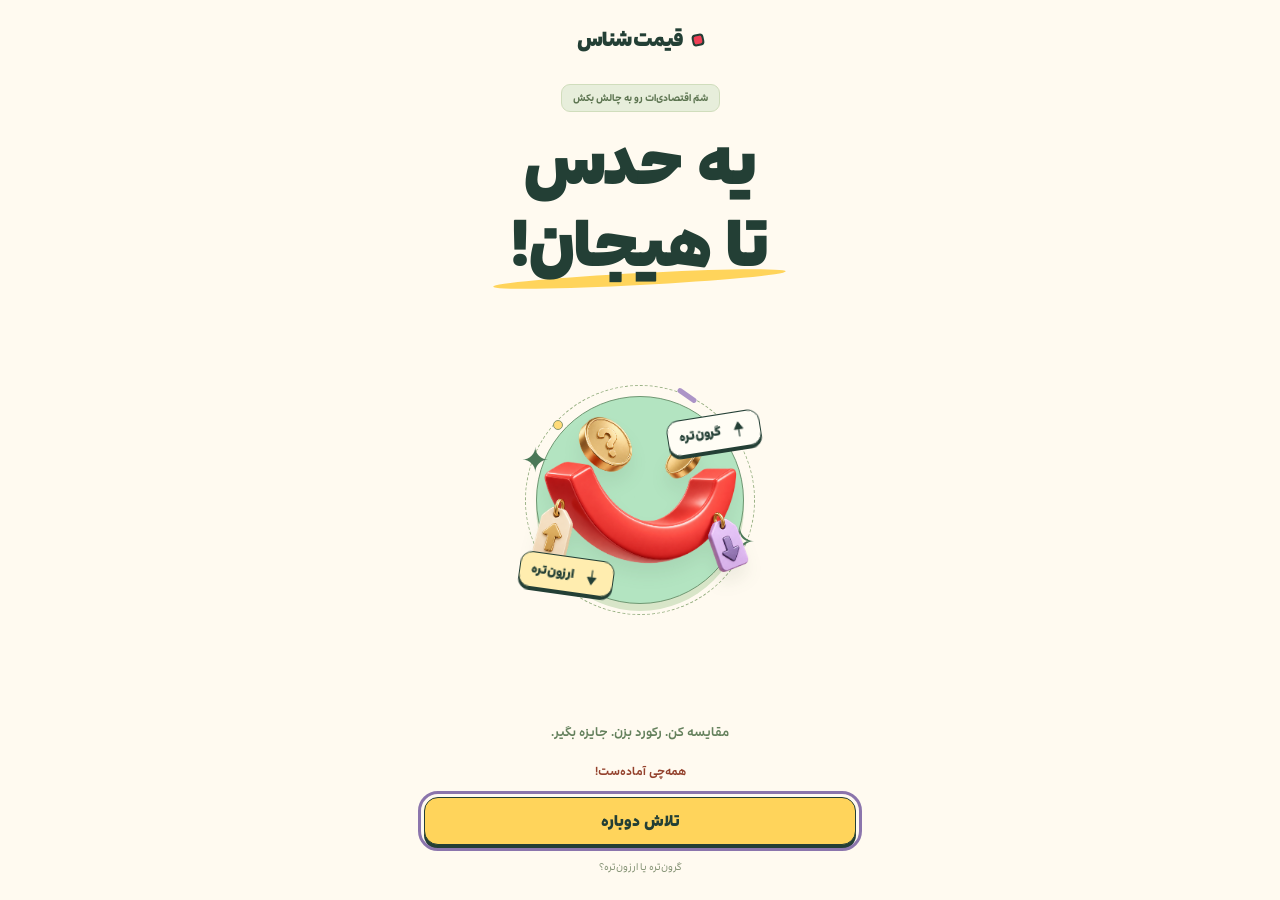
<file: index.html>
<!doctype html>
<html data-release="20261104-boot-fix-31" lang="fa" dir="rtl" data-launch="pending" data-source="5f0cea2">
<head>
<meta charset="utf-8">
<meta name="viewport" content="width=device-width, initial-scale=1, viewport-fit=cover">
<meta name="referrer" content="no-referrer">
<meta name="color-scheme" content="only light">
<title>قیمت‌شناس | نسخهٔ اپ موبایل</title>
<style>html,body{margin:0;background:#fffaf0}html[data-launch="pending"],html[data-launch="pending"] body,html[data-launch="pending"] #app{background:#fffaf0!important;background-image:none!important}html[data-launch="pending"] body::before{display:none!important}</style>
<meta name="theme-color" content="#fffaf0">
<link rel="icon" href="assets/game-logo.webp">
<meta name="description" content="قیمت‌شناس: قیمت کدوم کالا بیشتره؟ بازی مقایسهٔ قیمت کالاهای دیجیتال و گیمینگ.">
<!-- Play-only redesign 2026-10-24; intentionally diverges from the main game.
     Original Play demo: the player of gheimat-shenas (src/, styles/, fonts/, assets/) copied unchanged from the revision in data-source by
     sync-from-gheimat-shenas.sh; play/ stands in for the Super App host and the backend in this browser. -->
<link rel="preload" href="fonts/digikala-wght.woff2" as="font" type="font/woff2" crossorigin>
<link rel="stylesheet" href="styles/fonts.css?v=20261104-boot-fix-31">
<link rel="stylesheet" href="styles/tokens.css?v=20261104-boot-fix-31">
<link rel="stylesheet" href="styles/game.css?v=20261104-boot-fix-31">
<link rel="stylesheet" href="play/play.css?v=20261104-boot-fix-31">
<link rel="stylesheet" href="styles/play-redesign.css?v=20261104-boot-fix-31">
<link rel="stylesheet" href="styles/game-ui.css?v=20261104-boot-fix-31">
<link rel="stylesheet" href="styles/splash.css?v=20261104-boot-fix-31">
<link rel="stylesheet" href="styles/home-redesign.css?v=20261104-boot-fix-31">
<link rel="stylesheet" href="styles/mobile-app.css?v=20261104-boot-fix-31">
<link rel="stylesheet" href="styles/mobile-game.css?v=20261104-boot-fix-31">
<link rel="stylesheet" href="styles/learning.css?v=20261104-boot-fix-31">
<link rel="stylesheet" href="styles/entry-experience.css?v=20261104-boot-fix-31">
<link rel="preload" href="assets/brand-smile-v2.png" as="image">
<link rel="stylesheet" href="styles/experience-polish.css?v=20261104-boot-fix-31">
<link rel="stylesheet" href="styles/attention-flow.css?v=20261104-boot-fix-31">
<link rel="stylesheet" href="styles/refinement.css?v=20261104-boot-fix-31">
<link rel="stylesheet" href="styles/revision-shell.css?v=20261104-boot-fix-31">
<link rel="stylesheet" href="styles/vivid-play.css?v=20261104-boot-fix-31">
<link rel="stylesheet" href="styles/requested-layout.css?v=20261104-boot-fix-31">
<link rel="stylesheet" href="styles/requested-onboarding.css?v=20261104-boot-fix-31">
<link rel="stylesheet" href="styles/scenario-b.css?v=20261104-boot-fix-31">
<link rel="stylesheet" href="styles/influencer-release.css?v=20261104-boot-fix-31">
</head>
<body class="pe-play">
<div id="app" class="ph fit gu" aria-live="off"></div>
<script type="module" src="play/boot.js?v=20261104-boot-fix-31"></script>
</body>
</html>
</file>
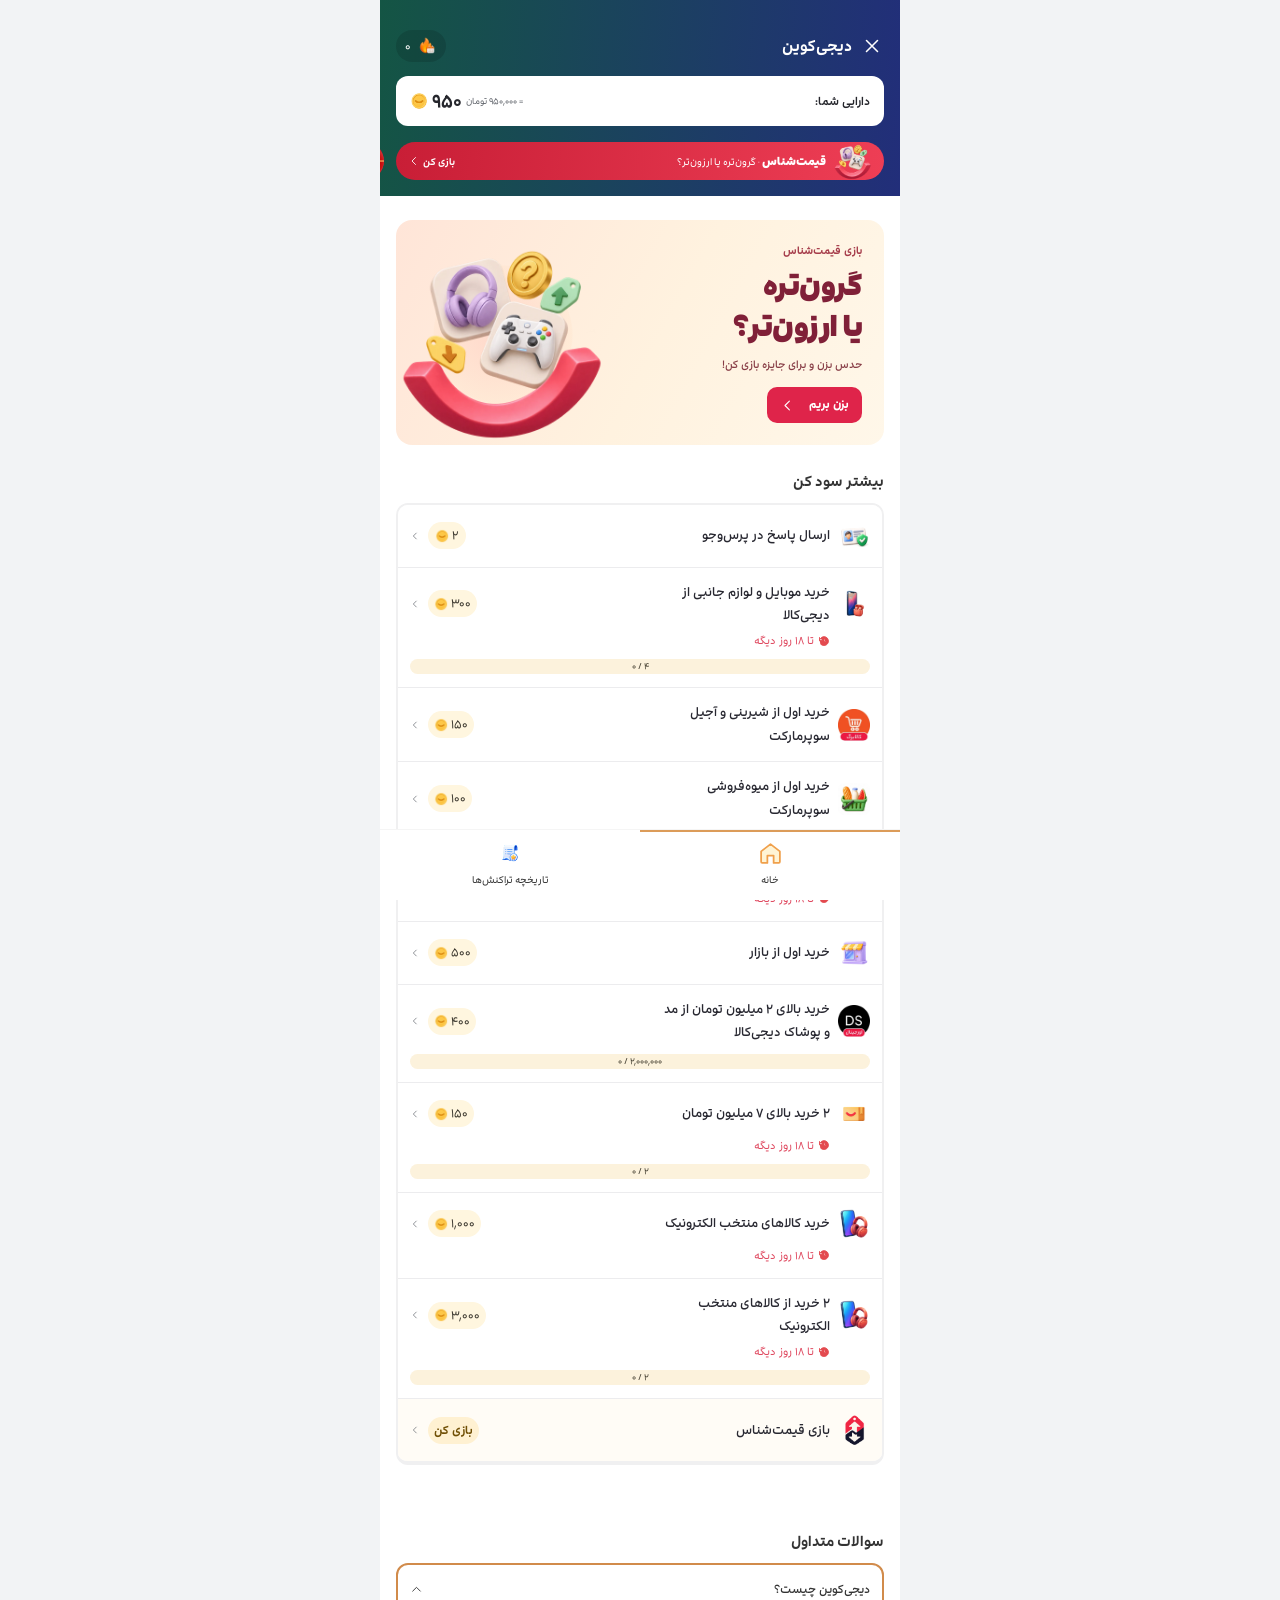
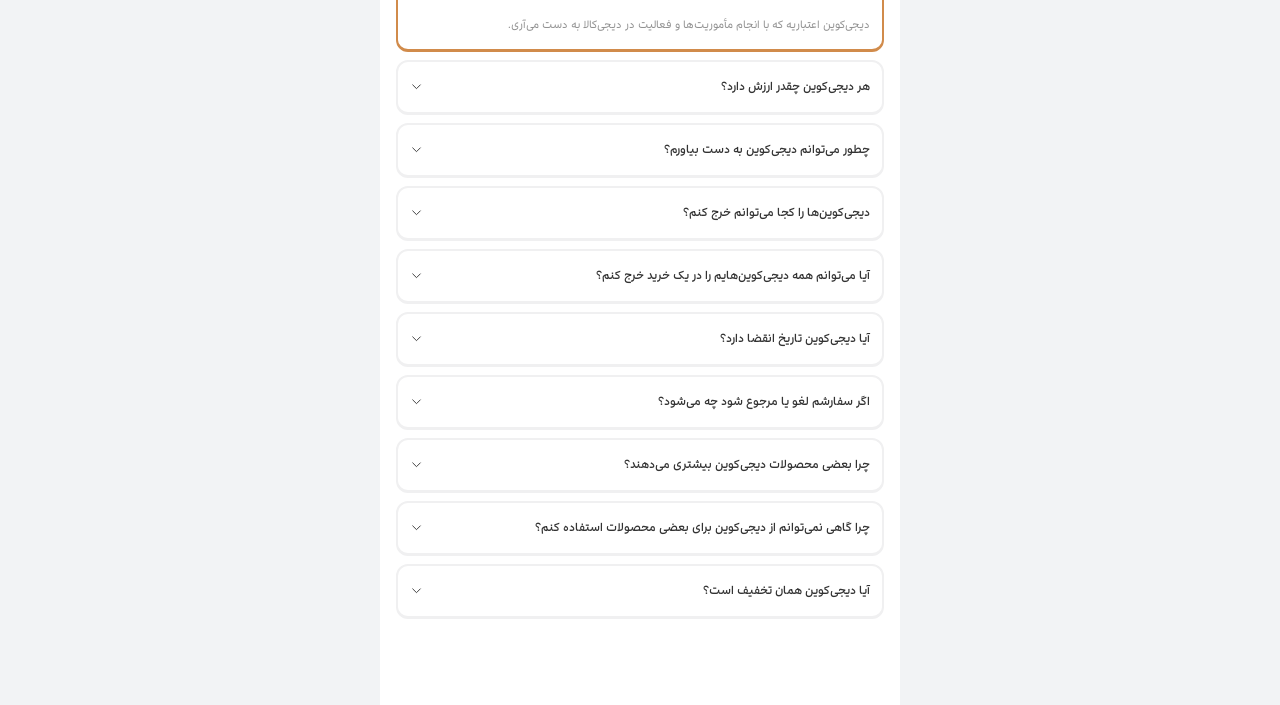
<file: digicoin/index.html>
<!doctype html>
<html lang="fa" dir="rtl">
<head>
  <meta charset="utf-8">
  <meta name="viewport" content="width=device-width, initial-scale=1, viewport-fit=cover">
  <meta name="theme-color" content="#ffffff">
  <meta name="robots" content="noindex">
  <meta name="description" content="دیجی‌کوین، مأموریت‌ها و بازی قیمت‌شناس">
  <title>دیجی‌کوین | بازی قیمت‌شناس</title>
  <link rel="icon" href="../assets/digicoin.svg">
  <link rel="preload" href="../fonts/digikala-wght.woff2" as="font" type="font/woff2" crossorigin>
  <link rel="stylesheet" href="../styles/fonts.css">
  <link rel="stylesheet" href="../styles/digicoin-mock.css?v=20261104-boot-fix-31">
</head>
<body data-mock-page="coins">
  <div id="mock-app"></div>
  <script type="module" src="../src/digicoin-mock.js?v=20261104-boot-fix-31"></script>
</body>
</html>
</file>
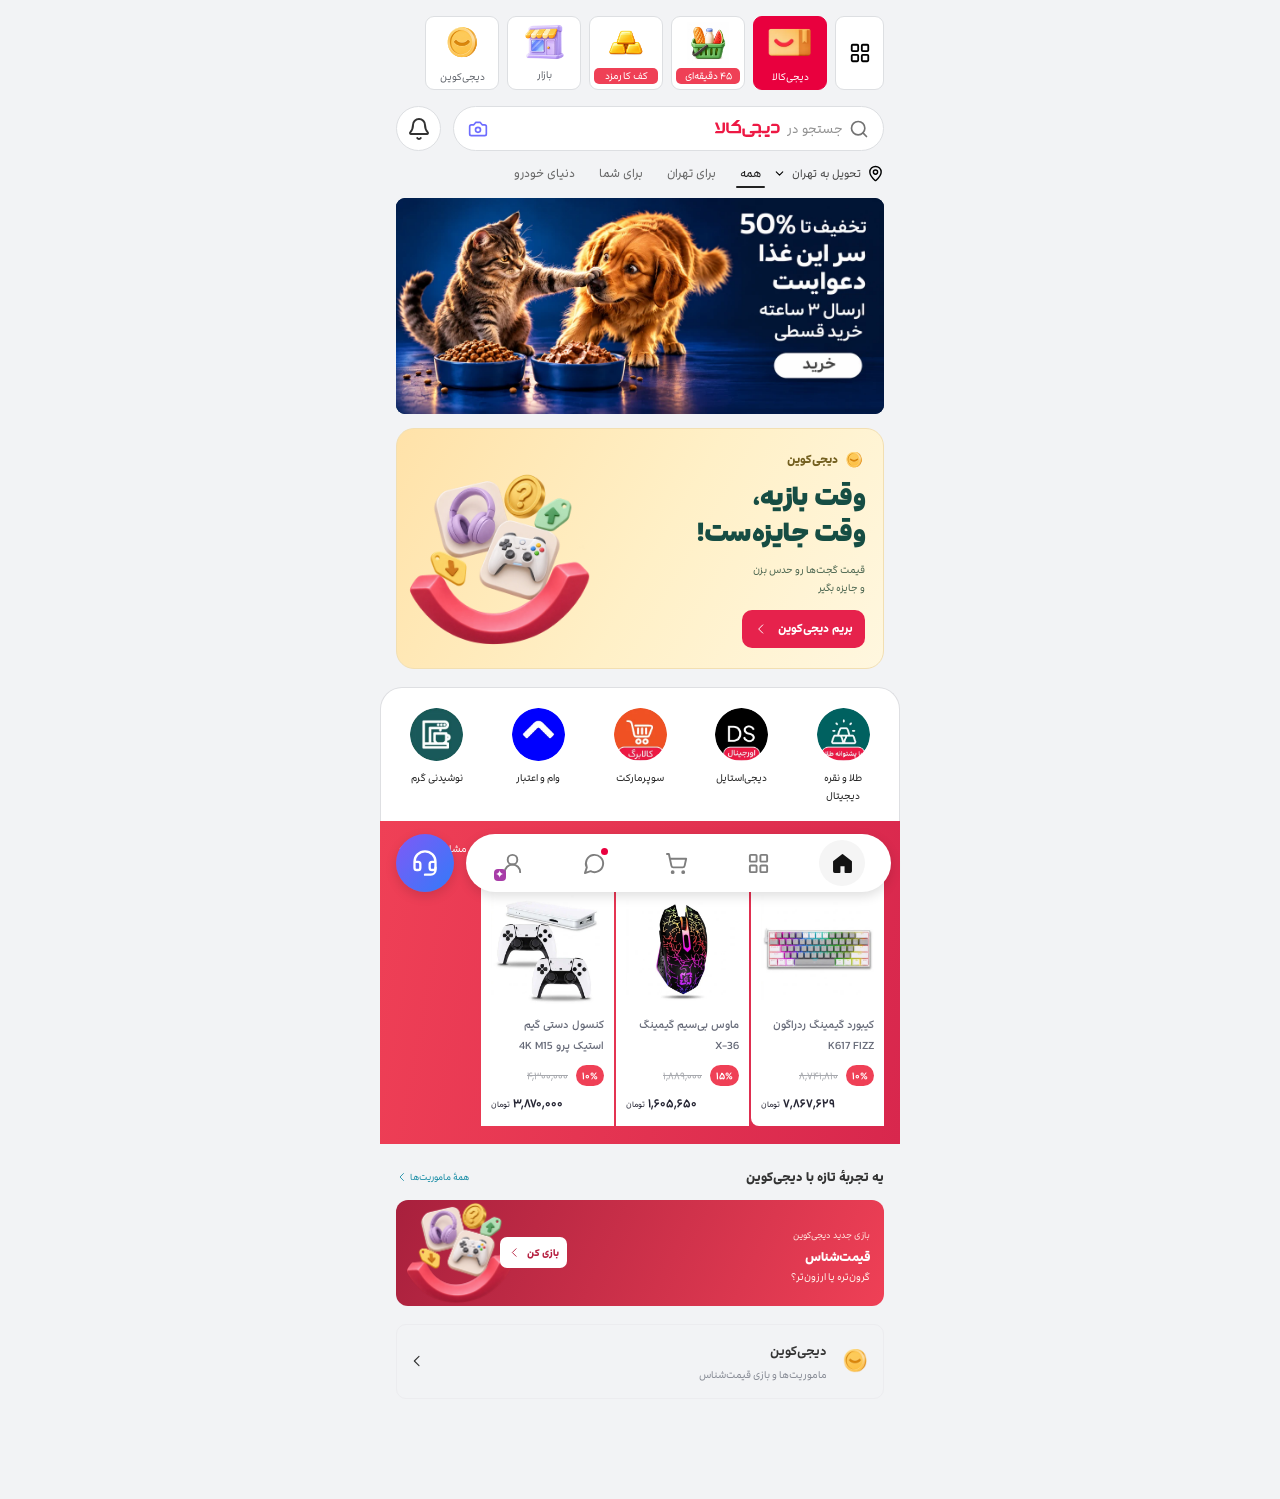
<file: digikala/index.html>
<!doctype html>
<html lang="fa" dir="rtl">
<head>
  <meta charset="utf-8">
  <meta name="viewport" content="width=device-width, initial-scale=1, viewport-fit=cover">
  <meta name="theme-color" content="#ffffff">
  <meta name="robots" content="noindex">
  <meta name="description" content="ماک دیجی‌کالا برای نمایش مسیر دیجی‌کوین و بازی قیمت‌شناس">
  <title>دیجی‌کالا | خانه</title>
  <link rel="icon" href="../assets/digikala-logo.svg">
  <link rel="preload" href="../fonts/digikala-wght.woff2" as="font" type="font/woff2" crossorigin>
  <link rel="stylesheet" href="../styles/fonts.css">
  <link rel="stylesheet" href="../styles/digicoin-mock.css?v=20261104-boot-fix-31">
</head>
<body data-mock-page="store">
  <div id="mock-app"></div>
  <script type="module" src="../src/digicoin-mock.js?v=20261104-boot-fix-31"></script>
</body>
</html>
</file>
<file: styles/fonts.css>
/* Digikala (supplied variable font, weight 100–900), self-hosted: woff2 for the web, woff / ttf as fallbacks of the same
   family (redesign §2). font-display: swap plus the loader in main.js: no frame ever shows another font. */
@font-face {
  font-family: Digikala;
  font-style: normal;
  font-weight: 100 900;
  font-display: swap;
  src: url(../fonts/digikala-wght.woff2) format('woff2'), url(../fonts/digikala-wght.woff) format('woff'), url(../fonts/digikala-wght.ttf) format('truetype');
}
</file>
<file: styles/tokens.css>
/* قیمت‌شناس · redesign 2026-10-21 (§2). Proposed values from the spec: white base, Digikala red for actions, neutral
   surfaces, pastel yellow for the DigiCoin balance, and each badge's own colour. Light theme only. */
:root, [data-theme="light"] {
  color-scheme: only light;
  --bg: #FFFFFF;
  --ink: #23252B;            /* main text */
  --ink-2: #62666F;          /* secondary text (4.6:1 on white) */
  --ink-3: #8A8F99;          /* decorative / disabled only, never the only carrier of meaning */
  --red: #EF4056;            /* action */
  --red-ink: #C8102E;        /* red text on white (5.6:1) */
  --red-press: #D9283F;
  --red-tint: #FFEEF0;
  --surface: #F5F6F8;        /* neutral surface */
  --surface-2: #ECEEF2;
  --line: #E3E5EA;
  --coin-bg: #FFF2C9;        /* pastel yellow of the balance */
  --coin-ink: #6B4E00;
  --gold: #E3A92B;
  --gold-2: #C88A12;
  --ok: #0A7A5F;
  --ok-tint: #E7F6F0;
  --no: #C42537;
  --no-tint: #FDECEE;
  --warn: #9A5300;
  --warn-tint: #FFF4E5;
  --lilac: #F4F3FB;          /* record card */
  --cream: #FFFBF1;          /* checkpoint celebration */
  --cream-ink: #5A4210;
  --focus: #1F5FD6;
  --scrim: rgba(35, 37, 43, 0.56);

  --gutter: 16px;
  --gap: 16px;
  --gap-l: 24px;
  --radius: 20px;
  --radius-l: 24px;
  --radius-s: 14px;
  --touch: 48px;

  --font: Digikala;   /* only the supplied family is ever loaded; main.js waits for it before painting text */
  --shadow-sheet: 0 -8px 24px rgba(35, 37, 43, 0.06);
  --shadow-card: 0 2px 10px rgba(35, 37, 43, 0.06);
  --ease: cubic-bezier(.3, .7, .2, 1);
}
</file>
<file: styles/game.css>
/* قیمت‌شناس · redesign 2026-10-21. One stylesheet for every screen; sizes follow §2 at a 390 px width.
   Logical properties everywhere (inline-start = right in RTL), so nothing is mirrored twice. */
*, *::before, *::after { box-sizing: border-box; }
html, body { margin: 0; height: 100%; background: var(--bg); }
/* Font failure never hides the application. */            /* no frame is ever painted in another font (§2) */
body { font-family: var(--font); color: var(--ink); font-size: 15px; line-height: 1.7; -webkit-text-size-adjust: 100%; -webkit-tap-highlight-color: transparent; }
button, input, select, textarea { font: inherit; color: inherit; }
button { cursor: pointer; }
img { display: block; max-width: 100%; }
h1, h2, h3, p, dl, dd, ol, ul { margin: 0; }
ol, ul { padding: 0; list-style: none; }
:focus-visible { outline: 3px solid var(--focus); outline-offset: 2px; }
.pe-sr { position: absolute !important; width: 1px; height: 1px; overflow: hidden; clip: rect(0 0 0 0); white-space: nowrap; }
.q-flex { flex: 1 1 auto; }

#app { position: relative; width: 100%; max-width: 520px; height: 100dvh; margin: 0 auto; overflow: hidden; background: var(--bg); }
@supports not (height: 100dvh) { #app { height: 100vh; } }
.q-screenhost, .q-cphost { position: absolute; inset: 0; }
.q-cphost:empty { display: none; }
.q-page { position: absolute; inset: 0; display: flex; flex-direction: column; background: var(--bg);
  padding: max(8px, env(safe-area-inset-top)) var(--gutter) max(12px, env(safe-area-inset-bottom)); }

/* ---------------------------------------------------------------- primitives */
.q-iconbtn { flex: none; width: 44px; height: 44px; display: grid; place-items: center; border: 0; border-radius: 50%; background: transparent; color: var(--ink); margin-inline-start: -10px; }
.q-iconbtn:active { background: var(--surface); }
.q-iconbtn[disabled] { opacity: .35; }
.q-hdr { flex: none; display: flex; align-items: center; gap: 8px; min-height: 52px; }
.q-hdr__t { flex: 1 1 auto; font-size: 20px; font-weight: 800; line-height: 1.4; }
.q-hdr__end { flex: none; display: flex; align-items: center; gap: 8px; }
.q-hdr--bare { justify-content: flex-start; }

.q-btn { display: flex; align-items: center; justify-content: center; gap: 10px; width: 100%; min-height: 56px; padding: 0 20px; border: 0; border-radius: 16px;
  font-size: 19px; font-weight: 700; line-height: 1.3; position: relative; transition: background-color .15s, transform .1s; }
.q-btn > span { flex: 1 1 auto; text-align: center; }
.q-btn__i { flex: none; display: grid; place-items: center; width: 24px; height: 24px; font-style: normal; }   /* written after the label: on the left */
.q-btn__i svg { width: 22px; height: 22px; }
.q-btn--primary { background: var(--red); color: #fff; }
.q-btn--primary:active:not([disabled]) { background: var(--red-press); transform: scale(.99); }
.q-btn--primary[disabled] { background: #F4A5AF; color: #fff; }
.q-btn--secondary { background: #fff; color: var(--ink); border: 1.5px solid var(--line); }
.q-btn--secondary[disabled] { color: var(--ink-3); }
.q-btn--danger { background: var(--no-tint); color: var(--no); }
.q-btn--text { width: auto; min-height: 44px; padding: 0 12px; background: transparent; color: var(--ink-2); font-size: 16px; font-weight: 600; }
.q-btn--text[disabled] { color: var(--ink-3); }
.q-btn[aria-busy="true"] { cursor: progress; }

.q-spin { display: inline-block; width: 20px; height: 20px; border-radius: 50%; border: 2.5px solid currentColor; border-inline-end-color: transparent; animation: q-spin .8s linear infinite; vertical-align: middle; }
@keyframes q-spin { to { transform: rotate(360deg); } }
.q-status { display: flex; align-items: flex-start; gap: 8px; padding: 10px 12px; border-radius: 12px; background: var(--surface); color: var(--ink); font-size: 14px; font-weight: 500; line-height: 1.7; text-align: start; }
.q-status__i { flex: none; display: grid; place-items: center; width: 20px; height: 24px; color: var(--ink-2); }
.q-status__i .q-spin { width: 16px; height: 16px; }
.q-status--ok { background: var(--ok-tint); } .q-status--ok .q-status__i { color: var(--ok); }
.q-status--no { background: var(--no-tint); } .q-status--no .q-status__i { color: var(--no); }
.q-status--warn { background: var(--warn-tint); } .q-status--warn .q-status__i { color: var(--warn); }
.q-pill { display: flex; align-items: center; gap: 8px; padding: 8px 12px; border-radius: 12px; background: var(--surface); font-size: 14px; font-weight: 500; }
.q-pill > span { flex: 1 1 auto; }
.q-pill__btn { border: 0; background: transparent; color: var(--red-ink); font-weight: 700; min-height: 36px; padding: 0 6px; }
.q-toast { position: absolute; inset-inline: var(--gutter); top: max(60px, calc(env(safe-area-inset-top) + 56px)); z-index: 30; display: flex; align-items: center; gap: 8px;
  padding: 12px 14px; border-radius: 14px; background: var(--ink); color: #fff; font-size: 14px; font-weight: 600; box-shadow: 0 8px 24px rgba(0,0,0,.18); animation: q-in .25s var(--ease); }
.q-toast svg { flex: none; color: #7BE0BF; } .q-toast--no svg { color: #FF9AA7; }
@keyframes q-in { from { opacity: 0; transform: translateY(-8px); } }
.q-skel { background: linear-gradient(90deg, var(--surface) 0%, var(--surface-2) 50%, var(--surface) 100%); background-size: 200% 100%; animation: q-shimmer 1.4s linear infinite; }
@keyframes q-shimmer { to { background-position: -200% 0; } }
.q-coin { flex: none; }
.q-logo { display: inline-grid; place-items: center; background: var(--red); color: #fff; border-radius: 28%; --tag-hole: var(--red); }
.q-logo svg { width: 58%; height: 58%; }
.q-logo--xl { width: 128px; height: 128px; border-radius: 34px; }
.q-logo--s { width: 30px; height: 30px; border-radius: 9px; }
.q-img { display: grid; place-items: center; overflow: hidden; background: #fff; border-radius: 12px; }
.q-img img, .q-img svg { width: 100%; height: 100%; object-fit: contain; }
.q-img--none { background: var(--surface); }
.q-label { display: block; font-size: 12px; font-weight: 500; color: var(--ink-2); line-height: 1.5; }
.q-price { display: flex; align-items: baseline; gap: 6px; }
.q-price b { font-size: 30px; font-weight: 800; line-height: 1.25; letter-spacing: -.01em; unicode-bidi: isolate; font-variant-numeric: tabular-nums; }
.q-price small { font-size: 13px; font-weight: 500; color: var(--ink-2); }

/* sheets / modals */
.q-scrim { position: absolute; inset: 0; z-index: 20; display: flex; align-items: flex-end; background: var(--scrim); animation: q-fade .2s; }
@keyframes q-fade { from { opacity: 0; } }
.q-sheet { position: relative; width: 100%; padding: 24px var(--gutter) max(16px, env(safe-area-inset-bottom)); background: #fff; border-radius: 24px 24px 0 0; text-align: center; animation: q-up .28s var(--ease); }
@keyframes q-up { from { transform: translateY(24px); opacity: .6; } }
.q-sheet h2 { font-size: 20px; font-weight: 800; line-height: 1.5; }
.q-sheet > p { margin-top: 6px; color: var(--ink-2); font-size: 15px; }
.q-sheet .q-status { margin-top: 12px; }
.q-sheet__icon { display: inline-grid; place-items: center; width: 56px; height: 56px; margin-bottom: 8px; border-radius: 50%; background: var(--surface); color: var(--ink-2); }
.q-sheet__icon--warn { background: var(--warn-tint); color: var(--warn); }
.q-sheet__btns { display: grid; gap: 10px; margin-top: 18px; }
.q-sheet__x { position: absolute; inset-inline-start: 18px; top: 12px; margin: 0; }   /* close at the physical right */

/* system pages */
.q-state { flex: 1 1 auto; display: flex; flex-direction: column; align-items: center; justify-content: center; gap: 10px; text-align: center; padding-bottom: 40px; }
.q-state__i { display: grid; place-items: center; width: 72px; height: 72px; border-radius: 50%; background: var(--surface); color: var(--ink-2); margin-bottom: 6px; }
.q-state__i--no { background: var(--no-tint); color: var(--no); } .q-state__i--warn { background: var(--warn-tint); color: var(--warn); } .q-state__i--ok { background: var(--ok-tint); color: var(--ok); }
.q-state h2 { font-size: 22px; font-weight: 800; }
.q-state p { color: var(--ink-2); max-width: 30ch; }
.q-state__a { display: grid; gap: 10px; width: 100%; margin-top: 16px; }

/* ---------------------------------------------------------------- G00 splash */
.q-splash { align-items: center; text-align: center; }
.q-splash__mid { flex: 1 1 auto; display: flex; flex-direction: column; align-items: center; justify-content: center; gap: 4px; padding-top: 40px; }
.q-splash__mid h1 { margin-top: 28px; font-size: 40px; font-weight: 800; line-height: 1.3; }
.q-splash__mid p { font-size: 18px; color: var(--ink-2); }
.q-splash__foot { flex: none; display: grid; gap: 14px; justify-items: center; width: 100%; padding-bottom: 32px; color: var(--ink-2); font-size: 15px; }
.q-dots { display: flex; gap: 8px; } .q-dots i { width: 8px; height: 8px; border-radius: 50%; background: var(--red); animation: q-dot 1.2s infinite ease-in-out; }
.q-dots i:nth-child(2) { animation-delay: .15s; } .q-dots i:nth-child(3) { animation-delay: .3s; }
@keyframes q-dot { 0%, 80%, 100% { opacity: .3; transform: scale(.8); } 40% { opacity: 1; transform: none; } }

/* ---------------------------------------------------------------- G01 home */
.q-home { padding-inline: 0; padding-bottom: 0; }
.q-home > .q-hdr { padding-inline: var(--gutter); gap: 6px; }
.q-brand { display: flex; align-items: center; gap: 8px; min-width: 0; }
.q-brand b { font-size: 20px; font-weight: 800; white-space: nowrap; overflow: hidden; text-overflow: ellipsis; }
.q-bal { flex: none; display: inline-flex; align-items: center; gap: 6px; height: 40px; padding: 0 12px; border-radius: 14px; background: var(--coin-bg); color: var(--coin-ink); }
.q-bal b { font-size: 17px; font-weight: 800; font-variant-numeric: tabular-nums; }
.q-guidebtn { flex: none; min-height: 44px; padding: 0 4px; border: 0; background: transparent; color: var(--ink-2); font-size: 14px; font-weight: 600; white-space: nowrap; }
.q-home__scroll { flex: 1 1 auto; min-height: 0; overflow-y: auto; overscroll-behavior: contain; padding: 8px var(--gutter) 16px; display: flex; flex-direction: column; gap: var(--gap-l); }
.q-record { flex: none; display: flex; align-items: center; justify-content: space-between; gap: 12px; padding: 18px 20px; border-radius: var(--radius-l); background: var(--lilac); }
.q-record div { display: grid; }
.q-record span { font-size: 16px; font-weight: 600; }
.q-record b { font-size: 48px; font-weight: 800; line-height: 1.15; }
.q-record small { font-size: 13px; color: var(--ink-2); }
.q-record img { width: 96px; height: auto; }
.q-hist__hd { display: flex; align-items: baseline; justify-content: space-between; gap: 8px; margin-bottom: 10px; }
.q-hist__hd h2 { font-size: 19px; font-weight: 800; }
.q-hist__hd span { font-size: 13px; color: var(--ink-2); }
.q-hist__row { display: flex; gap: 10px; overflow-x: auto; scroll-snap-type: x proximity; padding: 2px 2px 6px; margin: 0 -2px; scrollbar-width: none; }
.q-hist__row::-webkit-scrollbar { display: none; }
.q-pcard { flex: none; width: 116px; min-height: 148px; scroll-snap-align: start; display: flex; flex-direction: column; align-items: center; gap: 6px; padding: 12px 10px; border-radius: 18px; border: 1.5px solid transparent; background: var(--surface); text-align: center; }
.q-pcard .q-img { width: 64px; height: 64px; background: transparent; }
.q-pcard .q-img img { mix-blend-mode: multiply; }
.q-pcard__t { font-size: 13px; font-weight: 600; line-height: 1.6; display: -webkit-box; -webkit-line-clamp: 2; -webkit-box-orient: vertical; overflow: hidden; }
.q-pcard__loss { margin-top: auto; font-size: 12px; font-weight: 800; color: var(--red-ink); }
.q-pcard.is-loss { border-color: var(--red); background: #FFF7F8; }
.q-hist__empty { display: grid; gap: 8px; justify-items: start; padding: 18px; border-radius: 18px; background: var(--surface); color: var(--ink-2); font-size: 14px; }
.q-homesheet { flex: none; display: flex; flex-direction: column; align-items: center; gap: 8px; padding: 18px var(--gutter) max(14px, env(safe-area-inset-bottom)); border-radius: 28px 28px 0 0; background: #FAFAFB; box-shadow: var(--shadow-sheet); text-align: center; }
.q-homesheet h2 { font-size: 24px; font-weight: 800; line-height: 1.4; }
.q-homesheet .q-status { width: 100%; }
.q-chances { font-size: 16px; font-weight: 500; }
.q-chances b { font-weight: 800; }
.q-compare { display: flex; align-items: center; gap: 6px; height: clamp(56px, 13vh, 104px); }   /* the decorative art shrinks before any text does */
.q-compare__t { display: grid; place-items: center; height: 100%; aspect-ratio: 1; border-radius: 26%; }
.q-compare__t svg { width: 55%; height: 55%; }
.q-compare__t--a { background: #FFE3E7; color: var(--red); --tag-hole: #FFE3E7; }
.q-compare__t--b { background: #FFEFC0; color: #D49B1F; --tag-hole: #FFEFC0; }
.q-compare__x { color: var(--red); } .q-compare__x svg { width: 26px; height: 26px; }
@media (max-height: 680px) {
  .q-home__scroll { gap: 16px; } .q-record { padding-block: 10px; } .q-record b { font-size: 36px; } .q-record img { width: 76px; }
  .q-pcard { min-height: 124px; padding-block: 8px; } .q-pcard .q-img { width: 52px; height: 52px; }
  .q-compare { height: 48px; } .q-homesheet { gap: 6px; padding-top: 14px; } .q-homesheet h2 { font-size: 21px; }
}
@media (max-width: 374px) { .q-brand b { font-size: 17px; } .q-guidebtn { font-size: 13px; } .q-bal { padding: 0 9px; } .q-home > .q-hdr { gap: 4px; } }

/* daily reward */
.q-daily__streak { display: inline-flex; align-items: baseline; gap: 6px; padding: 4px 14px; border-radius: 999px; background: var(--coin-bg); color: var(--coin-ink); }
.q-daily__streak b { font-size: 20px; font-weight: 800; }
.q-daily h2 { margin-top: 10px; }
.q-days { display: flex; justify-content: space-between; gap: 4px; margin-top: 16px; }   /* RTL flow: the first day of the window is at the right */
.q-days li { flex: 1 1 0; display: grid; justify-items: center; gap: 4px; font-size: 12px; color: var(--ink-2); }
.q-day__c { display: grid; place-items: center; width: 36px; height: 36px; border-radius: 50%; background: var(--surface); color: #fff; }
.q-days li.is-on .q-day__c { background: var(--ok); }
.q-days li.is-today { color: var(--ink); font-weight: 800; }
.q-days li.is-today .q-day__c { box-shadow: 0 0 0 2px var(--red); }
.q-daily__rw { display: inline-flex; align-items: center; gap: 6px; margin-top: 16px; font-size: 16px; color: var(--coin-ink); }
.q-daily__rw b { font-size: 26px; font-weight: 800; }
.q-daily__rw .q-coin { width: 26px; height: 26px; }

/* ---------------------------------------------------------------- G02 guide, onboarding */
.q-guide__body { flex: 1 1 auto; min-height: 0; overflow-y: auto; padding-bottom: 12px; }
.q-gsec { display: flex; gap: 16px; padding: 18px 0; border-bottom: 1.5px solid var(--surface-2); }
.q-gsec h2 { font-size: 18px; font-weight: 800; line-height: 1.6; }
.q-gsec p { font-size: 15px; color: var(--ink-2); line-height: 1.9; }
.q-gart { flex: none; display: grid; place-items: center; width: 64px; height: 64px; border-radius: 18px; background: var(--red-tint); color: var(--red); --tag-hole: var(--red-tint); }
.q-gart--compare { grid-auto-flow: column; gap: 0; }
.q-gart--compare i { display: block; width: 26px; height: 26px; } .q-gart--compare i:last-child { color: #D49B1F; transform: translateY(8px); }
.q-gart--compare svg { width: 100%; height: 100%; }
.q-gart--badges { grid-auto-flow: column; background: #FFF6E0; }
.q-gart--badges img { width: 24px; height: auto; margin-inline: -3px; }
.q-gart--badges img:nth-child(2) { transform: translateY(-6px); }
.q-foot { flex: none; display: grid; gap: 10px; padding-top: 12px; }
.q-foot--row { grid-template-columns: 1fr auto; align-items: center; }
.q-foot--row .q-status { grid-column: 1 / -1; }

.q-onb--1 { position: absolute; inset: 0; overflow: hidden; }
.q-onb__scene { position: absolute; inset: 0 0 calc(132px + env(safe-area-inset-bottom)) 0; }   /* the sandbox stays above the panel, so every lesson target is visible */
.q-spot { position: absolute; inset: 0; pointer-events: auto; }
.q-spot__hole { position: absolute; border-radius: 20px; box-shadow: 0 0 0 200vmax rgba(35,37,43,.55); transition: left .45s var(--ease), top .45s var(--ease), width .45s var(--ease), height .45s var(--ease); }
.q-spot__tip { position: absolute; inset-inline: var(--gutter); z-index: 2; padding: 16px 18px; border-radius: 20px; background: #fff; text-align: center; box-shadow: 0 10px 30px rgba(0,0,0,.2); transition: top .45s var(--ease); }
.q-spot__tip h2 { font-size: 18px; font-weight: 800; }
.q-spot__tip p { font-size: 14px; color: var(--ink-2); }
.q-spot__dots { display: flex; justify-content: center; gap: 6px; margin-top: 8px; }
.q-spot__dots i { width: 6px; height: 6px; border-radius: 50%; background: var(--surface-2); } .q-spot__dots i.is-on { background: var(--red); width: 16px; border-radius: 3px; }
.q-spot__nav { display: flex; justify-content: space-between; margin-top: 4px; }
.q-onb__panel { position: absolute; inset-inline: 0; bottom: 0; z-index: 3; padding: 16px var(--gutter) max(14px, env(safe-area-inset-bottom)); background: #fff; border-radius: 26px 26px 0 0; text-align: center; }
.q-onb__n { font-size: 14px; color: var(--ink-2); margin-bottom: 10px; }
.q-onb__panel .q-status { margin-bottom: 10px; }
.q-onb__btns { display: grid; grid-template-columns: 1fr auto; gap: 10px; align-items: center; }
.q-onb2 { flex: 1 1 auto; min-height: 0; overflow-y: auto; text-align: center; padding-top: 4px; }
.q-onb2 h1 { font-size: 32px; font-weight: 800; line-height: 1.4; }
.q-onb2__sub { margin-top: 6px; font-size: 17px; color: var(--ink-2); }
.q-badgegrid { display: grid; grid-template-columns: 1fr 1fr; gap: 16px 12px; margin-top: 22px; }
.q-badgegrid li { display: grid; justify-items: center; gap: 2px; }
.q-onb2__note { margin-top: 18px; font-size: 14px; color: var(--ink-2); }
@media (max-height: 700px) { .q-onb2 h1 { font-size: 28px; } }

/* ---------------------------------------------------------------- gameplay */
.q-game { gap: 12px; }
.q-hdr--game .q-hdr__t { font-size: 20px; }
.q-score { display: inline-flex; align-items: baseline; gap: 4px; padding: 4px 12px; border-radius: 12px; background: var(--surface); }
.q-score b { font-size: 20px; font-weight: 800; font-variant-numeric: tabular-nums; }
.q-score small { font-size: 12px; color: var(--ink-2); }
.q-track { flex: none; position: relative; height: 64px; margin-inline: 22px 20px; }
.q-track__line { position: absolute; inset-inline: 0; top: 18px; height: 6px; border-radius: 3px; background: var(--surface-2); overflow: hidden; }
.q-track__line i { position: absolute; inset-block: 0; inset-inline-start: 0; width: calc(var(--f) * 100%); background: var(--red); border-radius: 3px; transition: width .4s var(--ease); }
.q-track ol { position: absolute; inset: 0; }
.q-track li { position: absolute; top: 0; inset-inline-start: var(--x); transform: translateX(50%); display: grid; justify-items: center; gap: 2px; }   /* RTL: shift right by half to centre on --x */
.q-track__ic { display: grid; place-items: center; width: 42px; height: 42px; margin-top: -0px; filter: grayscale(.25); opacity: .85; }
.q-track li.is-done .q-track__ic { filter: none; opacity: 1; }
.q-track__ic img { width: 34px; height: auto; }
.q-track__n { font-size: 13px; font-weight: 700; line-height: 1; }
.q-stack { position: relative; display: grid; place-items: center; }
.q-stack b { position: absolute; inset-inline-start: 50%; top: 50%; transform: translate(40%, -40%); font-size: 13px; font-weight: 800; color: #5A3E00; }
.q-timer { flex: none; position: relative; display: flex; align-items: center; justify-content: space-between; gap: 12px; min-height: 64px; padding: 6px 22px 10px; border-radius: 18px;
  border: 2px solid var(--line); background: var(--surface); overflow: hidden; color: var(--ink-2); }
.q-timer__n { min-width: 2.2ch; font-size: 34px; font-weight: 800; line-height: 1; font-variant-numeric: tabular-nums; text-align: center; color: var(--ink-3); }
.q-timer__l { font-size: 15px; font-weight: 500; }
.q-timer__bar { position: absolute; inset-inline: 14px; bottom: 6px; height: 4px; border-radius: 2px; background: var(--line); transform-origin: right center; }
.q-timer.is-run, .q-timer.is-low { border-color: #F7A3AE; background: #FFF4F5; }
.q-timer.is-run .q-timer__n { color: var(--red-ink); }
.q-timer.is-run .q-timer__l, .q-timer.is-low .q-timer__l { color: var(--red-ink); }
.q-timer.is-run .q-timer__bar, .q-timer.is-low .q-timer__bar { background: var(--red); transform: scaleX(var(--p)); }
.q-timer.is-low { border-color: var(--red); background: #FFE7EA; }
.q-timer.is-low .q-timer__n { color: var(--no); animation: q-pulse 1s ease-in-out infinite; }
.q-timer.is-low .q-timer__l { font-weight: 800; }
@keyframes q-pulse { 50% { transform: scale(1.12); } }
.q-timer.is-zero { border-color: var(--no); background: var(--no-tint); }
.q-timer.is-zero .q-timer__n, .q-timer.is-zero .q-timer__l { color: var(--no); font-weight: 800; }
.q-timer.is-busy { color: var(--ink); }
.q-timer.is-busy .q-spin { color: var(--red); width: 28px; height: 28px; }
.q-timer__ok { display: grid; place-items: center; width: 40px; height: 40px; border-radius: 50%; background: var(--surface-2); color: var(--ink-2); }
.q-game__main { flex: 1 1 auto; min-height: 0; display: flex; flex-direction: column; gap: 12px; }

.q-ref { flex: none; display: flex; align-items: center; gap: 14px; min-height: 140px; padding: 14px 16px; border-radius: var(--radius); background: var(--surface); }
.q-ref .q-img { flex: none; width: 76px; height: 76px; }
.q-ref__b { flex: 1 1 auto; min-width: 0; }
.q-ref__t { font-size: 19px; font-weight: 700; line-height: 1.55; display: -webkit-box; -webkit-line-clamp: 2; -webkit-box-orient: vertical; overflow: hidden; overflow-wrap: anywhere; }
.q-ref .q-price { margin-top: 2px; }
.q-ref--strip { min-height: 0; padding-block: 12px; }
.q-ref--strip .q-img { width: 60px; height: 60px; }
.q-ref.q-skel { min-height: 140px; }

.q-invite { flex: 1 1 auto; display: flex; flex-direction: column; align-items: center; justify-content: center; gap: 6px; padding: 20px; border-radius: var(--radius); border: 2px solid var(--line); background: #FBFBFC; text-align: center; }
.q-invite__tag { width: 56px; height: 56px; color: #C9CDD5; --tag-hole: #FBFBFC; } .q-invite__tag svg { width: 100%; height: 100%; }
.q-invite h2 { font-size: 22px; font-weight: 800; }
.q-invite p { font-size: 15px; color: var(--ink-2); }
.q-invite .q-btn { margin-top: 14px; }
.q-invite.is-failed { border-color: #F7A3AE; }
.q-hintline { flex: none; padding: 4px 0 6px; text-align: center; font-size: 14px; color: var(--ink-2); }

.q-cmp { flex: 1 1 auto; min-height: 0; overflow: hidden; display: flex; flex-direction: column; align-items: center; gap: 4px; padding: 12px 16px; border-radius: var(--radius); border: 2px solid var(--line); background: #fff; text-align: center; }
.q-cmp__t { font-size: 19px; font-weight: 700; line-height: 1.55; display: -webkit-box; -webkit-line-clamp: 2; -webkit-box-orient: vertical; overflow: hidden; overflow-wrap: anywhere; }
.q-cmp .q-img { flex: 1 1 auto; width: 100%; max-width: 150px; min-height: 56px; max-height: 120px; aspect-ratio: 1; }
.q-cmp__hint { font-size: 12px; color: var(--ink-2); }
.q-cmp .q-price { justify-content: center; min-height: 40px; align-items: center; }
.q-price--hidden b { color: var(--ink-3); }
.q-price--reveal { padding: 0 12px; border-radius: 12px; }
.q-cmp.is-ok { border-color: var(--ok); } .q-cmp.is-ok .q-price--reveal { background: var(--ok-tint); color: var(--ok); }
.q-cmp.is-no, .q-cmp.is-time { border-color: var(--no); } .q-cmp.is-no .q-price--reveal, .q-cmp.is-time .q-price--reveal { background: var(--no-tint); color: var(--no); }
.q-price--reveal b { font-size: 26px; }

.q-decide { flex: none; display: grid; gap: 10px; }
.q-prompt, .q-verdict { min-height: 32px; display: flex; align-items: center; justify-content: center; gap: 6px; text-align: center; font-size: 16px; font-weight: 600; }
.q-prompt.is-muted { color: var(--ink-2); }
.q-verdict b { font-weight: 800; } .q-verdict span:last-child { color: var(--ink-2); font-weight: 500; }
.q-verdict__i { display: grid; place-items: center; width: 26px; height: 26px; border-radius: 50%; color: #fff; }
.q-verdict--ok .q-verdict__i { background: var(--ok); } .q-verdict--no .q-verdict__i, .q-verdict--time .q-verdict__i { background: var(--no); }
.q-verdict--ok b { color: var(--ok); } .q-verdict--no b, .q-verdict--time b { color: var(--no); }
.q-ans { display: grid; grid-template-columns: 1fr 1fr; gap: 12px; }
.q-ab { display: flex; align-items: center; justify-content: center; gap: 10px; min-height: 60px; padding: 0 14px; border-radius: 16px; border: 2px solid var(--line); background: #fff; font-size: 19px; font-weight: 700; transition: background-color .15s, border-color .15s; }
.q-ab > span { flex: 1 1 auto; text-align: center; }
.q-ab__i { flex: none; display: grid; place-items: center; width: 24px; height: 24px; font-style: normal; color: var(--ink-2); }
.q-ab__m { display: grid; place-items: center; width: 24px; height: 24px; border-radius: 50%; color: #fff; }
.q-ab:active:not([disabled]) { background: var(--surface); }
.q-ab[disabled] { cursor: default; color: var(--ink-3); }
.q-ab.is-picked { border-color: var(--red); color: var(--ink); } .q-ab.is-picked .q-spin { color: var(--red); }
.q-ab.is-ok { border-color: var(--ok); background: var(--ok-tint); color: var(--ok); } .q-ab.is-ok .q-ab__m { background: var(--ok); }
.q-ab.is-no { border-color: var(--no); background: var(--no-tint); color: var(--no); } .q-ab.is-no .q-ab__m { background: var(--no); }
.q-ab.is-truth { border-color: var(--ok); color: var(--ok); } .q-ab.is-truth .q-ab__m { background: var(--ok); }
.q-ab.is-dim { opacity: .55; }
@media (max-height: 700px) { .q-invite { padding: 12px; gap: 2px; } .q-invite__tag { width: 40px; height: 40px; } .q-invite .q-btn { margin-top: 8px; } .q-game { gap: 8px; } .q-ref { min-height: 120px; padding-block: 10px; } .q-ref .q-img { width: 64px; height: 64px; } .q-track { height: 58px; } .q-timer { min-height: 56px; } .q-ab { min-height: 54px; } .q-cmp .q-img { max-height: 84px; } }

/* ---------------------------------------------------------------- G04 checkpoint celebration */
.q-cp { position: absolute; inset: 0; z-index: 40; display: flex; flex-direction: column; padding: max(16px, env(safe-area-inset-top)) var(--gutter) max(14px, env(safe-area-inset-bottom)); background: var(--cream); animation: q-fade .25s; }
.q-cp__in { flex: 1 1 auto; min-height: 0; display: flex; flex-direction: column; align-items: center; justify-content: center; gap: 8px; text-align: center; }
.q-cp__badge { animation: q-badge-in .35s var(--ease); }
@keyframes q-badge-in { from { transform: scale(.85); } }   /* scale only: the badge is visible from the first frame */
@keyframes q-pop { from { transform: scale(.7); opacity: 0; } }
.q-cp__name { margin-top: 8px; font-size: 22px; font-weight: 800; color: var(--cream-ink); }
.q-cp__h { margin-top: 12px; font-size: 32px; font-weight: 800; line-height: 1.45; max-width: 12ch; }
.q-cp__n { font-size: 17px; color: var(--ink-2); }
.q-cp__rw { display: inline-flex; flex-wrap: wrap; justify-content: center; align-items: center; gap: 6px; margin-top: 6px; font-size: 16px; color: var(--cream-ink); }
.q-cp__rw small { flex-basis: 100%; font-size: 13px; color: var(--ink-2); }

/* ---------------------------------------------------------------- G05/G06 loss */
.q-loss__main { flex: 1 1 auto; min-height: 0; overflow-y: auto; display: flex; flex-direction: column; align-items: center; text-align: center; gap: 8px; padding-bottom: 8px; }
.q-loss__h { margin-top: 4px; font-size: 34px; font-weight: 800; line-height: 1.3; }
.q-loss__sub { font-size: 16px; color: var(--ink-2); }
.q-loss__act { gap: 8px; }
.q-cost { display: flex; align-items: center; justify-content: center; gap: 6px; font-size: 15px; color: var(--ink-2); }
.q-cost__t b { font-weight: 800; color: var(--ink); font-variant-numeric: tabular-nums; }
.q-code { width: 100%; display: grid; gap: 4px; margin-top: 8px; padding: 12px 14px; border-radius: 16px; border: 1.5px dashed var(--gold); background: #FFFBEA; text-align: start; }
.q-code__val { display: flex; align-items: center; justify-content: space-between; gap: 8px; }
.q-code__val b { font-size: 20px; letter-spacing: .06em; }
.q-code small { color: var(--ink-2); font-size: 12px; }
@media (max-height: 700px) { .q-loss__h { font-size: 28px; } }

/* shared-element transition layer (motion.js) */
.mo-layer { position: absolute; inset: 0; z-index: 15; pointer-events: none; }

@media (prefers-reduced-motion: reduce) {
  *, *::before, *::after { animation-duration: .01ms !important; animation-iteration-count: 1 !important; transition-duration: .01ms !important; }
  .q-timer.is-low .q-timer__n { animation: none; }
}
</file>
<file: play/play.css>
/* Play supports desktop and mobile natively. No phone-width frame on desktop. */
body.pe-play{background:var(--bg)}
body.pe-play #app,body.pe-play:not(.pe-dev) #app{max-width:1440px;width:100%;height:100dvh;margin-inline:auto;box-shadow:none;left:auto;right:auto;top:auto;border-radius:0}
</file>
<file: styles/play-redesign.css>
/* Play-only visual system. Main gheimat-shenas is deliberately untouched. */
:root,[data-theme="light"]{
 --bg:#fffdf9;--ink:#15162c;--ink-2:#565a70;--ink-3:#71758b;
 --red:#e51d43;--red-ink:#c51034;--red-press:#cd1739;--red-tint:#fff0f3;
 --blue:#4055ed;--surface:#f2f2f8;--surface-2:#e8e9f1;--line:#dcdde8;
 --coin-bg:#ffedb5;--coin-ink:#67470a;--gold:#ffb52b;--ok:#087c54;--ok-tint:#e0f8e9;
 --no:#bf1639;--no-tint:#ffeaf0;--lilac:#15162c;--focus:#2544d8;
 --radius:22px;--radius-l:26px;--gutter:20px;--font:Digikala;
}
html,body{background:var(--bg)}
body.pe-play #app{max-width:1440px;box-shadow:none;background:var(--bg)}
.q-page{gap:12px;padding-top:max(10px,env(safe-area-inset-top));padding-bottom:max(16px,env(safe-area-inset-bottom));overflow-y:auto;overscroll-behavior:contain}
.q-btn{font-size:18px;min-height:54px;border-radius:16px}
.q-btn--primary{box-shadow:0 5px 0 #bd1637}
.q-btn--primary:active:not([disabled]){box-shadow:0 2px 0 #bd1637;transform:translateY(3px)}
.q-btn--primary[disabled]{box-shadow:none;background:#dce0ec;color:#606477}
.q-btn--secondary{background:transparent;border-color:#d0d2df}
.q-btn--text{font-size:14px;min-height:44px}
.q-hdr{min-height:48px;gap:10px}
.q-iconbtn{margin-inline-start:-8px;border-radius:14px;background:transparent}
.q-logo{background:transparent;border-radius:0}
.q-logo--s{width:27px;height:40px}
.q-logomark{height:100%;width:100%;object-fit:contain}
.q-brand{gap:9px}.q-brand b{font-size:20px;overflow:visible;white-space:normal;text-overflow:clip}
.q-bal{border-radius:14px;background:var(--coin-bg);height:40px}
.q-bal .q-coin{height:24px;width:25px;object-fit:contain}
.q-guidebtn{color:var(--ink);font-size:13px}
.q-img{position:relative;min-width:0;min-height:0;overflow:visible;background:#fff;border-radius:12px}
.q-img img,.q-img svg{display:block;min-width:0;min-height:0;width:100%;height:100%;max-height:100%;object-fit:contain;object-position:center}
.q-pcard__t,.q-ref__t,.q-cmp__t{display:block;-webkit-line-clamp:unset;-webkit-box-orient:initial;overflow:visible;white-space:normal;text-overflow:clip;overflow-wrap:anywhere}
.q-skel{animation:none;background:var(--surface)}
/* Home: a real desktop composition and a content-aware mobile grid. */
.q-home{padding-inline:var(--gutter);padding-bottom:max(20px,env(safe-area-inset-bottom));gap:18px}
.q-home>.q-hdr{padding:0;gap:8px}
.q-home__scroll{overflow:visible;flex:1 1 auto;padding:0;gap:18px}
.q-record{background:var(--ink);color:#fff;padding:18px 24px;min-height:136px;gap:12px;position:relative}
.q-record div{gap:3px}.q-record span{font-size:14px;color:#d8daf0}.q-record b{font-size:48px;line-height:1.1}.q-record small{color:#c9cde2;font-size:13px}
.q-record--empty{min-height:134px;background:var(--ink)}
.q-hist{min-height:0}
.q-hist__hd{align-items:center;margin-bottom:8px;min-height:36px}
.q-hist__hd h2{font-size:17px}
.q-hist__row{overflow:visible;display:grid;grid-template-columns:1fr 1fr;gap:10px;padding:0;margin:0;min-width:0;scroll-snap-type:none}
.q-pcard{width:auto;min-width:0;min-height:0;display:grid;grid-template-columns:56px 1fr;align-content:center;align-items:center;text-align:right;gap:8px;padding:12px;border-radius:18px;background:#f0f1f7}
.q-pcard .q-img{width:56px;height:64px;grid-row:1 / span 2;background:#fff}
.q-pcard .q-img img{mix-blend-mode:normal}
.q-pcard__t{font-size:12px;line-height:1.65;font-weight:600}
.q-pcard__loss{font-size:12px;margin:0;color:var(--no)}
.q-hist__empty{padding:18px;font-size:13px;background:var(--surface)}
.q-history-nav{display:flex;align-items:center;gap:3px;direction:rtl}
.q-history-nav button{width:44px;min-height:44px;margin:-4px -2px;padding:4px;border:0;background:transparent;display:grid;place-items:center;border-radius:10px}
.q-history-nav button:disabled{opacity:.3;cursor:default}.q-history-nav span{font-size:12px;white-space:nowrap}
.q-homesheet{flex:1 1 auto;justify-content:flex-end;min-height:0;gap:10px;padding:0;border-radius:0;box-shadow:none;background:transparent}
.q-home-art{display:block;object-fit:contain;width:min(100%,340px);height:clamp(75px,22dvh,210px);min-height:0;flex:1 1 auto;margin:auto}
.q-eyebrow{font-size:12px;color:var(--ink-2);font-weight:600}
.q-homesheet h2{font-size:30px;line-height:1.3;letter-spacing:-.04em}
.q-homesheet h2 em{color:var(--red);font-style:normal;white-space:nowrap}
.q-chances{font-size:14px;color:var(--ink-2)}.q-chances b{color:var(--ink)}
.q-homesheet>.q-btn{flex:none}
.q-homesheet .q-status{font-size:12px;padding:8px 12px}





.q-stack{width:34px;height:34px}.q-stack .q-coin{width:30px;height:30px}.q-stack b{top:auto;bottom:-3px;left:-4px;right:auto;transform:none;background:var(--ink);color:#fff;border-radius:6px;min-width:18px;line-height:18px;font-size:11px}
/* Question: title and image have independent sizing; no clamp and no image crop. */
.q-game{gap:10px}
.q-track{height:54px;margin-inline:18px}.q-track__line{height:5px;top:17px;background:#dedfed}.q-track__line i{background:var(--blue)}
.q-track__ic{height:36px;width:36px;filter:none}.q-track__ic img{width:32px;height:32px;object-fit:contain}
.q-track__n{font-size:12px}.q-score{background:var(--ink);color:#fff;border-radius:12px}.q-score small{color:#d7d9ed}
.q-timer{min-height:46px;padding:7px 16px 10px;border:0;border-radius:14px;background:var(--surface)}
.q-timer__n{font-size:26px;color:var(--ink-2)}.q-timer__l{font-size:13px}.q-timer__bar{bottom:5px;height:3px;inset-inline:16px}
.q-timer.is-run{background:#eeefff}.q-timer.is-run .q-timer__n,.q-timer.is-run .q-timer__l{color:#283dbc}.q-timer.is-run .q-timer__bar{background:var(--blue)}
.q-timer.is-low{background:#ffe8ed}.q-timer.is-low .q-timer__n{color:var(--no)}
.q-game__main{gap:10px;flex:1 1 0;min-height:230px}
.q-ref,.q-ref--strip{min-height:108px;padding:12px 16px;gap:14px;background:#f0f1f8;border:1px solid #e1e3ee}
.q-ref .q-img,.q-ref--strip .q-img{width:84px;height:84px;flex:none}
.q-ref__t{font-size:16px;line-height:1.6;font-weight:700;unicode-bidi:plaintext}
.q-ref__b{display:grid;gap:3px}.q-label{font-size:12px;color:#565a70}
.q-price b{font-size:26px}.q-price small{font-size:12px}
.q-cmp{flex:1 1 auto;min-height:180px;overflow:visible;gap:4px;padding:12px 16px;background:#fff;border-color:#d7daeb}
.q-cmp__t{font-size:16px;line-height:1.6;flex:none;unicode-bidi:plaintext}
.q-cmp .q-img{flex:1 1 0;width:100%;max-width:220px;min-height:48px;max-height:230px;aspect-ratio:auto}
.q-cmp .q-price{flex:none;min-height:30px;margin-top:2px}.q-cmp .q-price b{font-size:27px}
.q-invite{background:#eeefff;border:0;padding:16px;gap:5px;min-height:160px}
.q-invite__tag{width:34px;height:48px;color:var(--red)}.q-invite__tag img{height:100%;width:100%;object-fit:contain}
.q-invite h2{font-size:22px}.q-invite p{font-size:13px}.q-invite .q-btn{margin-top:10px;max-width:320px}
.q-hintline{font-size:12px;padding:0}
.q-decide{gap:5px;flex:none}
.q-prompt,.q-verdict{min-height:22px;font-size:15px;font-weight:700;line-height:1.5;flex-wrap:wrap}
.q-compare-price{font-size:14px;line-height:1.5;text-align:center;color:var(--ink-2)}.q-compare-price b{color:var(--ink);font-size:17px;font-weight:800}
.q-ans{gap:10px;margin-top:4px}
.q-ab{min-height:56px;font-size:18px;border:0;border-radius:15px;background:var(--red);color:#fff;box-shadow:0 4px 0 #bb1637}
.q-ab:nth-child(2){background:var(--blue);box-shadow:0 4px 0 #283cb3}.q-ab__i{color:inherit}
.q-ab:active:not([disabled]){background:var(--red-press);transform:translateY(2px)}.q-ab:nth-child(2):active:not([disabled]){background:#2f43cc}
.q-ab[disabled]{color:#fff}.q-ab.is-dim{opacity:.35;box-shadow:none}.q-ab.is-ok,.q-ab.is-truth{background:var(--ok);color:#fff;box-shadow:0 4px 0 #075d42}.q-ab.is-no{background:var(--no);color:#fff}.q-ab.is-picked{background:var(--ink);box-shadow:none}
/* Celebrations and results. */
.q-cp{background:#dff9eb;padding:24px var(--gutter);gap:20px;overflow-y:auto}
.q-cp.tier-1{background:#e7ebff}.q-cp.tier-2{background:#fff0d6}.q-cp.tier-3{background:#efe4ff}
.q-cp__in{gap:10px}.q-cp__badge{width:min(240px,54vw);height:auto}.q-cp__badge>b{font-size:19px}
.q-cp__h{font-size:34px;max-width:15ch;line-height:1.45;margin-top:18px}.q-cp__n{font-size:16px}
.q-cp .q-foot .q-btn{background:var(--ink);box-shadow:0 5px 0 #000}
.q-loss{gap:10px}.q-loss__main{overflow:visible;flex:1 1 auto;justify-content:center;gap:8px;padding:0;min-height:0}
.q-loss__h{font-size:26px;margin:0;line-height:1.35}.q-loss__sub{font-size:15px;color:var(--ink-2)}
/* one dominant metric: this run's correct answers */
.q-loss__score{display:flex;align-items:baseline;justify-content:center;gap:10px;margin:2px 0}.q-loss__score b{font-size:56px;line-height:1.1;font-weight:800}.q-loss__score span{font-size:16px;font-weight:700;color:var(--ink-2)}
.q-loss__tier{display:flex;align-items:center;justify-content:center;gap:10px}.q-loss__tier p{font-size:14px}.q-loss__badge{width:72px}.q-loss__badge>b{display:none}
.q-loss__goal{font-size:14px;color:#283dbc;background:#eeefff;border-radius:14px;padding:8px 12px}.q-loss__best{font-size:13px;color:var(--ink-2)}
/* the last comparison: supporting detail under the result */
.q-recap{width:100%;display:grid;gap:4px;text-align:right;border-top:1px solid var(--line);padding-top:10px;margin-top:4px}
.q-recap h2{font-size:13px;color:var(--ink-2);font-weight:700}.q-recap__row{display:grid;grid-template-columns:auto 1fr auto;align-items:baseline;gap:8px;font-size:14px;line-height:1.6}
.q-recap__row>span{font-size:12px;color:var(--ink-2);white-space:nowrap}.q-recap__row>b{font-weight:600;overflow-wrap:anywhere;unicode-bidi:plaintext}.q-recap__row .q-price b{font-size:16px}.q-recap__row .q-price small{font-size:12px}
.q-recap__why{font-size:14px;line-height:1.7}.q-recap__why b{font-weight:800}
.q-loss__act{gap:8px;padding-top:4px}.q-loss__act .q-btn{min-height:48px;font-size:16px}.q-cost{font-size:13px;justify-content:center}.q-cost .q-coin{height:20px;width:21px}
.q-loss__act .q-btn--primary .q-coin{width:24px;height:23px}
/* Overlays are centered on desktop and do not leak keyboard focus. */
.q-sheet{padding:28px 20px 24px;border-radius:28px 28px 0 0;max-height:100%;overflow-y:auto}
.q-sheet__btns{margin-top:16px}.q-days{direction:rtl;gap:6px;margin-top:22px}
.q-day__c{width:36px;height:36px;border:1px solid #dcdde8;background:#f1f2f8}.q-days li.is-today .q-day__c{background:var(--red);border-color:var(--red);box-shadow:0 0 0 4px #ffe4ea;color:white}.q-days li.is-today{color:var(--red-ink)}
.q-daily__streak{background:var(--ink);color:#fff}.q-daily__rw .q-coin{width:32px;height:32px}
.q-share-preview{width:auto;max-width:100%;max-height:50dvh;aspect-ratio:4/5;object-fit:contain;margin:18px auto;border-radius:20px}.q-share-actions{display:grid;grid-template-columns:1fr 1fr;gap:10px}.q-share-actions a{text-decoration:none;font-size:15px}
/* Animated tutorial with complete reference → decision → price reveal → promotion story. */
.q-tutorial{flex:1 1 auto;display:flex;flex-direction:column;justify-content:center;gap:16px;min-height:0}
.q-demo{background:var(--ink);color:#fff;padding:18px;border-radius:24px;overflow:hidden;flex:none}
.q-demo-top{display:flex;justify-content:space-between;gap:8px;align-items:center;font-size:13px;margin-bottom:16px}.q-demo-top>span{color:#cdd2ff;font-size:12px}
.q-demo-cards{display:grid;grid-template-columns:1fr 20px 1fr;gap:8px;align-items:center;direction:rtl}
.q-demo-card{display:grid;justify-items:center;gap:4px;min-width:0;background:#fff;color:var(--ink);padding:10px 7px;border-radius:16px;position:relative;transition:opacity .5s,transform .5s}
.q-demo-card>span{font-size:12px;color:var(--ink-2)}.q-demo-card h3{font-size:14px;line-height:1.5}.q-demo-card>b{font-size:17px}.q-demo-card small{font-size:11px;font-weight:500}
.q-demo-art{width:100%;height:98px;display:grid;place-items:center}.q-demo-art svg{height:100%;max-width:100%;width:auto;object-fit:contain}
.q-demo-versus{display:grid;place-items:center;color:#a8b3ff}.q-demo-versus svg{width:20px}
.q-demo-second.is-hidden{opacity:.14;transform:scale(.9)}
.q-demo[data-step="0"] .q-demo-first{outline:3px solid #ffbe36;outline-offset:3px}
.q-demo[data-step="1"] .q-demo-second{animation:demo-appear .6s ease}
.q-demo[data-step="3"] .q-demo-second{outline:3px solid #58e6a4;outline-offset:3px}
.q-demo[data-step="4"] .q-demo-first{animation:demo-promote .8s ease}
.q-demo-answers{display:grid;grid-template-columns:1fr 1fr;gap:8px;margin-top:16px;font-size:14px;text-align:center}
.q-demo-answers>span{padding:10px 4px;background:var(--red);border-radius:10px;font-weight:700}.q-demo-answers>span:last-child{background:var(--blue)}.q-demo-answers .is-chosen{background:#087c54;box-shadow:0 0 0 3px #70f5b740;animation:demo-tap .7s ease}
.q-demo-caption{min-height:88px;text-align:center}.q-demo-caption h2{font-size:21px;line-height:1.5}.q-demo-caption p{font-size:15px;color:var(--ink-2);margin-top:4px;line-height:1.8;max-width:42ch;margin-inline:auto}
.q-demo-controls{display:flex;flex-wrap:wrap;gap:6px 8px;justify-content:center;align-items:center}.q-demo-step{display:flex;align-items:center;gap:6px;width:100%;justify-content:center}.q-demo-pos{font-size:14px;font-weight:700;min-width:8em;text-align:center}.q-demo-nav{display:grid;place-items:center;width:44px;height:44px;border:1px solid var(--line);border-radius:12px;background:#fff;color:var(--ink)}.q-demo-nav[disabled]{opacity:.35}.q-demo-dots{display:flex;gap:4px}.q-demo-dot,.q-demo-pause{display:grid;place-items:center;min-width:44px;min-height:44px;border:0;border-radius:12px;background:var(--surface);font-size:14px;color:var(--ink)}.q-demo-dot.is-on{background:var(--blue);color:#fff;box-shadow:inset 0 -3px 0 #ffffff80;font-weight:800;text-decoration:underline;text-underline-offset:4px}.q-demo-pause{padding:0 12px;background:transparent;border:1px solid var(--line)}.q-demo-pause svg{width:18px;height:18px}
.q-onb--lesson,.q-guide--demo{gap:12px}.q-onb--lesson .q-foot,.q-guide--demo .q-foot{padding-top:4px}
.q-guide__body{overflow:visible;display:grid;align-content:center;gap:14px}
.q-gsec{border:0;padding:14px;background:var(--surface);border-radius:20px;gap:14px}.q-gsec h2{font-size:17px}.q-gsec p{font-size:13px;line-height:1.8}.q-gart{width:48px;height:48px;background:#e4e8ff;color:var(--blue)}
.q-onb2{overflow:visible;display:flex;flex-direction:column;justify-content:center;padding:0}.q-onb2 h1{font-size:28px}.q-onb2__sub{font-size:14px}.q-badgegrid{gap:12px;margin-top:12px}.q-badgegrid span{font-size:12px}.q-onb2__note{margin-top:10px;font-size:12px}
@keyframes demo-appear{from{opacity:0;transform:translateX(-20px)}}@keyframes demo-tap{40%{transform:scale(.94)}}@keyframes demo-promote{from{transform:translateX(-50px);opacity:.4}}
/* Small phones: shrink decorative space first, keep every product name and all actions. */

 .q-home__scroll{flex:0 0 auto}.q-homesheet{flex:1 1 0}.q-home-art{max-height:220px}.q-pcard{grid-template-columns:1fr;justify-items:center;text-align:center;padding:10px;gap:4px}.q-pcard .q-img{grid-row:auto;width:56px;height:56px}.q-pcard__t{font-size:12px;line-height:1.6}.q-pcard__loss{font-size:12px}

@media(max-height:740px){
 :root{--gutter:16px}.q-page{gap:8px;padding-top:6px;padding-bottom:max(12px,env(safe-area-inset-bottom))}.q-hdr{min-height:44px}.q-home{gap:10px}.q-home__scroll{gap:8px}.q-record,.q-record--empty{min-height:96px;padding:12px 18px}.q-record b{font-size:34px}.q-record small{font-size:11px}
 .q-home-art{height:60px;max-height:100px;min-height:0}.q-homesheet{gap:6px}.q-homesheet h2{font-size:24px}.q-eyebrow{font-size:11px}.q-hist__hd{min-height:32px;margin-bottom:4px}.q-hist__hd h2{font-size:15px}.q-pcard{padding:8px}.q-pcard .q-img{height:40px;width:44px}.q-pcard__t{font-size:12px}.q-hist__empty{padding:12px}
 .q-track{height:45px}.q-track__ic{height:32px}.q-track__line{top:15px}.q-timer{min-height:40px;padding-block:5px 8px}.q-timer__n{font-size:23px}.q-game__main{gap:8px;min-height:230px}.q-ref,.q-ref--strip{min-height:90px;padding:8px 12px;gap:10px}.q-ref .q-img{width:60px;height:60px}.q-ref__t{font-size:14px;line-height:1.5}.q-ref .q-price b{font-size:23px}.q-label{font-size:12px}.q-ref__b{gap:1px}
 .q-cmp{min-height:155px;padding:8px 12px;gap:2px}.q-cmp__t{font-size:14px;line-height:1.5}.q-cmp .q-img{min-height:42px;max-height:100px}.q-cmp .q-price b{font-size:23px}.q-cmp .q-price{min-height:28px}.q-cmp__hint{font-size:12px}.q-decide{gap:2px}.q-prompt{font-size:14px;min-height:20px}.q-ab{min-height:50px;font-size:17px}.q-invite{min-height:150px;padding:12px}.q-invite h2{font-size:20px}.q-invite__tag{height:34px;width:25px}.q-invite .q-btn{min-height:48px;margin-top:6px}
 .q-loss{gap:6px}.q-loss__main{gap:6px}.q-loss__badge{width:56px}.q-loss__h{font-size:22px}.q-loss__score b{font-size:44px}.q-loss__score span{font-size:15px}.q-loss__act .q-btn{min-height:46px;font-size:16px}.q-recap{gap:2px;padding-top:6px}.q-recap__row{font-size:13px}.q-recap__why{font-size:13px}.q-cost{font-size:12px}
 .q-cp__badge{width:180px}.q-cp__h{font-size:28px}.q-cp__in{gap:6px}.q-demo{padding:12px}.q-demo-art{height:70px}.q-demo-top{margin-bottom:10px}.q-demo-answers{margin-top:10px}.q-demo-caption{min-height:0}.q-demo-caption h2{font-size:19px}.q-demo-caption p{font-size:14px;line-height:1.7}.q-tutorial{gap:8px}.q-demo-controls{gap:4px 6px}.q-demo-dot{min-width:40px}.q-demo-card h3{font-size:13px}.q-onb--lesson .q-foot{gap:2px}.q-onb--lesson .q-foot .q-btn{min-height:46px;font-size:16px}.q-onb--lesson .q-foot .q-btn--text{min-height:44px;font-size:13px}
 .q-onb2 h1{font-size:24px}.q-gsec{padding:10px;gap:10px}.q-gsec h2{font-size:15px}.q-gsec p{font-size:12px}.q-guide__body{gap:10px}.q-gart{width:40px;height:40px}
}
@media(max-width:374px){.q-brand{gap:6px}.q-brand b{font-size:17px}.q-guidebtn{font-size:12px}.q-home>.q-hdr{gap:4px}.q-bal{padding-inline:8px;gap:4px}.q-bal b{font-size:15px}.q-logo--s{width:23px;height:34px}.q-demo-dot{min-width:38px}.q-demo-pause{padding-inline:8px}}
/* Desktop is an arena with two full-size product panels, not an enlarged phone. */
/* desktop-only layout removed 2026-10-26: wide screens show the phone layout in a centred column */
/* Compact landscape desktop retains complete content without a phantom scrollbar. */
/* desktop-only layout removed 2026-10-26: wide screens show the phone layout in a centred column */
@media(prefers-reduced-motion:reduce){.q-demo *{animation:none!important;transition:none!important}}
/* Accessibility fallback: unusually short viewports/large browser zoom may scroll rather than lose text or actions. */
@media(max-height:500px){.q-game__main{flex:none;min-height:300px}}
@media(max-height:550px){.q-home__scroll,.q-homesheet{flex:none}.q-home-art{height:70px;flex:none}.q-page{overflow:auto}.q-tutorial{flex:none}.q-loss__main{flex:none}.q-onb2{flex:none}}
.pe-dev #app{width:100%!important;height:100dvh!important;max-width:1440px!important;top:0!important;left:auto!important;right:auto!important;border-radius:0!important;box-shadow:none!important}
.pe-devpanel{left:8px!important;top:auto!important;bottom:8px!important;width:300px!important}

.q-gart--compare img{width:26px;height:34px;object-fit:contain}
.q-demo.is-paused *{animation-play-state:paused!important}
/* failed product photo: neutral tile with a small photo glyph (never the browser's broken-image icon) */
.q-img.is-failed{background:#eef0f7 url("data:image/svg+xml,%3Csvg xmlns='http://www.w3.org/2000/svg' viewBox='0 0 24 24' fill='none' stroke='%239aa0b8' stroke-width='1.6' stroke-linecap='round' stroke-linejoin='round'%3E%3Crect x='3' y='4' width='18' height='16' rx='3'/%3E%3Ccircle cx='9' cy='10' r='1.6'/%3E%3Cpath d='m21 16-5-5-9 9'/%3E%3C/svg%3E") center/32px no-repeat}

/* UX pass 2026-10-25 */
.q-record__sub{font-style:normal;font-size:13px;color:#e4e7fb;margin-top:2px}
.q-homesheet .q-eyebrow{font-size:14px;margin-top:-2px}.q-homesheet .q-chances{text-align:center}
.q-invite__goal{font-size:13px;font-weight:700;color:#283dbc;margin-top:6px}
.q-cp__next{font-size:15px;color:var(--ink-2);margin-top:4px}
@media(max-height:740px){.q-invite__goal{margin-top:2px}.q-cp__next{font-size:14px}.q-homesheet .q-eyebrow{font-size:13px}}
/* desktop-only layout removed 2026-10-26: wide screens show the phone layout in a centred column */
.q-recap__row{grid-template-columns:auto 1fr}.q-recap__row .q-price{grid-column:1/-1;justify-self:end;margin-top:-4px}
/* Badge card (handoff 2026-10-25): emblem above, exact title below, one shared frame and type scale for all four tiers */
.q-badgecard{--badge-accent:#087f73;--badge-tint:#edf9f5;margin:0;min-width:0;width:100%;display:flex;flex-direction:column;align-items:center;gap:6px;padding:12px 10px 10px;border:1px solid color-mix(in srgb,var(--badge-accent) 24%,#fff);border-radius:22px;background:linear-gradient(180deg,var(--badge-tint),#fff 74%);box-shadow:0 5px 16px #15162c0d,inset 0 0 0 3px #ffffffb3;color:var(--ink);text-align:center}
.q-badgecard__art{width:min(100%,132px);aspect-ratio:1;display:grid;place-items:center;flex:none;border-radius:18px}
.q-badgecard__art img{width:100%;height:100%;object-fit:contain;display:block}
.q-badgecard__art.is-failed{background:color-mix(in srgb,var(--badge-accent) 10%,#fff);box-shadow:inset 0 0 0 2px color-mix(in srgb,var(--badge-accent) 25%,#fff)}
.q-badgecard figcaption{width:100%;display:grid;gap:2px;justify-items:center;background:#fff;border-radius:14px;padding:6px 6px 5px}
.q-badgecard figcaption b{font-size:15px;font-weight:800;line-height:1.6;min-height:1.6em;text-wrap:balance}
.q-badgecard figcaption span{font-size:12px;color:var(--ink-2);line-height:1.6}
.q-badgegrid{display:grid;grid-template-columns:1fr 1fr;gap:10px}.q-badgegrid li{display:block}
.q-record .q-record__badge{width:118px;flex:none;padding:8px 6px 6px;gap:4px}.q-record__badge .q-badgecard__art{width:72px}.q-record__badge figcaption{padding:4px}.q-record__badge figcaption b{font-size:12px;min-height:0}
.q-cp__badge{width:min(230px,62vw);padding:16px 12px 12px}.q-cp__badge .q-badgecard__art{width:min(100%,170px)}.q-cp__badge figcaption b{font-size:19px}
.q-loss__badge{width:132px;padding:8px 8px 6px;gap:4px}.q-loss__badge .q-badgecard__art{width:76px}.q-loss__badge figcaption{padding:4px}.q-loss__badge figcaption b{font-size:13px;min-height:0}
@media(max-height:740px){.q-badgegrid{gap:8px}.q-badgegrid .q-badgecard{padding:8px 8px 6px;gap:4px}.q-badgegrid .q-badgecard__art{width:min(100%,72px)}.q-badgegrid figcaption b{font-size:14px}
 .q-record .q-record__badge{width:96px}.q-record__badge .q-badgecard__art{width:52px}.q-cp__badge{width:min(200px,56vw)}.q-cp__badge .q-badgecard__art{width:120px}.q-loss__badge{width:112px}.q-loss__badge .q-badgecard__art{width:54px}}
/* desktop-only layout removed 2026-10-26: wide screens show the phone layout in a centred column */
/* icons on existing controls */
.q-guidebtn{display:inline-flex;align-items:center;gap:6px}.q-guidebtn svg{flex:none}
.q-daily h2{display:flex;align-items:center;justify-content:center;gap:8px}.q-daily__gift{color:var(--red);display:grid}
.q-demo-pause{display:inline-flex;align-items:center;gap:6px}.q-share-actions a{display:inline-flex;align-items:center;justify-content:center;gap:8px;white-space:nowrap;padding-inline:12px}
/* one short check pop after a confirmed correct answer (keyed per question); still under reduced motion */
.q-pop-once{animation:q-pop-once .38s cubic-bezier(.3,.7,.2,1.4) 1}
@keyframes q-pop-once{0%{transform:scale(.4)}70%{transform:scale(1.18)}100%{transform:scale(1)}}
@media(prefers-reduced-motion:reduce){.q-pop-once{animation:none}}
/* the last comparison supports the result: compact prices, ordinary weight, the run score stays dominant */
.q-recap__row .q-price b,.q-recap .q-price b{font-size:15px;font-weight:700}.q-recap__row .q-price small{font-size:12px}.q-recap h2{font-size:13px}
/* desktop-only layout removed 2026-10-26: wide screens show the phone layout in a centred column */
/* device audit 2026-10-25 (Samsung / iPhone): safe areas, short Safari viewports, 320px, touch targets, 12px text floor */
.q-cp{padding-top:max(24px,env(safe-area-inset-top));padding-bottom:max(24px,env(safe-area-inset-bottom))}
.q-sheet{padding-bottom:max(24px,calc(env(safe-area-inset-bottom) + 12px))}
@media(max-height:740px){.q-page{padding-top:max(6px,env(safe-area-inset-top))}}
.q-demo-nav,.q-demo-dot{flex:none;min-width:44px;min-height:44px}.q-demo-pause{white-space:nowrap;min-height:44px}
.q-stack b{font-size:12px;min-width:20px;line-height:20px}.q-demo-card small,.q-record small,.q-eyebrow{font-size:12px}
.q-badgecard__reward{font-weight:700}.q-badgecard__reward.is-coin{color:#b45309}
.q-share h2{padding-inline:40px}
@media(max-width:374px){.q-share-actions{grid-template-columns:1fr}.q-demo-dots{gap:4px}.q-demo-pause{white-space:normal}}
@media(max-height:600px){.q-demo-caption,.q-tutorial{flex-shrink:0}}   /* e.g. 320×590: the lesson scrolls instead of squeezing its caption under the controls and the footer */
</file>
<file: styles/game-ui.css>
/* قیمت‌شناس · Game UI design system v3 (owner review 2026-10-25; v2 2026-10-26 below, overridden at the end of the file)
   Deep-blue game world, framed panels, yellow call to action, Digikala red «گرون‌تره» / blue «ارزون‌تره».
   Owner feedback v2: buttons carry only a 2–3 px solid drop (no blur) and a very faint white inner line — no outline, no
   lip; display-only figures (score, DigiCoin) never look like buttons; only the Digikala variable font is used.
   Scope: `.gu` sits on #app for every screen, so the motion layer's ghosts keep these styles mid-transition. */

:root {
  /* palette */
  --gu-ink: #0A1640;          /* panel outlines, text shadows */
  --gu-night: #0B1F5E;        /* page bottom */
  --gu-navy: #10297A;         /* wells: timer plate, track groove, sheets */
  --gu-panel: #1B47B8;        /* panel body */
  --gu-panel-2: #163A9A;      /* panel lower half */
  --gu-rim: #4FA3FF;          /* panel inner rim, timer ring */
  --gu-ice: #D6ECFF;          /* secondary text on blue */
  --gu-glass: rgba(6, 18, 70, .34);   /* display-only figures (score, balance) */
  --gu-blue: #1474E0;         /* top bar, «ارزون‌تره» */
  --gu-blue-lip: #0B4DAA;
  --gu-yellow: #FAC602;       /* main call to action, prices */
  --gu-yellow-hi: #FFE466;
  --gu-yellow-pale: #F3DD86;  /* «نشان بده» before its 5 s fill */
  --gu-yellow-lip: #B87400;
  --gu-yellow-ink: #3B2300;   /* text on yellow (9:1) */
  --gu-green: #53CE17;        /* correct */
  --gu-lower: #15873F;        /* «ارزون‌تره» (owner 2026-10-25; white text 4.6:1) */
  --gu-lower-lip: #0B5A2B;
  --gu-promo: #EF4056;        /* the deals banner */
  --gu-promo-2: #C81E43;
  --gu-green-lip: #2E8A0B;
  --gu-slate: #40436C;        /* secondary buttons */
  --gu-slate-lip: #23264A;
  --gu-red: #EF4056;          /* Digikala red: «گرون‌تره», wrong, low time */
  --gu-red-hi: #FF6F81;
  --gu-red-lip: #A3122B;
  /* type: the supplied Digikala variable font only */
  --font: Digikala;
  --gu-display: 900;
  /* shape */
  --gu-r: 18px;               /* panels */
  --gu-r-btn: 16px;           /* buttons */
  --gu-drop: 3px;             /* button drop, no blur */
  --gu-inner: inset 0 1px 0 rgba(255, 255, 255, .16);   /* the faint white inner line on buttons */
  --gu-outline: 0 2px 0 var(--gu-ink), 2px 0 0 var(--gu-ink), -2px 0 0 var(--gu-ink), 0 -2px 0 var(--gu-ink),
                1.4px 1.4px 0 var(--gu-ink), -1.4px 1.4px 0 var(--gu-ink), 1.4px -1.4px 0 var(--gu-ink), -1.4px -1.4px 0 var(--gu-ink), 0 3px 0 var(--gu-ink);
  --gu-outline-s: 0 1.5px 0 var(--gu-ink), 1.5px 0 0 var(--gu-ink), -1.5px 0 0 var(--gu-ink), 0 -1px 0 var(--gu-ink);
  --gu-panel-shadow: inset 0 0 0 1.5px rgba(79, 163, 255, .6), inset 0 2px 0 rgba(255, 255, 255, .12), 0 4px 0 rgba(4, 14, 52, .45);
}

/* ------------------------------------------------------------------ world */
html:has(#app.gu), html:has(#app.gu) body { background: var(--gu-night); }
.gu-world, html:has(#app.gu) body {
  background:
    radial-gradient(120% 55% at 50% -5%, #2E6BEA 0%, rgba(46, 107, 234, 0) 70%),
    repeating-linear-gradient(135deg, rgba(255, 255, 255, .035) 0 18px, rgba(255, 255, 255, 0) 18px 46px),
    linear-gradient(180deg, #1A47B5 0%, #12318A 45%, var(--gu-night) 100%);
  background-color: var(--gu-night);
}
.gu, .gu-world { color: #fff; font-family: var(--font); }
/* tablets and desktops: the phone layout in one centred column (like Digikala's Super App games), never a separate
   desktop arrangement; the world fills the whole screen behind it (owner 2026-10-26) */
html:has(#app.gu) body { min-height: 100dvh; background-attachment: fixed; }
body #app.gu, body.pe-play #app.gu, body.pe-play:not(.pe-dev) #app.gu, .pe-dev #app.gu { max-width: 650px !important; width: 100% !important; margin-inline: auto; background: transparent; }
.gu .q-scrim { position: fixed; justify-content: center; }
@media (min-width: 1000px) {   /* wide screens: faint game art in the side areas, so the world around the column is not empty */
  html:has(#app.gu) body::before { content: ""; position: fixed; inset: 0; z-index: 0; pointer-events: none; opacity: .14; filter: saturate(.7);
    background: url(../assets/home-hero.webp) no-repeat left -90px bottom -40px / min(34vw, 560px) auto, url(../assets/home-hero.webp) no-repeat right -110px top 70px / min(26vw, 430px) auto; }
  body #app.gu { position: relative; z-index: 1; }
}
.gu .q-sheet { max-width: 650px; }

.gu .q-page { color: #fff; background: transparent; }
.gu .q-entry { background: transparent; }

/* ------------------------------------------------------------------ headers */
.gu .q-hdr__t { color: #fff; font-weight: var(--gu-display); text-shadow: var(--gu-outline-s); }
.gu .q-hdr--game, .gu .q-hdr--home {   /* full-bleed blue strip on the game and the home */
  margin-inline: calc(-1 * var(--gutter)); padding: max(8px, env(safe-area-inset-top)) var(--gutter) 8px;
  background: linear-gradient(180deg, #3796FF 0%, var(--gu-blue) 55%, #0F63C8 100%); background-color: var(--gu-blue);
  border-bottom: 2px solid var(--gu-ink); box-shadow: 0 3px 0 rgba(4, 14, 52, .3);
}
.gu .q-page.q-game, .gu .q-page.q-home { padding-top: 0; }
.gu .q-hdr--game .q-hdr__t { font-size: 21px; }

/* back / close: a plain white icon on a quiet square (owner: no shadow, no 3D) */
.gu .q-iconbtn { margin-inline-start: 0; width: 44px; height: 44px; border: 0; border-radius: 12px; color: #fff; background: rgba(255, 255, 255, .1); box-shadow: none; }
.gu .q-iconbtn:active:not([disabled]) { background: rgba(255, 255, 255, .2); }
.gu .q-iconbtn[disabled] { opacity: .35; }

/* display-only figures: no stroke, no shadow, quieter than any button */
.gu .q-score, .gu .q-bal { align-items: center; gap: 6px; padding: 4px 12px; border: 0; border-radius: 12px; background: var(--gu-glass); box-shadow: none; color: rgba(255, 255, 255, .88); }
.gu .q-score b, .gu .q-bal b { color: rgba(255, 255, 255, .92); font-weight: 800; line-height: 1.3; text-shadow: none; }
.gu .q-score small { color: rgba(214, 236, 255, .8); font-weight: 600; }
.gu .q-bal .q-coin { width: 22px; height: 22px; }

/* ------------------------------------------------------------------ buttons: flat fill, 3 px solid drop, faint white inner line */
.gu .q-btn, .gu .q-ab {
  position: relative; border: 0; border-radius: var(--gu-r-btn); font-weight: var(--gu-display);
  box-shadow: var(--gu-inner), 0 var(--gu-drop) 0 var(--lip, var(--gu-ink));
  transition: transform .08s, box-shadow .08s, filter .15s, opacity .15s;
}
.gu .q-btn:active:not([disabled]), .gu .q-ab:active:not([disabled]) { transform: translateY(2px); box-shadow: var(--gu-inner), 0 1px 0 var(--lip, var(--gu-ink)); }
.gu .q-btn[disabled] { opacity: .6; box-shadow: var(--gu-inner); }
.gu .q-btn--primary { --lip: var(--gu-yellow-lip); background: var(--gu-yellow); color: var(--gu-yellow-ink); }
.gu .q-btn--primary .q-btn__i { color: var(--gu-yellow-ink); }
.gu .q-btn--primary:active:not([disabled]) { background: var(--gu-yellow); }
.gu .q-btn--primary[disabled] { background: var(--gu-yellow); color: rgba(59, 35, 0, .75); }
.gu .q-btn--secondary { --lip: var(--gu-slate-lip); background: var(--gu-slate); color: #fff; }
.gu .q-btn--secondary[disabled] { color: rgba(255, 255, 255, .7); }
.gu .q-btn--danger { --lip: var(--gu-red-lip); background: var(--gu-red); color: #fff; }
.gu .q-btn--text { background: transparent; color: var(--gu-ice); box-shadow: none; font-weight: 700; }
.gu .q-btn--text:active:not([disabled]) { transform: none; box-shadow: none; background: rgba(255, 255, 255, .08); }
.gu .q-guidebtn { min-height: 44px; padding: 0 12px; border: 0; border-radius: 12px; color: #fff; background: rgba(255, 255, 255, .14); font-weight: 800;
  box-shadow: var(--gu-inner), 0 2px 0 rgba(4, 14, 52, .5); }
.gu .q-guidebtn:active { transform: translateY(2px); box-shadow: var(--gu-inner); }

/* «نشان بده» between questions: pale yellow that fills to full yellow over the 5 s lead (right to left, RTL start) */
.gu .q-btn--lead { overflow: hidden; background: var(--gu-yellow-pale); isolation: isolate; }
.gu .q-btn--lead > span, .gu .q-btn--lead > .q-btn__i { position: relative; z-index: 1; }
.gu .q-btn__fill { position: absolute; inset: 0; z-index: 0; background: var(--gu-yellow); transform: scaleX(0); transform-origin: right center; }
.gu .q-btn--lead.is-counting .q-btn__fill { animation: gu-lead var(--lead-total, 5000ms) linear var(--lead-delay, 0ms) forwards; }
@keyframes gu-lead { from { transform: scaleX(0); } to { transform: scaleX(1); } }

/* answers: red «گرون‌تره», blue «ارزون‌تره» on the same button rule */
.gu .q-ans { gap: 12px; margin-bottom: var(--gu-drop); }
.gu .q-ab { --lip: var(--gu-red-lip); color: #fff; font-size: 19px; background: var(--gu-red); }
.gu .q-ab:nth-child(2) { --lip: var(--gu-blue-lip); background: var(--gu-blue); }
.gu .q-ab:active:not([disabled]) { background: var(--gu-red); }
.gu .q-ab:nth-child(2):active:not([disabled]) { background: var(--gu-blue); }
.gu .q-ab > span { text-shadow: 0 1px 0 rgba(10, 22, 64, .35); }
.gu .q-ab__i { color: #fff; }
.gu .q-ab[disabled] { color: #fff; }
.gu .q-ab.is-picked { --lip: var(--gu-slate-lip); background: var(--gu-slate); transform: translateY(2px); box-shadow: var(--gu-inner), 0 1px 0 var(--lip); }
.gu .q-ab.is-picked .q-spin { color: var(--gu-yellow); }
.gu .q-ab.is-ok, .gu .q-ab.is-truth { --lip: var(--gu-green-lip); background: var(--gu-green); color: #fff; }
.gu .q-ab.is-no { --lip: #5E0716; background: #9E1730; color: #fff; }
.gu .q-ab.is-dim { opacity: .4; filter: saturate(.3); }
.gu .q-ab__m { background: rgba(10, 22, 64, .3) !important; border: 2px solid #fff; }

/* ------------------------------------------------------------------ checkpoint track: one node size, centred on the groove */
.gu .q-track { --node: 30px; --groove: 12px; }
.gu .q-track__line { top: calc((var(--node) - var(--groove)) / 2); height: var(--groove); border-radius: 999px; overflow: hidden;
  background: var(--gu-navy); border: 2px solid var(--gu-ink); box-shadow: inset 0 2px 0 rgba(0, 0, 0, .3); }
.gu .q-track__line i { border-radius: 999px;
  background: repeating-linear-gradient(120deg, rgba(255, 255, 255, .22) 0 6px, rgba(255, 255, 255, 0) 6px 12px), linear-gradient(180deg, var(--gu-yellow-hi), var(--gu-yellow) 60%, #EFA400); }
.gu .q-track li { top: 0; gap: 3px; }
.gu .q-track__ic { width: var(--node); height: var(--node); margin: 0; display: grid; place-items: center; opacity: 1; filter: drop-shadow(0 2px 0 rgba(4, 14, 52, .55)); }
.gu .q-track__ic img, .gu .q-track__ic .q-stack, .gu .q-track__ic .q-coin { width: var(--node); height: var(--node); }
.gu .q-track__ic img { object-fit: contain; }
.gu .q-track li:not(.is-done) .q-track__ic { filter: drop-shadow(0 2px 0 rgba(4, 14, 52, .55)) saturate(.6) brightness(.85); }
.gu .q-track li.is-done .q-track__ic { filter: drop-shadow(0 0 6px rgba(250, 198, 2, .75)) drop-shadow(0 2px 0 rgba(4, 14, 52, .55)); }
.gu .q-track__n { color: #fff; font-size: 12px; font-weight: var(--gu-display); line-height: 1.2; text-shadow: var(--gu-outline-s); }
/* reward count: a round badge on the coin's top corner, digit centred */
.gu .q-stack { position: relative; display: grid; place-items: center; }
.gu .q-stack b {
  inset: -6px auto auto -8px; transform: none; display: grid; place-items: center; box-sizing: border-box;
  min-width: 18px; height: 18px; padding: 0 4px; border-radius: 9px; text-align: center; line-height: 1;
  font-size: 12px; font-weight: var(--gu-display); color: var(--gu-yellow-ink); background: var(--gu-yellow); border: 1.5px solid var(--gu-ink);
}

/* ------------------------------------------------------------------ timer: words right, seconds left in a pulsing ring, no bar */
.gu .q-timer {
  display: flex; align-items: center; justify-content: space-between; gap: 12px; padding-block: 6px;
  border-radius: 16px; color: #fff; border: 2px solid var(--gu-ink);
  background: linear-gradient(180deg, #17389A, var(--gu-navy)); background-color: var(--gu-navy);
  box-shadow: inset 0 0 0 1.5px rgba(79, 163, 255, .3), 0 3px 0 rgba(4, 14, 52, .5);
}
.gu .q-timer.is-run, .gu .q-timer.is-low, .gu .q-timer.is-zero { background: linear-gradient(180deg, #17389A, var(--gu-navy)); border-color: var(--gu-ink); }
.gu .q-timer__bar { display: none; }
.gu .q-timer__l { color: var(--gu-ice); font-weight: 700; display: flex; flex-wrap: wrap; align-items: baseline; gap: 2px 8px; }
.gu .q-timer__n {
  flex: none; display: grid; place-items: center; width: 46px; height: 46px; margin-block: -2px; border-radius: 50%;
  font-size: 24px; font-weight: var(--gu-display); line-height: 1; color: #fff; text-shadow: var(--gu-outline-s);
  background: var(--gu-navy); border: 2.5px solid var(--gu-rim); box-shadow: 0 2px 0 var(--gu-ink);
}
.gu .q-timer.is-run .q-timer__n { color: var(--gu-yellow); animation: gu-tick 1s ease-in-out infinite; }
.gu .q-timer.is-run .q-timer__l, .gu .q-timer.is-low .q-timer__l { color: var(--gu-ice); font-weight: 700; }
/* last 3 s: only the digits and their ring turn red */
.gu .q-timer.is-low { box-shadow: inset 0 0 0 1.5px rgba(79, 163, 255, .3), 0 3px 0 rgba(4, 14, 52, .5); }
.gu .q-timer.is-low .q-timer__n { color: var(--gu-red-hi); border-color: var(--gu-red); animation: gu-tick 1s ease-in-out infinite; }
.gu .q-timer.is-zero .q-timer__n { color: var(--gu-red-hi); border-color: var(--gu-red); }
.gu .q-timer.is-zero .q-timer__l { color: var(--gu-ice); }
.gu .q-timer.is-busy .q-spin { color: var(--gu-yellow); width: 22px; height: 22px; }
@keyframes gu-tick { 0%, 100% { transform: scale(1); } 12% { transform: scale(1.14); } 35% { transform: scale(1); } }
/* the verdict lives in the timer plate until the next question */
.gu .q-timer.is-verdict .q-timer__l b { color: #fff; font-weight: var(--gu-display); font-size: 17px; text-shadow: var(--gu-outline-s); }
.gu .q-timer.is-verdict .q-timer__l span { color: var(--gu-ice); font-weight: 700; }
.gu .q-timer__v { color: #fff; }
.gu .q-timer.is-ok .q-timer__v { background: var(--gu-green); border-color: #B9F28F; }
.gu .q-timer.is-no .q-timer__v, .gu .q-timer.is-time .q-timer__v { background: var(--gu-red); border-color: #FFC2CB; }
.gu .q-timer.is-ok { box-shadow: inset 0 0 0 1.5px rgba(83, 206, 23, .65), 0 3px 0 rgba(4, 14, 52, .5); }
.gu .q-timer.is-no, .gu .q-timer.is-time { box-shadow: inset 0 0 0 1.5px rgba(239, 64, 86, .7), 0 3px 0 rgba(4, 14, 52, .5); }

/* ------------------------------------------------------------------ panels */
.gu .q-ref, .gu .q-cmp, .gu .q-invite, .gu .q-record, .gu .q-gsec, .gu .q-state, .gu .q-code {
  color: #fff; border: 2px solid var(--gu-ink); border-radius: var(--gu-r);
  background: linear-gradient(180deg, #2457CF 0%, var(--gu-panel) 40%, var(--gu-panel-2) 100%); background-color: var(--gu-panel);
  box-shadow: var(--gu-panel-shadow);
}
.gu .q-label { display: none; }   /* owner 2026-10-26: no «کالای اول / دوم» tags anywhere */

/* product photos: a white window with 20 % corners; the photo is contained inside, never clipped by the corners */
.gu .q-img { border-radius: 20%; overflow: hidden; background: #fff; border: 2px solid var(--gu-ink); box-shadow: none; }
.gu .q-img img { padding: 9%; object-fit: contain; box-sizing: border-box; }
.gu .q-img.is-failed { background-color: #EEF0F7; }
.gu .q-pcard .q-img { aspect-ratio: 1; width: auto; }   /* 20 % corners stay round only on a square window */
.gu .q-ref__t, .gu .q-cmp__t { color: #fff; font-weight: 800; text-shadow: 0 1.5px 0 rgba(10, 22, 64, .55); }
.gu .q-price b { color: var(--gu-yellow); font-weight: var(--gu-display); text-shadow: var(--gu-outline); }
.gu .q-price small { color: var(--gu-ice); font-weight: 700; }
.gu .q-price--hidden b { color: var(--gu-yellow); }
.gu .q-cmp__hint { color: var(--gu-ice); }
/* second product: photo first, a little smaller (−15 %) and centred; the title under it is the focus */
.gu .q-cmp { justify-content: center; gap: 8px; }
.gu .q-cmp .q-img { align-self: center; max-width: min(187px, 72%); max-height: 196px; aspect-ratio: 1; }
.gu .q-cmp__t { font-size: 19px; font-weight: var(--gu-display); line-height: 1.5; text-shadow: var(--gu-outline-s); }
.gu .q-price--reveal { padding: 0 14px; border-radius: 12px; border: 2px solid var(--gu-ink); background: var(--gu-navy); }
.gu .q-cmp.is-ok { box-shadow: inset 0 0 0 3px var(--gu-green), 0 0 0 3px rgba(83, 206, 23, .4), 0 4px 0 rgba(4, 14, 52, .5); }
.gu .q-cmp.is-no, .gu .q-cmp.is-time { box-shadow: inset 0 0 0 3px var(--gu-red), 0 0 0 3px rgba(239, 64, 86, .35), 0 4px 0 rgba(4, 14, 52, .5); }
.gu .q-cmp.is-ok .q-price--reveal { background: var(--gu-green-lip); }
.gu .q-cmp.is-no .q-price--reveal, .gu .q-cmp.is-time .q-price--reveal { background: var(--gu-red-lip); }
.gu .q-cmp.is-ok .q-price--reveal b, .gu .q-cmp.is-no .q-price--reveal b, .gu .q-cmp.is-time .q-price--reveal b,
.gu .q-cmp.is-ok .q-price--reveal small, .gu .q-cmp.is-no .q-price--reveal small, .gu .q-cmp.is-time .q-price--reveal small { color: #fff; }
/* the invitation between questions */
.gu .q-invite h2 { color: #fff; font-weight: var(--gu-display); text-shadow: var(--gu-outline-s); }
.gu .q-invite p { color: var(--gu-ice); }
.gu .q-invite.is-failed { box-shadow: inset 0 0 0 1.5px var(--gu-red-hi), 0 4px 0 rgba(4, 14, 52, .45); }
.gu .q-invite__tag { filter: drop-shadow(0 2px 0 rgba(4, 14, 52, .5)); }
.gu .q-hintline, .gu .q-prompt, .gu .q-compare-price { display: none; }

/* ------------------------------------------------------------------ home */
.gu .q-brand b { color: #fff; font-weight: var(--gu-display); text-shadow: var(--gu-outline-s); }
.gu .q-record { color: #fff; }
.gu .q-record span, .gu .q-record small, .gu .q-record__sub { color: var(--gu-ice); }
.gu .q-record b { color: var(--gu-yellow); font-weight: var(--gu-display); text-shadow: var(--gu-outline); }
.gu .q-record .q-badgecard b { color: var(--gu-ink); text-shadow: none; }
.gu .q-hist__hd h2 { color: #fff; font-weight: var(--gu-display); }
.gu .q-history-nav { color: var(--gu-ice); }
.gu .q-history-nav button { color: #fff; background: rgba(255, 255, 255, .12); border: 0; border-radius: 10px; }
.gu .q-hist__empty { color: var(--gu-ice); background: var(--gu-glass); }
.gu .q-pcard { color: #fff; border: 0; border-radius: 16px; background: rgba(6, 18, 70, .3); box-shadow: var(--gu-inner), 0 var(--gu-drop) 0 rgba(4, 14, 52, .5); }
.gu .q-pcard:active:not([disabled]) { transform: translateY(2px); box-shadow: var(--gu-inner), 0 1px 0 rgba(4, 14, 52, .5); }
.gu .q-pcard__t { color: #fff; }
.gu .q-pcard__loss { color: var(--gu-red-hi); }
.gu .q-pcard.is-loss { box-shadow: inset 0 0 0 1.5px rgba(239, 64, 86, .7), 0 var(--gu-drop) 0 rgba(4, 14, 52, .5); }
.gu .q-homesheet { color: #fff; border: 2px solid var(--gu-ink); border-bottom: 0;
  background: linear-gradient(180deg, #2457CF 0%, var(--gu-panel) 45%, var(--gu-panel-2) 100%); background-color: var(--gu-panel);
  box-shadow: inset 0 1.5px 0 rgba(79, 163, 255, .6), 0 -4px 0 rgba(4, 14, 52, .25); }
.gu .q-homesheet h2 { color: #fff; font-weight: var(--gu-display); text-shadow: var(--gu-outline-s); }
.gu .q-homesheet h2 em { color: var(--gu-yellow); font-style: normal; }
.gu .q-eyebrow, .gu .q-chances { color: var(--gu-ice); }
.gu .q-chances b { color: var(--gu-yellow); }
.gu .q-home-art { filter: drop-shadow(0 6px 0 rgba(4, 14, 52, .3)); }

/* ------------------------------------------------------------------ status notes, pills, toasts */
.gu .q-status { color: #fff; background: rgba(6, 18, 70, .35); border: 1.5px solid rgba(79, 163, 255, .35); border-radius: 14px; }
.gu .q-status__i { color: var(--gu-rim); }
.gu .q-status--warn { border-color: rgba(250, 198, 2, .6); } .gu .q-status--warn .q-status__i { color: var(--gu-yellow); }
.gu .q-status--no { border-color: rgba(239, 64, 86, .7); } .gu .q-status--no .q-status__i { color: var(--gu-red-hi); }
.gu .q-pill { background: rgba(6, 18, 70, .4); color: #fff; border: 1.5px solid rgba(79, 163, 255, .35); }
.gu .q-pill__btn { color: var(--gu-yellow); }
.gu .q-toast { color: #fff; background: var(--gu-navy); border: 2px solid var(--gu-ink); box-shadow: 0 3px 0 rgba(4, 14, 52, .5); }
.gu .q-toast svg { color: var(--gu-green); } .gu .q-toast--no svg { color: var(--gu-red-hi); }

/* ------------------------------------------------------------------ sheets and modals (leave, daily, share) */
.gu .q-scrim { background: rgba(3, 9, 34, .66); }
.gu .q-sheet { color: #fff; border: 2px solid var(--gu-ink); background: linear-gradient(180deg, #1D4BBE, var(--gu-navy)); background-color: var(--gu-navy);
  box-shadow: inset 0 1.5px 0 rgba(79, 163, 255, .55); }
.gu .q-sheet h2 { color: #fff; font-weight: var(--gu-display); text-shadow: var(--gu-outline-s); }
.gu .q-sheet p { color: var(--gu-ice); }
.gu .q-sheet__icon { color: #fff; background: rgba(255, 255, 255, .12); }
.gu .q-sheet__icon--warn { color: var(--gu-yellow); } .gu .q-sheet__icon--no { color: var(--gu-red-hi); }
.gu .q-daily__streak { color: #fff; background: var(--gu-glass); border: 0; }
.gu .q-daily__streak b { color: var(--gu-yellow); }
.gu .q-daily__gift { color: var(--gu-yellow); }
.gu .q-days li { color: var(--gu-ice); }
.gu .q-day__c { background: rgba(255, 255, 255, .12); border: 2px solid rgba(255, 255, 255, .18); color: #fff; }
.gu .q-days li.is-on .q-day__c { background: var(--gu-green); border-color: #B9F28F; }
.gu .q-days li.is-today .q-day__c { border-color: var(--gu-yellow); box-shadow: 0 0 0 3px rgba(250, 198, 2, .3); }
.gu .q-days li.is-today { color: var(--gu-yellow); font-weight: 800; }
.gu .q-daily__rw { color: #fff; } .gu .q-daily__rw b { color: var(--gu-yellow); font-weight: var(--gu-display); }
.gu .q-share h2 { color: #fff; }

/* ------------------------------------------------------------------ onboarding, tutorial and guide */
.gu .q-demo { background: var(--gu-navy); border: 2px solid var(--gu-ink); box-shadow: var(--gu-panel-shadow); color: #fff; }
.gu .q-demo-caption h2 { color: #fff; font-weight: var(--gu-display); text-shadow: var(--gu-outline-s); }
.gu .q-demo-caption p, .gu .q-demo-pos, .gu .q-onb2__sub, .gu .q-onb2__note { color: var(--gu-ice); }
.gu .q-demo-nav, .gu .q-demo-pause { color: #fff; border: 0; background: rgba(255, 255, 255, .14); box-shadow: var(--gu-inner), 0 2px 0 rgba(4, 14, 52, .5); }
.gu .q-demo-nav[disabled] { opacity: .35; box-shadow: none; }
.gu .q-demo-dot { color: #fff; border: 0; background: rgba(255, 255, 255, .14); box-shadow: var(--gu-inner), 0 2px 0 rgba(4, 14, 52, .5); }
.gu .q-demo-dot.is-on { color: var(--gu-yellow-ink); background: var(--gu-yellow); box-shadow: var(--gu-inner), 0 2px 0 var(--gu-yellow-lip); }
.gu .q-onb2 h1, .gu .q-guide h1 { color: #fff; font-weight: var(--gu-display); text-shadow: var(--gu-outline-s); }
.gu .q-gsec h2 { color: #fff; font-weight: var(--gu-display); }
.gu .q-gsec p { color: var(--gu-ice); }
.gu .q-gart { color: #fff; background: rgba(6, 18, 70, .35); }

/* ------------------------------------------------------------------ checkpoint (G04) */
.gu .q-cp { color: #fff; background: radial-gradient(70% 45% at 50% 30%, rgba(250, 198, 2, .28), rgba(250, 198, 2, 0) 70%), linear-gradient(180deg, #1A47B5, var(--gu-night)); }
.gu .q-cp__h { color: #fff; font-weight: var(--gu-display); text-shadow: var(--gu-outline); }
.gu .q-cp__n, .gu .q-cp__next { color: var(--gu-ice); }
.gu .q-cp__rw { color: var(--gu-yellow-ink); background: var(--gu-yellow); border-radius: 999px; padding: 4px 14px; font-weight: 800; }
.gu .q-cp__rw small { color: var(--gu-yellow-ink); }
.gu .q-cp__name { color: #fff; }

/* ------------------------------------------------------------------ result, continue, code (G05/G06) */
.gu .q-loss__h { color: #fff; font-weight: var(--gu-display); text-shadow: var(--gu-outline-s); }
.gu .q-loss__sub, .gu .q-loss__score span, .gu .q-loss__tier p, .gu .q-loss__best, .gu .q-cost { color: var(--gu-ice); }
.gu .q-loss__score b { color: var(--gu-yellow); font-weight: var(--gu-display); text-shadow: var(--gu-outline); }
.gu .q-loss__goal { color: var(--gu-yellow-hi); background: var(--gu-glass); border: 0; }
.gu .q-recap { border-top-color: rgba(255, 255, 255, .18); }
.gu .q-recap h2 { color: var(--gu-ice); }
.gu .q-recap__row b, .gu .q-recap__why { color: #fff; }
.gu .q-recap .q-price b { text-shadow: none; }
.gu .q-code small, .gu .q-code__val { color: var(--gu-ice); }
.gu .q-code__val b { color: var(--gu-yellow); }
/* desktop-only layout removed 2026-10-26: wide screens show the phone layout in a centred column */

/* ------------------------------------------------------------------ system states */
.gu .q-state h2 { color: #fff; font-weight: var(--gu-display); }
.gu .q-state p { color: var(--gu-ice); }
.gu .q-state__i { color: #fff; background: rgba(255, 255, 255, .12); }
.gu .q-state__i--no { color: var(--gu-red-hi); } .gu .q-state__i--warn { color: var(--gu-yellow); } .gu .q-state__i--ok { color: var(--gu-green); }

/* checkpoint «ادامه بده» was dark in the old sheet */
.gu .q-cp .q-foot .q-btn--primary { background: var(--gu-yellow); color: var(--gu-yellow-ink); box-shadow: var(--gu-inner), 0 var(--gu-drop) 0 var(--gu-yellow-lip); }
/* home bar on phones: the help button keeps its icon; its words stay for screen readers */
@media (max-width: 439px) {
  .gu .q-hdr--home .q-guidebtn { width: 44px; padding: 0; justify-content: center; }
  .gu .q-hdr--home .q-guidebtn span { position: absolute; width: 1px; height: 1px; overflow: hidden; clip: rect(0 0 0 0); white-space: nowrap; }
  .gu .q-hdr--home .q-bal { padding-inline: 10px; }
}

/* focus stays visible on blue */
.gu :focus-visible { outline: 3px solid var(--gu-yellow); outline-offset: 3px; }

/* ------------------------------------------------------------------ sizes per screen class */
@media (min-width: 700px) {   /* the column has room to spare: a little more photo and title, same order and type scale */
  .gu .q-cmp .q-img { max-width: min(220px, 72%); max-height: 220px; }
  .gu .q-cmp__t { font-size: 20px; }
}
@media (max-height: 740px) {
  .gu .q-track { --node: 28px; --groove: 10px; }
  .gu .q-timer__n { width: 40px; height: 40px; font-size: 21px; margin-block: -1px; }
  .gu .q-cmp .q-img { max-height: 85px; }
  .gu .q-cmp__t { font-size: 16px; }
}
/* desktop-only layout removed 2026-10-26: wide screens show the phone layout in a centred column */
@media (prefers-reduced-motion: reduce) {
  .gu .q-btn, .gu .q-ab { transition: none; }
  .gu .q-timer__n { animation: none !important; }
}

/* ==================================================================== v3 — owner review 2026-10-25
   1. No text anywhere has a shadow or a stroke.
   2. Nothing that is not clickable has a shadow or a stroke; only tappable controls keep the 2–3 px, 0-blur drop.
   3. Product photos: no white window; the photo itself has round corners.
   4. «ارزون‌تره» is green.  5. The icon sits at the label's right; the play triangle points at the label.
   6. Track: the coin alone (no amount), coins and badges one size, counts at 90 % opacity. */
.gu, .gu * { text-shadow: none !important; -webkit-text-stroke: 0 !important; }
.gu *:not(button):not(a):not(.q-spin):not(button *):not(a *):not(.h-home):not(.h-home *):not(.p-game):not(.p-game *):not(.p-end):not(.p-end *):not(.q-modal):not(.q-modal *):not(.q-cp):not(.q-cp *):not(.l-guide):not(.l-guide *):not(.p-run-loading):not(.p-run-loading *):not(.l-tour):not(.l-tour *):not(.l-coach):not(.l-coach *) { box-shadow: none !important; border-color: transparent !important; }
.gu .q-track__ic, .gu .q-track li.is-done .q-track__ic, .gu .q-invite__tag, .gu .q-home-art { filter: none !important; }
.gu .q-track li:not(.is-done) .q-track__ic { filter: saturate(.6) brightness(.85) !important; }

/* buttons: the icon and the label are one group, centred; the icon is written first, so it sits at the label's right */
.gu .q-btn > span, .gu .q-ab > span { flex: 0 1 auto; }
.gu .q-btn__i--play svg { transform: scaleX(-1); }   /* mirrored: the tip points at the label (owner's choice) */
.gu .q-ab { gap: 8px; }

/* answers: red «گرون‌تره», green «ارزون‌تره» (white text 4.6:1); the verdict keeps its own icons and words */
.gu .q-ab:nth-child(2) { --lip: var(--gu-lower-lip); background: var(--gu-lower); }
.gu .q-ab:nth-child(2):active:not([disabled]) { background: var(--gu-lower); }

/* track */
.gu .q-track__n { color: rgba(255, 255, 255, .9); font-weight: 800; }
.gu .q-stack b { display: none; }
.gu .q-track__ic img, .gu .q-track__ic .q-stack, .gu .q-track__ic .q-coin { width: var(--node); height: var(--node); object-fit: contain; }

/* timer: one plate, the seconds in a quiet filled circle (no ring, no frame in a frame); the pulse and the red last 3 s stay */
.gu .q-timer__n { background: rgba(255, 255, 255, .1); }
.gu .q-timer.is-low .q-timer__n, .gu .q-timer.is-zero .q-timer__n { background: rgba(239, 64, 86, .22); }
.gu .q-timer.is-ok .q-timer__v { background: var(--gu-green); }
.gu .q-timer.is-no .q-timer__v, .gu .q-timer.is-time .q-timer__v { background: var(--gu-red); }

/* product photos */
.gu .q-img { background: transparent !important; overflow: visible; border-radius: 0; }
.gu .q-img img { padding: 0 !important; object-fit: contain; border-radius: 16px; background: #fff; }
.gu .q-img > svg { border-radius: 16px; }
.gu .q-img.q-img--none, .gu .q-img.is-failed { background: rgba(255, 255, 255, .08) !important; border-radius: 16px; }
.gu .q-ref .q-img img { border-radius: 12px; }
/* the verdict on the second product: a tinted surface instead of a coloured frame */
.gu .q-cmp.is-ok { background: linear-gradient(180deg, #1E7F45, #155F35); }
.gu .q-cmp.is-no, .gu .q-cmp.is-time { background: linear-gradient(180deg, #A3243A, #7C1A2C); }
.gu .q-ref__t, .gu .q-cmp__t { font-weight: 800; }

/* ------------------------------------------------------------------ home (owner sketch 2026-10-25) */
.gu .q-page.q-home { padding-bottom: 0; gap: 14px; }
.gu .q-hdr--home { border-bottom: 0; }
.gu .q-brand { margin: 0; color: #fff; font-size: 20px; font-weight: var(--gu-display); line-height: 1.3; }
.gu .q-hdr--home .q-guidebtn { width: 44px; padding: 0; justify-content: center; display: grid; place-items: center; border-radius: 12px; background: rgba(255, 255, 255, .14); }
.gu .q-home__scroll { gap: 14px; flex: 1 1 auto; }
/* best record: half the old height, information only — a flat surface that cannot be mistaken for a button */
.gu .q-record { min-height: 0 !important; padding: 10px 18px !important; border-radius: 18px; background: rgba(6, 18, 70, .32) !important; display: flex; align-items: center; justify-content: space-between; gap: 12px; }
.gu .q-record__n { display: flex; flex-direction: column; gap: 0; }
.gu .q-record__n span { font-size: 13px; color: var(--gu-ice); font-weight: 700; }
.gu .q-record__n b { font-size: 32px; line-height: 1.15; color: var(--gu-yellow); font-weight: var(--gu-display); }
.gu .q-record .q-badgecard { width: 56px; margin: 0; padding: 0; background: transparent; }
.gu .q-record .q-badgecard figcaption { display: none; }
.gu .q-record .q-badgecard__art { width: 56px; height: 56px; background: transparent; }
.gu .q-record .q-badgecard__art img { width: 100%; height: 100%; object-fit: contain; }
.gu .q-record__none { margin: 0; font-size: 14px; font-weight: 800; color: var(--gu-ice); }
/* promo banner (clickable: it keeps the drop) */
.gu .q-dealbanner { --lip: #A3122B; display: flex; flex-direction: column; align-items: stretch; gap: 10px; width: 100%; padding: 16px 18px 12px; border: 0; border-radius: 18px;
  color: #fff; text-align: start; font: inherit; cursor: pointer;
  background: radial-gradient(120% 140% at 0% 0%, #FF8FA0 0%, rgba(255, 143, 160, 0) 55%), linear-gradient(135deg, var(--gu-promo), var(--gu-promo-2));
  box-shadow: var(--gu-inner), 0 var(--gu-drop) 0 var(--lip); transition: transform .08s, box-shadow .08s; }
.gu .q-dealbanner:active { transform: translateY(2px); box-shadow: var(--gu-inner), 0 1px 0 var(--lip); }
.gu .q-dealbanner b { font-size: 17px; line-height: 1.6; font-weight: var(--gu-display); }
.gu .q-dealbanner__go { align-self: flex-end; display: inline-flex; align-items: center; gap: 4px; font-size: 13px; font-weight: 800; color: #FFE9EC; }
/* bottom sheet: full-bleed, curved top, the chances line and the one action */
.gu .q-home .q-homesheet { flex: none !important; margin: auto calc(-1 * var(--gutter)) 0; padding: 22px var(--gutter) max(18px, env(safe-area-inset-bottom)); gap: 12px;
  border-radius: 32px 32px 0 0 !important; justify-content: flex-start;
  background: linear-gradient(180deg, #2457CF 0%, var(--gu-panel) 50%, var(--gu-panel-2) 100%) !important; }
.gu .q-chances { display: flex; align-items: center; justify-content: center; gap: 6px; margin: 0; font-size: 14px; font-weight: 700; color: var(--gu-ice); }
.gu .q-chances svg { color: var(--gu-ice); }
.gu .q-chances b { color: var(--gu-yellow); font-weight: var(--gu-display); }
.gu .q-homesheet .q-btn { min-height: 56px; font-size: 19px; }

/* ------------------------------------------------------------------ end screen 1: the continue offer modal */
.gu .q-offerlayer { position: fixed; inset: 0; z-index: 50; display: grid; place-items: center; padding: 64px var(--gutter) 24px;
  background: rgba(3, 9, 34, .55); -webkit-backdrop-filter: blur(6px); backdrop-filter: blur(6px); animation: q-fade .2s; }
.gu .q-offer__bal { position: absolute; top: max(14px, env(safe-area-inset-top)); left: var(--gutter); }
.gu .q-offer { position: relative; width: min(100%, 360px); padding: 52px 20px 20px; border-radius: 26px; text-align: center; color: #fff;
  background: linear-gradient(180deg, #3170F0 0%, #2152CF 55%, #1B45B3 100%); animation: q-offer-in .32s cubic-bezier(.2, .9, .3, 1.2); }
@keyframes q-offer-in { from { transform: scale(.88); opacity: 0; } to { transform: none; opacity: 1; } }
.gu .q-offer__icon { position: absolute; top: -38px; left: 50%; width: 76px; height: 76px; margin-left: -38px; display: grid; place-items: center; border-radius: 50%;
  background: radial-gradient(circle at 35% 30%, #FFE98A, #FAC602 60%, #E9A800); }
.gu .q-offer__icon .q-coin { width: 46px; height: 46px; }
.gu .q-offer__x { position: absolute; top: 10px; inset-inline-start: 10px; width: 40px; height: 40px; }
.gu .q-offer h2 { margin: 0 0 6px; font-size: 24px; line-height: 1.45; font-weight: var(--gu-display); }
.gu .q-offer > p { margin: 0; font-size: 15px; line-height: 1.7; color: var(--gu-ice); font-weight: 700; }
.gu .q-offer .q-status { margin-top: 12px; font-size: 13px; text-align: start; }
.gu .q-offer__left { display: inline-flex; align-items: center; gap: 4px; margin-top: 8px !important; font-size: 13px !important; }
.gu .q-offer__btns { display: grid; grid-template-columns: 1.7fr 1fr; gap: 10px; margin-top: 20px; align-items: end; }
.gu .q-offer__go { min-height: 58px; font-size: 19px; border-radius: 14px; }
.gu .q-offer__go .q-coin { width: 24px; height: 24px; }
.gu .q-offer__skip { min-height: 48px; font-size: 15px; }
.gu .q-offer__go[aria-busy] { font-size: 14px; padding-inline: 12px; }
/* a short burst around the coin when the offer opens */
.gu .q-offer__burst { position: absolute; top: 0; left: 50%; width: 0; height: 0; pointer-events: none; }
.gu .q-offer__burst i { position: absolute; width: 8px; height: 12px; border-radius: 2px; opacity: 0; background: var(--gu-yellow); }
.gu .q-offer.is-new .q-offer__burst i { animation: q-burst .9s ease-out .15s forwards; }
.gu .q-offer__burst i:nth-child(3n) { background: var(--gu-red-hi); } .gu .q-offer__burst i:nth-child(3n+1) { background: #7DE3A0; }
.gu .q-offer__burst i:nth-child(1) { --dx: -110px; --dy: -70px; --r: 200deg; } .gu .q-offer__burst i:nth-child(2) { --dx: -80px; --dy: -110px; --r: -120deg; }
.gu .q-offer__burst i:nth-child(3) { --dx: -40px; --dy: -130px; --r: 300deg; } .gu .q-offer__burst i:nth-child(4) { --dx: 0px; --dy: -140px; --r: 90deg; }
.gu .q-offer__burst i:nth-child(5) { --dx: 40px; --dy: -128px; --r: -260deg; } .gu .q-offer__burst i:nth-child(6) { --dx: 80px; --dy: -108px; --r: 160deg; }
.gu .q-offer__burst i:nth-child(7) { --dx: 112px; --dy: -66px; --r: -90deg; } .gu .q-offer__burst i:nth-child(8) { --dx: -130px; --dy: -20px; --r: 40deg; }
.gu .q-offer__burst i:nth-child(9) { --dx: 130px; --dy: -24px; --r: -200deg; } .gu .q-offer__burst i:nth-child(10) { --dx: 20px; --dy: -90px; --r: 250deg; }
@keyframes q-burst { 0% { opacity: 1; transform: translate(-50%, -50%) rotate(0); } 100% { opacity: 0; transform: translate(calc(-50% + var(--dx)), calc(-50% + var(--dy) + 60px)) rotate(var(--r)); } }

/* ------------------------------------------------------------------ end screen 2: the result */
.gu .q-page.q-end { overflow: hidden; gap: 0; padding-bottom: 0; }
.gu .q-end__hd { flex: none; }
.gu .q-end__main { flex: 1 1 auto; min-height: 0; overflow-y: auto; overscroll-behavior: contain; display: flex; flex-direction: column; gap: 28px; padding: 8px 2px 28px; }
.gu .q-end__h { margin: 12px 0 0; text-align: center; font-size: 34px; line-height: 1.35; font-weight: var(--gu-display); color: #fff; }
.gu .q-end__card { display: flex; flex-direction: column; gap: 6px; padding: 10px; border-radius: 24px; background: rgba(6, 18, 70, .32); }
.gu .q-end__row { display: flex; align-items: center; justify-content: space-between; gap: 12px; min-height: 56px; padding: 6px 14px; border-radius: 16px; background: rgba(255, 255, 255, .05); }
.gu .q-end__row > span { font-size: 15px; font-weight: 700; color: var(--gu-ice); }
.gu .q-end__row > b { font-size: 28px; line-height: 1.2; font-weight: var(--gu-display); color: var(--gu-yellow); }
.gu .q-end__badge { display: inline-flex; align-items: center; gap: 8px; }
.gu .q-end__badge img { width: 40px; height: 40px; object-fit: contain; }
.gu .q-end__badge b { font-size: 16px; font-weight: 900; color: #fff; }
.gu .q-end__better { margin: 4px 0 2px; padding: 12px 14px; border-radius: 16px; text-align: center; font-size: 16px; font-weight: 900; line-height: 1.6; color: var(--gu-yellow-hi); background: rgba(250, 198, 2, .12); }
.gu .q-end__deals { display: flex; flex-direction: column; gap: 12px; }
.gu .q-end__dh { display: flex; align-items: center; justify-content: space-between; gap: 8px; }
.gu .q-end__dh h2 { margin: 0; font-size: 17px; font-weight: 900; color: #fff; }
.gu .q-linkbtn { display: inline-flex; align-items: center; gap: 2px; min-height: 44px; padding: 0 6px; border: 0; background: transparent; color: var(--gu-yellow); font: inherit; font-size: 14px; font-weight: 800; cursor: pointer; }
.gu .q-end__dl { display: grid; grid-template-columns: repeat(3, 1fr); gap: 12px; margin: 0; padding: 0; list-style: none; }
.gu .q-end__dl li { display: flex; }
.gu .q-end__dl .q-deal { height: 100%; }
.gu .q-end__dl li:nth-child(n+4) { display: none; }
@media (min-width: 440px) { .gu .q-end__dl { grid-template-columns: repeat(4, 1fr); } .gu .q-end__dl li:nth-child(4) { display: flex; } }
.gu .q-end__dl.is-loading i { aspect-ratio: 1; border-radius: 18px; background: rgba(255, 255, 255, .08); animation: q-pulse 1.2s ease-in-out infinite; }
@keyframes q-pulse { 50% { opacity: .5; } }
.gu .q-end__foot { flex: none; display: grid; grid-template-columns: 1fr 1fr; gap: 12px; margin-inline: calc(-1 * var(--gutter)); padding: 14px var(--gutter) max(16px, env(safe-area-inset-bottom));
  background: linear-gradient(180deg, rgba(11, 31, 94, 0), rgba(11, 31, 94, .9) 30%); }
.gu .q-end__foot .q-btn { min-height: 54px; font-size: 17px; }
.gu .q-end .q-code { margin: 0; }
/* a seen product with its deal (clickable: keeps the drop) */
.gu .q-deal { position: relative; display: flex; flex-direction: column; width: 100%; padding: 0; border: 0; border-radius: 18px; background: #fff; color: #1d2a5c; font: inherit; cursor: pointer;
  box-shadow: 0 var(--gu-drop) 0 rgba(4, 14, 52, .55); transition: transform .08s, box-shadow .08s; }
.gu .q-deal:active { transform: translateY(2px); box-shadow: 0 1px 0 rgba(4, 14, 52, .55); }
.gu .q-deal__img { position: relative; display: block; aspect-ratio: 1; padding: 10%; }
.gu .q-deal__img img { width: 100%; height: 100%; object-fit: contain; }
.gu .q-deal__off { position: absolute; top: 6px; inset-inline-end: 6px; padding: 2px 8px; border-radius: 999px; background: #EF4056; color: #fff; font-size: 12px; font-weight: 900; line-height: 1.6; }
.gu .q-deal__coin { display: inline-flex; align-items: center; gap: 3px; font-size: 12px; font-weight: 800; color: #8A5A00; }
.gu .q-deal > .q-deal__coin { position: absolute; bottom: 6px; inset-inline-start: 6px; padding: 1px 6px 1px 8px; border-radius: 999px; background: #FFF4C2; }
.gu .q-deal__coin .q-coin { width: 16px; height: 16px; }
.gu .q-deal--row { flex-direction: row; align-items: center; gap: 12px; padding: 10px; text-align: start; }
.gu .q-deal--row .q-deal__img { flex: none; width: 88px; padding: 6px; }
.gu .q-deal__b { display: flex; flex-direction: column; gap: 6px; min-width: 0; flex: 1 1 auto; }
.gu .q-deal__t { font-size: 14px; font-weight: 800; line-height: 1.6; color: #1d2a5c; display: -webkit-box; -webkit-line-clamp: 2; -webkit-box-orient: vertical; overflow: hidden; unicode-bidi: plaintext; }
.gu .q-deal__go { display: inline-flex; align-items: center; gap: 2px; font-size: 13px; font-weight: 800; color: #1474E0; }

/* ------------------------------------------------------------------ G12.DEALS */
.gu .q-deals__main { flex: 1 1 auto; display: flex; flex-direction: column; gap: 16px; padding-bottom: 12px; }
.gu .q-deals__lead { margin: 4px 0 0; font-size: 16px; font-weight: 900; line-height: 1.7; color: #fff; }
.gu .q-deals__list { display: flex; flex-direction: column; gap: 14px; margin: 0; padding: 0; list-style: none; }

/* ------------------------------------------------------------------ onboarding: the animated tour */
.gu .q-page.q-onb--tour, .gu .q-page.q-guide--tour { gap: 0; overflow: hidden; }
.gu .q-tour { flex: 1 1 auto; min-height: 0; display: flex; flex-direction: column; gap: 14px; }
.gu .q-tour__top { flex: none; display: flex; align-items: center; gap: 12px; }
.gu .q-tour__segs { flex: 1 1 auto; display: flex; gap: 5px; }
.gu .q-tour__segs i { flex: 1; height: 4px; border-radius: 4px; overflow: hidden; background: rgba(255, 255, 255, .22); }
.gu .q-tour__segs b { display: block; width: 0; height: 100%; background: #fff; }
.gu .q-tour__skip { flex: none; min-height: 44px; padding: 0 14px; border: 0; border-radius: 12px; background: rgba(255, 255, 255, .14); color: #fff; font: inherit; font-weight: 800; font-size: 14px; cursor: pointer; }
.gu .q-tour__stage { position: relative; flex: 1 1 auto; min-height: 0; overflow: hidden; border-radius: 24px; background: rgba(6, 18, 70, .35); touch-action: none; user-select: none; -webkit-user-select: none; }
.gu .q-tour__cam { position: absolute; top: 0; left: 0; transform-origin: 0 0; transition: transform .9s cubic-bezier(.45, 0, .2, 1); }
.gu .q-tour__screen { position: relative; width: 390px; display: flex; flex-direction: column; gap: 10px; padding: 0 16px 18px; border-radius: 24px; overflow: hidden;
  background: linear-gradient(180deg, #1A47B5 0%, #12318A 60%, var(--gu-night) 100%); --gutter: 16px; }
.gu .q-tour__screen .q-hdr--game { padding-top: 10px; }
.gu .q-tour__screen { height: 760px; }
.gu .q-tour__screen .q-game__main { flex: 1 1 auto; min-height: 0; display: flex; flex-direction: column; gap: 10px; }
.gu .q-tour__cmp { flex: 1 1 auto; min-height: 0; display: flex; }
.gu .q-tour__cmp > .q-cmp { flex: 1 1 auto; }
.gu .q-tour__dec, .gu .q-tour__tm, .gu .q-tour__trk { flex: none; }
.gu .q-tour__screen [data-dim] { opacity: .25; filter: saturate(.4); }
.gu .q-tour__screen > *, .gu .q-tour__screen .q-game__main > * { transition: opacity .5s, filter .5s; }
/* beat state: hidden price → revealed, timer → verdict, answers → chosen, score 0 → 1, track one step */
.gu .q-tour__cmp > .q-cmp:nth-child(2), .gu .q-tour__tm > .q-timer:nth-child(2), .gu .q-tour__dec > .q-decide:nth-child(2), .gu .q-tour__s1 { display: none; }
.gu .q-tour:is([data-beat="5"], [data-beat="6"], [data-beat="7"]) :is(.q-tour__cmp > .q-cmp:nth-child(1), .q-tour__tm > .q-timer:nth-child(1), .q-tour__dec > .q-decide:nth-child(1), .q-tour__s0) { display: none; }
.gu .q-tour:is([data-beat="5"], [data-beat="6"], [data-beat="7"]) .q-tour__cmp > .q-cmp:nth-child(2) { display: flex; }
.gu .q-tour:is([data-beat="5"], [data-beat="6"], [data-beat="7"]) :is(.q-tour__tm > .q-timer:nth-child(2), .q-tour__dec > .q-decide:nth-child(2)) { display: flex; }
.gu .q-tour:is([data-beat="5"], [data-beat="6"], [data-beat="7"]) .q-tour__s1 { display: inline; }
.gu .q-tour:is([data-beat="5"], [data-beat="6"], [data-beat="7"]) .q-track__line i { --f: .1 !important; transition: transform .6s; }
.gu .q-tour:is([data-beat="5"], [data-beat="6"], [data-beat="7"]) .q-track li:first-child .q-track__ic { filter: none !important; }
.gu .q-tour__dec { position: relative; }
.gu .q-tour__hand { position: absolute; top: 18px; right: 22%; display: none; pointer-events: none; }
.gu .q-tour[data-beat="4"] .q-tour__hand { display: block; animation: q-tap 1.1s ease-in-out .5s infinite; }
.gu .q-tour[data-beat="4"] .q-ab:first-child { animation: q-press 1.1s ease-in-out .5s infinite; }
@keyframes q-tap { 0%, 100% { transform: translate(14px, 14px); } 45% { transform: translate(0, 0) scale(.92); } 60% { transform: translate(0, 0) scale(.92); } }
@keyframes q-press { 0%, 40%, 70%, 100% { transform: none; } 50%, 60% { transform: translateY(2px); } }
/* captions */
.gu .q-tour__caps { flex: none; min-height: 112px; display: grid; }
.gu .q-tour__cap, .gu .q-tour__end { grid-area: 1 / 1; display: none; text-align: center; }
.gu .q-tour__cap h2, .gu .q-tour__end h2 { margin: 0 0 4px; font-size: 22px; line-height: 1.45; font-weight: var(--gu-display); color: #fff; }
.gu .q-tour__cap p, .gu .q-tour__end p { margin: 0; font-size: 15px; line-height: 1.7; font-weight: 600; color: var(--gu-ice); }
.gu .q-tour[data-beat="1"] [data-cap="1"], .gu .q-tour[data-beat="2"] [data-cap="2"], .gu .q-tour[data-beat="3"] [data-cap="3"],
.gu .q-tour[data-beat="4"] [data-cap="4"], .gu .q-tour[data-beat="5"] [data-cap="5"], .gu .q-tour[data-beat="6"] [data-cap="6"] { display: block; animation: q-cap .45s ease-out; }
.gu .q-tour[data-beat="7"] .q-tour__end { display: grid; gap: 10px; animation: q-cap .45s ease-out; }
.gu .q-tour__end p { margin-bottom: 6px; }
@keyframes q-cap { from { opacity: 0; transform: translateY(8px); } to { opacity: 1; transform: none; } }
.gu .q-tour[data-beat="7"] .q-tour__stage { opacity: .55; }
/* story progress: earlier beats full, the current one fills over the beat */
.gu .q-tour:is([data-beat="2"],[data-beat="3"],[data-beat="4"],[data-beat="5"],[data-beat="6"],[data-beat="7"]) .q-tour__segs i:nth-child(1) b,
.gu .q-tour:is([data-beat="3"],[data-beat="4"],[data-beat="5"],[data-beat="6"],[data-beat="7"]) .q-tour__segs i:nth-child(2) b,
.gu .q-tour:is([data-beat="4"],[data-beat="5"],[data-beat="6"],[data-beat="7"]) .q-tour__segs i:nth-child(3) b,
.gu .q-tour:is([data-beat="5"],[data-beat="6"],[data-beat="7"]) .q-tour__segs i:nth-child(4) b,
.gu .q-tour:is([data-beat="6"],[data-beat="7"]) .q-tour__segs i:nth-child(5) b,
.gu .q-tour[data-beat="7"] .q-tour__segs i:nth-child(6) b { width: 100%; }
.gu .q-tour[data-beat="1"] .q-tour__segs i:nth-child(1) b, .gu .q-tour[data-beat="2"] .q-tour__segs i:nth-child(2) b, .gu .q-tour[data-beat="3"] .q-tour__segs i:nth-child(3) b,
.gu .q-tour[data-beat="4"] .q-tour__segs i:nth-child(4) b, .gu .q-tour[data-beat="5"] .q-tour__segs i:nth-child(5) b, .gu .q-tour[data-beat="6"] .q-tour__segs i:nth-child(6) b {
  animation: q-seg var(--beat-ms, 3400ms) linear calc(-1 * var(--beat-done, 0ms)) forwards; }
@keyframes q-seg { from { width: 0; } to { width: 100%; } }
.gu .q-tour.is-held .q-tour__segs b, .gu .q-tour.is-held .q-tour__hand, .gu .q-tour.is-held .q-ab { animation-play-state: paused !important; }
.gu .q-tour__save { flex: none; padding-top: 10px; }
.gu .q-tour.is-still .q-tour__cam { transition: none; }
@media (prefers-reduced-motion: reduce) {
  .gu .q-tour__cam { transition: none; }
  .gu .q-tour__hand, .gu .q-tour .q-ab, .gu .q-offer, .gu .q-offer__burst i { animation: none !important; }
  .gu .q-tour[data-beat="4"] .q-tour__hand { transform: none; }
}

/* ---------------------------------------------------------------- badges-v3 (owner 2026-10-25)
   The art carries its own title: no white card or plate behind any badge and no name caption under it. */
.gu .q-badgecard { background: transparent !important; border: 0 !important; box-shadow: none !important; padding: 0 !important; }
.gu .q-badgecard figcaption { background: transparent; }
.gu .q-badgecard__art { background: transparent; border-radius: 0; }
.gu .q-badgecard__art.is-failed { border-radius: 24px; background: rgba(255, 255, 255, .1); box-shadow: none; }
.gu .q-badgecard__art.is-failed::after { content: attr(data-title); color: #fff; font-weight: 900; font-size: 18px; }
.gu .q-cp__badge { width: min(260px, 66vw); }
.gu .q-cp__h { max-width: 20ch; text-wrap: balance; }
.gu .q-cp__badge .q-badgecard__art { width: 100%; }
/* the reward is information, not an action: a glass chip, never the yellow of «ادامه بده» */
.gu .q-cp__rw { color: #fff; background: rgba(255, 255, 255, .14); }
.gu .q-cp__rw small { color: var(--gu-ice); }
.gu .q-end__badge img { width: 64px; height: 64px; }
@media (max-height: 740px) { .gu .q-cp__badge { width: min(200px, 56vw); } .gu .q-end__badge img { width: 52px; height: 52px; } }
</file>
<file: styles/splash.css>
/* Launch scene is independent of the application frame and never repeats on tab navigation. */
.ps-splash{--ps-progress:0;position:fixed;inset:0;z-index:10000;display:grid;place-items:center;overflow:hidden;background:#fffaf0;color:#233f35;direction:rtl;font-family:Digikala,sans-serif;isolation:isolate;opacity:1;transition:opacity .18s ease;background-image:none;background-size:22px 22px}
.ps-splash,.ps-splash *{box-sizing:border-box}
.ps-splash[hidden],.ps-splash [hidden]{display:none!important}
.ps-splash__safe{height:100%;width:100%;padding:env(safe-area-inset-top,0px) env(safe-area-inset-right,0px) env(safe-area-inset-bottom,0px) env(safe-area-inset-left,0px);display:grid;place-items:center}
.ps-splash__stage{width:min(100%,500px);height:100%;max-height:960px;display:grid;grid-template-rows:56px minmax(0,1fr) auto;gap:16px;padding:12px 26px 25px}
.ps-splash__brand{display:flex;align-items:center;justify-content:center;gap:8px;font-size:21px;font-weight:950;letter-spacing:-.5px}
.ps-splash__brand-dot{width:12px;height:12px;border:2px solid #233f35;border-radius:4px;background:#ef4056;transform:rotate(-12deg)}
.ps-splash__scene{display:flex;flex-direction:column;justify-content:center;align-items:center;min-height:0;text-align:center;gap:10px}
.ps-splash h1{font-weight:950;font-size:clamp(40px,8.5vh,68px);line-height:1.2;letter-spacing:-1.3px;margin:0;position:relative;z-index:1;animation:ps-title-in .6s cubic-bezier(.16,.8,.3,1) both}
.ps-splash h1>span{position:relative;display:inline-block}
.ps-splash h1>span::after{content:'';position:absolute;inset:auto -7% 0;height:12px;background:#ffd45b;border-radius:50%;z-index:-1;transform:rotate(-3deg)}
.ps-splash .p-energy{width:100%;max-height:350px;min-height:140px;flex:0 1 auto;aspect-ratio:1.12}
.ps-splash__promise{font-size:13px;font-weight:650;line-height:1.8;color:#64805c;margin:0}
.ps-splash__loader{text-align:center;display:flex;flex-direction:column;gap:13px;align-items:center;width:100%;padding:0 8px}
.ps-splash__track{width:100%;height:10px;overflow:hidden;border:1px solid #859a77;border-radius:20px;background:#e5ead8;padding:2px;position:relative}
.ps-splash__fill{display:block;width:100%;height:100%;border-radius:20px;background:#4c7e53;transform:scaleX(var(--ps-progress));transform-origin:right;transition:transform .12s linear}
.ps-splash__status{display:flex;align-items:center;justify-content:center;gap:9px;min-height:24px}
.ps-splash__label{font-size:12px;font-weight:700;line-height:1.8;margin:0;color:#4b6745}
.ps-splash__loader>small{font-size:10px;color:#849274}
.ps-splash__actions{width:100%}
.ps-splash__retry{min-height:48px;width:100%;padding:9px 18px;background:#ffd45b;color:#233f35;font:850 16px/1.5 Digikala,sans-serif;border:1.5px solid #233f35;border-radius:14px;box-shadow:0 4px 0 #233f35;cursor:pointer}
.ps-splash__retry:focus-visible{outline:3px solid #8b75ac;outline-offset:3px}
.ps-splash--closing{opacity:0;pointer-events:none}
.ps-splash[data-error=true] .ps-splash__track,.ps-splash[data-error=true] .p-loading-dots{display:none}
.ps-splash[data-error=true] .ps-splash__label{color:#94422d}
.ps-splash[data-error=true] .p-energy *{animation-play-state:paused}
@keyframes ps-title-in{from{opacity:0;transform:translateY(20px) rotate(-3deg)}to{opacity:1;transform:none}}
@media(max-height:670px){.ps-splash__stage{padding:6px 20px 15px;grid-template-rows:44px minmax(0,1fr) auto;gap:8px}.ps-splash h1{font-size:44px}.ps-splash__scene{gap:7px}.ps-splash .p-energy{max-height:230px;aspect-ratio:1.3}.ps-splash__promise{font-size:11px}.ps-splash__loader{gap:8px}.ps-splash__brand{font-size:19px}}
@media(prefers-reduced-motion:reduce){.ps-splash,.ps-splash *{animation:none!important;transition:none!important}}
</file>
<file: styles/home-redesign.css>
/* Home-only visual system. The original game controller and all play states are retained. */
:root{--h-ink:#233f35;--h-paper:#fffaf0;--h-mint:#a5e3be;--h-yellow:#ffd45b;--h-purple:#e9e2fb;--h-border:1.5px solid #233f35}
html:has(.h-home),html:has(.h-home) body{background:var(--h-paper)!important}
html:has(.h-home) body{background-image:none!important;background-size:22px 22px!important}
html:has(.h-home) body::before{display:none!important}
body.pe-play #app.gu:has(.h-home){max-width:1240px!important;background:transparent!important}
.gu .q-page.h-home{display:block;overflow-x:hidden;overflow-y:auto;padding:0 32px;color:var(--h-ink);background:transparent;scrollbar-width:thin;scrollbar-color:#bcc9b6 transparent;overscroll-behavior:contain}
.h-home button{color:inherit}
.h-home button:not(:disabled){-webkit-tap-highlight-color:transparent}
.h-home button:focus-visible{outline:3px solid #4c48b5;outline-offset:5px}
.h-shell{max-width:1140px;margin-inline:auto;padding-bottom:4px}
.h-header{height:104px;display:flex;align-items:center;justify-content:space-between;border-bottom:1px solid #dcded0;gap:16px}
.h-identity,.h-header-actions{display:flex;align-items:center;gap:18px}
.h-back{display:grid;place-items:center;flex:none;border:1px solid #d6dace;background:#fffdf7;width:40px;height:40px;border-radius:50%;transition:background .2s}
.h-back:hover{background:#eaf3e3}
.h-back svg{width:21px;height:21px}
.h-logo{display:grid;place-items:center;width:46px;height:46px;transform:rotate(-8deg);flex:none;margin-inline-end:-7px}
.h-logo svg{width:100%;height:100%}
.h-brand{display:flex;flex-direction:column;gap:0}
.h-brand b{font-size:25px;font-weight:900;line-height:1.5;letter-spacing:-.8px}
.h-brand>span{font-size:11px;font-weight:500;color:#607165}
.h-wallet{display:flex;align-items:center;gap:9px;padding:8px 14px;border-radius:14px;background:#fff0bb;border:1px solid #eddda2;min-height:48px}
.h-wallet .q-coin{width:30px;height:30px;filter:none}
.h-wallet>span{display:flex;align-items:baseline;gap:5px}
.h-wallet b{font-size:19px;font-weight:850;line-height:1.2}
.h-wallet small{font-size:11px;color:#67562d;font-weight:600}
.h-help{display:flex;align-items:center;justify-content:center;gap:7px;background:none;border:0;min-height:44px;font-size:12px;font-weight:750;padding:5px 0}
.h-help:hover{color:#267b59}
.h-welcome{display:flex;align-items:center;justify-content:space-between;margin:30px 0 22px;gap:12px}
.h-welcome h2{font-size:21px;font-weight:850;letter-spacing:-.5px}
.h-welcome>span{font-size:12px;color:#6a786b}
.h-dashboard{display:grid;grid-template-columns:minmax(0,1fr) 265px;gap:20px;align-items:stretch}
.h-hero{position:relative;min-height:418px;background:var(--h-mint);border:var(--h-border);border-radius:30px;box-shadow:0 6px 0 #6a9c7b;overflow:hidden;isolation:isolate}
.h-hero:before{content:"";position:absolute;width:330px;height:330px;left:-70px;top:-160px;border:1px solid #244c3320;border-radius:50%;z-index:-1}
.h-hero:after{content:"";position:absolute;width:430px;height:430px;left:-150px;bottom:-275px;border:1px solid #244c3320;border-radius:50%;z-index:-1}
.h-hero-copy{position:relative;z-index:3;width:52%;padding:32px 28px 23px 0}
.h-eyebrow{display:inline-flex;align-items:center;gap:7px;font-size:11px;font-weight:700;padding:5px 11px;background:#f5ffed70;border:1px solid #72a98965;border-radius:8px;transform:rotate(2deg)}
.h-eyebrow i{height:6px;width:6px;background:#26784e;border-radius:50%}
.h-hero h1{font-weight:950;font-size:53px;line-height:1.33;letter-spacing:-2px;margin:13px 0 11px;color:#203f34}
.h-hero h1>span{position:relative;isolation:isolate;white-space:nowrap}
.h-hero h1>span>svg{position:absolute;bottom:3px;right:0;width:100%;height:12px;z-index:-1;transform:rotate(1deg)}
.h-hero-desc{font-size:15px;line-height:1.85;font-weight:550;color:#345947;margin-bottom:17px}
.h-home .q-homesheet{display:flex;flex-direction:column;flex:none;align-items:stretch;justify-content:flex-start;width:100%;max-width:285px;gap:10px;min-height:0;margin:0;padding:0;border:0;box-shadow:none;background:none;border-radius:0;color:var(--h-ink)}
.h-home .q-homesheet .q-chances{order:2;display:flex;align-items:center;justify-content:center;gap:5px;font-size:11px;font-weight:500;color:#365a47;margin:2px 0 0;line-height:1.5}
.h-home .q-chances b{font-weight:850;color:#233f35}
.h-home .q-chances>svg{width:14px;height:14px;color:#365a47}
.h-home .q-homesheet>.q-btn{display:flex;align-items:center;justify-content:center;gap:10px;background:var(--h-yellow);border:1.5px solid #233f35;color:#233f35;box-shadow:0 5px 0 #233f35;border-radius:15px;min-height:55px;font-size:20px;font-weight:900;text-shadow:none;transition:transform .16s,box-shadow .16s,background .16s}
.h-home .q-homesheet>.q-btn:hover:not(:disabled){transform:translateY(-2px);box-shadow:0 7px 0 #233f35;background:#ffdd73}
.h-home .q-homesheet>.q-btn:active:not(:disabled){transform:translateY(3px);box-shadow:0 2px 0 #233f35}
.h-home .q-homesheet>.q-btn[disabled]{opacity:.6;background:#dfdfbc;box-shadow:0 3px 0 #6f826e;cursor:wait}
.h-home .q-btn__i{width:21px;height:21px;color:inherit;filter:none}
.h-home .q-btn__i svg{width:21px;height:21px}
.h-home .q-homesheet .q-status{margin-bottom:8px;order:-1;line-height:1.75;font-size:12px;color:#233f35;background:#f5ffef;border:1px solid #709779;border-radius:12px;padding:8px}
.h-how{display:flex;align-items:center;justify-content:center;gap:5px;border:0;background:none;width:100%;max-width:285px;font-size:11px;font-weight:650;padding:12px 5px 0;min-height:36px;text-decoration:underline;text-underline-offset:4px;text-decoration-color:#466e4d55}
.h-how svg{width:15px;height:15px}
.h-hero-art{position:absolute;top:3%;bottom:0;left:-10px;width:51%;z-index:2;pointer-events:none}
.h-orbit{position:absolute;width:95%;aspect-ratio:1;top:15%;left:0;border-radius:50%;background:#cef0d37a;border:1px dashed #54826750}
.h-mascot{position:absolute;object-fit:contain;width:111%;max-width:none;height:auto;left:-2%;top:12%;filter:drop-shadow(0 15px 8px #48684418);animation:h-float 5s ease-in-out infinite}
.h-float{display:flex;align-items:center;gap:5px;background:#fffdf5;border:1.5px solid #233f35;box-shadow:0 3px 0 #233f35;border-radius:10px;padding:6px 10px;font-size:12px;font-weight:850;position:absolute;z-index:3;white-space:nowrap}
.h-float-up{top:12%;right:15%;transform:rotate(-9deg);color:#234c37}
.h-float-down{bottom:9%;left:6%;transform:rotate(9deg);background:#fff3c8}
.h-star{position:absolute;z-index:1;font-family:Arial,sans-serif;font-size:37px;color:#407758}
.h-star-one{top:29%;left:5%;transform:rotate(14deg)}
.h-star-two{bottom:12%;right:13%;font-size:27px}
.h-sidebar{display:flex;flex-direction:column;gap:16px}
.h-record{display:flex;flex-direction:column;flex:1;padding:23px 22px 20px;background:#e7def7;border:var(--h-border);border-radius:26px;box-shadow:0 4px 0 #ccc0dc;position:relative;overflow:hidden;min-height:291px}
.h-record-top{display:flex;justify-content:space-between;align-items:center;gap:4px}
.h-section-kicker{font-size:11px;font-weight:650;color:#617065}
.h-record .h-section-kicker{color:#655875;font-size:12px}
.h-trophy{position:absolute;left:11px;top:25px;width:80px;height:80px;transform:rotate(-9deg)}
.h-trophy svg{width:100%;height:100%}
.h-record-number{display:flex;align-items:center;gap:13px;margin-top:14px}
.h-record-number>b{font-size:72px;font-weight:950;line-height:1.1;letter-spacing:-2px;color:#463759}
.h-record-number>span{font-size:11px;line-height:1.85;color:#655875;font-weight:550;padding-top:14px}
.h-record-note{font-size:11px;color:#655875;margin-top:16px;font-weight:550}
.h-progress{width:100%;height:9px;background:#d1c4e4;border:1px solid #b9accb;border-radius:10px;overflow:hidden;margin-top:19px}
.h-progress>i{display:block;height:100%;background:#8270af;border-radius:10px;transition:width .6s}
.h-record-goal{display:flex;justify-content:space-between;gap:7px;font-size:10px;color:#736481;margin-top:10px}
.h-record-goal>b{font-weight:700;color:#544368}
.h-guide-card{display:flex;align-items:center;gap:9px;background:#fffdf7;border:var(--h-border);border-radius:19px;padding:18px 15px;min-height:106px;text-align:right;box-shadow:0 3px 0 #dadccc;transition:transform .18s}
.h-guide-card:hover{transform:translateY(-2px)}
.h-guide-clock{display:grid;place-items:center;flex:none;background:#fff0be;width:40px;height:40px;border-radius:13px;color:#7b6226}
.h-guide-card>span:nth-child(2){display:flex;flex-direction:column;gap:3px}
.h-guide-card b{font-size:12px;font-weight:850;white-space:nowrap}
.h-guide-card small{font-size:9px;line-height:1.7;color:#687364}
.h-guide-card>svg{width:16px;flex:none;margin-inline-start:auto}
.h-rewards{margin-top:29px;padding:23px 27px 20px;border:1px solid #d8ddce;border-radius:26px;background:#fffef9}
.h-section-heading{display:flex;justify-content:space-between;gap:15px;align-items:center}
.h-section-heading h2{font-size:20px;font-weight:900;margin-top:0;letter-spacing:-.6px}
.h-reward-label{display:flex;align-items:center;gap:6px;font-size:11px;color:#6b7362;background:#f3f5e9;padding:6px 11px;border-radius:8px}
.h-reward-track{display:grid;grid-template-columns:repeat(4,1fr);position:relative;margin-top:13px}
.h-reward-track:before{content:"";position:absolute;right:12%;left:12%;top:51px;border-top:2px dashed #d5d8c9}
.h-tier{display:flex;align-items:center;justify-content:center;gap:11px;position:relative;padding:6px 12px}
.h-tier+.h-tier{border-right:1px solid #e9eadd}
.h-tier-art{position:relative;width:91px;height:91px;flex:none;display:grid;place-items:center}
.h-tier-art>img{width:100%;height:100%;object-fit:contain;position:relative;z-index:1;filter:drop-shadow(0 4px 3px #3b432718);transition:transform .2s}
.h-tier:hover .h-tier-art>img{transform:translateY(-4px) rotate(-4deg)}
.h-tier-check{position:absolute;bottom:-3px;left:-2px;min-width:25px;height:25px;background:#fffaf0;border:1.5px solid #465a3d;border-radius:50%;display:grid;place-items:center;font-size:10px;font-weight:800;z-index:2;color:#465a3d}
.h-tier.is-earned .h-tier-check{background:#346c4d;color:#fff;border-color:#346c4d}
.h-tier-meta{display:flex;flex-direction:column;gap:3px;background:#fffef9;position:relative;z-index:1;white-space:nowrap}
.h-tier-meta>b{font-size:12px;font-weight:800}
.h-tier-meta>span{display:flex;align-items:center;gap:3px;font-size:10px;color:#827038}
.h-tier-meta .q-coin{width:16px;height:16px;filter:none}
.h-deals{display:flex;align-items:center;gap:16px;width:100%;padding:19px 24px;border:1px solid #e8d5c5;border-radius:22px;background:#fff0e5;margin-top:18px;text-align:right;transition:background .2s;min-height:90px}
.h-deals:hover{background:#ffe8d7}
.h-deals-icon{display:grid;place-items:center;flex:none;width:46px;height:46px;border:1px solid #e7bfa3;background:#ffe1c8;border-radius:14px;color:#885b35;transform:rotate(-7deg)}
.h-deals-copy{display:flex;flex-direction:column;gap:2px}
.h-deals-copy>b{font-size:14px;font-weight:850}
.h-deals-copy>span{font-size:11px;color:#886c55}
.h-deals-copy strong{color:#a0532f;font-weight:850}
.h-deals-link{display:flex;align-items:center;gap:5px;margin-inline-start:auto;white-space:nowrap;font-size:12px;font-weight:750}
.h-footer{display:flex;justify-content:space-between;align-items:center;gap:15px;margin-top:24px;padding:17px 2px 23px;border-top:1px solid #dfe1d3;color:#819078}
.h-footer>span{display:flex;align-items:center;gap:8px}
.h-footer svg{width:23px;height:23px;opacity:.65}
.h-footer b{font-size:11px;font-weight:800;color:#6b7c60}
.h-footer i{font-style:normal;font-size:10px;font-weight:450;border-right:1px solid #cdd3c2;padding-right:8px}
.h-footer small{font-size:9px;color:#84917a}
@keyframes h-float{0%,100%{transform:translateY(0) rotate(-1deg)}50%{transform:translateY(-9px) rotate(1deg)}}
@media(min-width:1100px){.h-hero-copy{padding-top:35px;padding-right:32px}.h-hero h1{font-size:59px}.h-hero-art{width:50%;left:-5px;top:0}.h-mascot{top:8%}.h-hero{min-height:442px}.h-record{padding-top:26px}.h-record-number{margin-top:25px}.h-trophy{top:36px}.h-record-note{margin-top:19px}}
@media(max-width:1050px) and (min-width:761px){.h-dashboard{grid-template-columns:minmax(0,1fr) 220px;gap:16px}.gu .q-page.h-home{padding-inline:23px}.h-hero-copy{padding-right:22px;width:59%}.h-hero h1{font-size:48px}.h-hero-desc{font-size:13px}.h-hero-art{width:50%;left:-25px;top:11%}.h-mascot{width:117%;left:-6%;top:17%}.h-float-up{right:5%;top:8%}.h-float-down{bottom:15%;left:14%;font-size:10px}.h-hero .q-homesheet{max-width:235px}.h-how{max-width:235px}.h-record{padding:21px 17px}.h-trophy{width:63px;height:63px;left:8px;top:41px}.h-record-number>b{font-size:63px}.h-record-number{gap:10px;margin-top:22px}.h-guide-card{padding:15px 11px;gap:7px}.h-guide-clock{width:32px;height:36px}.h-guide-card b{font-size:10px}.h-guide-card small{font-size:8px}.h-guide-card>svg{width:13px}.h-tier{gap:6px;padding-inline:6px}.h-tier-art{width:72px;height:72px}.h-tier-meta>b{font-size:10px}.h-tier-meta>span{font-size:9px}.h-rewards{padding-inline:21px}.h-wallet small{display:none}}
@media(max-width:760px){.gu .q-page.h-home{padding-inline:20px}.h-header{height:85px}.h-identity{gap:12px}.h-header-actions{gap:12px}.h-brand b{font-size:22px}.h-brand>span{font-size:9px}.h-back{width:33px;height:33px}.h-logo{width:38px;height:38px;margin-inline-end:-5px}.h-wallet{padding:7px 10px;min-height:40px;border-radius:12px;gap:6px}.h-wallet .q-coin{width:24px;height:24px}.h-wallet b{font-size:17px}.h-wallet small{display:none}.h-help span{display:none}.h-help{padding:3px;min-width:30px}.h-welcome{margin:22px 0 18px}.h-welcome h2{font-size:18px}.h-welcome>span{font-size:10px}.h-dashboard{grid-template-columns:1fr;gap:22px}.h-hero{min-height:403px}.h-hero-copy{padding-right:30px;padding-top:28px;width:54%}.h-hero h1{font-size:51px}.h-hero-desc{font-size:14px}.h-hero-art{width:49%;left:-2px;top:4%}.h-mascot{top:17%;width:113%}.h-float-up{top:10%;right:0;font-size:11px}.h-float-down{bottom:14%;left:5%;font-size:10px}.h-sidebar{display:grid;grid-template-columns:1.25fr 1fr;gap:16px}.h-record{min-height:180px;padding:17px 20px}.h-trophy{width:65px;height:65px;left:12px;top:30px}.h-record-number{margin-top:5px;gap:10px}.h-record-number>b{font-size:48px}.h-record-number>span{font-size:10px;line-height:1.7;padding-top:4px}.h-record-note{margin-top:6px;font-size:9px}.h-progress{height:7px;margin-top:11px}.h-record-goal{font-size:9px;margin-top:6px}.h-guide-card{flex-wrap:wrap;align-content:center;justify-content:center;text-align:center;gap:10px;padding:16px}.h-guide-clock{width:42px;height:42px}.h-guide-card>span:nth-child(2){width:100%;gap:4px}.h-guide-card b{font-size:12px}.h-guide-card small{font-size:10px}.h-guide-card>svg{display:none}.h-rewards{margin-top:24px;padding:20px}.h-section-heading h2{font-size:18px}.h-section-heading .h-section-kicker{font-size:10px}.h-reward-label{font-size:9px;padding:5px 8px;gap:4px}.h-reward-label svg{width:15px;height:15px}.h-tier{flex-direction:column;gap:9px;padding:5px}.h-tier-art{width:84px;height:84px}.h-tier-meta{align-items:center;gap:5px}.h-tier-meta>b{font-size:11px}.h-tier-meta>span{font-size:9px}.h-deals{padding:16px 18px;gap:12px}.h-deals-copy>b{font-size:13px}.h-deals-copy>span{font-size:10px}.h-deals-link{font-size:10px}.h-footer{margin-top:20px}.h-footer i{display:none}}
@media(max-width:480px){.gu .q-page.h-home{padding-inline:17px;padding-bottom:0}.h-header{height:78px;gap:6px}.h-identity{gap:9px}.h-back{display:none}.h-logo{width:36px;height:36px;margin-inline-end:-3px}.h-brand b{font-size:21px;letter-spacing:-.8px}.h-brand>span{font-size:8px}.h-header-actions{gap:8px}.h-wallet{gap:5px;padding:7px 9px;min-height:37px}.h-wallet .q-coin{width:23px;height:23px}.h-wallet b{font-size:16px}.h-help{min-width:28px}.h-welcome{margin:20px 0 15px;display:block}.h-welcome h2{font-size:17px}.h-welcome>span{display:none}.h-dashboard{gap:20px}.h-hero{min-height:514px;border-radius:26px;box-shadow:0 5px 0 #6a9c7b}.h-hero-copy{padding:22px 23px 0;width:100%;position:static}.h-eyebrow{font-size:9px;padding:4px 8px;position:relative;z-index:4}.h-hero h1{position:relative;z-index:4;font-size:43px;line-height:1.31;margin-top:14px;letter-spacing:-1.8px;width:60%;pointer-events:none}.h-hero h1>span>svg{height:10px;bottom:3px}.h-hero-desc{position:relative;z-index:4;font-size:11px;width:54%;margin-top:5px;line-height:1.9;pointer-events:none}.h-desktop-break{display:none}.h-hero-art{top:68px;bottom:auto;height:303px;width:77%;left:-44px;z-index:2}.h-mascot{width:109%;left:0;top:10%;animation-duration:6s}.h-orbit{width:96%;top:12%;left:-2%;background:#c9f0d166}.h-float-up{font-size:9px;padding:4px 7px;top:3%;right:22%;border-radius:8px;box-shadow:0 2px 0 #233f35}.h-float-up>svg,.h-float-down>svg{width:13px;height:13px}.h-float-down{font-size:9px;padding:4px 7px;bottom:0;left:26%;border-radius:8px;box-shadow:0 2px 0 #233f35}.h-star-one{top:19%;left:17%;font-size:22px}.h-star-two{bottom:1%;right:16%;font-size:22px}.h-home .q-homesheet{position:absolute;bottom:46px;right:23px;left:23px;width:auto;max-width:none;z-index:5;gap:10px}.h-home .q-homesheet>.q-btn{min-height:54px;font-size:20px;border-radius:14px}.h-home .q-homesheet .q-chances{font-size:10px;margin-top:1px}.h-how{position:absolute;right:23px;left:23px;bottom:13px;width:auto;max-width:none;font-size:10px;z-index:5;padding-top:4px;min-height:31px}.h-sidebar{grid-template-columns:1.22fr 1fr;gap:12px}.h-record{min-height:172px;padding:14px 13px 13px;border-radius:20px;box-shadow:0 3px 0 #ccc0dc}.h-record .h-section-kicker{font-size:10px}.h-trophy{width:46px;height:46px;left:5px;top:32px}.h-record-number>b{font-size:45px}.h-record-number{gap:8px;margin-top:4px}.h-record-number>span{font-size:8px;line-height:1.65;padding-top:7px}.h-record-note{font-size:8px;margin-top:7px;white-space:nowrap;letter-spacing:-.1px}.h-progress{margin-top:11px;height:6px}.h-record-goal{font-size:8px;margin-top:6px;gap:3px;letter-spacing:-.2px}.h-guide-card{padding:13px 9px;border-radius:20px;gap:9px;box-shadow:0 3px 0 #dadccc}.h-guide-clock{width:38px;height:38px;border-radius:12px}.h-guide-clock svg{width:24px;height:24px}.h-guide-card b{font-size:10px}.h-guide-card small{font-size:8px;line-height:1.9}.h-rewards{padding:17px 12px 16px;border-radius:22px;margin-top:22px}.h-section-heading{align-items:flex-start;gap:4px;padding-inline:4px}.h-section-heading h2{font-size:17px}.h-section-heading .h-section-kicker{font-size:8px}.h-reward-label{background:none;padding:2px 0;font-size:8px}.h-reward-label svg{display:none}.h-reward-track{margin-top:13px}.h-reward-track:before{top:34px}.h-tier{gap:9px;padding:2px}.h-tier-art{width:65px;height:65px}.h-tier-check{width:20px;min-width:20px;height:20px;font-size:8px;left:0;bottom:-3px;border-width:1px}.h-tier-meta{gap:4px}.h-tier-meta>b{font-size:9px}.h-tier-meta>span{font-size:7px;gap:2px}.h-tier-meta .q-coin{width:12px;height:12px}.h-deals{padding:14px 12px;gap:9px;border-radius:20px;margin-top:15px;min-height:78px}.h-deals-icon{height:36px;width:36px;border-radius:10px}.h-deals-icon svg{height:23px;width:23px}.h-deals-copy>b{font-size:11px;letter-spacing:-.2px}.h-deals-copy>span{font-size:8px}.h-deals-link{font-size:0;gap:0}.h-deals-link svg{width:19px;height:19px}.h-footer{padding:15px 0 19px;margin-top:20px;gap:8px}.h-footer>span{gap:5px}.h-footer b{font-size:9px}.h-footer svg{width:19px;height:19px}.h-footer small{font-size:7px}.h-home .q-homesheet .q-status{font-size:10px;max-height:100px;overflow:auto}}
@media(max-width:359px){.gu .q-page.h-home{padding-inline:12px}.h-brand b{font-size:19px}.h-hero h1{font-size:39px}.h-hero-copy{padding-right:19px;padding-left:19px}.h-hero-art{left:-43px;width:79%;top:82px}.h-tier-art{width:56px;height:56px}.h-tier-meta>b{font-size:8px}.h-tier-meta>span{font-size:6px}.h-record-note{font-size:7px}.h-record-goal{font-size:7px}.h-guide-card b{font-size:9px}.h-deals-copy>b{font-size:10px}.h-footer small{font-size:6px}}
@media(prefers-reduced-motion:reduce){.h-home *{animation:none!important;transition:none!important;scroll-behavior:auto!important}}
/* Keep the new home panels independent of the old game's global frame reset. */
.h-home .h-hero,.h-home .h-record,.h-home .h-guide-card{border-color:#233f35!important}
.h-home .h-hero{box-shadow:0 5px 0 #6a9c7b!important}
.h-home .h-record{box-shadow:0 3px 0 #ccc0dc!important}
@media(max-width:480px){
 .h-hero{min-height:550px}
 .h-hero-copy{padding-top:19px;text-align:center}
 .h-eyebrow{font-size:9px;margin-inline:auto;transform:rotate(-2deg)}
 .h-hero h1{width:100%;font-size:36px;line-height:1.3;letter-spacing:-1.4px;margin:12px 0 7px}
 .h-hero-desc{width:100%;font-size:11px;margin:0}
 .h-hero-art{top:184px;left:calc(50% - 114px);width:228px;height:228px;bottom:auto}
 .h-mascot{width:100%;left:0;top:0}
 .h-orbit{width:103%;top:0;left:-2%;background:#cef0d390}
 .h-float-up{top:6%;right:-15%;font-size:9px}
 .h-float-down{bottom:9%;left:-12%;font-size:9px}
 .h-star-one{top:25%;left:-10%;font-size:24px}
 .h-star-two{bottom:18%;right:-12%;font-size:24px}
}
@media(max-width:359px){.h-hero h1{font-size:34px}.h-hero-art{width:214px;height:214px;left:calc(50% - 107px);top:188px}.h-float-up{right:-7%}.h-float-down{left:-6%}.h-star-one{left:-4%}.h-star-two{right:-4%}}
/* The daily reward belongs to home, so it shares the home's palette. */
#app:has(.h-home) .q-scrim{background:#1b32216b;backdrop-filter:blur(4px);position:fixed}
#app:has(.h-home) .q-sheet{background:#fffaf0;color:#233f35;border:1.5px solid #233f35!important;box-shadow:0 -7px 0 #a4caab44!important;border-radius:28px 28px 0 0;max-width:460px;margin-inline:auto}
#app:has(.h-home) .q-sheet h2,#app:has(.h-home) .q-daily__rw{color:#233f35}
#app:has(.h-home) .q-daily__streak{background:#e7def7;color:#57456a;box-shadow:none!important;border-radius:12px}
#app:has(.h-home) .q-sheet__x{color:#233f35;background:#e8ecdc;border-radius:12px}
#app:has(.h-home) .q-day__c{background:#e8e8d9;color:#6b7b61;box-shadow:none!important}
#app:has(.h-home) .q-days li.is-today .q-day__c{background:#3c7c53;color:#fff}
#app:has(.h-home) .q-days li,#app:has(.h-home) .q-days li.is-today{color:#4e6449}
#app:has(.h-home) .q-sheet .q-btn--primary{background:#ffd45b;color:#233f35;box-shadow:0 4px 0 #233f35!important;border:1.5px solid #233f35!important;border-radius:14px}
#app:has(.h-home) .q-daily__streak b,#app:has(.h-home) .q-daily__rw b{color:#57456a}
#app:has(.h-home) .q-daily__gift{color:#9c7a21}
@media(min-width:1100px){.h-mascot{width:104%;height:92%;left:-2%;top:4%;object-fit:contain}}

/* Persistent daily participation and confirmed earned rewards. */
.h-sidebar .h-record{min-height:210px;padding:18px 20px}
.h-sidebar .h-record-number{margin-top:8px}
.h-sidebar .h-record-number>b{font-size:58px}
.h-sidebar .h-record-note{margin-top:10px}
.h-sidebar .h-progress{margin-top:12px}
.h-sidebar .h-trophy{width:63px;height:63px;top:28px;left:12px}
.h-streak{flex:none;background:#fff0d6;border:1.5px solid #765b35;border-radius:24px;padding:18px 16px 15px;box-shadow:0 3px 0 #dcc8a4}
.h-streak-top{display:flex;align-items:center;gap:9px}
.h-flame{display:grid;place-items:center;flex:none;width:32px;height:38px;transform:rotate(-5deg)}
.h-flame>svg{width:100%;height:100%}
.h-streak-top>div{display:flex;align-items:baseline;gap:6px;white-space:nowrap}
.h-streak-top b{font-size:30px;font-weight:950;line-height:1.2;color:#794d28}
.h-streak-top>div>span{font-size:12px;font-weight:800;color:#6e5433}
.h-streak-top>small{font-size:8px;font-weight:650;color:#927147;margin-inline-start:auto}
.h-streak-days{display:grid;grid-template-columns:repeat(7,minmax(0,1fr));gap:4px;margin-top:18px}
.h-streak-days>li{display:flex;flex-direction:column;align-items:center;gap:7px;min-width:0}
.h-streak-dot{display:grid;place-items:center;width:25px;height:25px;background:#eadfc8;border-radius:50%;border:1px solid #dacbaa;color:#fff}
.h-streak-days .is-attended .h-streak-dot{background:#3d8057;border-color:#3d8057}
.h-streak-days .is-today .h-streak-dot{outline:2px dashed #a97735;outline-offset:3px;background:#fff8e8;border-color:transparent}
.h-streak-days .is-today.is-attended .h-streak-dot{background:#3d8057}
.h-streak-dot>i{width:6px;height:6px;background:#b18a4f;border-radius:50%}
.h-streak-days small{font-size:8px;color:#856d48;font-weight:600;line-height:1.5}
.h-streak-days .is-today small{font-weight:850;color:#6b4a22}
.h-streak-claim{display:flex;align-items:center;justify-content:center;gap:6px;width:100%;border:1px solid #ba995d;border-radius:10px;background:#ffe3a0;box-shadow:0 2px 0 #c6a05c;margin-top:15px;padding:8px 5px;min-height:36px;font-size:11px;font-weight:800}
.h-streak-claim>svg:last-child{margin-inline-start:auto}
.h-streak-claim>svg:first-child{margin-inline-end:auto}
.h-streak-claim:hover{background:#ffdb85}
.h-streak-hint{border-top:1px solid #e5d5b7;padding-top:11px;margin-top:14px;font-size:9px;line-height:1.9;color:#856d48;display:flex;align-items:center;gap:4px}
.h-streak-hint svg{width:14px;flex:none;color:#38784f}
.h-earned{margin-top:28px;padding:23px 27px 10px;border:1px solid #d8ddce;border-radius:26px;background:#fffef9}
.h-earned-heading{display:flex;align-items:center;justify-content:space-between;gap:16px;padding-bottom:16px}
.h-earned-heading h2{font-size:20px;font-weight:900;letter-spacing:-.5px}
.h-earned-total{display:flex;align-items:center;gap:12px;padding:9px 14px;border-radius:12px;background:#f7f2dd;border:1px solid #e8e0bf}
.h-earned-total>small{font-size:10px;color:#7b755c}
.h-earned-total>span{display:flex;align-items:center;gap:5px}
.h-earned-total .q-coin{width:22px;height:22px}
.h-earned-total b{font-size:19px;font-weight:900;color:#6e5a25}
.h-earned-total>span>small{font-size:10px;font-weight:650;color:#7b755c}
.h-reward-row{display:flex;align-items:center;gap:13px;padding:15px 0;border-top:1px solid #e8eadd}
.h-earned-coin{display:grid;place-items:center;background:#fff2c3;width:41px;height:41px;flex:none;border:1px solid #efdfa8;border-radius:13px;transform:rotate(-5deg)}
.h-earned-coin .q-coin{width:28px;height:28px}
.h-earned-info{display:flex;flex-direction:column;gap:3px}
.h-earned-info>b{font-size:13px;font-weight:800}
.h-earned-info time{font-size:10px;font-weight:500;color:#85907a}
.h-earned-state{display:flex;align-items:center;gap:4px;font-size:9px;font-weight:600;color:#4b7b59;background:#eef6e9;border-radius:7px;padding:4px 7px;margin-inline-start:auto}
.h-earned-amount{display:flex;align-items:baseline;justify-content:flex-end;gap:6px;min-width:113px}
.h-earned-amount>b{font-size:23px;font-weight:900;line-height:1.3;color:#3e7954}
.h-earned-amount>small{font-size:10px;font-weight:600;color:#6d7c65}
.h-history-more{display:flex;align-items:center;justify-content:center;gap:6px;width:100%;min-height:42px;padding:8px 10px;border:0;border-top:1px solid #e8eadd;background:transparent;font-size:11px;font-weight:750;color:#4f7253}
.h-history-more:hover{background:#f5f8ef}
.h-history-empty{display:flex;align-items:center;justify-content:center;gap:16px;padding:24px 15px 30px;border-top:1px dashed #dedfcf}
.h-history-empty>span{display:grid;place-items:center;flex:none;width:57px;height:57px;background:#fff0c8;border:1px solid #ead9a9;border-radius:18px;color:#a18442;transform:rotate(-6deg)}
.h-history-empty b{font-size:13px;font-weight:800}
.h-history-empty p{font-size:11px;color:#8c927e;margin-top:3px}
@media(max-width:1050px) and (min-width:761px){.h-streak{padding:15px 11px}.h-streak-top{gap:6px}.h-streak-top>small{display:none}.h-streak-top b{font-size:26px}.h-streak-top>div>span{font-size:11px}.h-streak-dot{width:22px;height:22px}.h-streak-days{gap:3px}.h-streak-claim{font-size:10px}.h-sidebar .h-record{padding:18px 16px}.h-sidebar .h-record-number>b{font-size:52px}.h-sidebar .h-trophy{width:52px;left:5px}.h-sidebar .h-record-note{font-size:10px}}
@media(max-width:760px){.h-sidebar{display:flex;flex-direction:column;gap:16px}.h-streak{order:-1;padding:20px 24px}.h-streak-top{gap:11px}.h-streak-top>div>span{font-size:14px}.h-streak-top b{font-size:33px}.h-streak-top>small{font-size:10px}.h-streak-days{gap:10px;margin-top:17px}.h-streak-dot{width:32px;height:32px}.h-streak-days small{font-size:10px}.h-streak-claim{font-size:12px;margin-top:16px;min-height:40px}.h-streak-hint{font-size:11px}.h-sidebar .h-record{min-height:140px;display:grid;grid-template-columns:1fr 1fr;align-items:center;column-gap:20px;padding:18px 24px}.h-record-top{grid-column:1;grid-row:1}.h-sidebar .h-record-number{grid-column:1;grid-row:2;margin-top:0}.h-sidebar .h-record-number>b{font-size:46px}.h-sidebar .h-record-number>span{font-size:10px;padding-top:4px}.h-sidebar .h-record-note{grid-column:2;grid-row:1;font-size:10px;margin-top:0;text-align:left}.h-sidebar .h-progress{grid-column:2;grid-row:2;align-self:end;margin-top:0;margin-bottom:15px}.h-record-goal{grid-column:2;grid-row:3;font-size:9px;margin-top:-7px}.h-sidebar .h-trophy{display:none}.h-earned{padding:20px 22px 8px;margin-top:22px}.h-earned-heading h2{font-size:18px}.h-earned-total{gap:9px;padding:8px 10px}.h-earned-total>small{font-size:9px}.h-reward-row{padding:13px 0}.h-history-empty{padding:22px 6px 25px}}
@media(max-width:480px){.h-streak{padding:18px 17px 14px;border-radius:22px}.h-streak-top b{font-size:31px}.h-streak-top>div>span{font-size:13px}.h-streak-top>small{font-size:9px}.h-flame{width:29px;height:35px}.h-streak-days{gap:6px}.h-streak-dot{width:29px;height:29px}.h-streak-days small{font-size:9px}.h-streak-claim{min-height:38px;font-size:11px;margin-top:14px}.h-streak-hint{font-size:9px;padding-top:10px;margin-top:12px}.h-sidebar .h-record{padding:15px 17px;min-height:126px;gap:2px 10px}.h-sidebar .h-record-number>b{font-size:42px}.h-sidebar .h-record-number>span{font-size:9px}.h-sidebar .h-record-note{font-size:8px;white-space:normal;line-height:1.8}.h-sidebar .h-progress{margin-bottom:14px}.h-record-goal{font-size:8px;white-space:nowrap;margin-top:0}.h-earned{padding:17px 15px 7px;border-radius:22px;margin-top:22px}.h-earned-heading{gap:6px;padding-bottom:13px}.h-earned-heading h2{font-size:16px;letter-spacing:-.5px}.h-earned-heading .h-section-kicker{font-size:8px}.h-earned-total{flex-direction:column;align-items:flex-start;gap:0;padding:5px 8px;border-radius:10px}.h-earned-total>small{font-size:7px}.h-earned-total .q-coin{width:16px;height:16px}.h-earned-total b{font-size:16px}.h-earned-total>span>small{font-size:8px}.h-reward-row{padding:13px 0;gap:8px}.h-earned-coin{width:34px;height:34px;border-radius:11px}.h-earned-coin .q-coin{width:23px;height:23px}.h-earned-info>b{font-size:11px}.h-earned-info time{font-size:8px}.h-earned-state{font-size:0;gap:0;padding:4px;min-width:19px;justify-content:center}.h-earned-state>svg{width:11px;height:11px}.h-earned-amount{min-width:65px;flex-direction:column;align-items:flex-end;gap:1px}.h-earned-amount>b{font-size:21px}.h-earned-amount>small{font-size:8px}.h-history-empty{gap:11px;padding:20px 1px 24px}.h-history-empty>span{width:43px;height:43px;border-radius:14px}.h-history-empty>span>svg{width:24px;height:24px}.h-history-empty b{font-size:10px}.h-history-empty p{font-size:9px;line-height:1.9}.h-history-more{font-size:10px;min-height:41px}}
@media(max-width:359px){.h-streak{padding-inline:13px}.h-streak-top>div>span{font-size:12px}.h-streak-top>small{font-size:8px}.h-streak-dot{width:25px;height:25px}.h-streak-days{gap:4px}.h-earned-info>b{font-size:10px}.h-earned-amount{min-width:53px}.h-earned-info time{font-size:7px}.h-earned-heading h2{font-size:14px}.h-record-goal{font-size:7px}}
</file>
<file: styles/mobile-app.css>
/* Fixed header and bottom navigation; the active tab scrolls independently. */
html:has(.m-app),html:has(.m-app) body{height:100%;overflow:hidden;overscroll-behavior:none}
body.pe-play #app.gu:has(.m-app){max-width:500px!important;height:100dvh!important;margin-inline:auto;overflow:hidden}
.gu .q-page.h-home.m-app{height:100%;min-height:0;padding:0 16px;overflow:hidden;display:block;color:#233f35}
.m-shell{height:100%;min-height:0;display:grid;grid-template-rows:64px minmax(0,1fr) calc(72px + env(safe-area-inset-bottom));gap:11px;padding-top:env(safe-area-inset-top)}
.m-app button{cursor:pointer}
.m-app button:focus-visible{outline:3px solid #8171b2;outline-offset:2px}
.m-app button:disabled{cursor:default}
.m-header{display:flex;align-items:center;justify-content:space-between;gap:10px;border-bottom:1px solid #dce1d0;padding-inline:3px}
.m-brand{display:flex;align-items:center;gap:8px}
.m-brand>span{width:34px;height:34px;transform:rotate(-8deg)}
.m-brand svg{width:100%;height:100%}
.m-brand>b{font-size:22px;letter-spacing:-.8px;font-weight:950}
.m-head-actions{display:flex;align-items:center;gap:10px}
.m-wallet{display:flex;align-items:center;gap:7px;padding:6px 10px;min-height:36px;background:#fff0bd;border:1px solid #e9dba9;border-radius:12px}
.m-wallet>.q-coin{width:24px;height:24px}
.m-wallet>b{font-size:16px;font-weight:850;line-height:1.3}
.m-help{display:grid;place-items:center;width:31px;height:36px;padding:0;border:0;background:transparent}
.m-help>svg{width:22px;height:22px}
.m-quick{display:grid;grid-template-columns:repeat(3,minmax(0,1fr));gap:8px}
.m-quick>button{position:relative;display:flex;align-items:center;justify-content:center;gap:7px;min-width:0;padding:8px 7px;border:1px solid #dce0ce;border-radius:15px;background:#fffdf7;transition:background .18s}
.m-quick>button:hover{background:#f0f5e8}
.m-quick>button:nth-child(2){background:#fff1dc;border-color:#ead7b7}
.m-quick>button:nth-child(3){background:#fff7da;border-color:#e9dfba}
.m-quick-icon{display:grid;place-items:center;flex:none;width:24px;height:29px}
.m-quick-icon>.q-coin{width:25px;height:25px}
.m-quick-icon>svg{width:23px;height:23px}
.m-quick-flame>svg{width:24px;height:28px}
.m-quick-trophy{color:#817047}
.m-quick>button>span:nth-child(2){display:flex;flex-direction:column;gap:0;align-items:flex-start;white-space:nowrap}
.m-quick b{font-size:12px;font-weight:850;line-height:1.5}
.m-quick small{font-size:8px;color:#7a826d;font-weight:550}
.m-quick>button>svg{width:11px;height:11px;color:#929780;margin-inline-start:auto;flex:none}
.m-notice-dot{position:absolute;top:7px;left:7px;width:6px;height:6px;background:#d88c40;border-radius:50%}
.m-main{height:100%;min-height:0;overflow-y:auto;overflow-x:hidden;overscroll-behavior-y:contain;scrollbar-width:thin;scrollbar-color:#b7c9ad transparent;padding-bottom:5px;scroll-padding-block:12px;-webkit-overflow-scrolling:touch}
.m-shell:has(.m-quick){grid-template-rows:64px 55px minmax(0,1fr) calc(72px + env(safe-area-inset-bottom))}
.m-main[data-mobile-tab="game"]{display:flex;flex-direction:column;gap:12px}
.m-main:focus-visible{outline:2px solid #8171b2;outline-offset:-2px;border-radius:20px}
.m-main[data-mobile-tab="game"] .m-play{flex:1 0 440px;min-height:440px;height:auto}
.m-play{display:grid;grid-template-rows:auto minmax(0,1fr) auto;height:100%;min-height:0;position:relative;overflow:hidden;isolation:isolate;background:#a5e3be;border:1.5px solid #233f35;border-radius:29px;box-shadow:0 5px 0 #6a9c7b}
.m-play:before,.m-play:after{content:"";position:absolute;z-index:-1;border:1px solid #477b4c24;border-radius:50%;width:390px;height:390px;pointer-events:none}
.m-play:before{right:-210px;top:-190px}.m-play:after{left:-220px;bottom:-230px}
.m-play-copy{text-align:center;padding:19px 15px 0}
.m-kicker{display:inline-flex;align-items:center;gap:6px;font-size:9px;font-weight:650;background:#eaffdf80;border:1px solid #83b99377;padding:4px 9px;border-radius:8px;transform:rotate(-2deg)}
.m-kicker>i{width:5px;height:5px;background:#457651;border-radius:50%}
.m-play h1{font-size:38px;font-weight:950;line-height:1.2;letter-spacing:-1.6px;color:#203f34;margin:12px 0 7px}
.m-play h1>span{position:relative;isolation:isolate;white-space:nowrap}
.m-play h1>span:after{content:"";position:absolute;right:-2px;left:0;bottom:0;height:7px;z-index:-1;background:#f8fff0;border-radius:50%;transform:rotate(-2deg)}
.m-play-copy>p{font-size:11px;color:#466a4c;font-weight:550}
.m-stage{position:relative;min-height:0;width:100%;height:100%;display:grid;place-items:center;padding:0 21px;isolation:isolate}
.m-orbit{position:absolute;width:min(79%,310px);aspect-ratio:1;max-height:93%;border-radius:50%;background:#d7f4d46b;border:1px dashed #54826755;z-index:-1}
.m-mascot{width:100%;height:100%;max-width:340px;min-height:0;object-fit:contain;object-position:center;animation:m-bob 5s ease-in-out infinite;filter:drop-shadow(0 11px 6px #31503213)}
.m-float{position:absolute;display:flex;align-items:center;gap:4px;padding:5px 8px;background:#fffdf3;border:1.5px solid #233f35;border-radius:9px;box-shadow:0 2px 0 #233f35;font-size:10px;font-weight:850;z-index:2;pointer-events:none}
.m-float>svg{width:14px;height:14px}
.m-float-up{top:15%;right:9%;transform:rotate(-9deg)}
.m-float-down{bottom:12%;left:8%;transform:rotate(8deg);background:#fff1bc}
.m-spark{position:absolute;font-style:normal;font-family:Arial,sans-serif;font-size:23px;color:#427454;pointer-events:none}
.m-spark-one{top:36%;left:7%;transform:rotate(8deg)}
.m-spark-two{bottom:23%;right:8%;font-size:28px}
.m-play-foot{padding:3px 22px 17px;text-align:center;position:relative;z-index:3}
.m-play-line{font-size:11px;line-height:1.7;font-weight:650;color:#3e6147;margin-bottom:11px}
.m-app .q-homesheet{position:static;inset:auto;display:flex;flex-direction:column;width:100%;max-width:none;gap:10px;min-height:0;margin:0;padding:0;border:0;border-radius:0;background:none;box-shadow:none}
.m-app .q-homesheet>.q-btn{min-height:56px;font-size:21px;border-radius:15px}
.m-app .q-homesheet .q-chances{order:2;font-size:10px;margin:0;line-height:1.5}
.m-app .q-homesheet .q-chances>svg{width:13px;height:13px}
.m-app .q-homesheet .q-status{position:static;font-size:10px;line-height:1.6;max-height:none;margin:0;padding:7px 8px;overflow:visible;flex:none}
.m-context-note{font-size:9px;line-height:1.7;color:#5e5840;padding:5px 7px;background:#f8ffe7;margin-bottom:6px;border-radius:8px}
.m-bottom{display:grid;grid-auto-flow:column;grid-auto-columns:1fr;gap:3px;border-top:1px solid #dce1d0;padding:5px 5px max(6px,env(safe-area-inset-bottom));background:#fffaf0;min-height:0}
.m-bottom>button{border:0;background:none;border-radius:15px;display:flex;flex-direction:column;align-items:center;justify-content:flex-start;gap:3px;padding:3px 0;color:#8c9582;min-width:0;font-size:10px;font-weight:650}
.m-nav-icon{display:grid;place-items:center;position:relative;width:48px;height:33px;border-radius:12px;transition:background .18s}
.m-nav-icon>svg{width:23px;height:23px}
.m-nav-icon>i{position:absolute;top:1px;right:8px;width:6px;height:6px;border-radius:50%;background:#d99243;border:1.5px solid #fffaf0}
.m-bottom [aria-current=page]{color:#254e39;font-weight:850}
.m-bottom [aria-current=page] .m-nav-icon{background:#cce8cd;box-shadow:inset 0 -2px 0 #b2d5b7}
.m-bottom>button:hover .m-nav-icon{background:#e8efdc}
.m-panel{height:auto;min-height:100%;overflow:visible;border:1px solid #d6ddcb;border-radius:25px;padding:22px 20px 16px;background:#fffef8;display:flex;flex-direction:column;gap:12px;animation:m-enter .2s ease-out}
.m-panel-heading{display:flex;align-items:center;justify-content:space-between;gap:8px;flex:none}
.m-panel-heading small{font-size:9px;color:#8a927c}
.m-panel-heading h1{font-size:24px;line-height:1.5;letter-spacing:-.7px;font-weight:950}
.m-heading-icon{display:grid;place-items:center;background:#edf2e3;width:42px;height:42px;border-radius:14px;color:#768765;transform:rotate(-6deg)}
.m-heading-icon>svg{width:25px;height:25px}
.m-total{display:flex;align-items:center;gap:13px;padding:17px 14px;border:1px solid #e7d99f;border-radius:18px;background:#fff1bd;flex:none}
.m-total>span{width:45px;height:45px;display:grid;place-items:center;transform:rotate(-9deg)}
.m-total .q-coin{width:43px;height:43px}
.m-total b{font-size:29px;font-weight:950;line-height:1.2;color:#786029}
.m-total b>small{font-size:12px;font-weight:650}
.m-total p{font-size:10px;color:#998557;margin-top:4px}
.m-daily-link{display:flex;align-items:center;gap:7px;border:1px solid #ead7b6;background:#fff4e2;border-radius:12px;padding:9px 10px;text-align:right;flex:none;min-height:39px}
.m-daily-link>svg:first-child{width:18px;height:22px;flex:none}
.m-daily-link>span{font-size:10px;font-weight:650;line-height:1.6}
.m-daily-link>svg:last-child{width:15px;height:15px;margin-inline-start:auto;flex:none}
.m-list-heading{display:flex;justify-content:space-between;align-items:center;margin-top:3px;flex:none}
.m-list-heading h2{font-size:13px;font-weight:850}.m-list-heading>span{font-size:9px;color:#8a927b}
.m-reward-list{display:flex;flex-direction:column;flex:none;justify-content:flex-start}
.m-reward-list>li{flex:none;display:flex;align-items:center;gap:9px;padding:14px 0;border-bottom:1px solid #ececdf;min-height:0}
.m-reward-list>li:last-child{border-bottom:0}
.m-reward-coin{display:grid;place-items:center;width:34px;height:36px;flex:none;background:#fff5d4;border:1px solid #efe1b3;border-radius:11px;transform:rotate(-4deg)}
.m-reward-coin .q-coin{width:25px;height:25px}
.m-reward-list>li>div{display:flex;flex-direction:column;gap:4px}
.m-reward-list>li>div>b{font-size:11px;font-weight:800}
.m-reward-list time{font-size:8px;color:#8b957e}
.m-reward-value{display:flex;flex-direction:column;align-items:flex-end;gap:3px;margin-inline-start:auto;white-space:nowrap}
.m-reward-value>b{font-size:22px;font-weight:900;color:#3c7950;line-height:1.2}
.m-reward-value>small{display:flex;align-items:center;gap:2px;font-size:8px;color:#8a9d7b}
.m-reward-value svg{width:10px;height:10px}
.m-personal{display:flex;align-items:center;gap:12px;background:#e9e1f7;border:1px solid #d9cee9;border-radius:17px;padding:14px;flex:none}
.m-personal>span{display:grid;place-items:center;width:35px;height:35px;color:#7a6896}
.m-personal>span>svg{width:30px;height:30px}
.m-personal>div{display:flex;flex-direction:column;gap:1px}.m-personal>div>small{font-size:9px;color:#9181a4}
.m-personal b{font-size:26px;line-height:1.3;font-weight:900;color:#5c4676}
.m-personal b>small{font-size:10px;font-weight:650}
.m-badge-grid{display:grid;grid-template-columns:1fr 1fr;grid-auto-rows:minmax(155px,auto);gap:10px;min-height:0;flex:1}
.m-badge-grid>li{position:relative;display:flex;flex-direction:column;align-items:center;justify-content:center;gap:4px;background:#f4f5e9;border:1px solid #e3e6d2;border-radius:17px;min-height:0;padding:9px 5px}
.m-badge-grid img{width:100%;height:106px;min-height:0;max-height:106px;object-fit:contain}
.m-badge-grid .is-locked img{filter:saturate(.6);opacity:.8}
.m-badge-status{position:absolute;top:8px;right:8px;color:#9ca68d}
.m-badge-status>svg{width:13px;height:13px}
.m-badge-grid .is-earned{background:#ebf6e6;border-color:#a6c69c}
.m-badge-grid .is-earned .m-badge-status{color:#3d8057}
.m-badge-grid b{font-size:11px;font-weight:850;flex:none}.m-badge-grid small{display:flex;align-items:center;gap:3px;flex:none;font-size:9px;color:#9a8a59}
.m-badge-grid .q-coin{width:15px;height:15px}
.m-next-badge{display:flex;align-items:center;justify-content:center;gap:5px;flex:none;font-size:10px;color:#718767;background:#f0f5e7;border-radius:10px;padding:8px 5px}
.m-next-badge>svg{width:13px;height:13px}
.m-empty{flex:1;min-height:0;display:flex;flex-direction:column;align-items:center;justify-content:center;text-align:center;gap:9px;padding:15px 5px}
.m-empty>span{display:grid;place-items:center;width:65px;height:65px;border-radius:23px;background:#f9efd0;border:1px solid #e5dbb7;color:#b0995f;transform:rotate(-7deg)}
.m-empty>span>svg{width:34px;height:34px}
.m-empty>h2{font-size:16px;font-weight:850}.m-empty>p{font-size:11px;color:#919a82;line-height:1.9;max-width:27ch}
.m-empty>button{display:flex;align-items:center;justify-content:center;gap:5px;border:1px solid #b9cdb0;background:#edf5e5;border-radius:12px;padding:8px 18px;min-height:40px;font-size:11px;font-weight:750;margin-top:3px}
.m-empty>button>svg{width:15px;height:15px}
.m-promo{display:flex;flex-direction:column;gap:3px;background:#ffebd9;border:1px solid #ecd3bb;padding:14px;border-radius:16px;flex:none}
.m-promo>b{font-size:23px;font-weight:900;color:#9c6943}.m-promo>span{font-size:10px;color:#a88a6d}
.m-product-grid{display:grid;grid-template-columns:repeat(2,minmax(0,1fr));gap:10px;align-content:start;flex:none}
.m-product-grid>li{min-height:0;min-width:0}
.m-product-grid button{width:100%;height:100%;display:flex;flex-direction:column;gap:9px;align-items:stretch;border:1px solid #dee3d2;border-radius:16px;background:#fafcf4;padding:11px;text-align:right}
.m-product-art{height:135px;flex:none!important;position:relative;display:grid;place-items:center;min-height:0;flex:1;background:#fff;border-radius:12px;overflow:hidden;padding:8px}
.m-product-art img{width:100%;height:100%;min-height:0;object-fit:contain}
.m-product-art.is-failed{background:#eaf0df}.m-product-art.is-failed:before{content:"";width:27px;height:22px;border:2px solid #afba9c;border-radius:5px;position:absolute}.m-product-art.is-failed:after{content:"";width:13px;height:10px;border-left:2px solid #afba9c;border-top:2px solid #afba9c;transform:rotate(45deg);position:absolute;top:50%}
.m-product-art>b{position:absolute;left:5px;bottom:5px;display:grid;place-items:center;border-radius:8px;padding:2px 7px;background:#f18755;color:white;font-size:11px}
.m-product-title{display:-webkit-box;-webkit-line-clamp:2;-webkit-box-orient:vertical;overflow:hidden;font-size:11px;line-height:1.9;font-weight:750;flex:none;min-height:3.8em}
.m-product-reward{display:flex;align-items:center;gap:4px;font-size:8px;color:#9b8955;flex:none}.m-product-reward .q-coin{width:15px;height:15px}
.m-product-go{display:flex;align-items:center;justify-content:space-between;border-top:1px solid #e3e8d7;padding-top:8px;font-size:9px;font-weight:650;flex:none}.m-product-go>svg{width:13px;height:13px}
#app:has(.m-app) .m-info-sheet{padding:30px 22px 22px}
#app:has(.m-app) .m-info-sheet>p{font-size:11px;line-height:1.9;color:#8a947b;margin:8px 0 20px}
#app:has(.m-app) .m-info-sheet .h-streak{margin:0;padding:15px;background:#fff1d8;box-shadow:none;max-width:none}
@keyframes m-bob{0%,100%{transform:translateY(0) rotate(-1deg)}50%{transform:translateY(-7px) rotate(1deg)}}
@keyframes m-enter{from{opacity:.5;transform:translateY(5px)}to{opacity:1;transform:none}}
@media(min-width:700px){body.pe-play #app.gu:has(.m-app){box-shadow:0 0 0 1px #d4dbc7!important;background:#fffaf0!important}.gu .q-page.h-home.m-app{padding-inline:20px}.m-shell{grid-template-rows:72px minmax(0,1fr) 77px;gap:13px}.m-shell:has(.m-quick){grid-template-rows:72px 58px minmax(0,1fr) 77px}.m-play h1{font-size:42px}.m-play-copy{padding-top:22px}.m-play-foot{padding:4px 26px 21px}.m-quick b{font-size:13px}.m-quick small{font-size:9px}}
@media(max-width:359px){.gu .q-page.h-home.m-app{padding-inline:12px}.m-brand>b{font-size:20px}.m-brand>span{width:30px;height:30px}.m-head-actions{gap:7px}.m-wallet{padding-inline:8px}.m-quick{gap:5px}.m-quick>button{gap:4px;padding-inline:5px}.m-quick-icon{width:21px}.m-quick b{font-size:11px}.m-quick small{font-size:7px}.m-quick>button>svg{width:9px}.m-play h1{font-size:34px}.m-play-foot{padding-inline:17px}.m-panel{padding:17px 14px 13px}.m-panel-heading h1{font-size:21px}.m-reward-list>li>div>b{font-size:10px}.m-reward-list time{font-size:7px}.m-reward-value>b{font-size:20px}.m-reward-coin{width:29px}.m-reward-list>li{gap:7px}.m-badge-grid{gap:8px}.m-badge-grid b{font-size:10px}.m-badge-grid small{font-size:8px}.m-personal b>small{font-size:9px}}
@media(max-height:740px){.m-shell{grid-template-rows:56px minmax(0,1fr) calc(64px + env(safe-area-inset-bottom));gap:8px}.m-shell:has(.m-quick){grid-template-rows:56px 49px minmax(0,1fr) calc(64px + env(safe-area-inset-bottom))}.m-main[data-mobile-tab="game"] .m-play{flex-basis:360px;min-height:360px}.m-play-copy{padding-top:13px}.m-play h1{font-size:34px;line-height:1.17;margin:8px 0 5px}.m-play-copy>p{font-size:10px}.m-kicker{font-size:8px;padding:3px 8px}.m-stage{padding-inline:22px}.m-play-foot{padding:1px 18px 13px}.m-play-line{font-size:10px;margin-bottom:9px}.m-app .q-homesheet{gap:8px}.m-app .q-homesheet>.q-btn{min-height:55px;font-size:20px}.m-app .q-homesheet .q-chances{font-size:9px}.m-bottom{padding-top:3px}.m-nav-icon{height:29px}.m-nav-icon>svg{width:21px;height:21px}.m-bottom>button{font-size:9px;gap:1px}.m-float{font-size:8px;padding:4px 7px}.m-float>svg{width:12px;height:12px}.m-panel{padding-block:16px 12px;gap:9px}.m-panel-heading h1{font-size:22px}.m-panel-heading small{font-size:8px}.m-heading-icon{width:36px;height:36px}.m-total{padding:11px 12px;gap:9px}.m-total b{font-size:25px}.m-total>span,.m-total .q-coin{width:37px;height:37px}.m-total p{font-size:9px}.m-daily-link{padding:7px 9px;min-height:34px}.m-daily-link>span{font-size:9px}.m-reward-list>li{padding:10px 0}.m-personal{padding:10px 12px}.m-personal b{font-size:22px}.m-badge-grid img{max-height:90px}.m-promo{padding:10px 12px}.m-promo>b{font-size:20px}.m-empty{gap:7px;padding:9px 3px}.m-empty>span{width:52px;height:52px;border-radius:17px}.m-empty>h2{font-size:14px}.m-empty>p{font-size:10px}}
@media(max-height:620px){.m-shell{grid-template-rows:49px minmax(0,1fr) calc(59px + env(safe-area-inset-bottom));gap:7px}.m-shell:has(.m-quick){grid-template-rows:49px 45px minmax(0,1fr) calc(59px + env(safe-area-inset-bottom))}.m-main[data-mobile-tab="game"] .m-play{flex-basis:340px;min-height:340px}.m-brand>b{font-size:19px}.m-brand>span{width:28px;height:28px}.m-wallet{min-height:31px;padding-block:4px}.m-wallet>.q-coin{width:21px;height:21px}.m-wallet>b{font-size:14px}.m-quick>button{border-radius:12px;padding-block:5px}.m-quick b{font-size:11px}.m-quick small{font-size:7px}.m-quick-icon>svg{width:20px;height:20px}.m-quick-flame>svg{height:25px}.m-quick-icon>.q-coin{width:22px;height:22px}.m-play-copy{padding-top:10px}.m-kicker{display:none}.m-play h1{font-size:31px;line-height:1.12;margin:0 0 5px}.m-play-copy>p{font-size:9px}.m-stage{padding-inline:33px}.m-play-line{font-size:9px;margin-bottom:7px}.m-play-foot{padding:0 16px 11px}.m-app .q-homesheet>.q-btn{min-height:54px;font-size:20px}.m-app .q-homesheet .q-chances{font-size:8px}.m-app .q-homesheet .q-chances>svg{width:11px;height:11px}.m-float-up{right:14%;top:12%}.m-float-down{left:13%;bottom:11%}.m-spark{font-size:18px}.m-nav-icon{height:27px}.m-bottom>button{font-size:8px}.m-panel{padding:12px 13px 10px;gap:7px;border-radius:21px}.m-panel-heading h1{font-size:20px}.m-heading-icon{width:31px;height:31px;border-radius:11px}.m-heading-icon>svg{width:21px;height:21px}.m-total{padding:9px 11px;border-radius:14px}.m-total>span,.m-total .q-coin{width:32px;height:32px}.m-total b{font-size:22px}.m-total p{font-size:8px;margin-top:2px}.m-total b>small{font-size:10px}.m-daily-link{min-height:30px;padding:5px 8px}.m-daily-link>span{font-size:8px}.m-daily-link>svg:first-child{width:15px;height:18px}.m-list-heading{margin-top:1px}.m-list-heading h2{font-size:11px}.m-list-heading>span{font-size:8px}.m-reward-list>li{padding:7px 0;gap:7px}.m-reward-list>li>div>b{font-size:10px}.m-reward-list>li>div{gap:1px}.m-reward-coin{width:28px;height:30px}.m-reward-coin .q-coin{width:22px;height:22px}.m-reward-value>b{font-size:19px}.m-reward-value>small{font-size:7px}.m-personal{padding:8px 10px}.m-personal>span{width:29px;height:29px}.m-personal b{font-size:20px}.m-personal>div>small{font-size:8px}.m-badge-grid{gap:7px}.m-badge-grid>li{gap:2px;padding:5px}.m-badge-grid b{font-size:9px}.m-badge-grid small{font-size:7px}.m-badge-grid img{height:calc(100% - 33px);max-height:74px}.m-next-badge{font-size:8px;padding:5px}.m-empty{gap:6px}.m-empty>span{width:44px;height:44px;border-radius:15px}.m-empty>span>svg{width:26px;height:26px}.m-empty>h2{font-size:13px}.m-empty>p{font-size:9px}.m-empty>button{min-height:34px;font-size:10px;padding-block:5px}.m-promo{padding:8px 10px}.m-promo>b{font-size:18px}.m-promo>span{font-size:9px}.m-product-grid{gap:8px}.m-product-grid button{padding:8px;gap:6px}.m-product-title{font-size:9px;line-height:1.7}.m-product-reward{font-size:7px}.m-product-go{font-size:8px;padding-top:5px}}
@media(prefers-reduced-motion:reduce){.m-app *{animation:none!important;transition:none!important}}

/* One optional placement, fixed to the previous 86 px / 80 px footprint. */
.m-campaign{flex:none;display:grid;grid-template-columns:44px minmax(0,1fr) auto;align-items:center;gap:10px;width:100%;height:86px;min-height:86px;padding:10px 12px;border:1px solid #d8c9e8;border-radius:20px;background:#eee5fa;text-align:right;color:#57426f}
.m-campaign--offers{background:#fff2d0;border-color:#ead69c;color:#6c5729}
.m-campaign-art{display:grid;place-items:center;width:44px;height:49px;color:#72558c}
.m-campaign-art>svg{width:44px;height:44px}
.m-campaign-copy{display:flex;flex-direction:column;min-width:0;gap:2px}
.m-campaign-copy>small{font-size:8px;line-height:1.5;color:#806d94}
.m-campaign-copy>b{font-size:14px;line-height:1.6;font-weight:900;white-space:nowrap;overflow:hidden;text-overflow:ellipsis}
.m-campaign-clock{display:flex;align-items:center;gap:4px;font-size:9px;line-height:1.5;color:#70667c;white-space:nowrap;font-variant-numeric:tabular-nums}
.m-campaign-clock>svg{width:12px;height:12px;flex:none}.m-campaign-clock>b{font-weight:800;min-width:0}
.m-campaign-clock.is-urgent{color:#ad472f}
.m-campaign--offers .m-campaign-copy>small,.m-campaign--offers .m-campaign-clock{color:#88703e}
.m-campaign--offers .m-campaign-clock.is-urgent{color:#ad472f}
.m-campaign-cta{display:flex;align-items:center;justify-content:center;gap:3px;min-height:44px;padding:0 9px;background:#fffdf5bd;border:1px solid #cdbbdc;border-radius:12px;font-size:10px;font-weight:850;white-space:nowrap}
.m-campaign-cta>svg{width:14px;height:14px;flex:none}.m-campaign--offers .m-campaign-cta{border-color:#ddc588}
.m-campaign-products{position:relative;width:44px;height:47px;display:block}
.m-campaign-products>img{position:absolute;top:0;right:0;width:34px;height:38px;object-fit:contain;background:white;border:1px solid #e1d8bf;border-radius:9px;padding:3px}
.m-campaign-products>img:nth-child(2){top:8px;right:10px;transform:rotate(-6deg)}
.m-campaign-products>i{position:absolute;bottom:-2px;right:-2px;display:grid;place-items:center;background:#c55d3c;color:#fff;border:2px solid #fff2d0;border-radius:7px;font-size:10px;font-weight:900;font-style:normal;width:20px;height:20px}
#app .m-campaign-sheet{display:flex;flex-direction:column;gap:14px;text-align:right;padding:20px;width:min(100%,440px);max-height:calc(100dvh - 32px);background:#fffaf0;color:#233f35;border:1.5px solid #53664c;border-radius:25px;overflow:hidden}
.m-campaign-sheet>header{display:flex;align-items:center;gap:10px;flex:none}
#app .m-campaign-sheet h2{font-size:19px;line-height:1.6;color:#233f35;text-shadow:none;margin:0;letter-spacing:-.4px}
.m-campaign-sheet>header small{font-size:9px;color:#81718f}
.m-campaign-sheet .q-iconbtn{flex:none;width:44px;height:44px;background:#f1f1e5;border:1px solid #dce0d0;border-radius:12px;color:#233f35}
.m-campaign-detail-time{padding:9px 12px;background:#eee5fa;border-radius:11px;flex:none}
.m-campaign-detail-time .m-campaign-clock{font-size:11px;justify-content:center}
.m-campaign-sheet--offers .m-campaign-detail-time{background:#fff0bd}
.m-campaign-body{overflow:auto;overscroll-behavior:contain;min-height:0;flex:1;padding:1px}
#app .m-campaign-body>p{font-size:12px;line-height:1.9;color:#66745b;margin:0 0 13px}
#app .m-campaign-body h3{font-size:21px;color:#233f35;line-height:1.7;text-align:center;margin:8px 0}
.m-campaign-detail-art{display:grid;place-items:center;width:96px;height:96px;background:#eee5fa;border:1px solid #d7c6e6;border-radius:28px;margin:2px auto 15px;color:#72558c;transform:rotate(-5deg)}
.m-campaign-detail-art>svg{width:75px;height:75px}
.m-campaign-rules{display:flex;flex-wrap:wrap;gap:8px;margin-bottom:14px}
.m-campaign-rules>span{display:flex;align-items:center;gap:5px;padding:8px;background:#f0f3e6;border-radius:10px;font-size:10px;color:#516748}.m-campaign-rules svg{width:16px;height:16px}
#app .m-campaign-body .m-campaign-entry-note{font-size:10px;color:#7f8971}
#app .m-campaign-body .m-campaign-warning{padding:9px;background:#fff0d6;border-radius:9px;color:#8b6535;font-size:11px}
.m-campaign-sheet>footer{flex:none}.m-campaign-sheet>footer>.q-btn{width:100%;min-height:52px;font-size:17px;border-radius:14px;display:flex;align-items:center;justify-content:center;gap:8px}
.m-campaign-sheet>footer>.q-btn>svg{width:18px;height:18px}
.m-campaign-demo-note{flex:none;font-size:9px;line-height:1.7;color:#8d927e}
.m-campaign-body .m-product-grid{margin:0;padding:0;list-style:none;gap:10px}
.m-campaign-body .m-product-grid .m-product-art{height:110px}
.m-campaign-body .m-product-title{font-size:11px}
@media(max-width:359px){.m-campaign{height:80px;min-height:80px;gap:7px;padding:8px 9px;grid-template-columns:37px minmax(0,1fr) auto;border-radius:17px}.m-campaign-art{width:37px}.m-campaign-art>svg{width:37px;height:37px}.m-campaign-copy>b{font-size:12px}.m-campaign-copy>small{font-size:7px}.m-campaign-clock{font-size:8px;gap:3px}.m-campaign-clock>svg{width:10px;height:10px}.m-campaign-cta{font-size:9px;padding:0 7px;gap:1px}.m-campaign-cta>svg{width:11px;height:11px}.m-campaign-products{transform:scale(.88);transform-origin:right center}.m-product-art{height:112px}#app .m-campaign-sheet{padding:15px;gap:11px}#app .m-campaign-sheet h2{font-size:17px}.m-campaign-detail-art{width:75px;height:75px;margin-bottom:10px}.m-campaign-detail-art>svg{width:60px;height:60px}}

.m-campaign--loading{display:flex;justify-content:center;font-size:11px;color:#81718f}.m-campaign--loading .q-spin{width:16px;height:16px;flex:none}
</file>
<file: styles/mobile-game.css>
/* Play follows the mobile home's cream, mint, lilac and raised yellow controls.
   These are presentation changes; deadlines, answers and rewards remain server-owned. */
.p-track-heading,.p-card-label,.p-question,.p-ready-mascot,.p-time-track{display:none}
html:has(.p-game,.p-end,.q-cp),html:has(.p-game,.p-end,.q-cp) body{height:100%;overflow:hidden;overscroll-behavior:none;background:#fffaf0!important}
html:has(.p-game,.p-end,.q-cp) body{background-image:none!important;background-size:22px 22px!important}
html:has(.p-game,.p-end,.q-cp) body::before{display:none!important}
body.pe-play #app.gu:has(.p-game,.p-end,.q-cp){max-width:500px!important;height:100dvh!important;overflow:hidden;background:transparent}
.gu .q-page.p-game,.gu .q-page.p-end{--gutter:16px;color:var(--h-ink);background:transparent;padding:calc(10px + env(safe-area-inset-top)) 16px calc(16px + env(safe-area-inset-bottom));min-height:0;overflow:hidden}
.gu .q-page.p-game{display:grid;grid-template-rows:48px 72px 48px minmax(0,1fr) 88px;gap:12px}
.gu .q-page.p-game--ready{grid-template-rows:48px 72px 48px minmax(0,1fr)}
.gu .p-game .q-hdr--game{min-height:0;height:100%;padding:0 0 8px;margin:0;background:none;box-shadow:none;border:0;border-bottom:1px solid #dce0ce;gap:8px}
.gu .p-game .q-hdr__t{font-size:22px;color:var(--h-ink);font-weight:950;letter-spacing:-.7px}
.gu :is(.p-game,.p-end,.q-modal) .q-iconbtn{background:#fffdf7;border:1px solid #dce0ce;border-radius:14px;color:var(--h-ink);width:40px;height:40px;min-height:40px}
.gu :is(.p-game,.p-end,.q-modal) button:focus-visible{outline:3px solid #8171b2;outline-offset:3px}
.gu .p-game .q-score{display:flex;gap:6px;align-items:center;background:#e9e2fb;color:#4b3e68;border:1px solid #d4c8eb;padding:5px 10px;border-radius:12px}
.gu .p-game .q-score b{font-size:21px;font-weight:950;line-height:1;color:#4b3e68}
.gu .p-game .q-score small{font-size:10px;color:#655777}
/* Four milestones; the short label makes the next objective explicit. */
.gu .p-game .q-track{--node:27px;--groove:6px;height:100%;margin:0 14px 0 0;min-width:0}
.gu .p-game .p-track-heading{display:flex;justify-content:space-between;align-items:center;position:absolute;top:0;inset-inline:0 1px;font-size:12px;font-weight:800;line-height:1.6}
.gu .p-game .p-track-heading small{color:#74806d;font-size:10px;font-weight:550}
.gu .p-game .q-track__line{top:37px;height:6px;background:#e4e6d8;border-radius:20px;inset-inline:0 14px}
.gu .p-game .q-track__line i{background:#5c9e72;border-radius:20px}
.gu .p-game .q-track ol{inset-inline-end:14px}
.gu .p-game .q-track li{top:26px;gap:5px}
.gu .p-game .q-track__ic{border:0;filter:none!important}
.gu .p-game .q-track li:not(.is-done) .q-track__ic{filter:none!important;opacity:.7}
.gu .p-game .q-track li.is-done .q-track__ic{transform:scale(1.12)}
.gu .p-game .q-track__n{font-size:11px;color:#63725d;line-height:1;font-weight:800}
/* The countdown keeps its anchored deadline; --p is updated by the existing controller. */
.gu .p-game .q-timer{position:relative;display:flex;align-items:center;justify-content:space-between;min-height:0;height:100%;padding:4px 12px 7px;margin:0;overflow:hidden;background:#f0f3e8;border:1px solid #dbe2d2;border-radius:15px;box-shadow:none;color:var(--h-ink)}
.gu .p-game .q-timer__l,.gu .p-game .q-timer.is-run .q-timer__l{color:#55674f;font-size:12px;font-weight:650}
.gu .p-game .q-timer__n{display:grid;place-items:center;width:33px;height:33px;min-width:33px;margin:0;border-radius:10px;background:#fffdf7;color:var(--h-ink);font-size:24px;font-weight:950;line-height:1;border:0;animation:none}
.gu .p-game .q-timer.is-run .q-timer__n{color:var(--h-ink);animation:none}
.gu .p-game .p-time-track{display:block;position:absolute;height:3px;bottom:0;inset-inline:0;background:#dfe7d7}
.gu .p-game .p-time-track i{display:block;height:100%;width:calc(var(--p,1)*100%);background:#79b38a;transition:width .1s linear}
.gu .p-game .q-timer.is-idle .p-time-track{opacity:.45}
.gu .p-game .q-timer.is-busy .p-time-track{display:none}
.gu .p-game .q-timer.is-low,.gu .p-game .q-timer.is-zero{background:#ffe8db;border-color:#e9b897;box-shadow:none}
.gu .p-game .q-timer.is-low .q-timer__l,.gu .p-game .q-timer.is-zero .q-timer__l{color:#984325}
.gu .p-game .q-timer.is-low .q-timer__n,.gu .p-game .q-timer.is-zero .q-timer__n{background:#f9c7ae;color:#8a321c;animation:p-time-pulse 1s ease-in-out infinite}
.gu .p-game .q-timer.is-low .p-time-track i{background:#ce6647}
.gu .p-game .q-timer.is-verdict .q-timer__l{gap:6px}
.gu .p-game .q-timer.is-verdict .q-timer__l b{color:var(--h-ink);font-size:15px;font-weight:900}
.gu .p-game .q-timer.is-verdict .q-timer__l span{color:#52684d;font-size:11px;font-weight:600}
.gu .p-game .q-timer.is-ok{background:#ddf2d9;border-color:#85b692;box-shadow:none}
.gu .p-game .q-timer.is-ok .q-timer__v{background:#2e7950;color:white}
.gu .p-game .q-timer.is-no,.gu .p-game .q-timer.is-time{background:#ffe7dc;border-color:#dca58c;box-shadow:none}
.gu .p-game .q-timer.is-no .q-timer__v,.gu .p-game .q-timer.is-time .q-timer__v{background:#ae5137;color:white}
.gu .p-game .q-timer.is-busy .q-spin{color:#567255}
/* A quiet reference strip and one central stage for the current product. */
.gu .p-game .q-game__main{min-height:0;display:flex;flex-direction:column;gap:12px;overflow:visible}
.gu .p-game .q-ref,.gu .p-game .q-ref--strip{display:flex;flex:none;gap:12px;min-height:102px;padding:10px 13px;background:#fffdf7;border:1px solid #d6deca;border-radius:21px;color:var(--h-ink);box-shadow:none}
.gu .p-game .q-ref .q-img{width:76px;height:76px;flex:none;border-radius:15px;background:#fff!important;overflow:hidden}
.gu .p-game .q-ref__b{display:flex;flex-direction:column;gap:3px}
.gu .p-game .p-card-label{display:block;font-size:10px;font-weight:650;color:#74806b;line-height:1.5}
.gu .p-game .q-ref__t{font-size:14px;font-weight:700;color:var(--h-ink);line-height:1.5}
.gu .p-game .q-price{display:flex;align-items:baseline;justify-content:flex-start;gap:5px;background:none;padding:0;margin:0;color:var(--h-ink);min-height:0}
.gu .p-game .q-price b{font-size:24px;font-weight:950;letter-spacing:-.5px;color:var(--h-ink);line-height:1.25}
.gu .p-game .q-price small{font-size:10px;color:#63725a;font-weight:550}
.gu .p-game .q-cmp{position:relative;isolation:isolate;display:flex;flex-direction:column;justify-content:center;align-items:center;min-height:0;gap:10px;flex:1 1 0;padding:14px 18px;background:#a5e3be;border:1.5px solid #315841;border-radius:27px;box-shadow:0 4px 0 #729f7e;overflow:hidden}
.gu .p-game .q-cmp::before{content:"";position:absolute;width:310px;height:310px;left:-225px;bottom:-165px;border:1px solid #467b4c26;border-radius:50%;z-index:-1}
.gu .p-game .q-cmp::after{content:"✦";position:absolute;left:21px;top:23%;font-size:27px;transform:rotate(-12deg);color:#4b865b80;z-index:-1}
.gu .p-game .p-card-label--second{display:inline-flex;align-items:center;justify-content:center;flex:none;padding:3px 12px;border:1px solid #629e7559;border-radius:99px;background:#d8f1d88c;color:#41694d;font-size:11px;font-weight:700}
.gu .p-game .q-cmp .q-img{position:relative;display:grid;place-items:center;flex:1 1 0;min-height:50px;width:min(68%,230px);max-width:230px;max-height:240px;aspect-ratio:auto;border-radius:28px;background:#fff!important;overflow:hidden;padding:12px}
.gu .p-game .q-img img{min-height:0;height:100%;max-height:100%;width:100%;object-fit:contain;mix-blend-mode:multiply;border-radius:12px}
.gu .p-game .q-cmp__t{flex:none;width:100%;max-width:30ch;margin:0;color:var(--h-ink);font-size:17px;font-weight:850;line-height:1.6;text-align:center}
.gu .p-game .q-cmp .q-price{flex:none;justify-content:center;align-items:center;background:#e4f6dd;border:1px solid #82b18a;border-radius:12px;min-width:108px;min-height:40px;padding:3px 15px;gap:6px}
.gu .p-game .q-cmp .q-price--hidden b{font-size:28px}
.gu .p-game .q-cmp__hint{font-size:11px;color:#4f684a}
.gu .p-game .q-cmp.is-ok{background:#b9e6bb;border-color:#568963;box-shadow:0 4px 0 #739b78}
.gu .p-game .q-cmp.is-no,.gu .p-game .q-cmp.is-time{background:#f4d5bd;border-color:#a77d64;box-shadow:0 4px 0 #b98c6c}
.gu .p-game .q-cmp.is-ok .q-price--reveal{background:#eaf8df}
.gu .p-game .q-cmp.is-no .q-price--reveal,.gu .p-game .q-cmp.is-time .q-price--reveal{background:#fff0df;border-color:#d3ae8a}
.gu .p-game .q-price--reveal b{color:var(--h-ink)}
.gu .p-game .q-price--reveal small{color:#63725a}
.gu .p-game .q-img.q-img--none,.gu .p-game .q-img.is-failed{background:#eff5e6!important}
.gu .p-game .q-img.q-img--none::after,.gu .p-game .q-img.is-failed::after{content:"تصویر در دسترس نیست";font-size:11px;color:#68785f;text-align:center}
/* Stable, thumb-sized answers; icon and text also communicate every verdict. */
.gu .p-game .q-decide{display:flex;flex-direction:column;justify-content:flex-end;gap:8px;min-height:0;padding-bottom:5px}
.gu .p-game .p-question{display:block;flex:none;text-align:center;font-size:12px;font-weight:650;line-height:1.5;color:#68745f;margin:0}
.gu .p-game .q-ans{display:grid;grid-template-columns:1fr 1fr;gap:12px;margin:0}
.gu .p-game .q-ab{--lip:#233f35;display:flex;align-items:center;justify-content:center;gap:8px;border:1.5px solid #233f35;border-radius:16px;background:#ffd45b;color:#233f35;box-shadow:0 4px 0 var(--lip);min-height:56px;height:56px;font-size:20px;font-weight:950;padding:6px 8px;transition:transform .12s,box-shadow .12s,background .15s}
.gu .p-game .q-ab:nth-child(2){background:#e6dcfa;--lip:#5b4a70;color:#49375e;border-color:#5b4a70}
.gu .p-game .q-ab__i{display:grid;place-items:center;width:23px;height:23px;color:inherit;filter:none}
.gu .p-game .q-ab__i svg{width:23px;height:23px}
.gu .p-game .q-ab:active:not(:disabled){transform:translateY(3px);box-shadow:0 1px 0 var(--lip);background:#ffe18a}
.gu .p-game .q-ab:nth-child(2):active:not(:disabled){background:#eee6fc}
.gu .p-game .q-ab[disabled]{opacity:.65;color:#233f35}
.gu .p-game .q-ab.is-dim{opacity:.38;box-shadow:0 2px 0 #9d9c88}
.gu .p-game .q-ab.is-picked{background:#ece5ba;color:#233f35;opacity:1}
.gu .p-game .q-ab.is-ok,.gu .p-game .q-ab.is-truth{background:#2e7950;color:white;--lip:#21543b;border-color:#21543b;opacity:1}
.gu .p-game .q-ab.is-no{background:#c66f51;color:#fff;--lip:#87452f;border-color:#87452f;opacity:1}
.gu .p-game .q-ab__m{color:inherit;background:none;border:0;width:auto;height:auto}
/* Between rounds, the same mascot from home fills the product stage. */
.gu .p-game .q-invite{position:relative;flex:1 1 0;min-height:0;padding:18px;gap:8px;border:1.5px solid #315841;border-radius:27px;background:#b7e8c8;box-shadow:0 4px 0 #729f7e;color:var(--h-ink);overflow:hidden}
.gu .p-game .q-invite__tag{display:none}
.gu .p-game .p-ready-mascot{display:block;min-height:0;width:100%;max-width:280px;max-height:60%;flex:1 1 0;object-fit:contain;animation:h-float 5s ease-in-out infinite}
.gu .p-game .q-invite h2{flex:none;font-size:22px;font-weight:950;line-height:1.5;color:var(--h-ink)}
.gu .p-game .q-invite p{font-size:12px;color:#4d6b4e;line-height:1.8}
.gu :is(.p-game,.p-end,.q-modal,.q-cp) .q-btn{border-radius:15px;min-height:52px;font-weight:850;text-shadow:none;--lip:#233f35}
.gu :is(.p-game,.p-end,.q-modal,.q-cp) .q-btn--primary{border:1.5px solid #233f35;background:#ffd45b;color:#233f35;box-shadow:0 4px 0 #233f35}
.gu :is(.p-game,.p-end,.q-modal,.q-cp) .q-btn--secondary{border:1px solid #c9c9bc;background:#f5f1e7;color:#50634e;box-shadow:0 3px 0 #c3c6b6}
.gu :is(.p-game,.p-end,.q-modal,.q-cp) .q-btn--danger{background:#f7ded0;border:1px solid #d5ab96;color:#97482e;box-shadow:0 3px 0 #c29883}
.gu :is(.p-game,.p-end,.q-modal,.q-cp) .q-btn__i{color:inherit;filter:none}
.gu .p-game .q-invite .q-btn{margin-top:4px;flex:none;width:100%;max-width:310px;min-height:54px;background:#ffd45b;font-size:19px;overflow:hidden}
.gu .p-game .q-btn--lead{background:#f6e8ae!important}
.gu .p-game .q-btn--lead .q-btn__fill{background:#ffd45b}
.gu .p-game .q-pill{flex:none;background:#fff2d9;color:#715332;border:1px solid #d8c7a4;border-radius:13px;font-size:11px;padding:7px 10px;line-height:1.5}
/* Supporting game states use the same surfaces and controls. */
.gu .q-scrim{background:#233f355e;backdrop-filter:blur(5px);-webkit-backdrop-filter:blur(5px)}
.gu .q-sheet{width:100%;max-width:500px;background:#fffaf0;color:#233f35;border:1px solid #d6daca;border-radius:27px 27px 0 0;box-shadow:0 -5px 30px #233f3512;padding:27px 22px max(25px,env(safe-area-inset-bottom))}
.gu .q-sheet h2{font-size:23px;color:#233f35;font-weight:950}
.gu .q-sheet p{color:#64735d;font-size:14px;line-height:1.8}
.gu .q-sheet__icon{background:#f3e4c4;color:#936536;border-radius:16px}
.gu .q-offerlayer{background:#233f3561;backdrop-filter:blur(6px)}
.gu .q-offer{background:#fffaf0;color:#233f35;border:1.5px solid #435a44;box-shadow:0 6px 0 #233f3540;border-radius:28px}
.gu .q-offer h2{color:#233f35;font-size:25px;font-weight:950}
.gu .q-offer>p{color:#617256;font-weight:600}
.gu .q-offer__icon{background:#ffe49a;border:1.5px solid #826a30;box-shadow:0 4px 0 #c6a553}
.gu :is(.p-end,.q-offerlayer) .q-bal{background:#fff0bd;border:1px solid #e2d0a0;color:#5d4c27;border-radius:13px}
.gu :is(.p-end,.q-offerlayer) .q-bal b{color:#5d4c27}
.gu .q-cp,.gu .q-cp.tier-1,.gu .q-cp.tier-2,.gu .q-cp.tier-3{background:#fffaf0;color:#233f35}
.gu .q-cp__in{background:radial-gradient(ellipse,#e4f2cf 0%,transparent 65%);padding:18px 0}
.gu .q-cp__h{color:#233f35;font-size:29px;font-weight:950}
.gu .q-cp__n,.gu .q-cp__next{color:#66775a}
.gu .q-cp__rw{color:#755e24;background:#fff0bd;border-radius:14px;padding:9px 15px}
.gu .q-cp .q-foot .q-btn{background:#ffd45b;color:#233f35;box-shadow:0 4px 0 #233f35}
.gu .q-page.p-end{display:flex;gap:10px}
.gu .p-end .q-end__main{gap:18px;padding:0 0 12px}
.gu .p-end .q-end__h{color:#233f35;font-size:29px;font-weight:950;margin:5px 0}
.gu .p-end .q-end__card{background:#a5e3be;border:1.5px solid #315841;box-shadow:0 4px 0 #729f7e;border-radius:24px;padding:12px;gap:7px}
.gu .p-end .q-end__row{background:#e6f5dd80;border-radius:14px;min-height:51px}
.gu .p-end .q-end__row>span{color:#4f6a4b;font-size:14px}
.gu .p-end .q-end__row>b{color:#233f35;font-size:29px}
.gu .p-end .q-end__better{color:#4e6846;background:#e4f2ce}
.gu .p-end .q-end__dh h2{font-size:15px;color:#233f35}
.gu .p-end .q-linkbtn{color:#5b7160}
.gu .p-end .q-deal{background:#fffdf7;border:1px solid #d3dbc8;border-radius:18px;box-shadow:none}
.gu .p-end .q-deal__coin{color:#756029;background:#fff0bd}
.gu .p-end .q-end__dl.is-loading i{background:#e9e9d8}
.gu .p-end .q-end__foot{margin:0;padding:4px 0 5px;background:none;gap:12px;border:0;box-shadow:none}
.gu .p-end .q-end__foot .q-btn{font-size:15px;min-height:54px}
.gu .p-end .q-end__foot .q-btn:only-child{grid-column:1/-1}
@keyframes p-time-pulse{50%{transform:scale(1.06)}}
@media(max-height:740px){
 .gu .q-page.p-game{grid-template-rows:44px 61px 42px minmax(0,1fr) 79px;gap:8px;padding-top:calc(6px + env(safe-area-inset-top));padding-bottom:calc(12px + env(safe-area-inset-bottom))}
 .gu .q-page.p-game--ready{grid-template-rows:44px 61px 42px minmax(0,1fr)}
 .gu .p-game .q-track{--node:24px}.gu .p-game .q-track li{top:22px;gap:3px}.gu .p-game .q-track__line{top:32px}.gu .p-game .p-track-heading{font-size:11px}
 .gu .p-game .q-timer__n{width:29px;min-width:29px;height:29px;font-size:23px}
 .gu .p-game .q-game__main{gap:9px}.gu .p-game .q-ref,.gu .p-game .q-ref--strip{min-height:88px;padding:8px 10px;gap:10px;border-radius:18px}
 .gu .p-game .q-ref .q-img{width:64px;height:64px}.gu .p-game .q-ref__b{gap:1px}.gu .p-game .q-ref__t{font-size:12px}.gu .p-game .q-price b{font-size:22px}
 .gu .p-game .q-cmp{padding:10px 12px;gap:6px;border-radius:22px}.gu .p-game .q-cmp .q-img{min-height:40px;max-height:190px;width:58%;padding:7px;border-radius:20px}
 .gu .p-game .q-cmp__t{font-size:14px;line-height:1.5}.gu .p-game .q-cmp .q-price{min-height:33px;padding:1px 12px}.gu .p-game .q-cmp .q-price--hidden b{font-size:24px}
 .gu .p-game .q-ab{height:53px;min-height:53px;font-size:18px}.gu .p-game .p-question{font-size:11px}.gu .p-game .q-decide{gap:6px}
 .gu .p-game .q-invite{padding:12px;gap:6px}.gu .p-game .q-invite h2{font-size:19px}.gu .p-game .q-invite .q-btn{min-height:50px}.gu .p-game .p-ready-mascot{max-height:58%}
 .gu .p-end .q-end__main{gap:12px}.gu .p-end .q-end__h{font-size:25px}.gu .p-end .q-end__row{min-height:43px}.gu .p-end .q-end__row>b{font-size:25px}
}
@media(max-width:359px){
 .gu .q-page.p-game,.gu .q-page.p-end{padding-inline:12px;--gutter:12px}
 .gu .p-game .q-hdr__t{font-size:20px}.gu .p-game .q-score{padding-inline:7px}.gu .p-game .q-score small{font-size:9px}
 .gu .p-game .q-cmp__t{font-size:13px}.gu .p-game .q-cmp .q-img{width:55%}
 .gu .p-game .q-ab{font-size:17px;gap:5px}.gu .p-game .q-ans{gap:10px}
 .gu .p-game .q-timer.is-verdict .q-timer__l b{font-size:13px}.gu .p-game .q-timer.is-verdict .q-timer__l span{font-size:10px}
}
/* Accessibility fallback at extreme zoom or a landscape-height browser. */
@media(max-height:510px){.gu .q-page.p-game{overflow-y:auto;grid-template-rows:44px 61px 42px minmax(230px,1fr) 79px}.gu .q-page.p-game--ready{grid-template-rows:44px 61px 42px minmax(270px,1fr)}}
@media(prefers-reduced-motion:reduce){.gu .p-game *{animation:none!important;transition:none!important}}

/* Comparison-first architecture: equally sized products, countdown between them,
   next milestone reduced to one line, and a stable thumb dock. */
.gu .q-page.p-game,.gu .q-page.p-game--ready{grid-template-rows:44px 32px minmax(0,1fr) 85px;gap:9px}
.gu .p-game .q-track{height:100%;margin:0 2px}
.gu .p-game .q-track ol{display:none}
.gu .p-game .p-track-heading{font-size:11px;inset-inline:0}
.gu .p-game .p-track-heading small{font-size:9px}
.gu .p-game .q-track__line{top:auto;bottom:1px;inset-inline:0;height:4px;border:0;box-shadow:none}
.gu .p-game .q-game__main{display:grid;grid-template-rows:minmax(0,1fr) 52px minmax(0,1fr);gap:8px;min-height:0}
.gu .p-game :is(.q-ref,.q-ref--strip,.q-cmp){display:flex;flex-direction:column;align-items:center;justify-content:space-between;min-height:0;height:100%;padding:11px 18px;gap:7px;border-radius:24px;overflow:hidden;isolation:isolate;position:relative}
.gu .p-game .q-ref{grid-row:1;background:#fffdf7;border:1px solid #d1d8c7;box-shadow:0 3px 0 #d9ddcd}
.gu .p-game .q-cmp{grid-row:3;background:#b7e8c8;box-shadow:0 3px 0 #729f7e}
.gu .p-game .q-ref__b,.gu .p-game .p-cmp-info{display:flex;flex:none;flex-direction:column;align-items:center;gap:5px;width:100%;min-height:0}
.gu .p-game :is(.q-ref,.q-cmp) .p-card-label{position:static;flex:none;display:block;text-align:center;font-size:10px;line-height:1.3;font-weight:600;padding:0;color:#6b7e62;border:0;background:none;min-height:13px}
.gu .p-game :is(.q-ref,.q-cmp) .q-img{display:grid;place-items:center;flex:1 1 0;min-height:30px;height:auto;width:100%;max-width:230px;max-height:100%;aspect-ratio:auto;padding:0;border:0;box-shadow:none;border-radius:18px;background:transparent!important;overflow:hidden}
.gu .p-game :is(.q-ref,.q-cmp) .q-img img{object-fit:contain;width:100%;height:100%;max-height:100%;min-height:0;background:transparent;mix-blend-mode:multiply;border-radius:0}
.gu .p-game :is(.q-ref__t,.q-cmp__t){color:#233f35;font-size:14px;line-height:1.45;font-weight:750;text-align:center;max-width:100%;width:100%;margin:0;flex:none}
.gu .p-game :is(.q-ref,.q-cmp) .q-price{display:flex;align-items:center;justify-content:center;flex:none;gap:5px;min-height:29px;min-width:110px;margin:0;padding:1px 10px;border:0;border-radius:10px;background:#f1eee2}
.gu .p-game .q-cmp .q-price{background:#e9f6e2}
.gu .p-game :is(.q-ref,.q-cmp) .q-price b{font-size:23px;line-height:1.25;font-weight:950}
.gu .p-game :is(.q-ref,.q-cmp) .q-price small{font-size:10px}
.gu .p-game .q-cmp .q-price--hidden{background:#fff9e9;min-width:90px;border:1px dashed #7c9b70}
.gu .p-game .q-cmp .q-price--hidden b{font-size:23px}
.gu .p-game .q-cmp::after{display:none}
.gu .p-game .q-game__main>.q-timer{grid-row:2;height:100%;padding:2px 0;background:transparent;border:0;border-radius:0;overflow:visible;gap:12px;justify-content:initial}
.gu .p-game .q-timer__n{order:0;flex:none;width:50px;height:50px;min-width:50px;background:#233f35;color:#fff8e7;border-radius:50%;font-size:32px;border:3px solid #fffaf0;box-shadow:0 0 0 1.5px #89a380}
.gu .p-game .q-timer__l{order:1;flex:1;position:relative;align-self:flex-start;padding:8px 0 0;font-size:12px;color:#52634a}
.gu .p-game .q-timer.is-run .q-timer__n{background:#233f35;color:#fff8e7}
.gu .p-game .p-time-track{height:6px;bottom:6px;inset-inline:63px 0;border-radius:9px;overflow:hidden;background:#e3e6d6}
.gu .p-game .p-time-track i{background:#74986b;border-radius:9px}
.gu .p-game .q-timer.is-low{background:transparent;box-shadow:none}
.gu .p-game .q-timer.is-low .q-timer__n{background:#c45b39;color:#fff9ee;box-shadow:0 0 0 2px #df8a68,0 0 0 6px #e8b39b35;animation:p-time-pulse .8s ease-in-out infinite}
.gu .p-game .q-timer.is-low .q-timer__l{color:#a14025;font-weight:850}
.gu .p-game .q-game__main:has(.q-timer.is-low) .q-cmp{border-color:#c3704d;box-shadow:0 3px 0 #bb8665}
.gu .p-game .q-timer.is-zero{background:transparent}
.gu .p-game .q-timer.is-zero .q-timer__n{background:#c45b39;color:#fff9ee;animation:none}
.gu .p-game .q-timer.is-verdict{background:transparent;box-shadow:none;border:0}
.gu .p-game .q-timer.is-verdict .q-timer__l{align-self:center;padding:0}
.gu .p-game .q-timer.is-verdict .q-timer__l b{font-size:16px}
.gu .p-game .q-timer.is-verdict .q-timer__l span{font-size:12px}
.gu .p-game .q-timer.is-busy .q-timer__l{align-self:center;padding:0}
.gu .p-game .q-timer.is-busy .q-spin{color:#fff8e7}
.gu .p-game .q-invite{grid-row:3;display:flex;flex-direction:column;justify-content:center;align-items:center;gap:3px;padding:8px 14px;height:100%;min-height:0;overflow:hidden}
.gu .p-game .p-ready-mascot{flex:1 1 0;max-height:76%;max-width:200px;min-height:0}
.gu .p-game .q-invite h2{font-size:17px;line-height:1.5}
.gu .p-game .q-invite p{font-size:11px;flex:none;line-height:1.5}
.gu .p-game .p-ready-action{position:absolute;inset-inline:16px;bottom:calc(21px + env(safe-area-inset-bottom));height:76px;display:flex;flex-direction:column;justify-content:flex-end;align-items:stretch;gap:7px}
.gu .p-game .p-ready-action small{font-size:11px;color:#6b795f;text-align:center}
.gu .p-game .p-ready-action .q-btn{min-height:54px;height:54px;flex:none;font-size:18px;border:1.5px solid #233f35;box-shadow:0 4px 0 #233f35;overflow:hidden}
.gu .p-game .q-game__main>.q-pill{position:absolute;top:calc(92px + env(safe-area-inset-top));inset-inline:25px;z-index:6;box-shadow:0 4px 12px #233f3520}
.gu .p-game .q-decide{padding-bottom:5px;gap:7px}
.gu .p-game .q-ab{height:56px;min-height:56px}
.gu .p-game .q-cmp__hint{font-size:10px;line-height:1.3;margin:0}
/* An explicit loss, followed by a clearly priced and optional extra life. */
.gu .q-offerlayer{padding:20px 16px;overflow-y:auto}
.gu .q-offer.p-revive{width:min(100%,390px);padding:22px 22px 16px;display:flex;flex-direction:column;gap:7px;max-height:100%;overflow-y:auto}
.p-heart{display:block;width:58px;height:58px;margin:0 auto 2px}
.p-heart svg{width:100%;height:100%}
.gu .p-revive h2{font-size:24px;margin:0}
.gu .p-revive #offer-d{font-size:12px;font-weight:600;color:#97553d}
.p-miss-prices{display:flex;justify-content:center;align-items:center;gap:12px;padding:8px 4px;background:#f6efe3;border-radius:14px;margin:3px 0;color:#6b765f}
.p-miss-prices>span{display:flex;flex-direction:column;gap:2px;font-size:10px}
.p-miss-prices b{font-size:14px;color:#43553b;font-weight:850;white-space:nowrap}
.p-miss-prices small{font-size:8px;font-weight:500}
.p-miss-prices>i{font-size:26px;font-style:normal;color:#aa7055}
.p-revive-score{display:flex;align-items:center;justify-content:center;gap:10px;color:#233f35;padding:3px 0}
.p-revive-score b{font-size:37px;line-height:1.2;font-weight:950}
.p-revive-score span{font-size:13px}
.gu .p-revive .p-revive-explain{font-size:14px;line-height:1.9;color:#4b6042}
.gu .p-revive .p-revive-goal{font-size:11px;color:#7e6b3e;background:#fff2c9;border-radius:9px;padding:4px 6px}
.gu .p-revive .q-offer__btns{display:grid;grid-template-columns:1fr;gap:9px;margin-top:6px}
.gu .p-revive .q-offer__go{height:54px;font-size:17px}
.gu .p-revive .q-offer__skip{min-height:44px;font-size:13px;box-shadow:none;background:transparent;border:0;text-decoration:underline;text-underline-offset:4px}
.gu .p-revive .p-revive-wallet{font-size:9px;color:#839078;line-height:1.5}
.gu .p-revive:has([aria-busy="true"]) .p-heart{display:none}
/* The finish is an achievement screen, with offers demoted to a single doorway. */
.gu .p-end .q-end__hd{gap:9px;min-height:42px;height:42px}
.gu .p-end .q-end__hd h2{font-size:14px;font-weight:750;flex:1;color:#5d6f54}
.gu .p-end .q-end__hd .q-bal{padding:5px 8px;min-height:34px;gap:6px}
.gu .p-end .q-end__hd .q-bal b{font-size:14px}
.gu .p-end .q-end__main{flex:1;min-height:0;padding:3px 0 4px;gap:9px;overflow-y:auto}
.p-result{position:relative;isolation:isolate;display:flex;flex:1 1 0;min-height:240px;flex-direction:column;align-items:center;justify-content:center;gap:8px;background:#b9e6c4;border:1.5px solid #527451;border-radius:28px;box-shadow:0 4px 0 #7fa57c;padding:18px 14px;overflow:hidden}
.p-result:before{content:"";position:absolute;width:330px;height:330px;border-radius:50%;top:-180px;right:-110px;border:1px solid #52745130;z-index:-1}
.p-result-kicker{font-size:12px;font-weight:800;line-height:1.5;color:#3f6542;background:#ecf6d9a1;border:1px solid #7d9f6952;border-radius:99px;padding:5px 14px;flex:none}
.p-result-art{position:relative;display:flex;align-items:center;justify-content:center;width:100%;min-height:65px;max-height:200px;flex:1 1 0}
.p-result-art>img{width:100%;height:100%;min-height:0;max-width:220px;object-fit:contain}
.p-result-art>i{position:absolute;font-style:normal;color:#56854f;font-size:30px;right:17%;top:20%;transform:rotate(-12deg)}
.p-result-art>i:nth-of-type(2){right:auto;left:14%;top:42%;font-size:38px;color:#7f945c}
.p-result-art>i:nth-of-type(3){right:auto;left:27%;top:0;font-size:17px;color:#c3a247}
.gu .p-end .q-end__h{font-size:28px;margin:0;line-height:1.4;flex:none;color:#233f35;font-weight:950}
.p-result-number{display:flex;align-items:center;justify-content:center;gap:13px;flex:none}
.p-result-number>b{font-size:78px;line-height:1.05;font-weight:950;color:#233f35}
.p-result-number>span{font-size:13px;line-height:1.6;color:#58744e;text-align:right}
.p-result-best{display:flex;align-items:center;justify-content:center;flex-wrap:wrap;gap:5px 8px;font-size:12px;color:#527045;flex:none;margin:0}
.p-result-best b{font-size:18px;font-weight:950;color:#233f35}
.p-result-best>span{font-size:10px;color:#3d7447;background:#eaf7da;border-radius:6px;padding:3px 6px}
.p-result-goal{flex:none;font-size:12px;text-align:center;line-height:1.7;color:#6c795b;margin:4px 0 0}
.p-result-reward{flex:none;display:flex;align-items:center;justify-content:center;gap:8px;padding:8px 10px;background:#fff0bd;border:1px solid #e7d8a8;border-radius:14px;font-size:12px;color:#796633;margin-top:3px}
.p-result-reward .q-coin{width:24px;height:24px}
.p-result-limit{font-size:10px;color:#956448;line-height:1.6;text-align:center}
.p-result-deals{flex:none;display:flex;align-items:center;gap:8px;min-height:38px;padding:7px 11px;border:1px solid #deded0;border-radius:12px;background:#fffdf5;color:#6d785f;font-size:11px}
.p-result-deals>span{flex:1;text-align:right}
.gu .p-end .q-end__foot{display:flex;flex:none;flex-direction:column;gap:9px;margin:0;padding:1px 0 5px;background:transparent}
.gu .p-end .q-end__foot>p{font-size:11px;color:#6d795f;text-align:center;margin:0}
.gu .p-end .q-end__foot .q-btn{width:100%;font-size:16px;min-height:50px;height:50px}
.gu .p-end .q-end__foot .q-btn--secondary{background:#e8e0f6;color:#5d4a72;border:1px solid #c5b9d8;box-shadow:0 3px 0 #b5a5cb}
.p-end--record .p-result{background:#c6edb8}
.p-end--record .p-result-art>i{animation:p-win-pop .8s ease-out both}
.p-end--record .p-result-art>i:nth-of-type(2){animation-delay:.12s}
.p-end--record .p-result-art>i:nth-of-type(3){animation-delay:.22s}
.gu .q-share{display:flex;flex-direction:column;align-items:stretch;max-height:92dvh}
.gu .q-share h2{font-size:20px}
.gu .q-share-preview{flex:0 1 auto;min-height:0;max-height:55dvh;object-fit:contain;aspect-ratio:4/5;margin:16px auto;border-radius:18px}
.gu .q-share-actions{display:grid;grid-template-columns:1fr 1fr;gap:10px;flex:none}
.gu .q-share-actions .q-btn{font-size:14px}
@keyframes p-win-pop{from{transform:scale(.1) rotate(-30deg);opacity:0}to{transform:scale(1) rotate(-12deg);opacity:1}}
@media(max-height:740px){
 .gu .q-page.p-game,.gu .q-page.p-game--ready{grid-template-rows:42px 28px minmax(0,1fr) 78px;gap:7px}
 .gu .p-game .q-game__main{grid-template-rows:minmax(0,1fr) 44px minmax(0,1fr);gap:6px}
 .gu .p-game :is(.q-ref,.q-ref--strip,.q-cmp){padding:7px 12px;gap:4px;border-radius:20px}
 .gu .p-game :is(.q-ref,.q-cmp) .q-img{width:100%;height:auto;min-height:25px;max-height:100%;max-width:180px;padding:0;flex:1 1 0}
 .gu .p-game .q-ref__b,.gu .p-game .p-cmp-info{gap:3px}
 .gu .p-game :is(.q-ref__t,.q-cmp__t){font-size:12px;line-height:1.4}
 .gu .p-game :is(.q-ref,.q-cmp) .q-price{min-height:26px;padding:0 8px}
 .gu .p-game :is(.q-ref,.q-cmp) .q-price b{font-size:20px}
 .gu .p-game .q-timer__n{width:43px;height:43px;min-width:43px;font-size:28px}
 .gu .p-game .q-timer__l{padding-top:6px;font-size:11px}
 .gu .p-game .p-time-track{inset-inline:56px 0;bottom:3px;height:5px}
 .gu .p-game .q-ab{min-height:52px;height:52px;font-size:18px}
 .gu .p-game .p-ready-action{bottom:calc(17px + env(safe-area-inset-bottom));height:71px}
 .gu .p-game .p-ready-action .q-btn{height:52px;min-height:52px}
 .gu .p-game .p-ready-mascot{max-height:72%}.gu .p-game .q-invite h2{font-size:15px}
 .gu .p-end .q-end__main{gap:7px}.p-result{padding:12px;gap:6px;min-height:220px}
 .p-result-art{max-height:150px;min-height:45px}.gu .p-end .q-end__h{font-size:24px}.p-result-number>b{font-size:60px}
 .p-result-kicker{font-size:10px;padding:3px 10px}.p-result-number>span{font-size:11px}.p-result-best{font-size:11px}
 .p-result-goal{font-size:11px}.p-result-reward{padding:6px 8px;font-size:11px}.p-result-deals{min-height:34px}
 .gu .p-end .q-end__foot{gap:8px}.gu .p-end .q-end__foot .q-btn{min-height:47px;height:47px;font-size:15px}
 .gu .q-offer.p-revive{padding:16px 17px 12px;gap:5px}.p-heart{width:46px;height:46px}
 .gu .p-revive h2{font-size:22px}.p-revive-score b{font-size:31px}.gu .p-revive .p-revive-explain{font-size:12px}
 .p-miss-prices{padding:6px 4px}.gu .p-revive .q-offer__go{height:50px;min-height:50px;font-size:16px}
}
@media(max-width:359px){.gu .p-game .p-ready-action{inset-inline:12px}.gu .p-game .p-track-heading small{font-size:8px}.gu .p-game .q-timer.is-low .q-timer__l{font-size:10px}.gu .p-end .q-end__hd h2{font-size:12px}.gu .p-end .q-end__h{font-size:22px}.p-result-number>b{font-size:54px}}
@media(max-height:640px){
 .gu .p-game :is(.q-ref,.q-ref--strip,.q-cmp){display:grid;grid-template-columns:minmax(0,.9fr) minmax(0,1fr);grid-template-rows:18px minmax(0,1fr);column-gap:10px;row-gap:3px;padding:10px}
 .gu .p-game :is(.q-ref,.q-cmp) .q-img{grid-column:1;grid-row:1/3;width:100%;height:100%;max-width:100%;max-height:100%;min-height:0;border-radius:12px}
 .gu .p-game :is(.q-ref,.q-cmp) .p-card-label{grid-column:2;grid-row:1;font-size:9px}
 .gu .p-game .q-ref__b,.gu .p-game .p-cmp-info{grid-column:2;grid-row:2;justify-content:center;gap:7px}
 .gu .p-game :is(.q-ref__t,.q-cmp__t){font-size:12px;-webkit-line-clamp:4;line-height:1.5}
 .gu .p-game :is(.q-ref,.q-cmp) .q-price{min-width:0;padding-inline:5px;gap:3px}
 .gu .p-game :is(.q-ref,.q-cmp) .q-price b{font-size:18px}
 .gu .p-game :is(.q-ref,.q-cmp) .q-price small{font-size:8px}
 .p-result{display:grid;grid-template-columns:minmax(0,1fr) 95px;grid-template-rows:auto minmax(45px,1fr) auto auto;gap:7px;min-height:205px;padding:12px}
 .p-result-kicker{grid-column:1/-1;justify-self:center}.p-result-art{grid-column:2;grid-row:2/4;min-height:0;height:110px;align-self:center}
 .p-result-art>img{max-width:100%;width:100%;height:100%}.p-result-art>i{display:none}
 .gu .p-end .q-end__h{grid-column:1;grid-row:2;font-size:21px;text-align:center;align-self:center}
 .p-result-number{grid-column:1;grid-row:3;gap:7px}.p-result-number>b{font-size:49px}.p-result-number>span{font-size:10px}
 .p-result-best{grid-column:1/-1;grid-row:4;font-size:10px}.p-result-best b{font-size:16px}
}
@media(max-height:510px){.gu .q-page.p-game{overflow-y:auto;grid-template-rows:42px 28px minmax(350px,1fr) 78px}.gu .p-game .p-ready-action{position:static;grid-column:1;grid-row:4}.gu .p-game--ready .q-game__main{grid-template-rows:minmax(160px,1fr) 44px minmax(160px,1fr) 78px}.gu .p-end .q-end__main{overflow-y:auto}}
@media(prefers-reduced-motion:reduce){.p-result-art>i{animation:none!important}}

/* Product information remains horizontal at every phone height. Photos are
   rendered on white without multiply blending, tinting or a coloured overlay. */
.gu .p-game :is(.q-ref,.q-ref--strip,.q-cmp){display:grid;grid-template-columns:minmax(0,.95fr) minmax(0,1.1fr);grid-template-rows:22px minmax(0,1fr);column-gap:14px;row-gap:4px;padding:14px;background:#fffdf9;box-shadow:0 3px 0 #d9ddcd}
.gu .p-game .q-cmp,.gu .p-game .q-cmp:is(.is-ok,.is-no,.is-time){background:#fffdf9;border:1.5px solid #89ab87;box-shadow:0 3px 0 #bdd0b4}
.gu .p-game .q-cmp.is-ok{border-color:#4d865e}
.gu .p-game .q-cmp:is(.is-no,.is-time){border-color:#c28b70}
.gu .p-game .q-cmp::before,.gu .p-game .q-cmp::after{display:none}
.gu .p-game :is(.q-ref,.q-cmp) .q-img{grid-column:1;grid-row:1/3;width:100%;height:100%;max-width:100%;max-height:100%;min-height:0;align-self:stretch;border-radius:16px;background:#fff!important;isolation:isolate}
.gu .p-game :is(.q-ref,.q-cmp) .q-img img{mix-blend-mode:normal;filter:none;opacity:1;background:#fff;object-fit:contain}
.gu .p-game :is(.q-ref,.q-cmp) .p-card-label{grid-column:2;grid-row:1;justify-self:start;text-align:right;font-size:10px;white-space:nowrap;color:#6f7c64}
.gu .p-game .q-cmp .p-card-label{background:#edf4e7;color:#47704c;padding:4px 7px;border-radius:7px}
.gu .p-game .q-ref__b,.gu .p-game .p-cmp-info{grid-column:2;grid-row:2;align-items:flex-start;justify-content:center;gap:12px;height:100%;min-width:0}
.gu .p-game :is(.q-ref__t,.q-cmp__t){font-size:15px;line-height:1.75;text-align:right;-webkit-line-clamp:4}
.gu .p-game :is(.q-ref,.q-cmp) .q-price{justify-content:flex-start;min-width:0;max-width:100%;gap:4px;padding:4px 7px;background:#f2f0e6}
.gu .p-game :is(.q-ref,.q-cmp) .q-price b{font-size:22px}
.gu .p-game .q-cmp .q-price--hidden{background:#f4f1e7;border:1px dashed #b7bda8;min-width:73px}
.gu .p-game .q-cmp:is(.is-ok,.is-no,.is-time) .q-price--reveal{background:#edf4e7;border:0;animation:none}
.gu .p-game .q-cmp:is(.is-ok,.is-no,.is-time) .q-price--reveal b{color:#233f35;animation:none}
.gu .p-game .q-cmp:is(.is-ok,.is-no,.is-time) .q-price--reveal small{color:#63725a;animation:none}
/* The no-cost result is first, visually primary, and receives initial focus. */
.gu .p-revive .q-offer__btns{gap:12px;margin-top:10px}
.gu .p-revive .q-offer__skip{min-height:54px;height:54px;font-size:17px;text-decoration:none;background:#ffd45b;border:1.5px solid #233f35;color:#233f35;box-shadow:0 4px 0 #233f35}
.gu .p-revive .q-offer__go{min-height:46px;height:46px;font-size:13px;background:transparent;border:1px solid #c6cbbc;color:#607255;box-shadow:none}
.gu .p-revive .q-offer__go .q-coin{width:20px;height:20px;opacity:.8}
/* Thumbnail preview opens the full seen-products list. */
.gu .p-end .p-result-deals{display:flex;flex-direction:column;align-items:stretch;gap:10px;padding:11px 12px;min-height:0;background:#fffdf7;border:1px solid #d8decc;border-radius:18px;color:#53664a;text-align:right}
.p-deals-heading{display:flex;align-items:center;justify-content:space-between;gap:8px;width:100%}
.p-deals-heading>b{font-size:12px;font-weight:850;color:#3c5537}
.p-deals-heading>span{display:flex;align-items:center;gap:3px;font-size:9px;white-space:nowrap;color:#7a876d}
.p-deals-thumbs{display:flex;gap:8px;align-items:stretch;width:100%}
.p-deal-thumb,.p-deals-more{position:relative;display:flex;align-items:center;justify-content:center;min-width:0;height:65px;flex:1 1 0;border:1px solid #e6e8db;border-radius:12px;background:white;overflow:hidden}
.p-deal-thumb>img{width:100%;height:100%;object-fit:contain;padding:5px;mix-blend-mode:normal}
.p-deal-thumb>b{position:absolute;bottom:3px;left:3px;border-radius:6px;background:#d85647;color:#fff;font-size:10px;font-weight:800;padding:1px 5px}
.p-deal-thumb>small{position:absolute;bottom:2px;left:2px;display:flex;align-items:center;gap:2px;font-size:9px;background:#fff2bd;padding:2px 4px;border-radius:5px;color:#85682c}
.p-deal-thumb .q-coin{width:12px;height:12px}
.p-deal-thumb.is-failed:after{content:'تصویر کالا';color:#8f997e;font-size:9px}
.p-deals-more{flex-direction:column;gap:3px;background:#f1f2e7;color:#5f7252;border-style:dashed}
.p-deals-more>b{font-size:23px;font-weight:900;line-height:1.1}
.p-deals-more>small{font-size:8px}
.p-deals-more .p-more-small{display:none}
.p-result{padding-block:14px;gap:7px;min-height:220px}
.p-result-art{max-height:170px}
@media(max-width:359px){
 .gu .p-game :is(.q-ref,.q-ref--strip,.q-cmp){column-gap:10px;row-gap:3px;padding:10px}
 .gu .p-game :is(.q-ref__t,.q-cmp__t){font-size:12px;line-height:1.6}
 .gu .p-game :is(.q-ref,.q-cmp) .p-card-label{font-size:8px}
 .gu .p-game :is(.q-ref,.q-cmp) .q-price b{font-size:17px}
 .gu .p-game :is(.q-ref,.q-cmp) .q-price small{font-size:8px}
 .gu .p-game .q-ref__b,.gu .p-game .p-cmp-info{gap:9px}
 .p-deals-thumbs:has(.p-deals-more) [data-preview='2']{display:none}
 .p-deals-more .p-more-wide{display:none}.p-deals-more .p-more-small{display:block}
 .p-deals-heading>b{font-size:10px}.p-deals-heading>span{font-size:8px}
}
@media(max-height:640px){
 .p-result{min-height:160px;padding:10px;gap:5px}
 .p-result-art{height:85px}
 .gu .p-end .q-end__h{font-size:19px}
 .p-result-number>b{font-size:44px}
 .gu .p-end .p-result-deals{padding:8px 10px;gap:7px}
 .p-deal-thumb,.p-deals-more{height:48px;border-radius:9px}
 .p-deals-more>b{font-size:20px}
}

/* Answers are part of product two. Its photograph/title keep their own area above the decision region. */
.gu .q-page.p-game.p-game--answers{--answer-row:96px;--comparison-timer:52px;grid-template-rows:44px 32px minmax(0,1fr);gap:9px}
.gu .p-game--answers .q-game__main{grid-template-rows:minmax(0,1fr) var(--comparison-timer) minmax(0,1fr) var(--answer-row);gap:8px}
.gu .p-game--answers .q-cmp.p-cmp--answer{grid-row:3/5;grid-template-rows:22px minmax(0,1fr) var(--answer-row);row-gap:4px}
.gu .p-game .p-cmp--answer>.q-decide{grid-column:1/-1;grid-row:3;align-self:stretch;justify-content:flex-end;gap:8px;margin:0;padding:10px 0 3px;border-top:1px solid #dfe5d5;min-width:0}
.gu .p-game .p-cmp--answer .p-question{font-size:11px;line-height:1.5;text-align:right;color:#62735a}
.gu .p-game .p-cmp--answer .q-ans{gap:10px}
@media(max-height:740px){
 .gu .q-page.p-game.p-game--answers{--answer-row:88px;--comparison-timer:44px;grid-template-rows:42px 28px minmax(0,1fr);gap:7px}
 .gu .p-game--answers .q-game__main{gap:6px}
 .gu .p-game .p-cmp--answer>.q-decide{padding:8px 0 3px;gap:6px}
 .gu .p-game .p-cmp--answer .p-question{font-size:10px}
}
@media(max-width:359px){.gu .p-game .p-cmp--answer .q-ans{gap:8px}.gu .p-game .p-cmp--answer .p-question{font-size:10px}}
@media(max-height:510px){
 .gu .q-page.p-game.p-game--answers{grid-template-rows:42px 28px minmax(450px,1fr);overflow-y:auto}
}
</file>
<file: styles/learning.css>
/* A user-paced guide and an isolated practice round, in the mobile game's palette. */
html:has(.l-guide),html:has(.l-guide) body{height:100%;overflow:hidden;overscroll-behavior:none;background:#fffaf0!important}
html:has(.l-guide) body{background-image:none!important;background-size:22px 22px!important}
html:has(.l-guide) body::before{display:none!important}
body.pe-play #app.gu:has(.l-guide){max-width:500px!important;height:100dvh!important;background:transparent;overflow:hidden}
.gu .q-page.l-guide{display:grid;grid-template-rows:46px minmax(0,1fr) auto;gap:15px;padding:calc(10px + env(safe-area-inset-top)) 16px calc(18px + env(safe-area-inset-bottom));background:transparent;color:#233f35;overflow:hidden}
.l-header{display:flex;align-items:center;gap:10px;border-bottom:1px solid #dbe1ce;padding-bottom:9px}
.l-header>button{display:grid;place-items:center;flex:none;width:38px;height:38px;border-radius:13px;border:1px solid #d6ddcb;background:#fffdf7;color:#233f35}
.l-header h1{font-size:18px;line-height:1.4;font-weight:900;flex:1}
.l-header>span{font-size:10px;color:#869178;white-space:nowrap}
.l-main{display:flex;flex-direction:column;justify-content:safe center;gap:14px;min-height:0;overflow-y:auto;overscroll-behavior:contain;padding:3px 0 5px;scrollbar-width:thin;scrollbar-color:#c6d3ba transparent}
.l-main>*{flex:none}
.l-hero{display:flex;align-items:center;position:relative;gap:4px;min-height:185px;background:#b7e5c6;border:1.5px solid #56774e;border-radius:26px;padding:20px 16px;overflow:hidden;box-shadow:0 4px 0 #8eaf84}
.l-hero>div{flex:1;min-width:0;z-index:1}
.l-hero>img{width:48%;height:160px;object-fit:contain;flex:none}
.l-hero span{font-size:10px;color:#55734b;font-weight:650}
.l-hero h2{font-size:31px;font-weight:950;line-height:1.35;margin:7px 0;color:#233f35;letter-spacing:-.6px}
.l-hero p{font-size:11px;color:#526e49;line-height:1.6}
.l-steps{display:flex;flex-direction:column;gap:9px}
.l-steps>li{display:flex;align-items:center;gap:11px;min-height:62px;padding:10px 12px;border:1px solid #dbe0cd;background:#fffdf7;border-radius:17px}
.l-steps>li>b{display:grid;place-items:center;width:30px;height:32px;border:1px solid #dce0c8;border-radius:10px;background:#f1f3e4;font-size:18px;font-weight:900;flex:none;color:#6c805a}
.l-steps>li>div{flex:1;min-width:0}
.l-steps h3{font-size:14px;font-weight:850;line-height:1.5}
.l-steps p{font-size:11px;color:#7a866e;line-height:1.7}
.l-steps>li>svg{width:22px;height:22px;color:#91a17c;flex:none}
.l-shortcuts{display:grid;grid-template-columns:1fr 1fr;gap:10px}
.l-shortcuts>button{position:relative;display:flex;align-items:flex-start;flex-direction:column;gap:6px;min-height:74px;padding:11px;border:1px solid #ddd2ec;background:#eee7f8;border-radius:16px;text-align:right;color:#6f5688}
.l-shortcuts>button>span{font-size:11px;font-weight:750;line-height:1.4}
.l-shortcuts>button>svg:first-child{width:22px;height:22px}
.l-shortcuts>button>svg:last-child{width:13px;height:13px;position:absolute;left:8px;top:13px}
.l-footer{display:flex;flex-direction:column;gap:9px;min-height:0;padding-bottom:5px}
.l-btn{display:flex;align-items:center;justify-content:center;gap:9px;width:100%;min-height:52px;padding:8px 11px;border:1.5px solid #233f35;border-radius:15px;background:#ffd45b;color:#233f35;font-size:17px;font-weight:900;box-shadow:0 4px 0 #233f35;line-height:1.5;transition:transform .12s,box-shadow .12s}
.l-btn>svg{width:21px;height:21px;flex:none}
.l-btn--play>svg{transform:scaleX(-1)}
.l-btn--secondary{min-height:43px;background:#f2efe4;border:1px solid #d2d8c4;box-shadow:none;color:#6c7c60;font-size:13px;font-weight:700}
.l-btn:active:not(:disabled){transform:translateY(3px);box-shadow:0 1px 0 #233f35}
.l-btn:disabled{opacity:.5;cursor:wait}
.l-guide button:focus-visible,.l-practice button:focus-visible{outline:3px solid #9a83b6;outline-offset:3px}
.l-free-hint{font-size:10px;line-height:1.5;text-align:center;color:#80906e}
.l-error{font-size:12px;color:#a64d33;line-height:1.7;background:#ffeddf;border:1px solid #e1b49c;padding:8px;border-radius:12px}
.l-save{font-size:12px;text-align:center;color:#70855d}
.l-section-intro{text-align:center;display:flex;flex-direction:column;align-items:center;gap:7px;padding:3px 8px}
.l-section-intro>span{font-size:11px;color:#8c987c}
.l-section-intro h2{font-size:25px;line-height:1.45;font-weight:950}
.l-section-intro p{font-size:12px;line-height:1.8;color:#75836a;max-width:35ch}
.l-badge-map{display:grid;grid-template-columns:1fr 1fr;gap:10px}
.l-badge-map>li{display:flex;flex-direction:column;align-items:center;justify-content:center;gap:5px;min-height:158px;padding:12px 6px;border:1px solid #dce1ce;background:#f6f6e9;border-radius:20px}
.l-badge-map img{width:100%;height:100px;object-fit:contain}
.l-badge-map b{font-size:13px;font-weight:850}
.l-badge-map li>span{display:flex;align-items:center;gap:4px;font-size:10px;color:#9b8343;line-height:1.5}
.l-badge-map .q-coin{width:18px;height:18px}
.l-note{background:#f1f3e6;border:1px solid #dce3cc;padding:10px 12px;border-radius:14px;color:#7b8b69;font-size:11px;line-height:1.9;text-align:center}
.l-rule-icon{display:grid;place-items:center;width:52px;height:52px;border-radius:17px;background:#e9e0f5;color:#80649b!important}
.l-rule-icon svg{width:29px;height:29px}
.l-option{display:flex;align-items:flex-start;gap:10px;padding:17px 14px;border:1px solid #dbd6cb;border-radius:21px;background:#fffdf6}
.l-option--free{border-color:#7ea67b;background:#e4f1dc}
.l-option>span{display:grid;place-items:center;flex:none;width:31px;height:31px;color:#588551}
.l-option>span svg,.l-option .q-coin{width:27px;height:27px}
.l-option small{font-size:10px;color:#8b967f;line-height:1.5}
.l-option h3{font-size:18px;font-weight:900;margin:5px 0;color:#435b3b}
.l-option p{font-size:12px;color:#79866b;line-height:1.9}
.l-done{display:flex;flex-direction:column;justify-content:center;align-items:center;flex:1;min-height:0;gap:13px;text-align:center;padding:12px 17px;border:1.5px solid #799776;border-radius:27px;background:#c2e7ba;box-shadow:0 4px 0 #a0b896}
.l-done-check{display:grid;place-items:center;width:40px;height:40px;border-radius:50%;background:#f1f9de;border:1px solid #93b479;color:#4c7b45;flex:none}
.l-done-check svg{width:25px;height:25px}
.l-done>img{width:90%;height:180px;min-height:0;object-fit:contain;flex:0 1 auto}
.l-done h2{font-size:29px;font-weight:950;line-height:1.4}
.l-done p{font-size:13px;line-height:1.9;color:#5c7850;max-width:30ch}
.l-takeaways{display:flex;justify-content:center;gap:7px;width:100%}
.l-takeaways>span{border:1px solid #97b584;border-radius:10px;padding:5px 9px;background:#eef7df;font-size:11px;color:#5b794b}
/* The practice reuses the actual game's cards, timer and answer controls. */
.gu .q-page.l-practice--explain{grid-template-rows:44px 32px minmax(0,1fr) 110px}
.l-demo-pill{background:#eee5f8;border:1px solid #d6c8e6;color:#88729d;border-radius:9px;padding:4px 8px;font-size:10px;white-space:nowrap}
.l-progress{display:flex;position:relative;align-items:flex-start;justify-content:space-between;gap:9px;font-size:11px;font-weight:750;min-height:0;padding:0 2px;color:#647858}
.l-progress small{font-size:9px;white-space:nowrap;color:#8a977e}
.l-progress>div{position:absolute;display:flex;gap:5px;bottom:0;inset-inline:0;height:4px}
.l-progress i{flex:1;background:#e0e5d2;border-radius:8px}
.l-progress i.is-done{background:#7ca478}
.l-practice-dock{display:flex;flex-direction:column;align-items:stretch;justify-content:flex-end;gap:9px;padding-bottom:5px;min-height:0}
.l-practice-dock>p{font-size:11px;color:#718266;line-height:1.7;text-align:center}
.l-practice-dock .l-btn{min-height:52px}
/* Earned badges have a textual state and a large full-width label, not a corner-only tick. */
.m-earned-count{font-size:11px;font-weight:750;color:#7e8c70;line-height:1.7}
.m-badge-grid>li{gap:7px;padding:10px 8px}
.m-badge-grid>li.is-earned{background:#e2f1d9;border:2px solid #8daf7d}
.m-badge-grid>li.is-current{background:#d6ebca;border-color:#4e7950;box-shadow:0 3px 0 #a3bd94}
.m-badge-grid>li.is-locked{background:#f6f5ed;border:1px solid #e1e2d6}
.m-badge-grid>li>img{height:96px;max-height:96px}
.m-badge-grid>li.is-earned>img{opacity:1;filter:none}
.m-badge-grid>li.is-locked>img{opacity:.44;filter:grayscale(.7)}
.m-badge-state{display:flex;align-items:center;justify-content:center;gap:5px;width:100%;padding:5px 6px;border-radius:9px;background:#eef2e7;color:#606d54;font-size:10px;font-weight:750;line-height:1.5}
.m-badge-state>svg{width:15px;height:15px;flex:none}
.is-earned>.m-badge-state{background:#4f7648;color:#fff}
.is-current>.m-badge-state{background:#406b43;color:#fff}
@media(max-height:740px){
 .gu .q-page.l-guide{grid-template-rows:42px minmax(0,1fr) auto;gap:11px;padding-top:calc(6px + env(safe-area-inset-top));padding-bottom:calc(12px + env(safe-area-inset-bottom))}
 .l-header h1{font-size:16px}.l-header>span{font-size:9px}.l-main{gap:10px}
 .l-hero{min-height:140px;padding:14px}.l-hero>img{height:126px}.l-hero h2{font-size:27px}.l-hero span{font-size:9px}
 .l-steps{gap:7px}.l-steps>li{min-height:51px;padding:8px 10px}.l-steps h3{font-size:13px}.l-steps p{font-size:10px}.l-shortcuts>button{min-height:65px;padding:9px}
 .l-section-intro h2{font-size:22px}.l-section-intro p{font-size:11px}.l-section-intro{gap:5px}
 .l-badge-map>li{min-height:136px;padding:8px 5px}.l-badge-map img{height:80px}.l-badge-map b{font-size:12px}.l-badge-map li>span{font-size:9px}
 .l-option{padding:12px;gap:8px}.l-option h3{font-size:16px}.l-option p{font-size:11px}.l-rule-icon{width:42px;height:42px}
 .l-done{gap:10px}.l-done>img{height:140px}.l-done h2{font-size:26px}.l-done p{font-size:12px}
 .gu .q-page.l-practice--explain{grid-template-rows:42px 28px minmax(0,1fr) 108px}
 .l-practice .q-hdr__t{font-size:20px}.l-practice-dock>p{font-size:10px}
}
@media(max-height:640px){
 .gu .q-page.l-guide{gap:8px;padding-inline:12px}
 .l-main{gap:4px}.l-hero{min-height:112px;padding:10px 12px}.l-hero>img{height:104px;width:40%}.l-hero h2{font-size:23px;line-height:1.3;margin:4px 0}.l-hero span{font-size:8px}.l-hero p{font-size:9px}
 .l-steps>li{min-height:43px;padding:6px 9px;gap:8px}.l-steps>li>b{width:25px;height:28px;font-size:16px}.l-steps h3{font-size:12px}.l-steps p{font-size:9px}
 .l-shortcuts>button{min-height:59px;gap:4px;padding:8px}.l-shortcuts>button>span{font-size:10px}.l-shortcuts>button>svg:first-child{width:18px;height:18px}
 .l-btn{min-height:47px;font-size:15px}.l-btn--secondary{min-height:37px;font-size:12px}.l-footer{gap:7px}.l-free-hint{font-size:9px}
 .l-section-intro{padding:0 4px;gap:4px}.l-section-intro h2{font-size:20px}.l-section-intro p{font-size:10px}.l-section-intro>span{font-size:9px}
 .l-badge-map{gap:8px}.l-badge-map>li{min-height:109px;padding:7px 4px;gap:3px}.l-badge-map img{height:60px}.l-badge-map b{font-size:11px}.l-badge-map li>span{font-size:8px}
 .l-note{font-size:9px;line-height:1.8;padding:6px 9px}.l-option{padding:10px}.l-option h3{font-size:15px;margin:3px 0}.l-option p{font-size:10px}.l-option small{font-size:9px}.l-rule-icon{width:34px;height:34px}.l-rule-icon svg{width:22px;height:22px}
 .l-done{gap:8px;padding:10px 13px}.l-done-check{width:32px;height:32px}.l-done>img{height:104px}.l-done h2{font-size:24px}.l-done p{font-size:11px}.l-takeaways>span{font-size:10px;padding:4px 7px}
 .m-badge-state{font-size:9px;padding:4px}.m-badge-grid>li{padding:8px 6px;gap:5px}.m-badge-grid>li>img{height:80px;max-height:80px}
}
@media(prefers-reduced-motion:reduce){.l-guide *,.l-practice *{transition:none!important;animation:none!important}}
</file>
<file: styles/entry-experience.css>
/* Shared brand motion, small feedback controls and explicit internal-page navigation. */
.p-energy{position:relative;isolation:isolate;display:grid;place-items:center;width:100%;aspect-ratio:1.08;min-height:0}
.p-energy__disc{position:absolute;width:86%;aspect-ratio:1;border-radius:50%;background:#b3e4c1;border:1.5px solid #6f9772;box-shadow:0 7px 0 #d8e5c8;z-index:-2;animation:p-disc-in .65s cubic-bezier(.2,.9,.3,1) both}
.p-energy__ring{position:absolute;width:95%;aspect-ratio:1;border-radius:50%;border:1px dashed #81a06b;opacity:.8;z-index:-1;animation:p-ring-turn 22s linear infinite}
.p-energy__ring::after{content:'';position:absolute;top:15%;left:12%;width:10px;height:10px;border-radius:50%;background:#ffd45b;border:1.5px solid #687c50}
.p-energy__smile{width:98%;height:100%;object-fit:contain;min-height:0;max-height:100%;animation:p-smile-enter .8s cubic-bezier(.17,.88,.25,1.2) both,p-smile-float 3s .8s ease-in-out infinite;filter:drop-shadow(0 12px 8px #31503214)}
.p-energy__tag{position:absolute;display:flex;align-items:center;gap:8px;border:1.5px solid #233f35;box-shadow:0 3px 0 #233f35;border-radius:12px;padding:7px 11px;background:#fffdf5;font-size:13px;font-weight:850;line-height:1.5;animation:p-tag-in .6s .25s cubic-bezier(.2,.8,.3,1.1) both,p-tag-float 3.5s 1s ease-in-out infinite}
.p-energy__tag>b{font-size:20px;line-height:1;font-family:Arial,sans-serif}
.p-energy__tag--up{top:15%;right:-1%;--tilt:-9deg;transform:rotate(-9deg)}
.p-energy__tag--down{bottom:12%;left:0;background:#ffedaf;--tilt:8deg;transform:rotate(8deg);animation-delay:.4s,1.4s}
.p-energy__spark{position:absolute;font-style:normal;font-family:Arial,sans-serif;color:#4b7857;animation:p-spark 2.8s ease-in-out infinite}
.p-energy__spark--a{left:1%;top:22%;font-size:34px}.p-energy__spark--b{right:2%;bottom:19%;font-size:38px;animation-delay:.6s}
.p-energy__dash{position:absolute;width:22px;height:5px;top:6%;right:26%;background:#ac94c7;border-radius:10px;transform:rotate(35deg);animation:p-spark 2.8s 1s ease-in-out infinite}
.p-energy--fallback::after{content:'';width:45%;height:29%;border:25px solid #ef4056;border-top:0;border-radius:0 0 120px 120px;transform:rotate(-12deg)}
.p-entry-kicker{display:inline-flex;padding:5px 11px;background:#e7eedb;border:1px solid #d0ddbc;border-radius:9px;color:#5c7450;font-size:10px;font-weight:750;line-height:1.6}
.p-loading-dots{display:flex;direction:ltr;gap:3px;align-items:center;flex:none;height:12px}
.p-loading-dots>i{width:5px;height:5px;border-radius:50%;background:#679260;animation:p-dot .9s ease-in-out infinite}
.p-loading-dots>i:nth-child(2){animation-delay:.12s}.p-loading-dots>i:nth-child(3){animation-delay:.24s}
.gu .p-sound{display:grid;place-items:center;width:40px;height:44px;min-width:40px;padding:0;border:1px solid #d9dfca;border-radius:12px;background:#f8f8ec;color:#5a7052;cursor:pointer;flex:none;box-shadow:none}
.gu .p-sound>svg{width:20px;height:20px}.gu .p-sound[aria-pressed=false]{background:transparent;color:#8d957e}
.gu .p-sound:focus-visible{outline:3px solid #8b75ac;outline-offset:2px}
.m-head-actions{gap:6px}
.m-header .m-help{width:auto;min-height:44px;display:flex;gap:5px;align-items:center;justify-content:center;padding:0 7px;border:1px solid #d9dfca;border-radius:12px;white-space:nowrap;background:#fffdf5;font-size:10px;font-weight:750;color:#51664b}
.m-header .m-help>svg{width:19px;height:19px;flex:none}
.m-title-group{display:flex;align-items:center;gap:10px;min-width:0}
.m-title-group>div{min-width:0}.m-title-group h1{line-height:1.45}
.m-page-back{display:grid;place-items:center;width:44px;height:44px;min-width:44px;padding:0;border:1px solid #d6ddc9;border-radius:14px;background:#f4f5e9;color:#233f35;box-shadow:0 2px 0 #e0e4d5;align-self:center}
.m-page-back>svg{width:23px;height:23px}
.gu .p-game .q-hdr__end{display:flex;align-items:center;gap:6px}
.gu .p-game .q-hdr__end>.p-sound{height:40px;width:36px;min-width:36px}
html:has(.p-run-loading),html:has(.p-run-loading) body{height:100%;overflow:hidden;background:#fffaf0!important;background-image:none!important;background-size:22px 22px!important}
html:has(.p-run-loading) body::before{display:none!important}
body.pe-play #app.gu:has(.p-run-loading){max-width:500px!important;height:100dvh!important;background:transparent;overflow:hidden}
.gu .q-page.p-run-loading{display:grid;grid-template-rows:56px minmax(0,1fr) auto;gap:16px;padding:calc(10px + env(safe-area-inset-top)) 20px calc(25px + env(safe-area-inset-bottom));background:transparent;color:#233f35;overflow:hidden}
.p-launch-header{display:flex;align-items:center;justify-content:space-between;border-bottom:1px solid #dce1ce;padding-bottom:10px;font-size:21px;font-weight:950}
.p-run-loading main{min-height:0;display:flex;flex-direction:column;justify-content:center;align-items:center;gap:13px;text-align:center}
.p-run-loading h1{font-size:33px;font-weight:950;line-height:1.4;letter-spacing:-.9px}
.p-run-loading .p-energy{flex:0 1 auto;max-height:360px}
.p-connecting{display:flex;align-items:center;justify-content:center;gap:9px;padding:10px 14px;border:1px solid #d7dec7;border-radius:13px;background:#f4f4e6;font-size:12px;line-height:1.7}
.p-run-loading main>p{font-size:11px;line-height:1.8;color:#76846b}
.p-run-loading footer{display:flex;align-items:center;justify-content:center;gap:11px;font-size:11px;font-weight:650;color:#6f815f}
.p-run-loading footer>i{font-size:13px;font-style:normal;color:#9f8a49}
@keyframes p-disc-in{from{opacity:0;transform:scale(.6) rotate(-12deg)}to{opacity:1;transform:none}}
@keyframes p-smile-enter{from{opacity:0;transform:translateY(35px) scale(.65) rotate(-18deg)}to{opacity:1;transform:none}}
@keyframes p-smile-float{0%,100%{transform:translateY(0) rotate(-2deg)}50%{transform:translateY(-9px) rotate(2deg)}}
@keyframes p-ring-turn{to{transform:rotate(360deg)}}
@keyframes p-tag-in{from{opacity:0;transform:translateY(16px) scale(.8) rotate(0)}to{opacity:1;transform:rotate(var(--tilt))}}
@keyframes p-tag-float{0%,100%{transform:translateY(0) rotate(var(--tilt))}50%{transform:translateY(-5px) rotate(calc(var(--tilt) + 3deg))}}
@keyframes p-spark{0%,100%{opacity:.55;scale:.85}50%{opacity:1;scale:1.12}}
@keyframes p-dot{0%,60%,100%{transform:translateY(0);opacity:.4}30%{transform:translateY(-3px);opacity:1}}
@media(max-width:359px){.m-header{gap:5px;padding-inline:0}.m-brand{gap:4px}.m-brand>b{font-size:19px}.m-brand>span{width:27px;height:27px}.m-head-actions{gap:4px}.m-header .m-help{padding:0 5px;font-size:9px;gap:3px}.gu .m-head-actions>.p-sound{width:36px;min-width:36px}.m-title-group{gap:7px}.m-title-group h1{font-size:21px}.m-title-group small{font-size:8px}.m-heading-icon{width:32px;height:34px;flex:none}.m-page-back{width:42px;min-width:42px}.gu .p-game .q-hdr__t{font-size:18px}.gu .p-game .q-score{padding:5px 7px;gap:4px}.gu .p-game .q-score small{font-size:8px}.gu .p-game .q-hdr__end{gap:4px}.gu .p-game .q-hdr--game{gap:6px}}
@media(max-height:670px){.gu .q-page.p-run-loading{grid-template-rows:46px minmax(0,1fr) auto;gap:9px;padding:6px 16px 16px}.p-run-loading main{gap:9px}.p-run-loading h1{font-size:27px}.p-run-loading .p-energy{max-height:250px}.p-run-loading footer{font-size:10px}.p-energy__tag{font-size:11px;padding:6px 8px}.p-energy__spark--a{font-size:27px}.p-energy__spark--b{font-size:30px}.p-connecting{font-size:11px}.p-run-loading main>p{font-size:10px}}
@media(prefers-reduced-motion:reduce){.p-energy *,.p-run-loading *,.p-loading-dots>i{animation:none!important;transition:none!important}.p-energy__tag{transform:rotate(var(--tilt))}}
</file>
<file: styles/experience-polish.css>
/* Keep text in its own rows; the animated illustration is bounded by both available axes. */
.ps-splash__scene{display:grid;grid-template-rows:auto auto minmax(0,1fr) auto;align-items:center;justify-items:center;gap:10px;width:100%;height:100%;min-height:0}
.ps-splash__art,.p-launch-art{container-type:size;display:grid;place-items:center;width:100%;height:100%;min-width:0;min-height:0;overflow:hidden}
.ps-splash .ps-splash__art .p-energy,.p-run-loading .p-launch-art .p-energy{width:min(94cqw,94cqh,340px);height:auto;aspect-ratio:1;max-height:none;min-height:0;flex:none}
.ps-splash__promise{position:relative;z-index:2;padding-top:6px;width:100%;background:#fffaf0;white-space:normal}
.ps-splash .p-energy__tag{right:auto}.ps-splash .p-energy__tag--up{right:0}.ps-splash .p-energy__tag--down{left:0}
.p-run-loading main{display:grid;grid-template-rows:auto auto minmax(0,1fr) auto auto;justify-items:center;align-items:center;width:100%;height:100%}
#app #mobile-title:focus{outline:none!important}
/* The original badge artwork is retained, in a brief checkpoint dialog over the paused game. */
.gu .q-cp.q-cp--compact{display:flex;align-items:center;justify-content:center;padding:20px;background:#233f3566;backdrop-filter:blur(6px);-webkit-backdrop-filter:blur(6px);overflow:auto}
.p-checkpoint-card{width:min(100%,350px);padding:22px 20px 20px;border:1.5px solid #53664c;border-radius:28px;background:#fffaf0;box-shadow:0 7px 0 #233f3530;text-align:center;display:flex;flex-direction:column;align-items:center;gap:9px;color:#233f35}
.p-checkpoint-kicker{font-size:11px;color:#77846a}
.gu .p-checkpoint-card .q-cp__badge{width:180px;height:auto;margin:0;flex:none}
.gu .p-checkpoint-card h2{font-size:23px;line-height:1.5;font-weight:950;text-shadow:none;color:#233f35;margin:0}
.p-checkpoint-card #cp-d{font-size:12px;line-height:1.6;color:#6c7b61}
.p-checkpoint-prize{display:flex;align-items:center;justify-content:center;gap:6px;flex-wrap:wrap;padding:8px 12px;background:#fff0bd;border-radius:11px;font-size:12px;color:#78602f;width:100%}
.p-checkpoint-prize .q-coin{width:23px;height:23px}.p-checkpoint-prize>small{font-size:9px}
.p-checkpoint-next{font-size:10px;line-height:1.8;color:#7b866f;margin:1px 0 4px}
.gu .p-checkpoint-card>.q-btn{font-size:17px;min-height:52px;width:100%;flex:none}
/* One sheet for daily progress, reward claim, recovery and confirmation. */
#app .q-sheet.p-streak{padding:20px 18px max(20px,env(safe-area-inset-bottom));display:flex;flex-direction:column;gap:17px;max-height:calc(100dvh - 24px);width:min(100%,460px);border-radius:28px 28px 0 0;background:#fffaf0;color:#233f35;text-align:right;overflow:hidden}
.p-streak>header{display:flex;align-items:center;gap:9px;flex:none}
#app .p-streak .q-iconbtn{width:44px;height:44px;margin:0;border:1px solid #dce1d0;background:#f5f4e9;border-radius:13px;color:#52654a;flex:none}
.p-streak>header>div{min-width:0;flex:1}.p-streak>header small{font-size:9px;color:#8a927e}
#app .p-streak h2{font-size:22px;line-height:1.5;font-weight:950;margin:3px 0 0;color:#233f35;text-shadow:none;letter-spacing:-.5px}
.p-streak-flame{display:grid;place-items:center;width:41px;height:47px;background:#fff0d8;border-radius:14px;flex:none}.p-streak-flame>svg{width:27px;height:32px}
.p-streak-body{min-height:0;overflow:auto;overscroll-behavior:contain;padding:1px}
.p-streak-prize{display:flex;align-items:center;gap:13px;padding:18px 16px;background:#fff0b9;border:1px solid #e9d59a;border-radius:20px}
.p-streak-prize>span{display:grid;place-items:center;flex:none;width:51px;height:51px;transform:rotate(-9deg)}
.p-streak-prize .q-coin{width:49px;height:49px}
.p-streak-prize>div{flex:1;min-width:0}.p-streak-prize b{font-size:31px;font-weight:950;line-height:1.2;color:#70592c}.p-streak-prize b>small{font-size:13px;font-weight:750}
#app .p-streak-prize p{font-size:11px;line-height:1.8;color:#8e7547;margin-top:5px}
.p-streak-prize.is-success{background:#e8f3de;border-color:#bfd2ad}.p-streak-prize>i{color:#4b7a4e;font-style:normal}
.p-streak-cycle{display:flex;align-items:center;justify-content:space-between;margin-top:20px;margin-bottom:12px;gap:8px}.p-streak-cycle>b{font-size:12px;font-weight:800}.p-streak-cycle>small{font-size:10px;color:#8a927f}
.p-streak-days{display:grid;grid-template-columns:repeat(7,minmax(0,1fr));gap:7px;list-style:none;margin:0;padding:0}
.p-streak-days>li{display:flex;flex-direction:column;align-items:center;gap:8px;min-width:0}
.p-streak-days>li>span{display:grid;place-items:center;position:relative;width:100%;height:39px;border:1px solid #dce2ce;border-radius:12px;background:#f0f2e6;color:#7d8b72;font-size:15px;font-weight:850}
.p-streak-days .is-done>span{background:#cde5c8;border-color:#99bc91;color:#2b5838}
.p-streak-days .is-current>span{outline:2px solid #8d75ad;outline-offset:2px}
.p-streak-days .is-reward>span{background:#fff0bd;border-color:#ddc274;color:#81602c}
.p-streak-days .is-reward.is-done>span{background:#f6d777}
.p-streak-days i{position:absolute;top:-5px;left:-4px;width:15px;height:15px;display:grid;place-items:center;background:#3f7d50;color:#fff;border:2px solid #fffaf0;border-radius:50%}
.p-streak-days i>svg{width:11px;height:11px}.p-streak-days small{font-size:8px;color:#8b947f;min-height:13px;white-space:nowrap}
.p-streak-rule{display:flex;align-items:flex-start;gap:7px;padding:11px 12px;margin-top:17px;background:#eee7f7;border-radius:13px;color:#7c6591}.p-streak-rule>svg{width:19px;height:19px;flex:none;margin-top:1px}
#app .p-streak-rule p{font-size:10px;line-height:1.9;color:#746183}
#app .p-streak-note{font-size:10px;line-height:1.9;color:#8a947d;margin-top:12px}
.p-streak-body>.q-status{margin-top:12px;font-size:11px;line-height:1.8;flex:none}
.p-streak>footer{flex:none}.p-streak>footer>.q-btn{font-size:17px;min-height:52px;width:100%}
/* Current product price and a truthful crossed-out original only when the price decreased. */
.m-product-price{display:flex;flex-direction:column;align-items:flex-end;justify-content:flex-end;gap:3px;min-height:43px;margin-top:auto;flex:none;color:#233f35}
.m-product-price>del{font-size:10px;color:#9aa18e;line-height:1.4;text-decoration-thickness:1px}
.m-product-price>span{display:flex;align-items:center;gap:4px;line-height:1.4}.m-product-price b{font-size:16px;font-weight:900;white-space:nowrap}.m-product-price small{font-size:8px;color:#7b8771}.m-product-price--unknown{font-size:10px;color:#8d967f}
.q-deal--row .m-product-price{align-items:flex-start;margin-top:5px}
@media(max-width:359px){#app .q-sheet.p-streak{padding:16px 13px;gap:13px}#app .p-streak h2{font-size:20px}.p-streak-days{gap:5px}.p-streak-days>li>span{height:34px;border-radius:10px;font-size:13px}.p-streak-days small{font-size:7px}.p-streak-prize{padding:14px 12px;gap:9px}.p-streak-prize b{font-size:28px}.m-product-price b{font-size:14px}.p-checkpoint-card{padding:18px 16px}.gu .p-checkpoint-card h2{font-size:21px}.gu .p-checkpoint-card .q-cp__badge{width:160px}}
@media(max-height:620px){.ps-splash h1{font-size:37px}.ps-splash__scene{gap:6px}.ps-splash__promise{font-size:11px}.p-streak-cycle{margin-top:14px}.p-streak-rule{margin-top:13px}#app .p-streak-note{margin-top:9px}.gu .p-checkpoint-card .q-cp__badge{width:150px}.p-checkpoint-card{gap:7px}.p-streak-prize{padding-block:12px}}
@media(max-height:430px){.ps-splash__stage{grid-template-rows:30px minmax(0,1fr) auto;padding:4px 18px 8px;gap:5px}.ps-splash__scene>.p-entry-kicker{display:none}.ps-splash__scene{grid-template-rows:auto minmax(0,1fr) auto}.ps-splash h1{font-size:28px}.ps-splash__loader{gap:4px}.ps-splash__brand{font-size:16px}.ps-splash__promise{font-size:10px}.ps-splash__label{font-size:10px}.ps-splash__loader>small{display:none}}
@media(prefers-reduced-motion:reduce){.q-cp--compact *{animation:none!important}}
.gu .q-share{padding-top:24px;gap:0}.gu .q-share-preview{max-height:46dvh;margin:12px auto;flex:0 1 auto}.gu .q-share-actions .q-btn{font-size:12px;min-height:48px;padding-inline:9px}
.p-share-caption{font-size:10px!important;color:#7b886e!important;line-height:1.8!important;text-align:center;margin-bottom:12px}
.p-share-link{display:flex;align-items:center;gap:8px;border:1px solid #d9dfcf;background:#f5f4e9;border-radius:12px;padding:5px 6px;margin-top:12px;min-width:0}
.p-share-link>span{font-size:9px;text-overflow:ellipsis;overflow:hidden;white-space:nowrap;flex:1;color:#7c8873;user-select:all;text-align:left}
.p-share-link>button{display:flex;align-items:center;gap:4px;min-height:44px;border:0;border-radius:9px;padding:0 8px;background:#e8eddd;color:#526a4a;font-size:11px;font-weight:800;white-space:nowrap}
.p-share-link svg{width:15px;height:15px}.p-share-notice{font-size:10px!important;line-height:1.8!important;padding-top:9px;color:#6c7a5f!important;text-align:right}
@media(max-height:620px){.gu .q-share-preview{max-height:36dvh}.gu .q-share h2{font-size:18px}.p-share-link{margin-top:8px}.gu .q-share{padding:20px 15px 16px}.p-share-caption{margin-bottom:8px}}

.p-checkpoint-card{max-height:calc(100dvh - 40px);overflow-y:auto;flex-shrink:0}

/* Offer keeps one dialog mounted across loading, payment and other screen updates. */
.gu .q-offerlayer,.gu .q-offer.p-revive{animation:none}
.gu .q-offer.p-revive{text-align:center;align-items:center;padding-top:26px}
.gu .p-revive>p,.gu .p-revive .q-status{text-align:center;justify-content:center}
.gu .p-revive>.q-offer__btns{width:100%}
.gu .p-revive .q-offer__left{align-self:center;justify-content:center}
.gu .p-revive .q-offer__x{top:9px;right:9px;left:auto;inset-inline-start:9px;width:44px;height:44px;border:1px solid #dce1d0;background:#f5f4e9;color:#52654a;border-radius:13px;display:grid;place-items:center}
.gu .p-revive:has([aria-busy="true"]) .p-heart{display:block}
/* Distinguish the known reference from the active question with surface, label and frame. */
.gu .p-game .q-ref{background:#f4f3ea;border-color:#d6dccb;box-shadow:none}
.gu .p-game .q-ref .p-card-label{color:#738167}
.gu .p-game .q-cmp{background:#edf5e4;border:2px solid #7f9b69;box-shadow:0 4px 0 #c2d4af}
.gu .p-game .q-cmp .p-card-label--second{color:#365933;font-weight:900}
.gu .p-game .p-cmp--answer>.q-decide{border-top:1px solid #c1d3ac;background:#e3efd5;margin-inline:-8px;padding:9px 8px 3px;border-radius:13px}
.gu .p-game .p-cmp--answer .p-question{color:#29482d;font-size:12px;line-height:1.7;font-weight:850;text-align:center;width:100%}
.gu .q-share-preview{aspect-ratio:9/16}
@media(max-height:740px){.gu .p-game .p-cmp--answer .p-question{font-size:11px;line-height:1.5}.gu .p-game .p-cmp--answer>.q-decide{padding-top:7px}}
@media(max-width:359px){.gu .p-game .p-cmp--answer .p-question{font-size:10px}}

/* A state update changes the current surface; it never replays an entrance. */
.gu .q-modal,.gu .q-modal .q-sheet,.gu .m-panel{animation:none}
.gu .q-btn[aria-busy=true]{gap:9px;cursor:wait}
.gu .q-btn[aria-busy=true] .q-spin{width:19px;height:19px;flex:none}
.p-copy-invite{display:flex;align-items:center;justify-content:center;gap:7px;border:0;background:transparent;color:#607452;margin:11px auto 0;min-height:44px;font-size:12px;font-weight:750}
.p-copy-invite svg{width:17px;height:17px}
/* Compact independent sound options, anchored beneath the top control. */
.p-audio-menu{position:fixed;top:calc(61px + env(safe-area-inset-top));left:max(14px,calc((100vw - 500px)/2 + 14px));z-index:100;width:min(280px,calc(100vw - 28px));border:1px solid #bdc9b1;border-radius:18px;background:#fffdf5;padding:12px;box-shadow:0 9px 28px #233f3530;color:#233f35;direction:rtl}
.p-audio-menu header{display:flex;align-items:center;justify-content:space-between;gap:8px;padding:0 0 7px;font-size:13px}
.p-audio-menu header>button{border:0;background:#edf0e3;width:36px;height:36px;border-radius:11px;font-size:23px;line-height:1}
.p-audio-row{display:flex;align-items:center;justify-content:space-between;gap:10px;width:100%;border:0;border-top:1px solid #e6e8da;background:transparent;text-align:right;padding:10px 0;min-height:59px}
.p-audio-row>span{display:grid;gap:2px}.p-audio-row b{font-size:12px}.p-audio-row small{font-size:9px;color:#819074}
.p-audio-row>i{width:39px;height:24px;border:1px solid #c4cebc;background:#dce1d4;border-radius:15px;padding:3px;flex:none;display:flex;justify-content:flex-end}
.p-audio-row[aria-checked=true]>i{background:#a8d6a1;border-color:#7aab74;justify-content:flex-start}
.p-audio-row em{display:block;width:16px;height:16px;border-radius:50%;background:#fff;box-shadow:0 1px 3px #233f3525}
.p-audio-test{border:0;border-top:1px solid #e6e8da;width:100%;padding:10px 0 0;min-height:42px;font-size:10px;color:#7b886e;background:transparent}
/* Four titles fit the available height. Very short screens retain natural scrolling. */
.m-main[data-mobile-tab=badges]{overflow-y:auto}
.m-panel.m-badges{height:100%;min-height:0;display:grid;grid-template-rows:auto auto auto minmax(0,1fr) auto;gap:8px;padding:16px}
.m-badges .m-personal{padding:9px 12px;min-height:53px}.m-badges .m-personal b{font-size:23px}.m-badges .m-personal>div>small{font-size:9px}
.m-badges .m-panel-heading h1{font-size:23px}.m-badges .m-earned-count{font-size:10px}
.m-badges .m-badge-grid{height:100%;grid-template-rows:repeat(2,minmax(0,1fr));grid-auto-rows:initial;gap:9px}
.m-badges .m-badge-grid>li{display:grid;grid-template-rows:minmax(0,1fr) auto auto;justify-items:center;padding:8px;gap:4px}
.m-badges .m-badge-grid>li>img{height:100%;min-height:0;max-height:160px;width:100%;object-fit:contain}
.m-badges .m-badge-state{position:absolute;top:6px;right:6px;padding:2px 5px;font-size:0;z-index:1}.m-badges .m-badge-state>span{position:absolute;width:1px;height:1px;overflow:hidden;clip:rect(0 0 0 0)}
.m-badges .m-badge-state svg{width:10px;height:10px}
.m-badge-count{position:absolute;top:8px;left:7px;background:#e0eacf;color:#40623d;border:1px solid #c7d7b8;border-radius:8px;padding:0 5px;min-height:20px;display:grid;place-items:center;font-size:11px;font-weight:900;font-style:normal}
.m-badge-grid .is-locked .m-badge-count{background:#edeedc;color:#9aab8c;border-color:#dfe4cf}
.m-badges .m-next-badge{padding:5px 8px;font-size:10px}
@media(max-height:740px){.m-panel.m-badges{padding:12px;gap:6px}.m-badges .m-panel-heading h1{font-size:21px}.m-badges .m-badge-grid>li{gap:3px;padding:6px}.m-badges .m-badge-grid>li>img{max-height:115px}.m-badges .m-badge-grid b{font-size:10px}.m-badges .m-badge-grid small{font-size:8px}.m-badge-count{top:6px;left:5px;font-size:10px}.m-badges .m-next-badge{font-size:9px}}
@media(max-height:610px){.m-panel.m-badges{height:auto;min-height:475px;grid-template-rows:auto auto auto minmax(270px,1fr) auto}.m-badges .m-badge-grid{grid-template-rows:repeat(2,minmax(132px,1fr))}}
/* Reviewer entry is deliberately separate from the game, with explicit local-only test values. */
.p-test-setup{position:fixed;inset:0;z-index:2147483000;background:#fffaf0;overflow:auto;overscroll-behavior:contain;font-family:Digikala,sans-serif;color:#233f35;padding:24px 18px max(24px,env(safe-area-inset-bottom))}
.p-test-setup main{max-width:560px;margin:auto}.p-test-setup header{display:flex;align-items:center;justify-content:space-between;gap:12px;margin-bottom:26px}.p-test-setup header img{width:105px;height:auto}.p-test-setup header span{font-size:11px;color:#7a8a6d}
.p-test-setup h1{font-size:26px;line-height:1.6;font-weight:950}.p-test-lead{font-size:12px;line-height:1.9;color:#76866b;margin-top:7px;margin-bottom:20px}
.p-test-setup fieldset{border:0;padding:0;margin:0}.p-test-setup legend{font-size:12px;font-weight:850;margin-bottom:8px}
.p-test-modes{display:grid;grid-template-columns:1fr 1fr;gap:10px}.p-test-modes label{position:relative;display:flex;flex-direction:column;border:1px solid #d2dcc4;background:#fffdf7;border-radius:17px;padding:14px 11px;gap:6px;cursor:pointer}.p-test-modes label:has(:checked){background:#e2f1d7;border:2px solid #729565;padding:13px 10px}.p-test-modes input{align-self:flex-start;accent-color:#527b47}.p-test-modes b{font-size:14px}.p-test-modes span{font-size:10px;line-height:1.8;color:#7f8b74}
.p-test-presets{display:flex;gap:7px;margin:18px 0}.p-test-presets button{flex:1;border:1px solid #ddd6be;border-radius:10px;background:#f8efda;min-height:40px;padding:6px;font-size:10px;font-weight:750}
.p-test-fields{display:grid;grid-template-columns:1fr 1fr;gap:13px 12px}.p-test-fields label,.p-test-counts label{display:flex;flex-direction:column;gap:6px;font-size:11px;font-weight:750;min-width:0}
.p-test-fields input,.p-test-fields select,.p-test-counts input{height:44px;min-width:0;width:100%;border:1px solid #d0d9c4;border-radius:11px;background:#fffef9;padding:7px 10px;outline-offset:2px}.p-test-fields input,.p-test-counts input{direction:ltr;text-align:center;font-size:17px;font-weight:800}
.p-test-setup .p-test-counts{margin-top:20px;display:grid;grid-template-columns:repeat(4,minmax(0,1fr));gap:8px}.p-test-counts label{font-size:10px;text-align:center}.p-test-counts input{font-size:16px;padding-inline:5px}
.p-test-first{display:flex;align-items:center;gap:9px;font-size:12px;margin-top:18px;min-height:40px}.p-test-first input{accent-color:#527b47;width:18px;height:18px}
.p-test-hint{font-size:10px;line-height:1.9;color:#8b927c;margin:9px 0 16px}.p-test-setup .q-btn{display:flex;justify-content:center;align-items:center;gap:10px;width:100%;min-height:54px;background:#ffd45b;border:1.5px solid #233f35;border-radius:16px;box-shadow:0 4px 0 #233f35;font-size:15px;font-weight:850}.p-test-continue{width:100%;border:0;background:transparent;min-height:46px;margin-top:8px;color:#74836b;font-size:12px}.p-test-error{color:#a7483b;font-size:11px;margin-bottom:12px}
@media(max-width:359px){.p-test-setup{padding:18px 14px}.p-test-setup h1{font-size:23px}.p-test-modes b{font-size:12px}.p-test-presets button{font-size:9px}.p-test-fields{gap:10px}.p-test-counts label{font-size:9px}}

.m-badges .m-badge-grid .q-coin{width:15px;height:15px;min-height:15px;max-height:15px;object-fit:contain;flex:none}.m-badges .m-badge-grid b.m-badge-name{font-size:11px}.m-badges .m-badge-name>span{font-size:8px;font-weight:650;color:#7c896e}
.m-badges .m-badge-state{width:22px;height:20px;left:auto;display:grid;place-items:center;line-height:1;border-radius:7px;padding:2px}.m-badges .m-badge-count{z-index:2}.m-badges .m-badge-state svg{width:12px;height:12px}
.p-test-setup .q-btn{color:#233f35}.p-test-setup h1:focus{outline:none}
</file>
<file: styles/attention-flow.css>
/* Original placement stays fixed: first card, timer, second card with question/answers. */
.gu .p-game--answers .q-game__main{grid-template-rows:minmax(0,1fr) var(--comparison-timer) minmax(0,1fr) var(--answer-row)}
.gu .p-game--answers .q-ref{grid-template-rows:minmax(0,1fr)}
.gu .p-game--answers .q-ref>.q-img,.gu .p-game--answers .q-ref__b{grid-row:1}
.gu .p-game--answers .q-cmp.p-cmp--answer{grid-template-rows:minmax(0,1fr) var(--answer-row);border-color:#7d9c6c;background:#e8f3de}
.gu .p-game--answers .q-cmp>.q-img,.gu .p-game--answers .p-cmp-info{grid-row:1}
.gu .p-game--answers .q-cmp>.q-decide{grid-row:2;background:transparent;border:0;gap:7px;padding-top:5px}
.gu .p-game--answers{--answer-row:137px!important}
.gu .p-game--answers .q-decide>.p-question{display:flex;flex-direction:column;align-items:center;justify-content:center;background:#fff0ba;border:1px solid #d6c37b;border-radius:13px;padding:6px 4px;margin:0;color:#233f35;line-height:1.4;text-align:center}
.gu .p-game--answers .p-question>span{font-size:11px;font-weight:650}.gu .p-game--answers .p-question>b{font-size:20px;font-weight:950;line-height:1.5}.gu .p-game--answers .p-question>small{font-size:10px;color:#6c623f}
.p-question i{font-style:normal;margin-inline-start:4px;color:#426344}
.gu .p-game--answers .q-cmp>.q-img{outline:1px solid #91ae7b;outline-offset:2px;animation:none}
.gu .p-game--answers .q-ref{background:#f5f4eb;border-color:#d9decd}
.gu .p-game--answers.l-practice--feedback{grid-template-rows:44px 25px minmax(0,1fr) auto}.l-practice--feedback .l-practice-dock{gap:5px;padding-bottom:4px}.l-practice--feedback .l-practice-dock>p{font-size:11px}.l-practice--feedback .l-btn{min-height:46px}
@keyframes photo-attention{from{outline-color:#ffe082;outline-offset:7px}to{outline-color:#91ae7b;outline-offset:2px}}
@media(max-height:740px){.gu .p-game--answers{--answer-row:124px!important}.gu .p-game--answers .p-question>b{font-size:18px}.gu .p-game--answers .q-decide>.p-question{padding:4px}.gu .p-game--answers .q-cmp>.q-decide{gap:6px;padding-top:4px}.gu .p-game--answers.l-practice--feedback{grid-template-rows:42px 24px minmax(0,1fr) auto}}
/* Spotlight is one persistent layer. Moving the ring never restarts the screen. */
.l-tour{position:fixed;inset:0;z-index:120;pointer-events:auto;direction:rtl;color:#233f35;visibility:hidden}
.l-tour.is-positioned{visibility:visible}.l-spotlight-ring{position:fixed;border:2px solid #ffe087;border-radius:18px;box-shadow:0 0 0 9999px #102e29bb,0 0 0 6px #ffe08755;pointer-events:none;transition:left .38s cubic-bezier(.2,.8,.2,1),top .38s cubic-bezier(.2,.8,.2,1),width .38s,height .38s}
.l-spotlight-ring:after{content:'';position:absolute;inset:-6px;border:2px solid #ffe08766;border-radius:23px;animation:coach-breathe 2s ease-in-out 2}
.l-coach{position:fixed;padding:12px 16px 10px;background:#fffaf0;border:1px solid #e2daba;border-radius:22px;box-shadow:0 9px 28px #102e2940;text-align:center;max-height:calc(100dvh - 24px);overflow-y:auto}
.l-coach-meta{display:flex;align-items:center;justify-content:space-between;gap:8px;color:#6e7e63;font-size:10px;font-weight:650}.l-coach-meta button{display:grid;place-items:center;flex:none;width:32px;height:32px;font-size:23px;background:#f0eedf;border:0;border-radius:10px;color:#66735c}
.l-coach h2{font-size:21px;line-height:1.6;margin:1px 0 4px;font-weight:950}.l-coach p{font-size:12px;line-height:1.9;color:#5e7055;margin:0 0 11px;text-wrap:pretty}
.l-coach-actions{display:flex;align-items:center;gap:9px}.l-coach .l-btn{font-size:13px;min-height:46px;border-radius:13px;box-shadow:0 3px 0 #233f35;padding:7px}.l-coach-prev{font-size:12px;color:#64775a;border:1px solid #d9ddcc;background:transparent;border-radius:12px;min-height:46px;padding:8px 14px;flex:none}
.l-coach-dots{display:flex;justify-content:center;gap:5px;padding-top:12px}.l-coach-dots i{width:5px;height:5px;border-radius:9px;background:#d7ddc8}.l-coach-dots i.is-active{width:19px;background:#66936a}
.l-coach button:focus-visible{outline:3px solid #9a83b6;outline-offset:3px}
@keyframes coach-breathe{50%{inset:-10px;opacity:.3}}

.gu .l-spotlight-ring{box-shadow:0 0 0 9999px #102e29bb,0 0 0 6px #ffe08755!important}
@media(max-height:740px){.l-coach{padding:9px 12px}.l-coach h2{font-size:18px}.l-coach p{font-size:11px;line-height:1.8;margin-bottom:9px}.l-coach-dots{padding-top:9px}}
@media(prefers-reduced-motion:reduce){.l-tour *,.gu .p-game--answers .q-cmp>.q-img{transition:none!important;animation:none!important}}

/* Fixed coaching dock: only the spotlight moves between steps. */
.gu{--coach-height:230px}
.gu .l-practice.l-coach-space{padding-bottom:calc(var(--coach-height) + 26px + env(safe-area-inset-bottom))}
.l-coach{left:50%;bottom:calc(12px + env(safe-area-inset-bottom));top:auto;transform:translateX(-50%);width:min(360px,calc(100vw - 24px));height:var(--coach-height,230px);display:grid;grid-template-rows:32px 30px minmax(0,1fr) 46px 14px;gap:4px;padding:10px 14px;overflow:hidden;transition:none}
.l-coach-meta{min-width:0;height:32px}.l-coach h2{font-size:18px;line-height:30px;margin:0;white-space:nowrap}
.l-coach p{margin:0;font-size:12px;line-height:1.9;align-self:start;text-wrap:pretty;overflow-y:auto;min-height:0;max-height:100%}
.l-coach-actions{display:grid;grid-template-columns:64px minmax(0,1fr);gap:8px;direction:rtl;height:46px}
.l-coach-actions>button{height:46px;min-height:46px;margin:0}.l-coach .l-btn{font-size:12px;line-height:1.5}.l-coach-prev{padding:6px;font-size:12px}.l-coach-prev[aria-hidden=true]{visibility:hidden}
.l-coach-dots{padding:0;height:14px;align-items:center}
/* Keep the question and answer slots stable for pending/feedback and long product names. */
.gu .p-game--answers .q-cmp>.q-decide{display:grid;grid-template-rows:minmax(0,1fr) 56px;align-content:stretch;justify-content:normal}
.gu .p-game--answers .q-decide>.p-question{height:100%;min-height:0;overflow:auto}
.gu .p-game--answers .q-decide>.q-ans{height:56px;align-self:end;min-width:0}
.gu .p-game--answers .q-ans>.q-ab{width:100%;height:56px;min-height:56px}
.gu .p-game--answers .p-cmp-info{overflow:hidden}.gu .p-game--answers .p-cmp-info>.q-cmp__t{display:-webkit-box;-webkit-line-clamp:2;-webkit-box-orient:vertical;overflow:hidden;flex-shrink:1}
.gu .p-game--answers .p-cmp-info>.q-price{height:34px;min-height:34px;flex-shrink:0}
@media(max-height:740px){.l-coach{padding:10px 14px}.l-coach h2{font-size:18px}.l-coach p{font-size:11px;margin:0;line-height:1.9}.l-coach-dots{padding:0}.gu .p-game--answers .q-cmp>.q-decide{grid-template-rows:minmax(0,1fr) 52px}.gu .p-game--answers .q-decide>.q-ans,.gu .p-game--answers .q-ans>.q-ab{height:52px;min-height:52px}}
@media(max-height:580px){.gu{--coach-height:218px}.l-coach{grid-template-rows:30px 28px minmax(0,1fr) 46px 12px;gap:3px}.l-coach h2{font-size:17px;line-height:28px}}

.l-coach--practice{z-index:20}.l-coach-wait{align-self:center;font-size:11px;color:#718267;line-height:1.6}
.gu .l-practice.l-coach-space .q-game__main{min-height:0}
@media(max-height:510px){.gu .q-page.p-game.l-practice.l-coach-space{grid-template-rows:42px 28px minmax(310px,1fr);overflow-y:auto}}
/* Visual QA: the fixed dock must not crush photographs on short phones. */
.gu{--coach-height:200px}
.l-coach{grid-template-rows:24px 26px minmax(0,1fr) 44px 10px;gap:3px;padding:8px 14px}
.l-coach-meta{height:24px}.l-coach-meta button{width:24px;height:24px;font-size:19px;border-radius:8px}
.l-coach h2{font-size:17px;line-height:26px}.l-coach p{font-size:11px;line-height:1.75}
.l-coach-actions,.l-coach-actions>button{height:44px;min-height:44px}.l-coach .l-btn,.l-coach-prev{height:44px;min-height:44px}.l-coach-dots{height:10px}
.gu .q-page.p-game.l-practice.l-coach-space{grid-template-rows:42px 28px minmax(400px,1fr);overflow-y:auto;scrollbar-width:none}
.gu .p-game--answers{--answer-row:152px!important}
.gu .p-game--answers .q-decide>.p-question{overflow:visible}
@media(max-height:740px){.gu{--coach-height:190px}.gu .p-game--answers{--answer-row:140px!important}.l-coach{grid-template-rows:24px 26px minmax(0,1fr) 44px 10px;padding:8px 14px;gap:3px}.l-coach h2{font-size:17px;line-height:26px}.l-coach p{font-size:11px;line-height:1.75}.l-coach-dots{padding:0}}

.gu .l-coach{background:#fffaf0;color:#233f35}.gu .l-coach h2{color:#233f35}.gu .l-coach p{color:#5e7055}
.gu .p-game--answers .q-cmp{border-width:2px!important}
/* Six-step introduction; primary controls stay centered in the fixed dock. */
.l-tour--overview{background:#102e29bb}.l-spotlight-ring[hidden]{display:none}
.l-coach-actions{grid-template-columns:52px minmax(0,1fr) 52px;gap:6px}
.l-coach-actions>.l-coach-prev,.l-coach-actions>span:first-child{grid-column:1;grid-row:1}
.l-coach-actions>.l-btn,.l-coach-actions>.l-coach-wait{grid-column:2;grid-row:1}
.l-coach .l-btn{width:100%;font-size:11px}.l-coach h2{font-size:16px}
/* Reference remains above; comparison receives more of the available canvas. */
.gu .p-game--answers .q-game__main{grid-template-rows:minmax(0,.78fr) var(--comparison-timer) minmax(0,1.22fr) var(--answer-row)}
.gu .p-game--answers .q-ref{padding:8px 12px}
.gu .p-game--answers .q-decide>.p-question{justify-content:center;gap:2px}
.gu .p-game--answers .p-question>b{font-size:22px}
/* Remove the artificial white photo tile, preserving the entire product. */
.gu .p-game :is(.q-ref,.q-cmp) .q-img{background:transparent!important;border:0;outline:none}
.gu .p-game :is(.q-ref,.q-cmp) .q-img img{background:transparent!important;mix-blend-mode:multiply;object-fit:contain;border-radius:0}
.p-energy__tag>svg{width:20px;height:20px}.p-result-best>span>svg{width:12px;height:12px;vertical-align:middle}
.gu .p-streak-countdown{display:flex;flex-direction:column;gap:3px;opacity:1!important;background:#f1ebcf!important;color:#65714e!important;box-shadow:none!important}
.p-streak-countdown>span{font-size:11px}.p-streak-countdown>b{font-size:20px;font-variant-numeric:tabular-nums}
/* Home scales the illustration into remaining height instead of forcing a scroll. */
.m-main[data-mobile-tab="game"]{overflow:hidden;gap:9px;padding-bottom:5px}
.m-main[data-mobile-tab="game"] .m-play{flex:1 1 0;min-height:0;height:auto}
.m-main[data-mobile-tab="game"]>.m-campaign{flex:none}
@media(max-height:740px){
 .m-main[data-mobile-tab="game"] .m-play{flex:1 1 0;min-height:0}
 .m-play-copy{padding-top:9px}.m-play h1{font-size:29px;margin:6px 0 4px}.m-play-copy>p{font-size:10px}
 .m-play-foot{padding:0 14px 10px}.m-play-line{margin-bottom:6px;font-size:9px}.m-app .q-homesheet{gap:5px}.m-app .q-homesheet>.q-btn{min-height:49px;font-size:18px}
 .m-main[data-mobile-tab="game"]>.m-campaign{height:71px;min-height:71px;padding-block:6px}
}
@media(max-height:600px){.m-shell:has(.m-quick){grid-template-rows:50px 44px minmax(0,1fr) calc(57px + env(safe-area-inset-bottom));gap:6px}.m-play h1{font-size:25px}.m-play-copy{padding-top:6px}.m-play-copy>p{display:none}.m-kicker{font-size:7px}.m-play-line{margin-bottom:3px}.m-float{font-size:7px}.m-app .q-homesheet>.q-btn{min-height:44px}.m-main[data-mobile-tab="game"]{gap:6px}.m-main[data-mobile-tab="game"]>.m-campaign{height:65px;min-height:65px}}
/* No transient ghost outlines or decorative motion during an answer. */
.gu .p-game *{text-shadow:none!important;-webkit-text-stroke:0!important}

.gu[data-input=pointer] :focus{outline:none!important}
/* One centered score, its caption, and a separated right-to-left record row. */
.gu .p-end .p-result{display:flex;flex-direction:column;align-items:center;justify-content:center;gap:10px;padding:18px 16px;min-height:220px}
.gu .p-end .p-result-art{width:100%;height:130px;max-height:160px;flex:0 1 130px;min-height:50px;grid-area:auto}
.gu .p-end .q-end__h{grid-area:auto;text-align:center;margin:0;font-size:25px}
.gu .p-end .p-result-number{display:flex;flex-direction:column;align-items:center;justify-content:center;gap:5px;grid-area:auto;width:100%}
.gu .p-end .p-result-number>b{font-size:76px;line-height:1.05}.gu .p-end .p-result-number>span{font-size:13px;line-height:1.6;text-align:center}
.gu .p-end .p-result-best{display:flex;align-items:center;justify-content:space-between;direction:rtl;grid-area:auto;width:100%;border-top:1px solid #88ac7e;padding-top:13px;margin-top:8px;gap:14px}
.gu .p-end .p-result-best>span{font-size:12px;color:#527045;background:none;padding:0}.gu .p-end .p-result-best>b{font-size:23px;font-weight:950}
.gu .p-end .q-end__foot{display:flex;flex-direction:column;gap:10px}.gu .p-end .q-end__foot .q-btn{width:100%;min-height:52px}
@media(max-height:640px){.gu .p-end .p-result{padding:12px;gap:6px;min-height:200px}.gu .p-end .p-result-art{height:85px;flex-basis:85px}.gu .p-end .p-result-number>b{font-size:56px}.gu .p-end .p-result-best{padding-top:8px;margin-top:4px}.gu .p-end .q-end__h{font-size:20px}.gu .p-end .q-end__foot .q-btn{min-height:47px}}
/* On the last teaching step only the actual answer buttons can be selected. */
.l-tour--answer{pointer-events:none}.l-tour--answer .l-coach{pointer-events:none}.l-tour--answer .l-coach-actions{display:none}

/* Home's main card: title, illustration, invitation, primary start, quota. */
.m-play-copy{padding-top:18px}.m-play h1{margin:0;line-height:1.2}.m-play-foot{padding-top:5px}.m-play-line{margin-bottom:10px}
@media(max-height:740px){.m-play-copy{padding-top:14px}.m-play h1{margin:0}.m-play-foot{padding-top:3px}.m-play-line{margin-bottom:7px}}
@media(max-height:600px){.m-play-copy{padding-top:11px}.m-play-foot{padding-top:0}.m-play-line{margin-bottom:5px}}

.p-streak-flame[hidden]{display:none}
/* Purposeful motion: one reveal, one verdict, one earned celebration. */
.gu .p-game .q-price--reveal b{animation:price-arrive .23s ease-out 1}
.gu .p-game .q-pop-once{animation:verdict-pop .3s cubic-bezier(.2,.8,.3,1.1) 1}
.gu .p-game .q-timer.is-low .q-timer__n{animation:timer-breathe 1s ease-in-out infinite;box-shadow:none}
.gu .p-game .q-timer.is-zero .q-timer__n{animation:none;box-shadow:none}
.gu .p-game .p-ready-mascot{animation:h-float 5s ease-in-out infinite}
.gu .p-end--record .p-result-art>img{animation:earned-arrive .55s cubic-bezier(.2,.8,.3,1.1) 1}
.gu .p-checkpoint-card .q-cp__badge{animation:earned-arrive .48s ease-out 1}
.gu .q-offer.p-revive{animation:dialog-arrive .22s ease-out 1}
@keyframes price-arrive{from{opacity:.3;transform:translateY(3px)}to{opacity:1;transform:none}}
@keyframes verdict-pop{from{transform:scale(.8);opacity:.3}to{transform:scale(1);opacity:1}}
@keyframes timer-breathe{50%{transform:scale(1.025)}}
@keyframes earned-arrive{from{opacity:0;transform:translateY(12px) scale(.94)}to{opacity:1;transform:none}}
@keyframes dialog-arrive{from{opacity:0;transform:translateY(8px)}to{opacity:1;transform:none}}
@media(prefers-reduced-motion:reduce){.gu .p-game *,.gu .p-end--record .p-result-art>img,.gu .p-checkpoint-card *,.gu .q-offer.p-revive{animation:none!important;transition:none!important}}

.gu.is-card-moving .p-game :is(.q-ref,.q-cmp){overflow:visible}
</file>
<file: styles/refinement.css>
/* One spacing and surface system across ordinary and exceptional screens. */
#app{--space:16px;--panel:#fffaf0;--ink:#233f35;--muted:#6c7864}
#app *:not(button):not(a):not(button *):not(a *){box-shadow:none!important;text-shadow:none!important}
#app :is(button:disabled,a[aria-disabled=true]){box-shadow:none!important}
#app img{filter:none}
#app :is(.q-page,.q-sheet,.m-panel){color:var(--ink)}
#app .q-page{padding:16px;gap:16px}
#app :is(.q-btn,.l-btn){min-height:52px;font-size:15px;line-height:1.5;border-radius:16px;box-shadow:0 3px 0 #50624c;border:1px solid #50624c}
#app .q-btn--secondary,#app .l-btn--secondary{box-shadow:0 3px 0 #50624c;font-size:15px;min-height:52px}
#app :is(.q-sheet__btns,.q-share-actions,.l-footer-pair){display:grid;grid-template-columns:repeat(2,minmax(0,1fr));gap:16px}
#app :is(.q-sheet__btns,.q-share-actions,.l-footer-pair)>:is(button,a){width:100%;height:56px;min-height:56px;border-radius:16px;font-size:14px;box-shadow:0 3px 0 #50624c}
#app :is(.q-btn__i,.q-btn__i svg){width:20px;height:20px}
/* Full-width bars, with their contents inset by 16px. */
#app .q-page.m-app{padding:0 16px;height:100dvh;overflow:hidden}
#app .m-shell,#app .m-shell:has(.m-quick){padding-top:0;gap:16px;grid-template-rows:72px minmax(0,1fr) calc(78px + env(safe-area-inset-bottom))}
#app .m-shell:has(.m-quick){grid-template-rows:72px 56px minmax(0,1fr) calc(78px + env(safe-area-inset-bottom))}
#app .m-header{margin-inline:-16px;width:calc(100% + 32px);padding:16px;border:0;background:#eeeade;gap:16px}
#app .m-brand{gap:12px;min-width:0}#app .m-brand>b{font-size:21px;line-height:1.4;letter-spacing:-.5px}
#app .m-app-back{flex:none;width:40px;height:40px;min-height:40px;border:0;background:#f7f3e7;border-radius:50%;box-shadow:none}
#app .m-head-actions{gap:8px}#app .m-help{width:36px;height:40px;padding:0;border:0;background:transparent}
#app .m-bottom{margin-inline:-16px;width:calc(100% + 32px);padding:12px 16px max(16px,env(safe-area-inset-bottom));border:0;background:#eeeade;gap:16px}
#app .m-bottom>button{padding:0;font-size:10px;gap:4px;box-shadow:none;border:0;border-radius:16px}
#app .m-nav-icon,#app .m-nav-icon svg,#app .m-heading-icon,#app .m-reward-coin,#app .m-quick-icon,#app .m-personal>span{transform:none}
#app .m-nav-icon{height:30px;width:44px;border-radius:12px}#app .m-nav-icon>svg{width:22px;height:22px}
#app .m-main{padding:0;scroll-padding-block:16px}#app .m-main[data-mobile-tab=game]{gap:0;overflow:hidden}
#app .m-quick{gap:8px}#app .m-quick button{padding:8px;border-radius:16px;font-size:12px;box-shadow:none}
#app .m-quick-icon{width:22px;height:24px}#app .m-quick-icon svg{width:22px;height:22px}
#app .m-quick small{font-size:8px}#app .m-quick b{font-size:12px}
#app .m-play{box-shadow:none;border:0;border-radius:24px;min-height:0;grid-template-rows:auto minmax(0,1fr) auto}
#app .m-play h1>span:after{display:none}
#app .m-play-copy{padding:16px 16px 0}#app .m-play h1{margin:0;font-size:34px;line-height:1.15}
#app .m-stage{padding:0 16px}#app .m-mascot{width:80%;height:80%;max-width:270px}
#app .m-orbit{width:68%}#app .m-float{transform:none;border:0;box-shadow:none;padding:5px 8px;font-size:9px}
#app .m-play-foot{padding:0 16px 16px}#app .m-play-line{margin-bottom:12px;font-size:10px}
#app .q-homesheet{gap:8px}#app .q-homesheet>.q-btn{font-size:18px;min-height:52px}
#app .q-chances svg,#app .q-chances>i{display:none}
#app .m-panel{padding:16px;border:0;border-radius:24px;background:#fffdf5;gap:16px}
/* Badges stay sharp. A neutral surface and lock communicate an unearned badge. */
#app .m-panel.m-badges{display:flex;flex-direction:column;height:100%;min-height:0}
#app .m-personal{flex:none;width:100%;border:0;border-radius:16px;background:#eae7dc;display:flex;align-items:center;padding:16px;gap:16px;cursor:default}
#app .m-personal>span{width:40px;height:40px;display:grid;place-items:center;background:none;border:0}
#app .m-personal svg{width:32px;height:32px;color:#728067}#app .m-personal b{font-size:26px}
#app .m-badge-grid{display:grid;flex:1;min-height:0;height:auto;grid-template-columns:repeat(2,minmax(0,1fr));grid-template-rows:repeat(2,minmax(0,1fr));gap:16px}
#app .m-badge-grid>li{position:relative;display:flex;flex-direction:column;align-items:center;justify-content:center;gap:8px;padding:16px;background:#e7efdf;border:0;border-radius:20px;min-height:0}
#app .m-badge-grid>li.is-locked{background:#ecece5;border:0}
#app .m-badge-grid>li>img{flex:1;min-height:0;max-height:170px;width:100%;object-fit:contain;opacity:1!important;filter:none!important}
#app .m-badge-threshold{flex:none;text-align:center;font-size:12px;font-weight:750;color:#506348}
#app .m-badge-times{position:static;flex:none;align-self:center;font-size:13px;font-weight:900;color:#29472c;background:#d3e3c7;border-radius:10px;padding:4px 8px}
#app .m-badge-lock{position:absolute;top:12px;right:12px;width:20px;height:20px;color:#74816c}#app .m-badge-lock svg{width:18px;height:18px}
#app .m-reward-coin{background:#f3eddb;border:0;border-radius:12px}#app .m-reward-value b{font-size:18px}
/* Keep backgrounds and hierarchies identical in exceptional routes. */
html:has(.q-sys),html:has(.q-sys) body{background:#fffaf0;height:100%;overflow:hidden}
body.pe-play #app.gu:has(.q-sys){height:100dvh!important;max-width:500px!important;background:#fffaf0;overflow:auto}
#app .q-sys{height:100%;display:flex;flex-direction:column;background:#fffaf0;padding:16px}
#app .q-sys .q-hdr{flex:none;border:0;background:#eeeade;border-radius:16px;padding:8px}
#app .q-sys .q-state{flex:1;display:flex;flex-direction:column;justify-content:center;align-items:center;gap:16px;min-height:0;text-align:center}
#app .q-sys .q-state__i{background:#e8eddd;color:#657959;border:0;border-radius:24px;padding:16px;width:72px;height:72px}
#app .q-sys h2{font-size:25px;color:#233f35;line-height:1.6}#app .q-sys p{font-size:13px;line-height:1.9;color:#6c7864}
#app .q-state__a{width:100%;display:flex;gap:16px}#app .q-state__a>.q-btn{flex:1;min-height:56px;font-size:14px}
/* All dismiss controls use one circular hit target on the physical right. */
#app :is(.q-sheet,.p-checkpoint-card){position:relative;padding:64px 16px 16px;border-radius:24px;background:#fffaf0;border:0;gap:16px}
#app :is(.modal-close,.q-sheet__x,.p-streak header>.q-iconbtn,.m-info-sheet>.q-iconbtn,.m-campaign-sheet>header>.q-iconbtn){position:absolute;right:16px;left:auto;top:16px;width:40px;height:40px;min-width:40px;min-height:40px;display:grid;place-items:center;padding:0;border:0;border-radius:50%!important;background:#e9eadf;color:#51634b;box-shadow:none!important;transform:none}
#app :is(.modal-close,.q-sheet__x) svg{display:block;width:22px;height:22px}
#app .p-streak{padding-top:64px}#app .p-streak h2{font-size:24px;text-align:center}#app .streak-summary{text-align:center;font-size:14px}
#app .p-streak-days{gap:8px;margin:16px 0 0}#app .p-streak-days li>span{border:0;border-radius:12px;background:#e8e9df}
#app .p-streak-days li.is-done>span{background:#c9dfbc;color:#31542e}#app .p-streak-days li.is-current>span{outline:1px solid #6d8c5f;outline-offset:3px}
#app .p-checkpoint-card{border:0;text-align:center}#app .p-checkpoint-card h2{font-size:27px;font-weight:950;color:#233f35}
#app :is(.q-cp__badge,.q-badgecard,.q-badgecard__art,.q-badgecard figcaption){border:0!important;background:transparent!important;box-shadow:none!important;filter:none}
#app .p-checkpoint-next{font-size:12px;color:#718167}
#app .q-cp--compact{padding:16px;background:#233f3566;backdrop-filter:none}
/* The question has its own neutral color, apart from the two choice colors. */
#app .p-game--answers .q-ref{background:#dcebd2;border-color:transparent;box-shadow:none}
#app .p-game--answers .q-cmp{background:#f1f0e7;border-color:transparent;border-width:0!important;box-shadow:none}
#app .p-game--answers .q-decide>.p-question{background:#e1e8e7;border:0;color:#2c4942;border-radius:16px}
#app .p-game--answers .q-cmp:is(.is-ok,.is-no,.is-time){background:#f1f0e7;box-shadow:none}
/* Scrollable results go under an anchored, consistent two-action footer. */
#app .p-end{position:relative;padding:16px;display:flex;flex-direction:column;height:100dvh;overflow:hidden;gap:16px}
#app .p-end .q-end__hd{height:44px;min-height:44px;border:0;flex:none}
#app .p-end .q-end__main{flex:1;min-height:0;overflow-y:auto;padding:0 0 160px;gap:16px;scroll-padding-bottom:160px}
#app .p-end .q-end__foot{position:absolute;bottom:16px;left:16px;right:16px;padding:16px 0 0;margin:0;background:#fffaf0;z-index:10;gap:16px}
#app .p-end .q-end__foot>.q-btn{width:100%;height:52px;min-height:52px;font-size:15px;border-radius:16px;box-shadow:0 3px 0 #50624c}
#app .p-result{border:0;background:#e3eddb;border-radius:24px}
#app .p-result-streak{width:100%;text-align:center;font-size:12px;color:#607653;margin:0}
#app .p-end .p-result-deals{display:block;padding:16px;border:0;border-radius:24px;background:#fffdf6;text-align:right}
#app .p-result-deals>header{display:flex;align-items:center;justify-content:space-between;gap:16px;margin-bottom:16px}
#app .p-result-deals h2{font-size:15px;font-weight:900}#app .p-result-deals header>button{display:flex;align-items:center;gap:4px;font-size:11px;border:0;background:transparent;color:#6a7c5e;min-height:40px}
#app .p-result-deals header svg{width:14px;height:14px}
#app .end-product-grid{display:grid;grid-template-columns:repeat(3,minmax(0,1fr));gap:12px;list-style:none;padding:0;margin:0;align-items:stretch}
#app .end-product-grid>li{min-width:0}#app .end-product-grid button{display:flex;flex-direction:column;gap:8px;width:100%;height:100%;padding:8px;border:0;border-radius:16px;background:#f3f4eb;text-align:center;box-shadow:none}
#app .end-product-art{display:grid;place-items:center;width:100%;height:100px}#app .end-product-art img{width:100%;height:100%;object-fit:contain;mix-blend-mode:multiply}
#app .end-product-grid button>b{font-size:10px;line-height:1.7;display:-webkit-box;-webkit-line-clamp:3;-webkit-box-orient:vertical;overflow:hidden}
#app .end-product-grid .m-product-price{display:flex;justify-content:center;flex-wrap:wrap;gap:2px;font-size:10px}#app .end-product-grid .m-product-price b{font-size:12px}#app .end-product-grid .m-product-price small{font-size:8px}
#app .end-product-empty{background:transparent;min-height:170px}
/* Three untimed teaching steps and the reward outcome use the same full-width dock. */
#app .l-guide{padding:16px;gap:16px;background:#fffaf0;grid-template-rows:48px minmax(0,1fr) auto}
#app .l-header{border:0;gap:16px}#app .l-header>button{border:0;border-radius:50%;background:#e9ecdf;width:40px;height:40px}
#app .l-header h1{font-size:21px}#app .l-main{gap:16px}
#app .l-steps{gap:12px}#app .l-steps>li{padding:12px 16px;border:0;background:#f0f1e5;border-radius:16px;min-height:54px}#app .l-steps h3{font-size:13px;line-height:1.8}
#app .l-inline-rewards{font-size:18px;font-weight:900;text-align:center;margin:0}
#app .l-outcome-badges{display:grid;grid-template-columns:repeat(2,minmax(0,1fr));gap:16px;list-style:none;margin:0;padding:0}
#app .l-outcome-badges>li{display:flex;flex-direction:column;align-items:center;gap:8px;background:#e8edde;border-radius:20px;padding:12px;min-height:0}
#app .l-outcome-badges img{width:100%;height:105px;object-fit:contain;filter:none}#app .l-outcome-badges span{text-align:center;font-size:12px;color:#5e7254}
#app .l-outcome .l-main>h2{text-align:center;font-size:25px;margin:0}#app .l-outcome .l-main>p{text-align:center;font-size:13px;line-height:1.9}
#app .l-footer{gap:16px;padding-bottom:0}
#app .l-practice.l-coach-space{padding:16px 16px calc(var(--coach-height) + 48px);gap:16px;grid-template-rows:44px minmax(400px,1fr);overflow:auto}
#app .l-practice .q-game__main{display:grid;grid-template-rows:115px minmax(0,1fr);gap:16px;min-height:0}
#app .l-practice .q-ref{grid-row:1;display:grid;grid-template-columns:1fr 1fr;grid-template-rows:1fr;padding:16px;border:0;border-radius:24px;background:#dcebd2}
#app .l-practice .q-cmp{grid-row:2;display:grid;grid-template-columns:1fr 1fr;grid-template-rows:minmax(100px,1fr) 128px;padding:16px;border:0;border-radius:24px;background:#f1f0e7}
#app .l-practice .q-ref>.q-img,#app .l-practice .q-ref__b,#app .l-practice .q-cmp>.q-img,#app .l-practice .p-cmp-info{grid-row:1}
#app .l-practice .q-cmp>.q-decide{grid-row:2;grid-column:1/-1;display:grid;grid-template-rows:56px 56px;gap:16px;background:none;padding:0;border:0}
#app .l-practice .p-question{display:flex;flex-direction:column;align-items:center;justify-content:center;background:#e1e8e7;border:0;border-radius:16px;padding:4px}
#app .l-practice .p-question b{font-size:20px}#app .l-practice .q-ans{display:grid;grid-template-columns:1fr 1fr;gap:16px}
#app .l-practice .q-ab{height:56px;min-height:56px;font-size:18px;border-radius:16px}
#app .l-coach{bottom:32px;width:calc(100vw - 32px);max-width:468px;height:200px;padding:16px;border:1px solid #d6ddc9;border-radius:24px;grid-template-rows:24px 28px minmax(0,1fr) 52px 8px;gap:4px}
#app .l-coach h2{font-size:19px;line-height:28px;white-space:normal;text-align:center}
#app .l-coach p{font-size:12px;line-height:1.8;text-align:center}
#app .l-coach-actions{display:grid;grid-template-columns:repeat(2,minmax(0,1fr));gap:16px;height:52px}
#app .l-coach-actions>.l-coach-prev{grid-column:1;grid-row:1;width:100%;height:52px;font-size:14px;border-radius:16px;box-shadow:0 3px 0 #50624c;background:#e9e0f1;border:1px solid #50624c}
#app .l-coach-actions>.l-btn{grid-column:2;grid-row:1;width:100%;height:52px;font-size:14px;border-radius:16px;box-shadow:0 3px 0 #50624c}
#app .l-coach-actions:has(.l-coach-prev[aria-hidden=true])>.l-btn{grid-column:1/-1}#app .l-coach-prev[aria-hidden=true]{display:none}
#app .l-coach-meta>button{border-radius:50%;background:#e9eadf}
#app .l-tour--answer .l-coach{height:160px;grid-template-rows:24px 28px minmax(0,1fr) 8px}
#app .p-sound{border:0;border-radius:50%;background:#f7f3e7;width:40px;height:40px;min-width:40px}
#app .p-audio-menu{border:1.5px solid #a7b69a;background:#fffaf0;border-radius:20px;padding:16px;box-shadow:none;top:72px;left:max(16px,calc((100vw - 500px)/2 + 16px));width:min(280px,calc(100vw - 32px))}
#app .p-audio-menu header{min-height:32px;padding-bottom:8px}
@media(max-height:740px){#app .m-shell:has(.m-quick){grid-template-rows:64px 52px minmax(0,1fr) calc(70px + env(safe-area-inset-bottom));gap:12px}#app .m-shell{grid-template-rows:64px minmax(0,1fr) calc(70px + env(safe-area-inset-bottom));gap:12px}#app .m-play h1{font-size:29px}#app .m-play-foot{padding-bottom:12px}#app .m-play-line{margin-bottom:8px}#app .m-badge-grid>li{padding:12px;gap:6px}#app .m-badge-grid>li>img{max-height:120px}#app .m-personal{padding:12px}#app .l-outcome-badges img{height:86px}}
@media(max-height:600px){#app .m-play h1{font-size:25px}#app .m-play-copy{padding-top:12px}#app .m-play-line{font-size:9px}#app .q-homesheet>.q-btn{min-height:46px;font-size:17px}#app .m-mascot{width:76%;height:76%}#app .m-badge-grid{gap:12px}#app .m-badge-times{font-size:11px}#app .m-badge-threshold{font-size:11px}#app .m-badge-grid>li>img{max-height:95px}#app .l-outcome-badges img{height:74px}#app .l-guide{gap:12px}#app .l-outcome .l-main{gap:12px}}
@media(max-width:359px){#app .m-brand>b{font-size:18px}#app .m-brand{gap:8px}#app .m-quick button{padding:6px}#app .m-quick-icon{width:18px}#app .m-quick b{font-size:11px}#app .m-quick small{font-size:7px}#app .l-footer-pair{gap:12px}#app .l-footer-pair>.l-btn{font-size:12px}#app .l-coach h2{font-size:18px}#app .l-coach-actions>.l-btn,#app .l-coach-actions>.l-coach-prev{font-size:12px}#app .end-product-art{height:80px}}
#app .m-app-back{color:#233f35}
#app :is(.q-hdr--game,.q-end__hd,.l-header){border:0!important;background:#eeeade;border-radius:16px;padding-inline:8px}
#app .q-state{background:transparent;border:0}
#app .q-state__a{display:grid;grid-template-columns:repeat(2,minmax(0,1fr));gap:16px}
#app .q-state__a:has(>.q-btn:only-child){grid-template-columns:1fr}
#app .q-state__a>.q-btn{height:56px;font-size:14px}
#app .l-coach{height:230px}
#app .l-practice{--coach-height:230px}
#app .l-tour--answer .l-coach{height:160px}
#app .q-ans>.q-ab{font-size:18px;border:1px solid #50624c;border-radius:16px;box-shadow:0 3px 0 #50624c}
/* The spotlight mask is a dimming surface, not a decorative card shadow. */
#app .l-spotlight-ring{box-shadow:0 0 0 9999px #102e29bb!important}
#app .q-iconbtn{color:#233f35}
#app .l-practice .q-decide{grid-template-columns:minmax(0,1fr);width:100%;justify-items:stretch}
#app .l-practice .q-decide>.p-question,#app .l-practice .q-decide>.q-ans{width:100%;max-width:none;grid-column:1;justify-self:stretch}

/* Result banner grows with its contents instead of clipping attendance and best score. */
#app .p-end .p-result{flex:0 0 auto;min-height:0;overflow:visible;padding:16px;gap:12px}
#app .p-end .p-result-art{flex:none;height:90px;min-height:90px;max-height:90px}
#app .p-end .p-result-streak{flex:none}

#app .l-coach-meta{justify-content:center}
#app .l-coach-meta>button{position:absolute;right:16px;left:auto;top:12px;width:32px;height:32px;display:grid;place-items:center;padding:0;border:0;border-radius:50%;font-size:24px;line-height:1}

/* Keep teaching copy in the same place when the real answer controls take over. */
#app .l-tour--answer .l-coach{height:230px;grid-template-rows:24px 28px minmax(0,1fr) 52px 8px}
#app .l-tour--answer .l-coach-dots{grid-row:5}
#app .p-game .q-ref{background:#dcebd2;border:0;box-shadow:none}
#app .q-sys .q-btn--primary{background:#ffdc60;color:#233f35;border:1px solid #50624c!important}
#app .q-sys .q-btn--secondary{background:#e9e0f1;color:#233f35;border:1px solid #50624c!important}

/* The test entry uses the same button scale and spacing as the game. */
.p-test-setup{padding:16px 16px max(16px,env(safe-area-inset-bottom))}
.p-test-setup form>.q-btn,.p-test-setup .p-test-continue{display:flex;align-items:center;justify-content:center;width:100%;min-height:56px;height:56px;font:850 15px/1.5 Digikala,sans-serif;border-radius:16px;border:1px solid #50624c;box-shadow:0 3px 0 #50624c;color:#233f35}
.p-test-setup .p-test-continue{margin-top:16px;background:#e9e0f1}
.p-test-setup .q-btn{background:#ffdc60}
</file>
<file: styles/revision-shell.css>
/* A continuous app bar, with page identity in the content below it. */
#app{--appbar-height:calc(72px + env(safe-area-inset-top));--bar-surface:#eeeade}
#app .m-header,#app .q-page>:is(.q-hdr,.l-header,.p-launch-header){box-sizing:border-box;position:relative;flex:none;display:flex;align-items:center;align-self:stretch;min-width:0;width:calc(100% + 32px);height:var(--appbar-height);min-height:var(--appbar-height);margin:0 -16px;padding:calc(16px + env(safe-area-inset-top)) 16px 16px;border:0!important;border-radius:0!important;background:var(--bar-surface);box-shadow:none!important}
#app .q-page:has(>:is(.q-hdr,.l-header,.p-launch-header)){padding-top:0}
#app .m-shell{grid-template-rows:var(--appbar-height) minmax(0,1fr) calc(78px + env(safe-area-inset-bottom))}
#app .m-shell:has(.m-quick){grid-template-rows:var(--appbar-height) 56px minmax(0,1fr) calc(78px + env(safe-area-inset-bottom))}
#app .q-page.p-game:not(.l-practice){grid-template-rows:var(--appbar-height) 32px minmax(0,1fr) 85px}
#app .q-page.p-game.p-game--answers{grid-template-rows:var(--appbar-height) 32px minmax(0,1fr)}
#app .q-page.l-guide{grid-template-rows:var(--appbar-height) minmax(0,1fr) auto}
#app .q-page.l-practice.l-coach-space{grid-template-rows:var(--appbar-height) minmax(400px,1fr)}
#app .q-page.p-run-loading{grid-template-rows:var(--appbar-height) minmax(0,1fr) auto}
#app .p-end .q-end__hd{height:var(--appbar-height);min-height:var(--appbar-height)}
#app .m-brand>b{font-size:21px;letter-spacing:-.5px}
#app .m-head-actions{gap:8px}
#app :is(.m-help,.m-app-back,.p-sound,.q-iconbtn){width:40px;height:40px;min-width:40px;min-height:40px}
#app .m-help{border-radius:50%}
/* A restrained accent makes each collection identifiable without an extra subtitle. */
#app .m-main:not([data-mobile-tab=game]){display:flex;flex-direction:column;gap:16px}
#app .m-section-heading{position:relative;isolation:isolate;display:flex;flex:none;align-items:center;justify-content:space-between;gap:16px;min-height:72px;padding:12px 16px;border:0;border-radius:20px;overflow:hidden;background:#e7eadc}
#app .m-section-heading--products{background:#e0eae1;color:#315d4d}
#app .m-section-heading--rewards{background:#f4e9c9;color:#67592c}
#app .m-section-heading--badges{background:#e9e2ef;color:#594c70}
#app .m-section-heading h1{margin:0;font-size:23px;line-height:1.5;font-weight:950;letter-spacing:-.6px}
#app .m-section-art{position:relative;display:grid;place-items:center;flex:none;width:48px;height:48px;border-radius:16px;background:#fffaf080;transform:none}
#app .m-section-art svg{width:30px;height:30px;transform:none}
#app .m-section-heading:after{content:'';position:absolute;z-index:-1;left:-20px;top:-40px;width:145px;height:145px;border-radius:50%;background:#fffaf033;pointer-events:none}
#app .m-main:not([data-mobile-tab=game])>.m-panel{flex:1;min-height:0;height:auto}
#app .m-main[data-mobile-tab=badges]>.m-panel{flex:1 0 360px}
#app .m-panel:is(.m-products,.m-prizes):has(.m-empty--illustrated){min-height:330px}
#app .m-empty--illustrated{gap:16px;padding:24px 0}
#app .m-empty--illustrated>.m-empty-art{position:relative;isolation:isolate;display:grid;place-items:center;flex:none;width:112px;height:112px;padding:24px;border:0;border-radius:36px;background:#e4ebd9;color:#607d56;transform:none}
#app .m-prizes .m-empty-art{background:#f3e7c3;color:#a07b37}
#app .m-empty-art:before{content:'';position:absolute;inset:10px;border-radius:28px;background:#fffaf04d;z-index:-1}
#app .m-empty-art svg{width:64px;height:64px;transform:none}
#app .m-empty-art i{position:absolute;display:block;width:14px;height:14px;border-radius:50%;background:#d8b35e;top:10px;left:-6px}
#app .m-empty-art i+i{width:9px;height:9px;top:auto;left:auto;bottom:4px;right:-5px;background:#8aa77b}
#app .m-empty--illustrated>h2{font-size:18px;line-height:1.6;margin:0}
#app .m-empty--illustrated>p{font-size:13px;line-height:1.9;color:#63715c;max-width:27ch;margin:0}
#app .m-empty--illustrated>button{font-size:14px;min-height:52px;min-width:176px;margin:0;padding:12px 16px;border:1px solid #50624c;border-radius:16px;background:#ffdc60;color:#233f35;box-shadow:0 3px 0 #50624c}
#app .m-daily-link{min-height:48px;border:0;background:#f4edda;border-radius:16px;padding:12px 16px}
#app .m-daily-link>span{font-size:12px}
#app .m-list-heading h2{font-size:15px}#app .m-list-heading>span{font-size:12px;color:#63715c}
#app .m-personal>div>small{font-size:12px;color:#64705e}
/* Record and streak belong to the same aligned, equally weighted set of facts. */
#app .p-result-stats{flex:none;width:100%;display:grid;gap:12px;border-top:1px solid #88ac7e;padding-top:16px;margin-top:4px}
#app .p-end :is(.p-result-best,.p-result-streak){display:flex;align-items:center;justify-content:space-between;direction:rtl;width:100%;gap:16px;flex:none;border:0;padding:0;margin:0;font-size:13px;line-height:1.7;color:#527045;background:none}
#app .p-end :is(.p-result-best,.p-result-streak)>span{padding:0;margin:0;background:none;font-size:13px;font-weight:650;color:#527045}
#app .p-end :is(.p-result-best,.p-result-streak)>b{font-size:23px;font-weight:950;line-height:1.4;color:#233f35}
#app .p-result-streak small{font-size:13px;font-weight:650}
@media(max-height:740px){
 #app .m-shell{grid-template-rows:var(--appbar-height) minmax(0,1fr) calc(70px + env(safe-area-inset-bottom))}
 #app .m-shell:has(.m-quick){grid-template-rows:var(--appbar-height) 52px minmax(0,1fr) calc(70px + env(safe-area-inset-bottom))}
 #app .m-section-heading{min-height:64px;padding-block:8px}
 #app .m-section-heading h1{font-size:21px}
 #app .m-main[data-mobile-tab=badges]>.m-panel{flex-basis:330px}
}
@media(max-height:600px){
 #app .q-page.p-game:not(.l-practice){grid-template-rows:var(--appbar-height) 28px minmax(0,1fr) 78px}
 #app .q-page.p-game.p-game--answers{grid-template-rows:var(--appbar-height) 28px minmax(0,1fr)}
 #app .m-section-art{width:40px;height:40px;border-radius:14px}
 #app .m-main[data-mobile-tab=badges]>.m-panel{flex-basis:340px}
 #app .m-empty--illustrated{padding:16px 0}
 #app .m-empty--illustrated>.m-empty-art{width:96px;height:96px;padding:20px}
}
@media(max-width:359px){#app .m-brand>b{font-size:18px}#app .m-brand{gap:8px}#app .m-section-heading h1{font-size:20px}}

/* Leave a first glimpse of the seen products below the result facts. */
#app .p-end .p-result{gap:8px}
#app .p-end .p-result-art{height:72px;min-height:72px;max-height:72px}
</file>
<file: styles/vivid-play.css>
/* The latest owner-directed visual pass. Surfaces remain quiet; meaning gets color. */
#app{--bar-surface:#f7f3e9;--ink:#203a30;--muted:#526149}
#app .m-bottom{background:#fffaf0;border-top:1px solid #b8bfab;margin-inline:-16px;width:calc(100% + 32px)}
#app .m-bottom>button{color:#546048}
#app .m-bottom .m-nav-icon{color:#575757;background:transparent}
#app .m-bottom>button[aria-current=page] .m-nav-icon{background:#e7e7e2;color:#333333}
#app .m-icon-trophy svg{fill:#ffce3b;stroke:#9d5b08;color:#9d5b08;transform-origin:center;animation:cup-turn 7s ease-in-out infinite}
#app .m-icon-flame svg,#app .m-record-fire svg{fill:#f86523;stroke:#b13311;color:#b13311;transform-origin:50% 90%;animation:flame-dance 1.8s ease-in-out infinite}
#app .m-icon-gift{color:#a04479}
#app .m-quick small{color:#536148}
#app .m-personal{position:relative;isolation:isolate;overflow:hidden;background:#ffe0d6;padding:16px;gap:16px;border-radius:20px}
#app .m-personal>span.m-record-fire{width:44px;height:52px;color:#b13311}
#app .m-personal>span.m-record-fire svg{width:44px;height:48px}
#app .m-personal:after{content:'';position:absolute;z-index:-1;left:-25px;top:-45px;width:160px;height:160px;background:#ffbaa3;border-radius:50%;pointer-events:none}
#app .m-personal b{color:#8d251a;font-size:30px}
#app .m-personal>div>small,#app .m-personal b>small{color:#78291e}
#app .m-badge-threshold,#app .l-outcome-badges span{color:#20271f}
#app .m-section-heading--products{background:#d2e8db;color:#194f39}
#app .m-section-heading--badges{background:#dfd3f0;color:#47305e}
#app .m-section-heading--rewards{background:#ffe6a6;color:#604311}
/* Both products use the same neutral canvas in every game state, including practice. */
#app .p-game :is(.q-ref,.q-ref--strip,.q-cmp,.q-cmp.is-ok,.q-cmp.is-no,.q-cmp.is-time){background:#fffdf5;border:0!important;box-shadow:none!important}
#app .p-game :is(.q-ref__b,.p-cmp-info){height:auto;max-height:100%;align-self:center;justify-content:center;gap:clamp(8px,1.8vh,16px);min-width:0}
#app .p-game :is(.q-ref__t,.q-cmp__t){color:#20372d;line-height:1.7;display:-webkit-box;-webkit-line-clamp:3;-webkit-box-orient:vertical;overflow:hidden;margin:0}
#app .p-game :is(.q-img,.q-img>img),#app :is(.m-product-art,.m-product-art>img,.end-product-art,.end-product-art>img){border-radius:16px!important;overflow:hidden}
#app .p-game :is(.q-ref,.q-cmp) .q-price{align-self:center;display:flex;align-items:center;justify-content:center;text-align:center;gap:4px;min-width:80px;max-width:100%;min-height:36px;padding:6px 10px;background:#eee9dc;color:#273d31;border-radius:12px;line-height:1}
#app .p-game .q-cmp .q-price--hidden{min-width:88px;min-height:40px;border:1px dashed #87927b;background:#f4f0e2;justify-content:center;align-items:center}
#app .p-game .q-price--hidden>b,#app .p-game .q-price--hidden>small{display:block;margin:0;line-height:1.2}
#app .p-game .q-decide>.p-question{background:#dbe7ec;color:#183f49;border:0}
#app .q-ab{column-gap:5px!important}
#app .q-ab:first-child:not(.is-ok):not(.is-no):not(.is-truth){background:#ffcf43;color:#233f35}
#app .q-ab:last-child:not(.is-ok):not(.is-no):not(.is-truth){background:#e1d3fc;color:#34274d}
#app .q-track__line{background:#d8ddce}
#app .q-track__line i{background:#3c8258}
#app .q-track.is-fire .q-track__line{height:7px;background:#ffd4a6;overflow:visible}
#app .q-track.is-fire .q-track__line i{background:linear-gradient(90deg,#e33f23,#ff7b22,#ffce45,#e33f23);background-size:220% 100%;animation:fire-flow 2.6s linear infinite}
#app .p-track-flame{position:absolute;left:0;bottom:-4px;width:22px;height:30px;transform-origin:50% 90%;animation:flame-dance 1.8s ease-in-out infinite}
#app .p-track-flame svg{width:100%;height:100%}
#app .q-track.is-fire .p-track-heading{color:#96341d}
/* Result hierarchy: the earned artwork gets the space, then the score and facts. */
#app .p-end .p-result{background:#e0eccd;gap:10px;padding:20px 16px}
#app .p-end .p-result:before{display:none}
#app .p-end .p-result-art{height:72px;min-height:72px;max-height:72px}
#app .p-end--badge .p-result-art{height:154px;min-height:154px;max-height:154px}
#app .p-end--badge .p-result-art>img{max-width:190px}
#app .p-end .p-result-number>b{font-size:68px;color:#203a30}
#app .p-end .p-result-number>span{color:#3e5433}
#app .p-result-stats{border-top-color:#a4b58f}
#app .p-end :is(.p-result-best,.p-result-streak)>span{color:#3e5433}
/* Digikala-inspired horizontal product strip: large photos, two-line titles, strong prices. */
#app .p-end .p-result-deals{padding:16px;background:#fffdf7;border-radius:24px;overflow:hidden}
#app .end-product-grid{display:grid;grid-auto-flow:column;grid-auto-columns:156px;grid-template-columns:none;gap:12px;overflow-x:auto;overflow-y:hidden;overscroll-behavior-inline:contain;scroll-snap-type:x mandatory;scroll-padding-inline:0;scrollbar-width:thin;padding:0 0 12px;margin:0;direction:rtl;-webkit-overflow-scrolling:touch}
#app .end-product-grid>li{scroll-snap-align:start;min-width:0}
#app .end-product-grid button{position:relative;display:grid;grid-template-rows:144px 48px minmax(40px,auto);align-content:start;gap:12px;min-height:280px;width:100%;padding:12px;border:1px solid #e5e4db;border-radius:18px;background:#fff;text-align:right;box-shadow:none}
#app .end-product-art{height:144px;width:100%;background:#fff}
#app .end-product-art img{object-fit:contain;mix-blend-mode:multiply;height:100%;width:100%}
#app .end-product-grid button>b{font-size:12px;line-height:2;display:-webkit-box;-webkit-line-clamp:2;-webkit-box-orient:vertical;overflow:hidden;color:#27382f}
#app .end-product-grid .m-product-price{display:flex;flex-direction:column;align-items:flex-end;justify-content:flex-end;gap:4px;text-align:left;color:#203a30;font-size:13px}
#app .end-product-grid .m-product-price b{font-size:15px}
#app .end-product-grid .m-product-price small{font-size:10px;margin-inline-start:4px}
#app .end-product-grid .m-product-price del{font-size:11px;color:#616b5b}
#app .end-product-discount{position:absolute;bottom:20px;right:12px;padding:2px 6px;border-radius:12px;font-size:11px;font-weight:850;background:#ce2540;color:#fff}
#app .end-product-empty{min-height:280px;visibility:hidden;background:transparent}
/* Expandable rules stay compact until the player asks for detail. */
#app .l-overview .l-main{gap:12px}
#app .l-steps{gap:8px}
#app .l-steps>.l-rule{display:block;padding:0;min-height:48px;background:#eeefdf;border-radius:16px}
#app .l-rule>button{width:100%;min-height:48px;display:flex;align-items:center;gap:10px;padding:8px 12px;text-align:right;color:#233f35;border:0;background:transparent;border-radius:16px}
#app .l-rule>button>b{display:grid;place-items:center;flex:none;width:28px;height:28px;border-radius:10px;background:#dce4ce;color:#30462a;font-size:16px}
#app .l-rule .l-rule-title{font-weight:850;flex:1;min-width:0;font-size:13px;line-height:1.8}
#app .l-rule svg{width:14px;height:14px;flex:none;transition:transform .18s}
#app .l-rule.is-open svg{transform:rotate(180deg)}
#app .l-rule>p{font-size:12px;line-height:1.9;color:#3f5137;margin:0;padding:0 16px 16px}
#app .l-rule>p[hidden]{display:none}
#app .l-overview .l-outcome-badges{gap:12px}
#app .l-overview .l-outcome-badges>li{padding:8px;gap:4px;background:#e3ead8}
#app .l-overview .l-outcome-badges img{height:80px}
/* Full-width bottom teaching sheet. Text stays centered and the footer sits above safe area. */
#app .l-practice{--coach-height:280px}
#app .l-practice.l-coach-space{padding-bottom:calc(var(--coach-height) + env(safe-area-inset-bottom) + 24px)}
#app .l-coach,#app .l-tour--answer .l-coach{position:fixed;bottom:0;left:50%;right:auto;transform:translateX(-50%);width:100vw;max-width:500px;height:calc(280px + env(safe-area-inset-bottom));padding:16px 16px max(16px,calc(env(safe-area-inset-bottom) + 8px));border:0;border-radius:24px 24px 0 0;background:#fffaf0;display:flex;flex-direction:column;gap:12px}
#app .l-coach-meta{height:32px;flex:none;display:block}
#app .l-coach-meta>button{position:absolute;top:16px;right:16px;left:auto;width:40px;height:40px;border:0;border-radius:50%;display:grid;place-items:center;padding:0;background:#e9e7dc;color:#293a2d}
#app .l-coach-meta>button svg{width:22px;height:22px;display:block}
#app .l-coach-body{flex:1;min-height:0;display:flex;flex-direction:column;justify-content:center;align-items:center;text-align:center;gap:12px}
#app .l-coach h2{font-size:21px;line-height:1.5;margin:0}
#app .l-coach p{font-size:13px;line-height:1.9;margin:0;max-width:38ch;color:#35462e}
#app .l-coach-actions{display:grid;flex:none;height:52px;grid-template-columns:minmax(64px,.72fr) minmax(0,1.9fr);gap:12px}
#app .l-coach-actions>.l-coach-prev{width:100%;height:52px;background:#eeece4;color:#171b18;font-size:14px}
#app .l-coach-actions>.l-btn{width:100%;height:52px;font-size:14px;background:#ffcf43;color:#233f35}
#app .l-coach-dots{display:none}
#app .l-tour--answer .l-coach-meta{display:none}
#app .l-tour--answer .l-coach-body{justify-content:center;padding-bottom:0}
#app .l-outcome .l-main>h2{text-align:center;font-size:25px;margin-top:auto}
#app .l-outcome .l-main>.l-outcome-badges{margin-bottom:auto}
/* At least 8px between all bottom action groups and the viewport edge. */
#app :is(.q-end__foot,.l-footer){padding-bottom:max(8px,env(safe-area-inset-bottom))}
#app .p-end .q-end__foot{bottom:max(8px,env(safe-area-inset-bottom));padding-bottom:8px}
#app .q-page:not(.m-app):not(.l-coach-space){padding-bottom:max(16px,calc(env(safe-area-inset-bottom) + 8px))}
#app :is(.q-btn,.l-btn,.q-ab):focus-visible{outline:3px solid #5340a7;outline-offset:3px}
@keyframes cup-turn{0%,65%{transform:rotateY(0deg)}85%,100%{transform:rotateY(360deg)}}
@keyframes flame-dance{0%,100%{transform:scale(.97,1) rotate(-3deg)}50%{transform:scale(1.03,1.07) rotate(3deg)}}
@keyframes fire-flow{to{background-position:220% 50%}}
@media(max-height:740px){#app .l-overview .l-outcome-badges img{height:72px}#app .p-end .p-result-number>b{font-size:60px}}
@media(max-width:359px){#app .l-coach h2{font-size:20px}#app .l-coach p{font-size:12px}#app .l-coach-actions>.l-btn,#app .l-coach-actions>.l-coach-prev{font-size:13px}#app .end-product-grid{grid-auto-columns:148px}}
@media(prefers-reduced-motion:reduce){#app .m-icon-trophy svg,#app .m-icon-flame svg,#app .m-record-fire svg,#app .q-track.is-fire .q-track__line i,#app .p-track-flame{animation:none!important}#app .l-rule svg{transition:none}}

#app .l-outcome .l-footer-pair{grid-template-columns:minmax(0,1.9fr) minmax(64px,.72fr);gap:12px}
#app .l-outcome .l-footer-pair>.l-btn--secondary{background:#eeece4;color:#171b18}

#app .end-product-empty{display:none}
#app :is(.q-chances,.m-play-line,.m-quick small,.m-list-heading>span,.m-reward-list time,.m-empty>p,.p-track-heading small){color:#46553e}

@media(max-height:740px){#app .l-steps>.l-rule,#app .l-rule>button{min-height:44px}#app .l-steps{gap:6px}}
#app .p-game :is(.q-ref,.q-cmp,.q-invite){background:#fffdf5;border:0;border-radius:24px;box-shadow:none!important}
#app .q-ab:is(.is-ok,.is-truth){background:#246c46;color:#fff;opacity:1}
#app .q-ab.is-no{background:#b83b34;color:#fff;opacity:1}
/* Fixed title and copy slots avoid text jumping between teaching steps. */
#app .l-coach-body{display:grid;grid-template-columns:minmax(0,1fr);grid-template-rows:32px 76px;align-content:center;align-items:center;justify-items:center;gap:12px}

/* Restore the two quiet product cards; the second has a restrained cool tint. */
#app .p-game :is(.q-ref,.q-ref--strip){background:#f0efe7;border:0!important;border-radius:24px;box-shadow:none!important}
#app .p-game :is(.q-cmp,.q-cmp.is-ok,.q-cmp.is-no,.q-cmp.is-time,.q-invite){background:#e5eceb;border:0!important;border-radius:24px;box-shadow:none!important}
/* Pulse the live timer without moving the surrounding layout or replaying page transitions. */
#app .q-timer:is(.is-run,.is-low) .q-timer__n{animation:timer-breathe 1s ease-in-out infinite;transform-origin:center}
#app .q-timer:is(.is-run,.is-low) .p-time-track i{animation:timer-line-breathe 1s ease-in-out infinite;transform-origin:center}
#app .q-timer.is-low :is(.q-timer__n,.p-time-track i){animation-duration:.65s}
@keyframes timer-breathe{0%,100%{transform:scale(1)}50%{transform:scale(1.045)}}
@keyframes timer-line-breathe{0%,100%{filter:brightness(1);transform:scaleY(1)}50%{filter:brightness(1.12);transform:scaleY(1.35)}}
/* Keep the first complete product cards in view above the fixed result actions. */
#app .p-end{gap:12px}
#app .p-end .p-result{position:relative;display:grid;grid-template-columns:80px minmax(0,1fr);grid-template-rows:auto auto;align-items:center;gap:4px 12px;padding:12px;min-height:112px;text-align:center}
#app .p-end .p-result-art{grid-column:1;grid-row:1 / span 2;height:48px;min-height:48px;max-height:48px;margin:0;width:80px}
#app .p-end--badge .p-result-art{height:96px;min-height:96px;max-height:96px}
#app .p-end .p-result-art img{width:100%;height:100%;object-fit:contain}
#app .p-end .p-result-number{grid-column:2;grid-row:1;display:flex;flex-direction:row;align-items:center;justify-content:center;gap:8px;margin:0}
#app .p-end .p-result-number>b{font-size:42px;line-height:1.15}
#app .p-end .p-result-number>span{font-size:12px;line-height:1.5}
#app .p-end .p-result-stats{grid-column:2;grid-row:2;gap:4px;padding-top:6px;margin:0}
#app .p-end :is(.p-result-best,.p-result-streak){gap:8px;line-height:1.4}
#app .p-end :is(.p-result-best,.p-result-streak)>span{font-size:11px;white-space:nowrap}
#app .p-end :is(.p-result-best,.p-result-streak)>b{font-size:17px;line-height:1.4}
#app .p-end .p-result-streak small{font-size:11px}
#app .p-end .q-end__h{position:absolute;right:12px;top:8px;font-size:12px;line-height:1.5;margin:0}

#app .p-end .q-end__main{gap:12px}
#app .p-end .p-result-deals{padding:8px 12px}
#app .p-result-deals>header{height:32px;min-height:32px;margin-bottom:4px}
#app .p-result-deals header>button{min-height:32px}
#app .end-product-grid button{grid-template-rows:96px 36px minmax(28px,auto);gap:8px;min-height:196px;padding:10px}
#app .end-product-art{height:96px}
#app .end-product-grid button>b{line-height:1.5}
#app .end-product-discount{bottom:12px}
/* The chance-ended banner is one clear tap target and never appears while chances remain. */
#app .m-main[data-mobile-tab=game].m-main--quota{display:grid;grid-template-rows:116px minmax(0,1fr);gap:12px;overflow:hidden}
#app .m-quota-banner{position:relative;isolation:isolate;display:flex;align-items:center;gap:8px;padding:12px;border:1px solid #f5b1a0;border-radius:22px;background:linear-gradient(115deg,#ffbca8,#ffded3 60%,#ffece1);color:#702218;text-align:right;width:100%;min-height:116px;overflow:hidden;box-shadow:0 3px 0 #c17b68}
#app .m-quota-banner:before{content:'';position:absolute;left:-28px;top:-42px;width:180px;height:180px;border-radius:50%;border:18px solid #fff7e538;z-index:-1}
#app .m-quota-banner>img{width:86px;height:90px;object-fit:contain;flex:none}
#app .m-quota-copy{display:flex;flex-direction:column;gap:3px;min-width:0}
#app .m-quota-copy>b{font-size:14px;font-weight:950;line-height:1.7}
#app .m-quota-copy>span{font-size:11px;line-height:1.6;color:#71382a}
#app .m-quota-copy>strong{display:flex;align-items:center;gap:8px;font-size:14px;line-height:1.6;color:#a3221c}
#app .m-quota-copy svg{width:18px;height:18px;transform:none}
#app .m-main--quota .m-play{height:100%;min-height:0;flex:none}
#app .m-main--quota .m-play-copy{padding-top:8px}
#app .m-main--quota .m-play h1{font-size:27px;margin:4px 0}
#app .m-main--quota .m-play-line{display:none}
#app .m-main--quota .m-play-foot{padding:4px 12px 12px}
#app .m-main--quota .m-stage{min-height:40px}
#app .m-main--quota .m-mascot{max-height:150px}
#app .m-main--quota .m-float{font-size:8px;padding:3px 6px}
@media(max-width:359px){#app .m-quota-banner>img{width:64px}#app .m-quota-copy>b{font-size:13px}#app .p-end .p-result{grid-template-columns:68px minmax(0,1fr);gap-inline:8px}#app .p-end .p-result-art{width:68px}}
@media(max-height:600px){#app .m-main[data-mobile-tab=game].m-main--quota{grid-template-rows:100px minmax(0,1fr);gap:8px}#app .m-quota-banner{min-height:100px;padding:8px 12px}#app .m-quota-banner>img{height:80px}#app .m-main--quota .m-play h1{font-size:23px}#app .m-main--quota .m-play-copy{padding-top:4px}#app .m-main--quota .m-play-foot{padding-bottom:8px}}
@media(prefers-reduced-motion:reduce){#app .q-timer:is(.is-run,.is-low) :is(.q-timer__n,.p-time-track i){animation:none!important}}
#app .p-end :is(.p-result,.p-result-deals){flex:none}
#app .p-end .p-result-number{flex-direction:column;gap:0}
#app .p-end .p-result-number>b{font-size:34px;line-height:1}
#app .p-end .p-result-number>span{font-size:11px;line-height:1.5}
#app .end-product-grid .m-product-price{min-height:28px}
@media(max-height:740px){#app .end-product-grid button{grid-template-rows:86px 32px minmax(28px,auto);gap:6px}#app .end-product-art{height:86px}}
#app .p-game .q-ref.q-ref{background:#f0efe7}

/* Slightly roomier result artwork, without reintroducing a record headline. */
#app .p-end .p-result{padding:16px 12px;min-height:128px}
#app .p-end--badge .p-result-art{height:108px;min-height:108px;max-height:108px}
/* Round the visible bitmap itself, including portrait photos inside a wider contain slot. */
#app :is(.q-img,.m-product-art,.end-product-art,.q-deal__img){border-radius:14px!important;overflow:hidden!important;display:flex;align-items:center;justify-content:center}
#app :is(.q-img,.m-product-art,.end-product-art,.q-deal__img)>img{display:block;flex:none;width:auto!important;height:auto!important;max-width:100%;max-height:100%;object-fit:contain;border-radius:10px!important;clip-path:inset(0 round 10px);margin:auto}
#app .q-img>svg{border-radius:10px;overflow:hidden}
#app .p-streak-days{direction:rtl}
#app .p-streak-days>li>span{position:relative}
#app .p-streak-days li.is-done>span{background:#c8e5cb;color:#214e32}
#app .p-streak-days i{top:-8px;left:50%;right:auto;transform:translateX(-50%);width:16px;height:16px;background:#286b43;border:2px solid #fffaf0}
#app .p-streak-days i>svg{width:10px;height:10px}
#app .p-game .q-img>img{border-radius:10px!important}
#app .p-end--badge .p-result{grid-template-columns:92px minmax(0,1fr)}
#app .p-end--badge .p-result-art{width:92px}
@media(max-width:359px){#app .p-end--badge .p-result{grid-template-columns:84px minmax(0,1fr)}#app .p-end--badge .p-result-art{width:84px}}
</file>
<file: styles/requested-layout.css>
/* A complete result card above the dock; products keep their existing geometry. */
#app .p-end { padding-bottom: max(12px, env(safe-area-inset-bottom)); }
#app .p-end .q-end__main {
  overflow-y: auto;
  min-height: 0;
  padding: 0 0 6px;
  scroll-padding-bottom: 6px;
}
#app .p-end .q-end__foot {
  position: relative;
  inset: auto;
  flex: none;
  padding: 0 0 4px;
  gap: 12px;
}
#app .p-end .p-result {
  display: flex;
  flex-direction: column;
  align-items: center;
  grid-template-columns: none;
  grid-template-rows: none;
  height: auto;
  min-height: 0;
  max-height: none;
  padding: 16px;
  gap: 8px;
  flex: none;
  overflow: visible;
}
#app .p-end .p-result-art {
  grid-area: auto;
  width: 100%;
  height: 72px;
  min-height: 72px;
  max-height: 72px;
  margin: 0;
  flex: none;
}
#app .p-end--badge .p-result-art {
  width: 100%;
  height: 108px;
  min-height: 108px;
  max-height: 108px;
}
#app .p-end .p-result-art > img { max-width: 190px; }
#app .p-end .p-result-number {
  grid-area: auto;
  flex-direction: column;
  gap: 2px;
  margin: 0;
}
#app .p-end .p-result-number > b { font-size: 52px; line-height: 1.1; }
#app .p-end .p-result-number > span { font-size: 13px; line-height: 1.6; }
#app .p-end .p-result-stats {
  grid-area: auto;
  display: grid;
  grid-template-columns: repeat(2, minmax(0, 1fr));
  direction: rtl;
  width: 100%;
  gap: 12px;
  padding-top: 14px;
  margin: 2px 0 0;
}
#app .p-end :is(.p-result-best, .p-result-streak) {
  display: flex;
  flex-direction: column;
  align-items: center;
  justify-content: center;
  min-width: 0;
  min-height: 68px;
  width: 100%;
  padding: 8px;
  margin: 0;
  gap: 6px;
  border: 1px solid #a8bd96;
  border-radius: 8px;
  background: #eff5e5;
  text-align: center;
  line-height: 1.5;
}
#app .p-end :is(.p-result-best, .p-result-streak) > span { font-size: 12px; }
#app .p-end :is(.p-result-best, .p-result-streak) > b { font-size: 26px; line-height: 1.2; }
#app .p-end .p-result-streak small { font-size: 12px; }

/* Keep the rounded lower edge and both facts above the actions on small phones. */
@media (max-height: 740px) {
  #app .p-end .p-result { padding-block: 14px; gap: 8px; }
  #app .p-end .p-result-art {
    height: 64px;
    min-height: 64px;
    max-height: 64px;
  }
  #app .p-end--badge .p-result-art { height:96px; min-height:96px; max-height:96px; }
  #app .p-end .p-result-stats { padding-top: 12px; }
  #app .p-end :is(.p-result-best, .p-result-streak) { min-height: 68px; padding-block: 8px; }
}
@media (max-height: 620px) {
  #app .p-end .p-result { padding-block: 14px; gap: 8px; }
  #app .p-end .p-result-art {
    height: 60px;
    min-height: 0;
    max-height: 88px;
  }
  #app .p-end--badge .p-result-art { height:88px; min-height:88px; max-height:88px; }
  #app .p-end .p-result-number > b { font-size: 48px; }
  #app .p-end :is(.p-result-best, .p-result-streak) { min-height: 64px; gap: 4px; }
}

/* Remaining chances is a live fact, with no misleading rewards action. */
#app .m-quick-chances {
  position: relative;
  display: flex;
  align-items: center;
  justify-content: center;
  gap: 7px;
  min-width: 0;
  padding: 8px;
  border: 1px solid #e9dfba;
  border-radius: 16px;
  background: #fff7da;
}
#app .m-quick-chances > span:nth-child(2) {
  display: flex;
  flex-direction: column;
  align-items: flex-start;
  gap: 0;
  white-space: nowrap;
}
#app .m-icon-chance { color: #976224; }

/* Top-corner tags are outside text flow, preserving every photo and card size. */
#app .m-product-grid button { position: relative; }
#app :is(.m-product-discount, .end-product-discount) {
  position: absolute;
  top: 8px;
  right: 8px;
  bottom: auto;
  left: auto;
  z-index: 1;
  display: inline-flex;
  align-items: center;
  justify-content: center;
  padding: 2px 7px;
  border-radius: 12px;
  background: #ce2540;
  color: #fff;
  font-size: 11px;
  font-weight: 850;
  line-height: 1.6;
  white-space: nowrap;
  pointer-events: none;
}
@media (max-width: 359px) {
  #app .m-quick-chances { padding: 6px; gap: 4px; }
}

#app .m-reward-policy{margin:0;padding:12px 0;font-size:12px;line-height:1.9;color:#304a3c;text-align:center}
</file>
<file: styles/requested-onboarding.css>
/* One stable lesson canvas: the header, both products and choice stay visible. */
#app{--lesson-sheet:280px;--lesson-header:72px;--lesson-reference:115px;--lesson-comparison:276px;--lesson-gap:16px;--lesson-bottom:24px;--lesson-actions:52px}
#app .q-page.p-game.l-practice.l-coach-space{display:grid;grid-template-rows:calc(var(--lesson-header) + env(safe-area-inset-top)) minmax(0,1fr) auto;gap:var(--lesson-gap);height:100dvh;padding:0 16px;overflow:hidden}
#app .l-practice>.q-hdr{height:calc(var(--lesson-header) + env(safe-area-inset-top));min-height:calc(var(--lesson-header) + env(safe-area-inset-top));padding-block:calc(12px + env(safe-area-inset-top)) 12px;z-index:125}
#app .l-practice .q-game__main{grid-template-rows:var(--lesson-reference) minmax(var(--lesson-comparison),1fr);gap:var(--lesson-gap);min-height:0;overflow-x:hidden;overflow-y:auto;overscroll-behavior:contain;scrollbar-width:none;scroll-padding-block:8px}
#app .l-practice .q-game__main::-webkit-scrollbar{display:none}
#app .l-practice :is(.q-ref,.q-cmp)>.q-img{height:100%;min-height:0;max-height:100%;width:100%;max-width:100%;padding:0;aspect-ratio:auto}
#app .l-practice .q-img>svg{width:auto;height:100%;max-width:100%;max-height:100%;object-fit:contain}
#app .l-practice .q-cmp{min-height:0}
#app .l-practice .q-cmp>.q-decide{margin-inline:0;width:100%}
#app .l-practice .q-decide>.p-question{background:transparent;border:0;box-shadow:none}
/* The teaching region keeps header mute and back reachable. */
#app .l-practice>.l-tour{display:contents;position:static;pointer-events:none}
#app .l-tour .l-coach{grid-row:3;position:relative;inset:auto;transform:none;translate:none;width:auto;max-width:none;max-height:none;margin:0 -16px;z-index:125;box-shadow:none;pointer-events:auto;display:grid;grid-template-rows:minmax(0,1fr) var(--lesson-actions);gap:12px;height:calc(var(--lesson-sheet) + env(safe-area-inset-bottom));padding:16px 16px calc(16px + env(safe-area-inset-bottom));overflow:hidden;animation:learning-sheet-open .24s cubic-bezier(.2,.8,.2,1) both}
#app .l-coach-meta,#app .l-tour--answer .l-coach-meta{display:block;position:absolute;height:0;inset:0 0 auto;pointer-events:none}
#app .l-coach-meta>button{top:12px;right:12px;left:auto;width:28px;height:28px;pointer-events:auto;z-index:1}
#app .l-coach-meta>button svg{width:19px;height:19px}
#app .l-coach-body,#app .l-tour--result .l-coach-body{display:grid;grid-template-rows:32px minmax(0,1fr) 24px;align-items:center;align-content:stretch;gap:8px;padding:0;min-height:0;animation:learning-copy-open .2s ease-out both}
#app .l-coach-body h2{line-height:32px;margin:0;align-self:center;width:100%;text-align:center}
#app .l-coach-body>p{align-self:center;margin:0;max-height:100%;overflow:auto}
#app .l-coach-body>#tour-copy{width:100%;height:100%;display:flex;align-items:center;justify-content:center}
#app .l-tour--result .l-coach h2{color:#245c3b}
#app .l-coach .l-coach-error{color:#9a332f;font-size:11px;line-height:1.5;max-height:24px;overflow:auto;margin:0}
#app .l-coach-actions,#app .l-tour--answer .l-coach-actions{display:grid;grid-template-columns:minmax(64px,.72fr) minmax(0,1.9fr);height:var(--lesson-actions);gap:12px;grid-row:2;min-height:0}
#app .l-coach-actions.is-empty{visibility:hidden}
#app .l-coach-actions>button{display:flex;align-items:center;justify-content:center;gap:8px;height:var(--lesson-actions);min-height:var(--lesson-actions)}
#app .l-coach-actions>button:disabled{opacity:.65;cursor:wait}
#app .l-spotlight-ring{transition:none;animation:learning-shade-open .2s ease-out both}
/* Once a choice is available, only the outline remains: no veil over controls. */
#app .l-tour--answer .l-spotlight-ring{box-shadow:none!important;background:transparent}
#app .l-spotlight-ring:after{display:none}
#app .l-guide.l-overview .l-main{animation:learning-copy-open .2s ease-out both}
#app .l-rule-copy{display:grid;grid-template-rows:0fr;opacity:0;transition:grid-template-rows .24s cubic-bezier(.2,.8,.2,1),opacity .2s ease}
#app .l-rule.is-open .l-rule-copy{grid-template-rows:1fr;opacity:1}
#app .l-rule-copy>div{min-height:0;overflow:hidden}
#app .l-rule-copy p{font-size:12px;line-height:1.9;color:#3f5137;margin:0;padding:0 16px 16px}
@media(max-height:740px){
 #app{--lesson-sheet:220px;--lesson-header:60px;--lesson-reference:94px;--lesson-comparison:180px;--lesson-gap:12px;--lesson-bottom:16px;--lesson-actions:46px}
 #app .l-practice>.q-hdr{padding-block:calc(8px + env(safe-area-inset-top)) 8px}
 #app .l-practice :is(.q-ref,.q-cmp){padding:10px;gap:8px}
 #app .l-practice .q-cmp{grid-template-rows:minmax(0,1fr) 88px}
 #app .l-practice .q-cmp>.q-decide{grid-template-rows:36px 44px;gap:8px}
 #app .l-practice .q-ans{gap:10px}
 #app .l-practice .q-ab{height:44px;min-height:44px;font-size:16px}
 #app .l-practice .p-question{padding:2px}
 #app .l-practice .p-question>span{font-size:10px;line-height:14px}
 #app .l-practice .p-question>b{font-size:16px;line-height:20px}
 #app .l-practice :is(.q-ref__b,.p-cmp-info){gap:4px}
 #app .l-practice :is(.q-ref__t,.q-cmp__t){font-size:14px;line-height:22px}
 #app .l-practice :is(.q-ref,.q-cmp) .q-price{height:36px;min-height:36px;padding:4px 8px}
 #app .l-practice .q-price b{font-size:22px}
 #app .l-tour .l-coach{padding:12px 16px calc(12px + env(safe-area-inset-bottom));gap:8px}
 #app .l-coach-body,#app .l-tour--result .l-coach-body{grid-template-rows:28px minmax(0,1fr) 20px;gap:6px}
 #app .l-coach-body h2{font-size:19px;line-height:28px}
 #app .l-coach-body>p{font-size:12px;line-height:1.75}
 #app .l-coach .l-coach-error{font-size:10px;line-height:1.5;max-height:20px}
}
@media(max-height:600px){
 #app{--lesson-sheet:204px;--lesson-header:56px;--lesson-reference:82px;--lesson-comparison:176px;--lesson-gap:8px;--lesson-bottom:12px}
 #app .l-practice :is(.q-ref,.q-cmp){padding:8px}
 #app .l-practice .q-hdr__t{font-size:18px}
}
@keyframes learning-sheet-open{from{opacity:0}to{opacity:1}}
@keyframes learning-shade-open{from{opacity:0}to{opacity:1}}
@keyframes learning-copy-open{from{opacity:0}to{opacity:1}}
@media(prefers-reduced-motion:reduce){
 #app .l-tour .l-coach,#app .l-spotlight-ring,#app .l-coach-body,#app .l-guide.l-overview .l-main{animation:none!important;transition:none!important}
 #app .l-rule-copy{transition:none!important}
}
/* A permanent gap protects the complete choice pair, including its pressed edge. */
#app{--lesson-bottom:24px}
#app .l-practice .q-game__main{padding-bottom:8px;scroll-padding-block:12px}
#app .l-tour .l-coach-actions{grid-template-rows:var(--lesson-actions)}
#app .l-tour .l-coach-actions>:is(.l-btn,.l-coach-prev){height:var(--lesson-actions);min-height:var(--lesson-actions);grid-row:1}
#app .l-practice .l-coach{background:#f6f2e7;border-top:1px solid #dedaca;border-radius:24px 24px 0 0}
#app .l-practice .l-coach{max-height:calc(100dvh - var(--lesson-header) - env(safe-area-inset-top) - 128px)}

/* Lesson emphasis is local to the tutorial; the game cards keep their original order. */
#app .l-overview-lead{font-size:14px;line-height:1.9;text-align:center;color:#233f35;margin:0;padding:0 8px}
#app .l-tour .l-coach-meta{height:18px;top:12px;inset-inline:16px;display:flex;justify-content:center;align-items:center}
#app .l-coach-meta>button{width:40px;height:40px;top:-6px;right:-6px;background:transparent}
#app .l-coach-meta>button::before{content:"";position:absolute;inset:6px;border-radius:50%;background:#e9e5d9;z-index:-1}
#app .l-step-track{display:flex;gap:5px;direction:rtl}
#app .l-step-track i{width:20px;height:3px;border-radius:3px;background:#d6d6c8}
#app .l-step-track i.is-done{background:#435e48}
#app .l-tour .l-coach-body{padding-top:18px}
#app #tour-copy>span{max-width:33ch;text-align:center}
#app #tour-copy strong{color:#233f35;font-weight:900}
#app .l-stage-0 .q-ref .q-price{background:#fff1bd;color:#233f35}
#app .l-stage-1 .q-cmp .q-decide{opacity:.45}
#app .l-stage-choose .l-spotlight-ring{box-shadow:0 0 0 9999px #102e2966!important}
#app .l-stage-choose .q-ab{animation:lesson-choice-ready .65s ease-out 2}
#app .l-stage-result .l-spotlight-ring{display:none}
#app .l-tour .l-coach{height:calc(240px + env(safe-area-inset-bottom))}
@media(max-height:740px){#app .l-tour .l-coach{height:calc(212px + env(safe-area-inset-bottom))}#app .l-tour .l-coach-body{padding-top:16px}}
@media(max-height:600px){#app .l-tour .l-coach{height:calc(204px + env(safe-area-inset-bottom))}}
@keyframes lesson-choice-ready{0%,100%{filter:brightness(1)}50%{filter:brightness(1.12)}}
@media(prefers-reduced-motion:reduce){#app .l-stage-choose .q-ab{animation:none!important}}

#app .l-tour--wrong .l-coach h2{color:#653d33}
</file>
<file: styles/scenario-b.css>
/* Final checkpoint rewards. Existing app shell, product geometry and bottom controls remain. */
#app .b-prize-help{font-size:12px;line-height:1.9;color:#43564b;margin:0 0 16px;text-align:center}
#app .b-badge-reward{font-size:11px;line-height:1.7;font-weight:750;color:#234c39;text-align:center}
#app .b-prizes-link{display:flex;align-items:center;justify-content:center;gap:6px;background:transparent;border:0;color:#315c4a;font-size:12px;line-height:1.8;padding:10px 0;min-height:44px;width:100%;text-align:center;box-shadow:none}
#app .b-prizes-link svg{width:16px;height:16px;flex:none}
#app .m-badge-grid>li{gap:5px}
#app .m-badge-grid>li>img{max-height:112px}
#app .b-code-reward{align-items:flex-start;background:#fffdf5;border-radius:16px;padding:16px}
#app .b-code-reward>div{display:flex;flex-direction:column;gap:8px;min-width:0;flex:1}
#app .b-code-reward small{font-size:11px;color:#765b38}
#app .b-code-reward code{background:#f1eee4;border-radius:8px;padding:8px;font:600 13px/1.5 monospace;text-align:center;overflow-wrap:anywhere}
#app .b-code-reward button{min-height:44px;border-radius:10px;border:1px solid #687c60;background:#f1e9fc;color:#233f35;font:inherit;font-size:12px;font-weight:750}
#app .b-code-reward svg{width:24px;height:24px;color:#a17428}
#app .p-end .p-result{background:radial-gradient(ellipse at 50% 28%,#fff0ba77,transparent 68%);border:0;box-shadow:none;padding:12px 8px;gap:10px;border-radius:0}
#app .p-end .p-result-art,#app .p-end--badge .p-result-art{height:152px;min-height:152px;max-height:152px;width:100%}
#app .p-end:not(.p-end--badge) .p-result-art{height:74px;min-height:74px;max-height:74px}
#app .p-result-art img{height:100%;width:100%;object-fit:contain}
#app .b-record-note{background:#e9f2cb;color:#274f37;padding:7px 18px;border-radius:20px;font-weight:850;font-size:14px;align-self:center;margin:0}
#app .b-record-note.is-equal{background:#eeece5;color:#455547}
#app .b-final-award{display:flex;flex-direction:column;align-items:center;gap:4px;align-self:center;max-width:100%;padding:10px 18px;background:#fff8dc;border:1px solid #e3c56b;border-radius:16px;text-align:center}
#app .b-final-award small{font-size:11px;color:#6f592c}
#app .b-final-award b{font-size:19px;line-height:1.5;color:#173e32}
#app .b-final-award span{font-size:10px;color:#5d604d;line-height:1.7}
#app .b-end-badge{margin:0;background:#ece3fc;color:#24453a;border-radius:12px;align-self:center;padding:6px 12px;font-size:12px}
#app .p-end .p-result-stats{padding-top:10px;gap:8px;width:100%}
#app .p-end :is(.p-result-best,.p-result-streak){min-height:48px;padding:8px;gap:3px}
#app .p-end :is(.p-result-best,.p-result-streak)>b{font-size:20px}
#app .p-end .p-result-number>b{font-size:56px;line-height:1}
#app .b-featured{position:relative}
#app .m-product-grid>.b-featured>button,#app .end-product-grid>.b-featured>button{border:1.5px solid #ef4056;padding-top:28px;position:relative;overflow:hidden}
#app .b-featured-label{position:absolute;top:0;inset-inline:0;height:24px;display:grid;place-items:center;background:#ef4056;color:#fff;font-size:11px;font-weight:800;z-index:1;border-radius:14px 14px 0 0}
#app .b-featured :is(.end-product-discount,.m-product-discount){top:30px}
#app .l-outcome-badges li{gap:4px}
@media(max-height:640px){#app .p-end--badge .p-result-art{height:126px;min-height:126px;max-height:126px}#app .p-end .p-result{gap:8px}#app .b-final-award b{font-size:17px}}
#app .p-end .p-result{gap:7px;padding:8px}
#app .p-end--badge .p-result-art{height:124px;min-height:124px;max-height:124px}
#app .p-end :is(.p-result-best,.p-result-streak){display:flex;flex-direction:row;justify-content:space-between;min-height:36px;padding:6px 8px}
#app .p-end :is(.p-result-best,.p-result-streak)>span{font-size:10px}
#app .p-end :is(.p-result-best,.p-result-streak)>b{font-size:17px}
#app .p-end .p-result-stats{padding-top:7px}
#app .p-end .b-prizes-link{min-height:30px;padding:3px;font-size:11px}
#app .p-end .b-final-award{padding:7px 12px}
#app .p-end .p-result-number>b{font-size:48px}
#app .m-badge-grid>li>img{height:96px;min-height:96px;max-height:96px;flex:none}
#app .b-featured :is(.end-product-discount,.m-product-discount){top:30px!important}
@media(max-height:740px){#app .m-badge-grid>li>img{height:80px;min-height:80px;max-height:80px}}
#app .p-checkpoint-card{max-height:calc(100dvh - 32px);overflow:auto;padding:16px}
#app .p-checkpoint-card .q-cp__badge .q-badgecard__art{height:142px;width:142px}
#app .p-checkpoint-card h2{font-size:22px;line-height:1.6;margin:8px 0}
#app .p-checkpoint-card .p-checkpoint-prize b{font-size:16px}
#app .p-checkpoint-card .p-checkpoint-prize small{font-size:12px;line-height:1.8}
</file>
<file: styles/influencer-release.css>
/* Badge cards grow with every label and count instead of squeezing into fixed rows. */
#app .m-main[data-mobile-tab=badges]{overflow-y:auto;scroll-padding-bottom:16px}
#app .m-panel.m-badges{height:auto;min-height:0;flex:0 0 auto;gap:16px;padding-bottom:16px}
#app .m-badges .m-badge-grid{display:grid;grid-template-columns:repeat(2,minmax(0,1fr));grid-template-rows:none;grid-auto-rows:auto;align-items:stretch;flex:none;height:auto;min-height:0;gap:12px;margin:0;padding:0;list-style:none}
#app .m-badges .m-badge-grid>li{display:flex;flex-direction:column;justify-content:flex-start;align-items:center;gap:7px;padding:12px 10px;min-height:216px;height:auto;overflow:hidden;border-radius:18px}
#app .m-badges .m-badge-grid>li>img{height:96px;min-height:96px;max-height:96px;flex:none;width:100%;object-fit:contain}
#app .m-badges :is(.m-badge-threshold,.b-badge-reward){display:block;margin:0;width:100%;height:auto;min-height:18px;text-align:center;line-height:1.65;flex:none;white-space:normal;overflow-wrap:anywhere}
#app .m-badges .m-badge-times{position:static;display:inline-flex;justify-content:center;align-items:center;min-height:26px;margin-top:auto;flex:none;line-height:1.4;font-size:12px;max-width:100%;padding:4px 10px}
#app .m-prizes{height:auto;min-height:0;flex:none;overflow:visible}
#app .m-reward-list>li{min-height:70px;flex-shrink:0}
#app .m-reward-list>li>div{min-width:0}
#app .m-reward-list>li>div>b{line-height:1.7;overflow-wrap:anywhere}
#app .b-code-reward{margin-block:8px}
#app .l-practice :is(.q-ref__t,.q-cmp__t){display:-webkit-box;-webkit-line-clamp:2;-webkit-box-orient:vertical;overflow:hidden}
@media(max-height:740px){#app .m-badges .m-badge-grid>li{min-height:202px;padding:12px 8px}#app .m-badges .m-badge-grid>li>img{height:84px;min-height:84px;max-height:84px}}
</file>
<file: styles/digicoin-mock.css>
:root{font-family:Digikala,sans-serif;color:#23254e;background:#f0f1f3;font-synthesis:none;--red:#ef4056;--line:#efeff0;--neutral:#62666d}*{box-sizing:border-box}body{margin:0}button,a{-webkit-tap-highlight-color:transparent}button,input{font:inherit}a{color:inherit;text-decoration:none}button{color:inherit;cursor:pointer}button:focus-visible,a:focus-visible,summary:focus-visible{outline:3px solid #19bfd3;outline-offset:3px}button{border:0;background:none}img{display:block;max-width:100%}[hidden]{display:none!important}.m-icon{width:24px;height:24px;flex:none}.dc-shell{width:100%;max-width:520px;min-height:100dvh;margin:auto;background:#fff;padding-bottom:calc(78px + env(safe-area-inset-bottom,0px))}.dc-icon-button{padding:0;display:grid;place-items:center;width:40px;height:40px;flex:none}.dc-icon-button .m-icon{width:22px;height:22px}.dc-appbar{display:flex;align-items:center;justify-content:space-between;height:56px;background:#fff;padding:0 12px;border-bottom:1px solid var(--line);position:sticky;top:0;z-index:5;color:#23254e;font-size:15px;font-weight:750}.dc-appbar>a{color:#424750}.dc-hero{padding:18px 16px 16px;background:linear-gradient(94.07deg,#145544 0%,#202e7e 100%);color:white}.dc-brand{display:flex;align-items:center;gap:10px;margin-bottom:18px}.dc-brand h1{margin:0;font-size:21px;font-weight:800;line-height:1.7}.dc-coin{width:42px;height:42px;object-fit:contain;flex:none}.dc-flat-coin{width:20px;height:20px;object-fit:contain;flex:none}.dc-balance{display:flex;align-items:center;justify-content:space-between;gap:12px;min-height:64px;padding:12px 17px;background:white;color:#25262c;border-radius:40px;border:3px solid #ffffff35;background-clip:padding-box}.dc-balance>strong{font-size:13px;white-space:nowrap}.dc-balance>div{display:flex;align-items:center;gap:5px;flex-wrap:wrap;justify-content:flex-start}.dc-balance-value{font-size:22px;font-weight:800}.dc-equivalent{font-size:10px;color:#62666d;white-space:nowrap}.dc-tabs{display:grid;grid-template-columns:1fr 1fr;gap:0;margin:18px -16px 12px}.dc-tabs button{color:#ffffffe3;display:flex;align-items:center;justify-content:center;gap:6px;font-size:12px;font-weight:750;min-height:56px;padding:10px 6px;border-bottom:3px solid transparent}.dc-tabs button>img{width:28px;height:28px;object-fit:contain}.dc-tabs [aria-selected=true]{background:#00000038;border-color:#ff9b3d;color:white}.dc-daily{display:block;width:100%;text-align:right;border-radius:12px;padding:12px;background:#ffffff0b;color:white;border:1px solid #ffffff24}.dc-daily-top{display:flex;align-items:center;gap:8px}.dc-daily-art{width:34px;height:34px;object-fit:contain}.dc-daily-top>strong{font-size:13px}.dc-day-pill{font-size:10px;font-weight:500;border-radius:20px;background:#ff8c21;color:#fff;padding:2px 7px}.dc-daily-top>.m-icon{width:16px;height:16px;margin-right:auto}.dc-daily-status{display:flex;justify-content:space-between;align-items:center;gap:12px;margin-top:8px;padding:9px 11px;border:1px solid #f4db8938;background:#eeb66235;border-radius:10px;font-size:10px;line-height:1.8;min-height:38px}.dc-daily-status>.m-icon{width:16px;height:16px}.dc-daily-status b{font-size:11px;letter-spacing:.3px}.dc-banner-slot{margin-top:14px}.dc-game-banner{position:relative;display:flex;align-items:center;min-height:106px;padding:13px 14px;color:#fff;background:linear-gradient(115deg,#a8203d,#ef4056);border-radius:12px;overflow:hidden;isolation:isolate}.dc-banner-copy{position:relative;z-index:2;padding-left:4px;max-width:62%}.dc-banner-copy>span{font-size:9px;color:#ffe5de}.dc-banner-copy h2{font-size:23px;line-height:1.6;font-weight:950;letter-spacing:-.5px;margin:0}.dc-banner-copy p{font-size:10px;line-height:1.8;margin:0;color:#fff4ec}.dc-banner-art{position:absolute;width:112px;height:112px;object-fit:contain;left:8px;bottom:0;z-index:0}.dc-banner-cta{display:inline-flex;align-items:center;gap:6px;background:#fff;color:#b52040;border-radius:7px;padding:7px 8px;font-size:10px;font-weight:800;margin-right:auto;margin-left:95px;position:relative;z-index:3;white-space:nowrap;transition:transform .15s ease}.dc-banner-cta>.m-icon{width:13px;height:13px}.dc-game-banner:active .dc-banner-cta{transform:translateX(-2px)}.dc-source-strip{width:100%;height:auto;margin-top:10px;max-height:42px;object-fit:contain}.dc-content{padding:22px 16px 0}.dc-section-title{font-size:16px;line-height:1.8;margin:0 0 14px;font-weight:800;color:#23252b}.dc-missions{padding:0;margin:0;list-style:none;overflow:hidden;border:2px solid #f0f0f1;border-bottom-width:4px;border-radius:12px}.dc-missions>li+li{border-top:1px solid #ececee}.dc-mission{display:block;padding:13px 11px;background:white;width:100%;text-align:right;color:#282831}.dc-mission-main{display:flex;align-items:center;gap:8px}.dc-mission-icon{width:36px;height:36px;object-fit:contain;flex:none;border-radius:7px}.dc-mission-main>strong{font-size:12px;font-weight:600;line-height:1.9;flex:1;min-width:0}.dc-reward{display:inline-flex;gap:3px;align-items:center;justify-content:center;flex:none;background:#fff6df;border-radius:20px;padding:4px 6px;font-size:11px;color:#39352c;min-width:43px;white-space:nowrap}.dc-reward .dc-flat-coin{width:16px;height:16px}.dc-mission-main>.m-icon{width:12px;height:12px;color:#62666d}.dc-mission-expiry{display:flex;align-items:center;justify-content:flex-start;gap:4px;padding-right:44px;margin-top:5px;color:#df475e;font-size:10px}.dc-mission-expiry>.m-icon{width:12px;height:12px}.dc-progress{display:block;height:14px;background:#f5eddf;margin:9px 0 0;border-radius:20px;text-align:center;font-size:10px;color:#464132;line-height:14px}.dc-mission-description{display:block;font-size:10px;color:#72757c;padding-right:44px;margin-top:5px;line-height:1.8}.dc-game-mission{background:#fffcf6}.dc-game-reward{background:#fff1d2;color:#715006;font-weight:700}.dc-faq{margin-top:26px}.dc-faq details{border:2px solid #f0f0f1;border-bottom-width:3px;border-radius:12px;margin:0 0 10px;background:#fff}.dc-faq summary{font-size:12px;font-weight:600;list-style:none;display:flex;align-items:center;justify-content:space-between;gap:14px;min-height:50px;padding:12px;cursor:pointer}.dc-faq summary::-webkit-details-marker{display:none}.dc-faq summary>.m-icon{transform:rotate(90deg);width:15px;height:15px;color:#8c8c94}.dc-faq details[open] summary>.m-icon{transform:rotate(-90deg)}.dc-faq p{font-size:11px;line-height:2;color:#666975;padding:0 12px 14px;margin:0}.dc-demo-note{font-size:9px;line-height:1.9;color:#8b8e96;text-align:center;padding:0 8px;margin:22px 0 12px}.dc-history-caption{font-size:11px;color:#81858b;line-height:1.9;margin:-5px 0 18px}.dc-empty{text-align:center;padding:32px 16px;border:1px solid #efeff2;border-radius:12px}.dc-empty>img{width:72px;height:72px;object-fit:contain;margin:0 auto 20px}.dc-empty h3{font-size:16px;margin:0 0 10px}.dc-empty p{font-size:12px;line-height:1.9;color:#757982;margin:0 0 24px}.dc-empty a{display:flex;align-items:center;justify-content:center;gap:16px;min-height:44px;background:var(--red);color:#fff;border-radius:9px;font-size:13px;font-weight:750}.dc-empty a>.m-icon{width:16px;height:16px}.dc-transactions{list-style:none;border:1px solid #eeeef0;border-radius:12px;padding:0;margin:0 0 16px}.dc-transactions li{display:flex;align-items:center;gap:10px;padding:16px 12px}.dc-transactions li+li{border-top:1px solid #efeff1}.dc-transactions li>div{display:flex;flex:1;flex-direction:column;gap:6px}.dc-transactions strong{font-size:12px}.dc-transactions small{font-size:10px;color:#888b94}.dc-transactions li>span{display:flex;align-items:center;gap:5px;color:#238b67;font-weight:750;font-size:14px;direction:ltr}.dc-transactions .dc-flat-coin{width:18px;height:18px}
.dc-nav{position:fixed;z-index:6;bottom:0;left:50%;transform:translateX(-50%);width:min(100%,520px);display:grid;grid-template-columns:repeat(4,1fr);background:#fff;border-top:1px solid #dedfe3;padding:8px 4px max(9px,env(safe-area-inset-bottom,0px));min-height:65px}.dc-nav a,.dc-nav button{display:flex;align-items:center;justify-content:center;flex-direction:column;gap:5px;padding:0;min-height:44px;font-size:9px;font-weight:500;color:#7d8189}.dc-nav [aria-current]{color:#ef4056;font-weight:700}.dc-nav .m-icon{width:22px;height:22px}.dc-store-head{position:sticky;top:0;z-index:5;background:#fff;padding:0 16px;border-bottom:1px solid #f1f1f3}.dc-store-top{display:flex;align-items:center;justify-content:space-between;height:53px}.dc-store-top>div{display:flex;align-items:center;gap:4px}.dc-wordmark{width:116px;height:auto}.dc-store-top .dc-icon-button{width:32px;height:36px;color:#62666d}.dc-store-top .m-icon{width:20px;height:20px}.dc-search{width:100%;display:flex;align-items:center;gap:9px;padding:0 12px;height:40px;background:#f1f2f4;border-radius:8px;color:#81858b;text-align:right;font-size:11px}.dc-search>.m-icon{width:19px;height:19px}.dc-address{width:100%;display:flex;align-items:center;justify-content:space-between;min-height:36px;color:#787d85;font-size:10px;padding:0 2px}.dc-address>.m-icon{width:13px;height:13px}.dc-home-campaign{position:relative;display:block;overflow:hidden;aspect-ratio:3.4/1;width:100%;background:#4e96d8}.dc-home-campaign>img{width:100%;height:100%;object-fit:cover;object-position:center}.dc-slider-dots{position:absolute;display:flex;gap:4px;align-items:center;left:50%;bottom:6px;transform:translateX(-50%)}.dc-slider-dots i{width:4px;height:4px;background:#ffffff6b;border-radius:10px}.dc-slider-dots i:first-child{width:12px;background:white}.dc-services{display:grid;grid-template-columns:repeat(5,1fr);gap:17px 8px;padding:20px 12px 22px;scroll-margin-top:145px}.dc-service{display:flex;align-items:center;flex-direction:column;gap:7px;padding:0;min-width:0;text-align:center;color:#33344a}.dc-service>img,.dc-more-icon{width:44px;height:44px;object-fit:contain;border-radius:50%;flex:none}.dc-service>span:not(.dc-more-icon){font-size:9px;line-height:1.8;max-width:64px;min-height:28px}.dc-service-coin>img{padding:2px;background:#fff5d5}.dc-service-coin>span{font-weight:800}.dc-more-icon{display:grid;place-items:center;background:#f0f0f2;color:#8c8e94}.dc-more-icon .m-icon{width:23px;height:23px}.dc-amazing{background:linear-gradient(100deg,#ef4056,#d8274d);padding:14px 12px 12px}.dc-amazing-head{display:flex;align-items:center;gap:8px;margin-bottom:12px;color:#fff}.dc-amazing-symbol{width:23px;height:24px;object-fit:contain}.dc-amazing-wordmark{width:108px;height:24px;object-fit:contain}.dc-amazing-head>button{display:flex;align-items:center;gap:3px;color:white;font-size:10px;margin-right:auto;padding:0}.dc-amazing-head .m-icon{width:13px;height:13px}.dc-product-carousel{display:flex;gap:3px;overflow-x:auto;overscroll-behavior-x:contain;scroll-snap-type:x mandatory;padding-bottom:4px}.dc-product{flex:0 0 143px;min-width:0;padding:12px;background:white;border-radius:10px;text-align:right;scroll-snap-align:start}.dc-product>img{width:100%;height:108px;object-fit:contain;border-radius:8px}.dc-product h3{font-size:9px;line-height:1.9;font-weight:500;height:34px;display:-webkit-box;-webkit-line-clamp:2;-webkit-box-orient:vertical;overflow:hidden;margin:8px 0 9px;color:#666a78}.dc-product>div{display:flex;align-items:center;justify-content:space-between;gap:5px}.dc-discount{font-size:10px;font-weight:700;background:var(--red);color:white;border-radius:20px;padding:1px 5px}.dc-product strong{font-size:11px;color:#262634;white-space:nowrap}.dc-product small{font-size:8px;font-weight:400}.dc-product del{display:block;font-size:9px;color:#a6a8ad;text-align:left;padding-left:18px;margin-top:5px}.dc-home-game{padding:22px 16px 0}.dc-home-game>div{display:flex;align-items:center;justify-content:space-between;gap:8px;margin-bottom:12px}.dc-home-game h2{font-size:13px;font-weight:800;margin:0}.dc-home-game>div>a{font-size:9px;color:#168ba4;display:flex;gap:2px;align-items:center}.dc-home-game>div .m-icon{width:12px;height:12px}.dc-coin-entry{display:flex;align-items:center;gap:12px;margin:18px 16px 0;padding:15px 12px;border:1px solid #ececef;border-radius:10px}.dc-coin-entry>.dc-coin{width:32px;height:32px}.dc-coin-entry>span{flex:1;display:flex;flex-direction:column;gap:4px}.dc-coin-entry strong{font-size:13px}.dc-coin-entry small{font-size:10px;color:#868a94}.dc-coin-entry>.m-icon{width:16px;height:16px}
.dc-dialog{border:0;border-radius:18px;padding:32px 22px 22px;width:calc(100% - 32px);max-width:420px;color:#23254e;background:#fff;text-align:center;max-height:calc(100dvh - 48px);overflow-y:auto}.dc-dialog::backdrop{background:#131b3580;backdrop-filter:blur(2px)}.dc-dialog-close{position:absolute;right:12px;top:12px;width:32px;height:32px;border:1px solid #ebebef;border-radius:50%;color:#62666d}.dc-dialog-close .m-icon{width:16px;height:16px}.dc-dialog #dialog-content>.dc-coin{width:48px;height:48px;margin:12px auto 18px}.dc-dialog h2{font-size:18px;font-weight:800;line-height:1.8;margin:18px 0 12px}.dc-dialog p{font-size:12px;line-height:2;color:#6f7580;margin:0 0 22px}.dc-dialog-cta{display:flex;align-items:center;justify-content:center;gap:20px;background:var(--red);min-height:46px;border-radius:10px;color:white;font-size:13px;font-weight:750}.dc-dialog-cta>.m-icon{width:17px;height:17px}.dc-services-dialog{grid-template-columns:repeat(3,1fr);padding:12px 0}.dc-dialog[open]{animation:dc-sheet-in .18s ease-out}@keyframes dc-sheet-in{from{transform:translateY(10px);opacity:0}to{transform:translateY(0);opacity:1}}
@media(max-width:370px){.dc-hero{padding:14px 16px}.dc-brand{margin-bottom:14px}.dc-brand h1{font-size:20px}.dc-brand>.dc-coin{width:36px;height:36px}.dc-balance{padding:9px 13px;min-height:58px}.dc-balance>strong{font-size:12px}.dc-balance-value{font-size:19px}.dc-equivalent{font-size:9px}.dc-tabs{margin-top:14px}.dc-tabs button{font-size:11px;min-height:50px}.dc-tabs button>img{width:26px;height:26px}.dc-banner-cta{margin-left:76px;font-size:9px;padding:6px}.dc-banner-art{width:95px;height:95px;left:2px}.dc-banner-copy h2{font-size:21px}.dc-banner-copy>span{font-size:8px}.dc-banner-copy p{font-size:9px}.dc-game-banner{padding:11px 12px;min-height:98px}.dc-mission-main{gap:6px}.dc-mission-main>strong{font-size:11px}.dc-mission-icon{width:32px;height:32px}.dc-reward{font-size:10px;min-width:39px}.dc-mission-expiry,.dc-mission-description{padding-right:38px}.dc-content{padding-top:18px}.dc-service>img,.dc-more-icon{width:40px;height:40px}.dc-services{gap:15px 6px}.dc-service>span:not(.dc-more-icon){font-size:8px}}
@media(prefers-reduced-motion:reduce){*,*:before,*:after{animation:none!important;transition:none!important;scroll-behavior:auto!important}}

.dc-product-carousel{scrollbar-width:none}.dc-product-carousel::-webkit-scrollbar{display:none}
/* Mobile screenshot reference: app content only; phone chrome is not reproduced. */
:root{color:#333;background:#f2f3f5}.dc-shell{max-width:520px}.dc-mobile-title{display:flex;align-items:center;height:60px;gap:8px}.dc-mobile-title h1{font-size:16px;font-weight:700;margin:0}.dc-mobile-title>.dc-icon-button{width:24px;height:36px}.dc-mobile-title .m-icon{width:22px;height:22px}.dc-streak-pill{display:flex;align-items:center;gap:6px;background:#0002;border-radius:24px;padding:4px 9px;margin-right:auto;color:#fff;font-size:12px;min-height:32px}.dc-streak-pill img{width:20px;height:24px;object-fit:contain}.dc-hero{padding:0 16px 16px;background:linear-gradient(95deg,#145544,#222e7a)}.dc-balance{height:50px;min-height:50px;border:0;border-radius:12px;padding:10px 14px;gap:8px}.dc-balance>strong{font-size:12px;font-weight:600}.dc-balance>div{direction:ltr;flex-wrap:nowrap;gap:4px}.dc-balance-value{font-size:19px;font-weight:700}.dc-equivalent{font-size:9px;direction:rtl}.dc-balance .dc-flat-coin{width:18px;height:18px}.dc-banner-carousel{display:flex;gap:12px;overflow-x:auto;scroll-snap-type:x mandatory;scrollbar-width:none;margin:16px -16px 0;padding:0 16px}.dc-banner-carousel::-webkit-scrollbar{display:none}.dc-compact-game,.dc-compact-source{flex:0 0 100%;height:38px;scroll-snap-align:center;border-radius:24px;overflow:hidden}.dc-compact-game{display:flex;align-items:center;gap:8px;padding:0 12px;background:linear-gradient(95deg,#c81e36,#ee3e55);font-size:10px;color:#fff}.dc-compact-game>img{width:38px;height:38px;object-fit:contain}.dc-compact-game>span{flex:1;white-space:nowrap}.dc-compact-game strong{font-weight:850;font-size:12px}.dc-compact-game>b{display:flex;gap:3px;align-items:center;white-space:nowrap;font-size:10px}.dc-compact-game .m-icon{width:12px;height:12px}.dc-compact-source{padding:0;background:#e12431}.dc-compact-source img{width:100%;height:100%;object-fit:fill}.dc-content{padding:24px 16px 0}.dc-section-title{font-size:15px;line-height:1.7;margin:0 0 8px;font-weight:700;color:#333}.dc-mission{padding:13px 12px}.dc-mission-main{gap:8px;min-height:36px}.dc-mission-main>strong{font-size:12px;font-weight:500;line-height:1.85}.dc-mission-icon{width:32px;height:32px}.dc-mission-main>.m-icon{width:10px;height:10px}.dc-reward{font-size:11px;padding:3px 6px;gap:3px;min-width:38px}.dc-reward .dc-flat-coin{width:14px;height:14px}.dc-mission-expiry{padding-right:40px;font-size:10px;margin-top:4px}.dc-progress{margin-top:9px;height:15px;line-height:15px;background:#fcf2dc;font-size:9px}.dc-faq{margin-top:64px}.dc-faq details{margin-bottom:8px}.dc-faq details[open]{border-color:#d18b4b}.dc-faq summary{font-size:12px;font-weight:500;min-height:50px;padding:12px}.dc-faq summary>.m-icon{width:13px;height:13px;color:#333}.dc-faq p{font-size:11px;line-height:1.8;color:#929292;padding-bottom:14px}.dc-hub-nav{position:fixed;bottom:0;left:50%;transform:translateX(-50%);width:min(100%,520px);z-index:6;background:#fff;display:grid;grid-template-columns:1fr 1fr;padding-bottom:max(8px,env(safe-area-inset-bottom,0px));min-height:66px;border-top:1px solid #f5f5f5}.dc-hub-nav button{border-top:2px solid transparent;display:flex;align-items:center;flex-direction:column;justify-content:center;gap:5px;padding:9px 4px 4px;font-size:10px;color:#333}.dc-hub-nav [aria-selected=true]{border-top-color:#dc9c59}.dc-hub-nav img,.dc-hub-nav .m-icon{width:25px;height:25px;object-fit:contain}.dc-hub-nav [aria-selected=true] .m-icon{color:#f0a04b;fill:#fff4d5}.dc-store{background:#f2f3f5;padding-bottom:100px}.dc-store-head{position:static;padding:0;border:0;background:transparent;z-index:auto}.dc-app-switcher{display:flex;gap:8px;padding:0 16px 0 0;overflow-x:auto;scrollbar-width:none;height:82px;align-items:flex-start}.dc-app-switcher::-webkit-scrollbar{display:none}.dc-app-tile{display:flex;flex:0 0 74px;height:74px;align-items:center;justify-content:center;flex-direction:column;gap:4px;border:1px solid #dddfe2;border-radius:9px;background:#fff;padding:6px 4px;position:relative;color:#62666d;font-size:10px;white-space:nowrap}.dc-app-tile>img{height:42px;width:48px;object-fit:contain}.dc-app-all{flex-basis:49px}.dc-app-all>.m-icon{width:22px;height:22px}.dc-app-selected{background:#e9003e;color:white;border-color:#e9003e}.dc-app-selected>img{width:60px;max-width:none;height:43px;object-fit:cover}.dc-app-ribbon{background:#ef4056;color:#fff;border-radius:5px;width:100%;line-height:16px}.dc-search-row{display:flex;gap:12px;padding:8px 16px 0}.dc-search{display:flex;align-items:center;gap:6px;flex:1;min-width:0;height:45px;background:#fff;border:1px solid #dddfe2;border-radius:30px;font-size:13px;color:#929292;padding:0 14px}.dc-search>.m-icon{width:20px;height:20px;opacity:.55}.dc-search>span{white-space:nowrap}.dc-search-logo{width:66px;height:25px;object-fit:contain}.dc-search .dc-camera{margin-right:auto;filter:invert(39%) sepia(83%) saturate(602%) hue-rotate(205deg);opacity:1}.dc-bell{width:45px;height:45px;border:1px solid #dddfe2;border-radius:50%;display:grid;place-items:center;background:#fff;flex:none}.dc-bell>.m-icon{width:24px;height:24px;opacity:.8}.dc-filter-row{display:flex;gap:8px;padding:6px 16px 0;height:49px;align-items:center;overflow:hidden}.dc-address{display:flex;align-items:center;justify-content:flex-start;gap:6px;flex:none;width:auto;min-height:34px;font-size:11px;color:#444;max-width:162px;padding:0}.dc-address>span{overflow:hidden;text-overflow:ellipsis;white-space:nowrap}.dc-address>.m-icon{width:17px;height:17px}.dc-address>.m-icon:last-child{width:13px;height:13px}.dc-filters{display:flex;align-self:stretch;gap:16px;overflow-x:auto;scrollbar-width:none;flex:1}.dc-filters::-webkit-scrollbar{display:none}.dc-filters>button{position:relative;white-space:nowrap;padding:0 4px;font-size:12px;color:#666;flex:none}.dc-filters>[aria-current]{color:#222}.dc-filters>[aria-current]:after{content:'';position:absolute;bottom:2px;left:0;right:0;height:2px;background:#222;border-radius:4px}.dc-home-campaign{margin:8px 16px 14px;width:calc(100% - 32px);aspect-ratio:2.26;border-radius:9px;background:#001a42}.dc-home-campaign>img{position:absolute;width:165%;max-width:none;height:100%;left:-55%;object-fit:fill}.dc-store-main>.dc-services{display:grid;grid-template-columns:repeat(5,1fr);gap:12px 6px;background:#fff;border:1px solid #dedfe2;border-bottom:0;border-radius:22px 22px 0 0;padding:20px 8px 22px;min-height:132px}.dc-service{color:#222;gap:8px}.dc-service>img,.dc-more-icon{width:53px;height:53px}.dc-service>span:not(.dc-more-icon){font-size:10px;line-height:1.8;min-height:30px;max-width:70px}.dc-amazing{padding:16px 16px 14px}.dc-amazing-head{gap:7px;margin-bottom:18px;height:23px}.dc-amazing-symbol{width:23px}.dc-amazing-wordmark{width:93px;height:24px}.dc-amazing-head time{font-size:11px;white-space:nowrap}.dc-amazing-head>button{font-size:10px;white-space:nowrap;margin-right:auto}.dc-product-carousel{gap:2px;margin-left:-16px}.dc-product{flex:0 0 133px;border-radius:0;padding:12px 10px;min-height:221px}.dc-product:first-child{border-radius:8px 0 0 8px}.dc-product>img{height:115px;width:100%;border-radius:7px;object-fit:contain}.dc-product h3{font-size:11px;line-height:1.9;height:42px;margin:10px 0 8px}.dc-product>div{justify-content:flex-start;gap:8px}.dc-product del{font-size:10px;margin:0;padding:0}.dc-product>strong{display:block;text-align:left;font-size:12px;margin-top:7px}.dc-product small{font-size:8px}.dc-discount{font-size:10px;padding:2px 6px}.dc-store-bottom{position:fixed;z-index:6;bottom:max(8px,env(safe-area-inset-bottom,0px));left:50%;transform:translateX(-50%);width:min(100%,520px);height:60px;pointer-events:none}.dc-nav{position:absolute;bottom:0;left:86px;right:9px;width:auto;transform:none;display:flex;justify-content:space-around;align-items:center;height:58px;min-height:0;padding:4px 6px;border:0;border-radius:34px;box-shadow:0 4px 12px #0002;pointer-events:auto;direction:rtl}.dc-nav a,.dc-nav button{width:42px;height:44px;min-height:44px;border-radius:50%;position:relative;gap:0;flex:none}.dc-nav a:first-child{background:#f5f5f5;color:#111;width:46px;height:46px}.dc-nav .m-icon{width:23px;height:23px;opacity:.5}.dc-nav a:first-child .m-icon{opacity:1;fill:#141414;color:#141414}.dc-profile i{position:absolute;bottom:4px;left:2px;background:#a83ca8;color:white;border-radius:4px;font-size:11px;line-height:12px;width:12px;height:12px;font-style:normal}.dc-chat i{position:absolute;top:7px;right:8px;border-radius:50%;width:7px;height:7px;background:#e9003f}.dc-support{position:absolute;left:16px;bottom:0;width:58px;height:58px;background:linear-gradient(130deg,#8059f6,#327bf9);border-radius:50%;display:grid;place-items:center;box-shadow:0 4px 12px #0002;pointer-events:auto}.dc-support .m-icon{width:28px;height:28px;filter:invert(1)}.dc-home-game .dc-game-banner{min-height:106px}.dc-home-game .dc-banner-cta{margin-left:90px}.dc-home-game .dc-banner-art{width:112px;height:112px}.dc-services-dialog{grid-template-columns:repeat(3,1fr);gap:20px 12px}.dc-services-dialog .dc-service>img{width:46px;height:46px}.dc-services-dialog .dc-service>span{font-size:10px}
@media(max-width:370px){.dc-app-tile{flex-basis:70px}.dc-app-all{flex-basis:47px}.dc-search-row{gap:10px}.dc-search{padding:0 11px;font-size:12px;gap:5px}.dc-search-logo{width:60px}.dc-address{max-width:150px;font-size:10px}.dc-filters{gap:12px}.dc-filters>button{font-size:11px}.dc-amazing-head{gap:5px}.dc-amazing-head time{font-size:10px}.dc-amazing-wordmark{width:86px}.dc-amazing-head>button{font-size:9px}.dc-service>img{width:48px;height:48px}.dc-service>span:not(.dc-more-icon){font-size:9px}.dc-mission-main>strong{font-size:11px}.dc-mission-main{gap:6px}}
html{scrollbar-width:none}html::-webkit-scrollbar{display:none}.dc-mission-main>strong{max-width:190px}.dc-mission-main>.dc-reward{margin-right:auto}.dc-faq details[open]{border-bottom-width:3px}

.dc-home-campaign>img{width:100%;height:100%;left:0;object-fit:cover}
.dc-filter-row{height:39px}.dc-store-main>.dc-services{min-height:126px;padding-bottom:16px}.dc-app-selected>img{width:100px;height:43px;object-fit:cover}.dc-mission-main>strong{font-size:13px;line-height:1.8;max-width:170px}.dc-reward{font-size:12px}.dc-mission-expiry>.m-icon{fill:#e34a4f;color:#e34a4f}.dc-mission-expiry{font-size:11px}
@media(max-width:370px){.dc-mission-main>strong{font-size:12px;max-width:165px}}

.dc-mission-icon[src$="service-digikala-bag.webp"]{transform:scale(1.6)}
.dc-app-tile{min-width:0;overflow:hidden}

/* Large game entry above the mission list; compact header entry is retained. */
.dc-featured-game{display:flex;align-items:center;position:relative;isolation:isolate;overflow:hidden;min-height:196px;width:100%;padding:19px 18px;border-radius:16px;margin:0 0 24px;background:linear-gradient(118deg,#ffe5d8 0%,#fff2df 54%,#fff7e9 100%);color:#691d31;text-align:right}
.dc-featured-copy{position:relative;z-index:2;flex:0 0 57%;min-width:0}
.dc-featured-eyebrow{display:block;color:#a63d4b;font-size:11px;line-height:1.6;font-weight:700;margin-bottom:5px}
.dc-featured-copy h2{font-size:27px;line-height:1.35;font-weight:950;margin:0 0 7px;letter-spacing:-.5px;color:#802038}
.dc-featured-copy p{font-size:10px;line-height:1.8;font-weight:500;margin:0 0 12px;color:#873c45;white-space:nowrap}
.dc-featured-cta{display:inline-flex;gap:14px;align-items:center;justify-content:center;min-height:36px;padding:7px 13px;border-radius:10px;color:#fff;background:#df244a;font-size:12px;line-height:1.5;font-weight:750}
.dc-featured-cta .m-icon{width:15px;height:15px}
.dc-featured-visual{position:absolute;z-index:1;left:-3px;top:18px;bottom:12px;width:47%;display:grid;place-items:center}
.dc-featured-visual:before{content:'';position:absolute;z-index:-1;width:150px;height:150px;max-width:100%;border-radius:50%;background:radial-gradient(circle,#ffc5bb88,#ffddbd33 65%,transparent 66%)}
.dc-featured-visual img{width:100%;max-height:100%;object-fit:contain}
.dc-featured-game:active .dc-featured-cta{background:#c51f42}
@media(min-width:430px){.dc-featured-game{min-height:212px;padding:22px}.dc-featured-copy h2{font-size:31px}.dc-featured-copy p{font-size:11px}.dc-featured-visual{left:2px;width:46%;top:14px;bottom:10px}}
@media(max-width:370px){.dc-featured-game{padding:17px 15px;min-height:188px}.dc-featured-copy h2{font-size:25px}.dc-featured-copy p{font-size:9px}.dc-featured-visual{width:46%;left:-2px}}
.dc-featured-visual{width:44%}
@media(min-width:430px){.dc-featured-visual{width:43%}}
/* Comfortable top inset and the primary DigiCoin entry directly below the pet campaign. */
.dc-store{padding-top:calc(16px + env(safe-area-inset-top,0px))}
.dc-hero{padding-top:calc(16px + env(safe-area-inset-top,0px))}
.dc-store-coin-banner{position:relative;isolation:isolate;display:flex;align-items:center;overflow:hidden;min-height:222px;margin:0 16px 18px;padding:20px 18px;background:linear-gradient(120deg,#ffe2a9,#fff0c7 53%,#fff7df);border:1px solid #f2dfb2;border-radius:18px;color:#164d43}
.dc-store-coin-copy{position:relative;z-index:2;flex:0 0 57%;min-width:0}
.dc-store-coin-brand{display:flex;align-items:center;gap:5px;font-size:12px;font-weight:800;color:#746020;margin-bottom:8px}
.dc-store-coin-brand .dc-coin{width:22px;height:22px}
.dc-store-coin-copy h2{font-size:27px;font-weight:950;line-height:1.35;letter-spacing:-.5px;margin:0 0 9px;color:#164d43}
.dc-store-coin-copy p{font-size:10px;line-height:1.8;color:#4c6650;margin:0 0 13px;max-width:19ch}
.dc-store-coin-cta{display:inline-flex;align-items:center;justify-content:center;gap:10px;min-height:38px;padding:8px 12px;background:#e6224c;color:#fff;border-radius:10px;font-size:12px;font-weight:750;white-space:nowrap}
.dc-store-coin-cta .m-icon{width:14px;height:14px}
.dc-store-coin-art{position:absolute;left:-3px;top:30px;bottom:18px;height:calc(100% - 48px);width:44%;object-fit:contain;z-index:1}
.dc-store-coin-banner:active .dc-store-coin-cta{background:#c82143}
@media(max-width:370px){.dc-store-coin-banner{padding:18px 15px;min-height:212px}.dc-store-coin-copy h2{font-size:25px}.dc-store-coin-copy p{font-size:9px}.dc-store-coin-cta{font-size:11px;gap:8px}}
</file>
